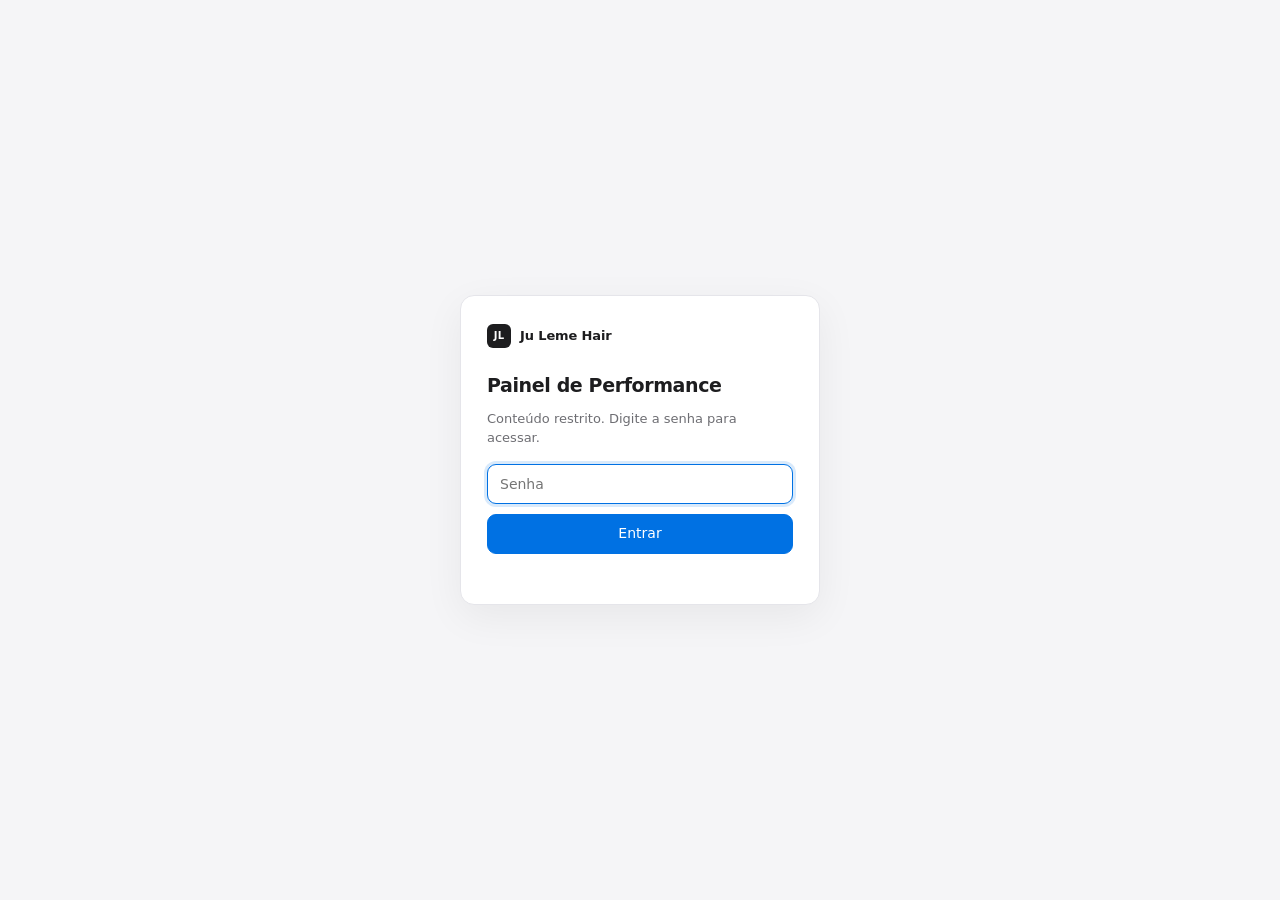
<file: index.html>
<!DOCTYPE html>
<html lang="pt-BR">
<head>
<meta charset="UTF-8">
<meta name="viewport" content="width=device-width,initial-scale=1">
<meta name="robots" content="noindex,nofollow,noarchive">
<meta name="referrer" content="no-referrer">
<title>Ju Leme Hair — Painel de Performance</title>
<link rel="stylesheet" href="style.css">
<link rel="icon" href="data:image/svg+xml,%3Csvg xmlns='http://www.w3.org/2000/svg' viewBox='0 0 32 32'%3E%3Crect width='32' height='32' rx='7' fill='%231D1D1F'/%3E%3Ctext x='16' y='21' text-anchor='middle' font-family='-apple-system,Inter,sans-serif' font-size='13' font-weight='700' fill='%23fff'%3EJL%3C/text%3E%3C/svg%3E">
</head>
<body>
<!-- Gate de senha. O dado (data/GLOBAL_DATASET.public.enc) é AES-256-GCM; a chave deriva da senha (PBKDF2).
     Nada do painel (scripts, dado) é carregado antes do desbloqueio. Mesma senha do relatório anterior. -->
<div class="gate" id="gate">
  <form class="gate-box" id="gate-form" autocomplete="off">
    <div class="brand"><div class="brand-mk">JL</div><div class="brand-t">Ju Leme Hair</div></div>
    <h1>Painel de Performance</h1>
    <p>Conteúdo restrito. Digite a senha para acessar.</p>
    <input type="text" name="username" value="julemhair" autocomplete="username" hidden tabindex="-1" aria-hidden="true">
    <input type="password" id="gate-pw" placeholder="Senha" autofocus autocomplete="current-password">
    <button type="submit" class="btn pri" id="gate-btn">Entrar</button>
    <div class="gate-err" id="gate-err" role="alert"></div>
  </form>
</div>
<div class="shell" id="shell" hidden>
  <aside class="side" id="side">
    <div class="side-h"><div class="brand"><div class="brand-mk">JL</div><div class="brand-t">Ju Leme Hair</div></div></div>
    <nav class="nav" id="nav"></nav>
    <div class="side-f">Meta Graph v23 · Nuvemshop · Pixel<br>Infinity API · atualizado 12/09/2026</div>
  </aside>
  <main class="main" id="main">
    <header class="top">
      <div class="top-l"><button class="menu-btn" id="btnMenu" aria-label="Abrir menu" aria-expanded="false"><svg viewBox="0 0 24 24" aria-hidden="true"><path d="M4 7h16M4 12h16M4 17h16"/></svg></button><div class="crumb" id="crumb"></div></div>
      <div class="top-r">
        <span class="per"><b>13/08 – 11/09</b> · vs 14/07 – 12/08</span>
        <button class="btn" id="btnPrint" title="Exportar PDF"><svg viewBox="0 0 24 24"><path d="M6 9V3h12v6M6 18H4a2 2 0 0 1-2-2v-5a2 2 0 0 1 2-2h16a2 2 0 0 1 2 2v5a2 2 0 0 1-2 2h-2"/><rect x="6" y="14" width="12" height="7"/></svg>PDF</button>
      </div>
    </header>
    <div class="view" id="view"></div>
  </main>
</div>
<div class="nav-ov" id="navOv" aria-hidden="true"></div>
<aside class="panel" id="panel"><div class="pn-h"><div class="lbl" id="pnLbl"></div><button class="pn-x" id="pnX" aria-label="Fechar"><svg width="14" height="14" viewBox="0 0 24 24" fill="none" stroke="currentColor" stroke-width="2" stroke-linecap="round"><path d="M6 6l12 12M18 6 6 18"/></svg></button></div><div class="pn-b" id="pnB"></div></aside>
<div class="fab" id="fab"><span id="fabTxt"></span><button id="fabGo">Comparar</button><button class="x" id="fabX">×</button></div>
<div class="ov" id="ov"><div class="md"><div class="md-h"><span class="h2" id="mdT">Comparação</span><button class="pn-x" id="mdX">✕</button></div><div class="md-b" id="mdB"></div></div></div>
<script>
(function () {
  'use strict';
  /* SHA-256 da senha (mesma do relatório anterior). Comparação pelo hash evita o texto puro no fonte;
     a proteção real é a criptografia do dado: sem a senha correta o AES-GCM falha na autenticação. */
  const HASH = '521f43540497e21fcb5bc3908949c7a0354ed62ab8a31cb79a10ce735b84d62f';
  const DATA = 'data/GLOBAL_DATASET.public.enc';
  const SCRIPTS = ['core.js', 'sections/resumo.js', 'sections/plano.js', 'sections/meta.js', 'sections/criativos.js', 'sections/fadiga.js', 'sections/plataformas.js', 'sections/publico.js', 'sections/loja.js', 'sections/origem.js', 'sections/influenciadoras.js', 'sections/rastreamento.js', 'sections/publicos.js', 'sections/auditoria.js', 'sections/conta.js', 'sections/ga4.js', 'sections/google-ads.js', 'app.js'];
  const CHART = { src: 'https://cdn.jsdelivr.net/npm/chart.js@4.4.1/dist/chart.umd.min.js', integrity: 'sha384-9nhczxUqK87bcKHh20fSQcTGD4qq5GhayNYSYWqwBkINBhOfQLg/P5HG5lF1urn4' };
  const $ = id => document.getElementById(id);
  const form = $('gate-form'), pw = $('gate-pw'), btn = $('gate-btn'), err = $('gate-err');
  const enc = new TextEncoder();
  const hex = b => Array.from(new Uint8Array(b)).map(x => x.toString(16).padStart(2, '0')).join('');
  const b64 = s => Uint8Array.from(atob(s), c => c.charCodeAt(0));
  const load = (src, attrs = {}) => new Promise((ok, ko) => { const s = document.createElement('script'); s.src = src; Object.assign(s, attrs); s.onload = ok; s.onerror = () => ko(new Error('falha ao carregar ' + src)); document.body.appendChild(s); });
  async function decrypt(pkg, pass) {
    const km = await crypto.subtle.importKey('raw', enc.encode(pass), 'PBKDF2', false, ['deriveKey']);
    const key = await crypto.subtle.deriveKey({ name: 'PBKDF2', hash: 'SHA-256', salt: b64(pkg.salt), iterations: pkg.iter }, km, { name: 'AES-GCM', length: 256 }, false, ['decrypt']);
    const plain = await crypto.subtle.decrypt({ name: 'AES-GCM', iv: b64(pkg.iv), additionalData: enc.encode(pkg.aad) }, key, b64(pkg.ct));
    const stream = new Blob([plain]).stream().pipeThrough(new DecompressionStream('gzip'));
    return JSON.parse(await new Response(stream).text());
  }
  let busy = false;
  form.addEventListener('submit', async e => {
    e.preventDefault(); if (busy) return;
    const pass = pw.value; err.textContent = '';
    if (!pass) return;
    const h = hex(await crypto.subtle.digest('SHA-256', enc.encode(pass)));
    if (h !== HASH) { err.textContent = 'Senha incorreta.'; pw.value = ''; pw.focus(); return; }
    busy = true; btn.disabled = true; btn.textContent = 'Abrindo…'; const t0 = performance.now();
    try {
      const r = await fetch(DATA, { cache: 'no-store' }); if (!r.ok) throw new Error('dados indisponíveis (' + r.status + ')');
      window.G = await decrypt(await r.json(), pass);
      pw.value = '';
      await load(CHART.src, { integrity: CHART.integrity, crossOrigin: 'anonymous' });
      for (const s of SCRIPTS) await load(s);
      window.__UNLOCK_MS = Math.round(performance.now() - t0);
      $('gate').remove(); $('shell').hidden = false;
    } catch (ex) {
      console.warn('[gate]', ex);
      err.textContent = 'Não foi possível abrir o painel: ' + ex.message; busy = false; btn.disabled = false; btn.textContent = 'Entrar';
    }
  });
})();
</script>
</body>
</html>
</file>
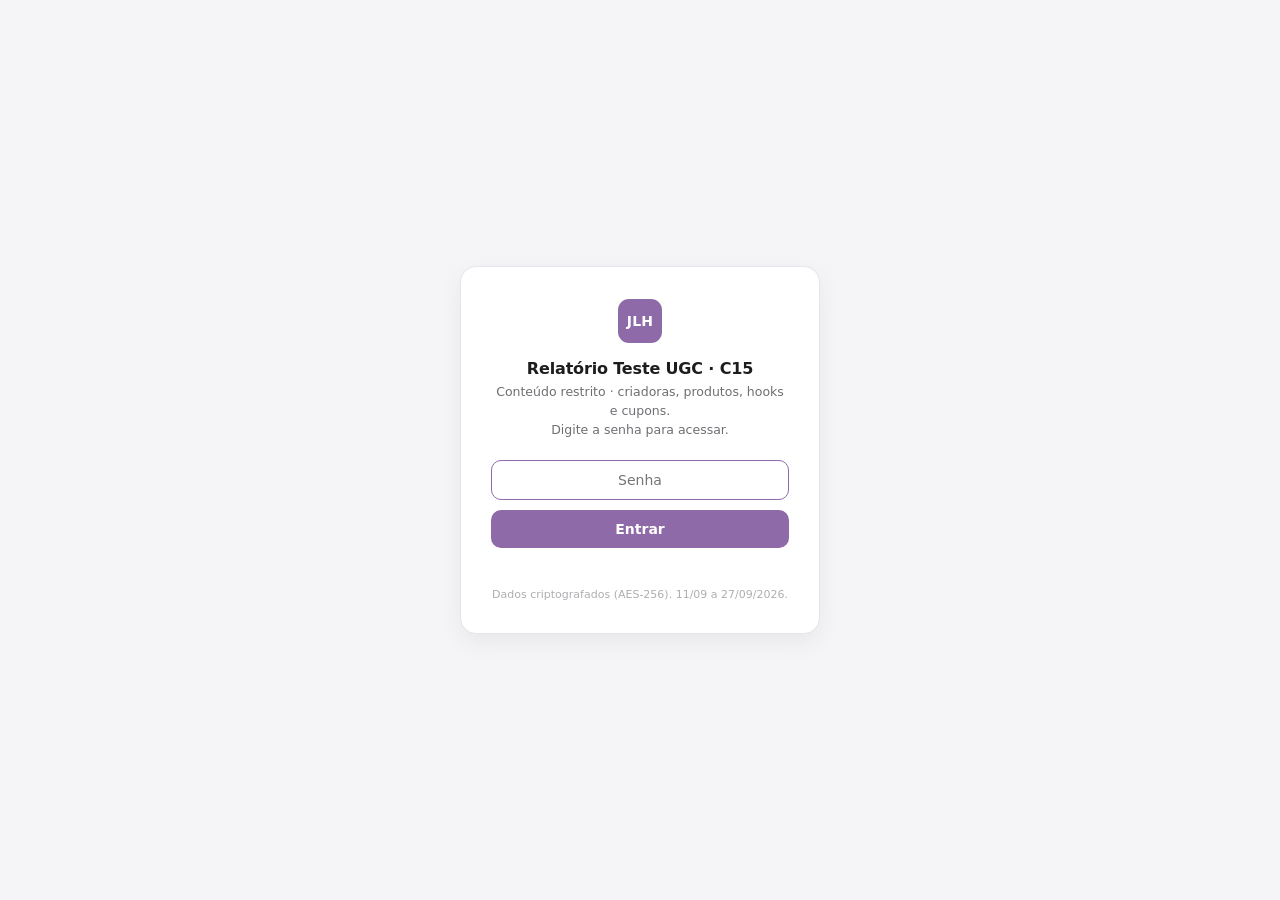
<file: c15-ugc/index.html>
<!DOCTYPE html>
<html lang="pt-BR"><head>
<meta charset="utf-8">
<meta name="viewport" content="width=device-width, initial-scale=1">
<meta name="robots" content="noindex, nofollow">
<title>Teste UGC C15 · Ju Leme Hair</title>
<!-- Gate de senha. O relatório (data/report.enc) é AES-256-GCM; a chave deriva da senha (PBKDF2-SHA256, 310k).
     Nada dos números é carregado antes do desbloqueio. Senha própria deste relatório. Repositório público:
     sem a senha correta o AES-GCM falha na autenticação e nada é revelado. -->
<style>
  :root{--bg:#F5F5F7;--card:#FFFFFF;--bd:#E5E5EA;--t1:#1D1D1F;--t2:#6E6E73;--brand:#8E6BA8;--neg:#FF3B30}
  *{box-sizing:border-box;margin:0;padding:0}
  html,body{height:100%}
  body{font-family:-apple-system,"SF Pro Text",Inter,system-ui,sans-serif;background:var(--bg);color:var(--t1);-webkit-font-smoothing:antialiased}
  #gate{min-height:100%;display:grid;place-items:center;padding:24px}
  .box{background:var(--card);border:1px solid var(--bd);border-radius:16px;padding:32px 30px;max-width:360px;width:100%;box-shadow:0 8px 24px rgba(0,0,0,.06);text-align:center}
  .mk{width:44px;height:44px;border-radius:11px;background:var(--brand);color:#fff;font-size:14px;font-weight:700;display:grid;place-items:center;margin:0 auto 16px;letter-spacing:.02em}
  .box h1{font-size:16px;font-weight:600;letter-spacing:-.01em;margin-bottom:5px}
  .box p{font-size:12.5px;color:var(--t2);line-height:1.5;margin-bottom:20px}
  #gate-form{display:flex;flex-direction:column;gap:10px}
  input{font:inherit;font-size:14px;border:1px solid var(--bd);border-radius:10px;padding:11px 13px;outline:none;text-align:center}
  input:focus{border-color:var(--brand)}
  button{font:inherit;font-size:14px;font-weight:600;background:var(--brand);color:#fff;border:none;border-radius:10px;padding:11px;cursor:pointer}
  button:disabled{opacity:.6;cursor:default}
  .err{font-size:12px;color:var(--neg);min-height:16px}
  .lock{font-size:11px;color:#AEAEB2;margin-top:14px}
  iframe{border:none;width:100%;height:100vh;display:block}
</style></head>
<body>
<div id="gate">
  <div class="box">
    <div class="mk">JLH</div>
    <h1>Relatório Teste UGC · C15</h1>
    <p>Conteúdo restrito · criadoras, produtos, hooks e cupons.<br>Digite a senha para acessar.</p>
    <form id="gate-form">
      <input type="password" id="gate-pw" placeholder="Senha" autofocus autocomplete="current-password">
      <button type="submit" id="gate-btn">Entrar</button>
      <div class="err" id="gate-err"></div>
    </form>
    <div class="lock">Dados criptografados (AES-256). 11/09 a 27/09/2026.</div>
  </div>
</div>
<script>
(function () {
  'use strict';
  const HASH = 'df3eb103ede2f695974b630802a3f2d34e27016c96ab6b8177ed9698561e5fa3';
  const DATA = 'data/report.enc';
  const $ = id => document.getElementById(id);
  const form = $('gate-form'), pw = $('gate-pw'), btn = $('gate-btn'), err = $('gate-err');
  const enc = new TextEncoder();
  const hex = b => Array.from(new Uint8Array(b)).map(x => x.toString(16).padStart(2, '0')).join('');
  const b64 = s => Uint8Array.from(atob(s), c => c.charCodeAt(0));
  async function decrypt(pkg, pass) {
    const km = await crypto.subtle.importKey('raw', enc.encode(pass), 'PBKDF2', false, ['deriveKey']);
    const key = await crypto.subtle.deriveKey({ name: 'PBKDF2', hash: 'SHA-256', salt: b64(pkg.salt), iterations: pkg.iter }, km, { name: 'AES-GCM', length: 256 }, false, ['decrypt']);
    const plain = await crypto.subtle.decrypt({ name: 'AES-GCM', iv: b64(pkg.iv), additionalData: enc.encode(pkg.aad) }, key, b64(pkg.ct));
    const stream = new Blob([plain]).stream().pipeThrough(new DecompressionStream('gzip'));
    return await new Response(stream).text();
  }
  let busy = false;
  form.addEventListener('submit', async e => {
    e.preventDefault(); if (busy) return;
    const pass = pw.value; err.textContent = '';
    if (!pass) return;
    const h = hex(await crypto.subtle.digest('SHA-256', enc.encode(pass)));
    if (h !== HASH) { err.textContent = 'Senha incorreta.'; pw.value = ''; pw.focus(); return; }
    busy = true; btn.disabled = true; btn.textContent = 'Abrindo…';
    try {
      const r = await fetch(DATA, { cache: 'no-store' }); if (!r.ok) throw new Error('dados indisponíveis (' + r.status + ')');
      const html = await decrypt(await r.json(), pass);
      pw.value = '';
      const frame = document.createElement('iframe');
      frame.setAttribute('sandbox', 'allow-scripts allow-popups');
      frame.srcdoc = html;
      document.body.innerHTML = '';
      document.body.appendChild(frame);
    } catch (ex) {
      console.warn('[gate]', ex);
      err.textContent = 'Não foi possível abrir: ' + ex.message; busy = false; btn.disabled = false; btn.textContent = 'Entrar';
    }
  });
})();
</script>
</body></html>
</file>
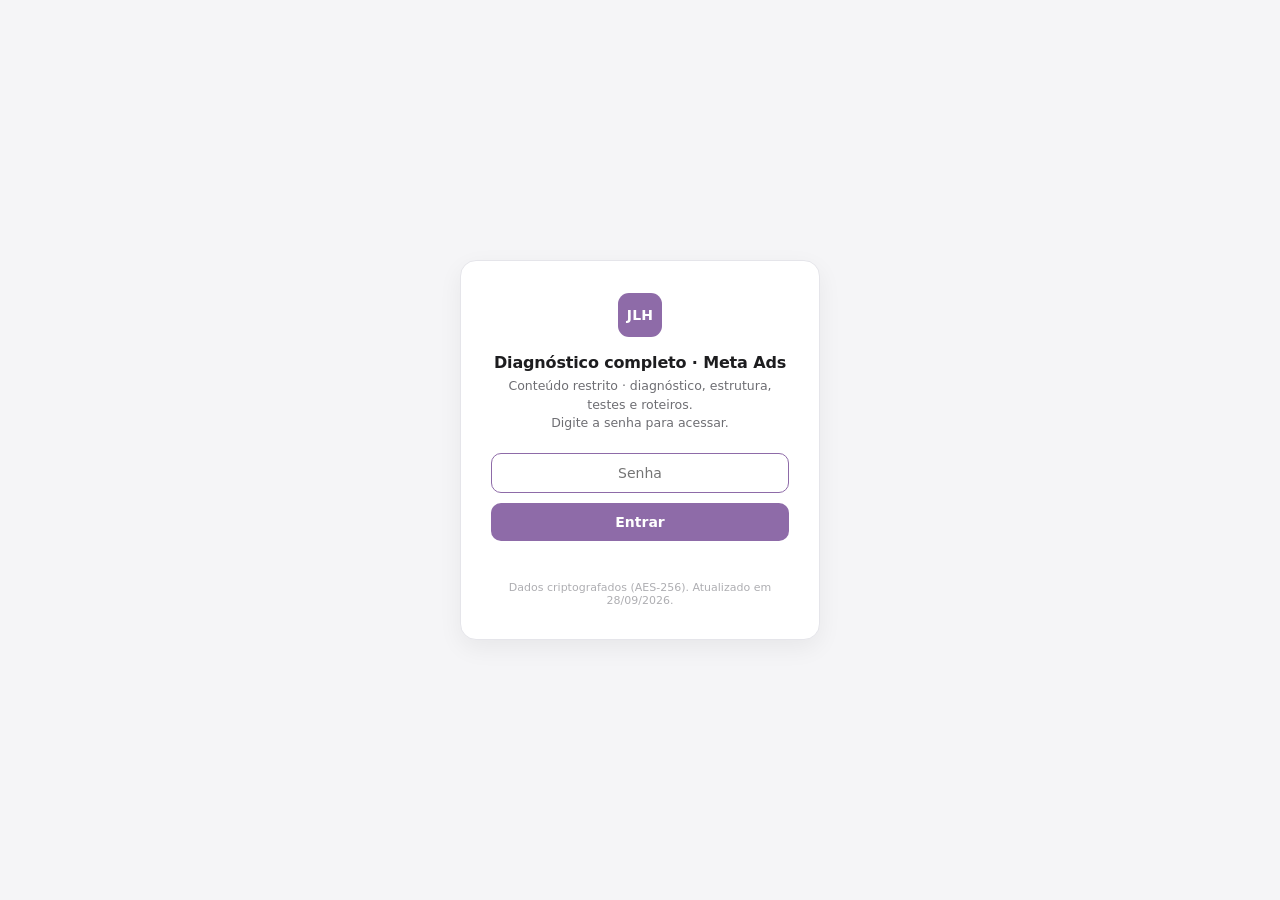
<file: diagnostico-completo/index.html>
<!DOCTYPE html>
<html lang="pt-BR"><head>
<meta charset="utf-8">
<meta name="viewport" content="width=device-width, initial-scale=1">
<meta name="robots" content="noindex, nofollow">
<title>Diagnóstico completo · Ju Leme Hair</title>
<!-- Gate de senha. O relatório (data/report.enc) é AES-256-GCM; a chave deriva da senha (PBKDF2-SHA256, 310k).
     Nada dos números é carregado antes do desbloqueio. Senha própria deste relatório. Repositório público:
     sem a senha correta o AES-GCM falha na autenticação e nada é revelado. -->
<style>
  :root{--bg:#F5F5F7;--card:#FFFFFF;--bd:#E5E5EA;--t1:#1D1D1F;--t2:#6E6E73;--brand:#8E6BA8;--neg:#FF3B30}
  *{box-sizing:border-box;margin:0;padding:0}
  html,body{height:100%}
  body{font-family:-apple-system,"SF Pro Text",Inter,system-ui,sans-serif;background:var(--bg);color:var(--t1);-webkit-font-smoothing:antialiased}
  #gate{min-height:100%;display:grid;place-items:center;padding:24px}
  .box{background:var(--card);border:1px solid var(--bd);border-radius:16px;padding:32px 30px;max-width:360px;width:100%;box-shadow:0 8px 24px rgba(0,0,0,.06);text-align:center}
  .mk{width:44px;height:44px;border-radius:11px;background:var(--brand);color:#fff;font-size:14px;font-weight:700;display:grid;place-items:center;margin:0 auto 16px;letter-spacing:.02em}
  .box h1{font-size:16px;font-weight:600;letter-spacing:-.01em;margin-bottom:5px}
  .box p{font-size:12.5px;color:var(--t2);line-height:1.5;margin-bottom:20px}
  #gate-form{display:flex;flex-direction:column;gap:10px}
  input{font:inherit;font-size:14px;border:1px solid var(--bd);border-radius:10px;padding:11px 13px;outline:none;text-align:center}
  input:focus{border-color:var(--brand)}
  button{font:inherit;font-size:14px;font-weight:600;background:var(--brand);color:#fff;border:none;border-radius:10px;padding:11px;cursor:pointer}
  button:disabled{opacity:.6;cursor:default}
  .err{font-size:12px;color:var(--neg);min-height:16px}
  .lock{font-size:11px;color:#AEAEB2;margin-top:14px}
  iframe{border:none;width:100%;height:100vh;display:block}
</style></head>
<body>
<div id="gate">
  <div class="box">
    <div class="mk">JLH</div>
    <h1>Diagnóstico completo · Meta Ads</h1>
    <p>Conteúdo restrito · diagnóstico, estrutura, testes e roteiros.<br>Digite a senha para acessar.</p>
    <form id="gate-form">
      <input type="password" id="gate-pw" placeholder="Senha" autofocus autocomplete="current-password">
      <button type="submit" id="gate-btn">Entrar</button>
      <div class="err" id="gate-err"></div>
    </form>
    <div class="lock">Dados criptografados (AES-256). Atualizado em 28/09/2026.</div>
  </div>
</div>
<script>
(function () {
  'use strict';
  const HASH = 'cd0e9708f25eb0cae9d927382d01f07062e542ed0b272a4455b97b4879602f34';
  const DATA = 'data/report.enc';
  const $ = id => document.getElementById(id);
  const form = $('gate-form'), pw = $('gate-pw'), btn = $('gate-btn'), err = $('gate-err');
  const enc = new TextEncoder();
  const hex = b => Array.from(new Uint8Array(b)).map(x => x.toString(16).padStart(2, '0')).join('');
  const b64 = s => Uint8Array.from(atob(s), c => c.charCodeAt(0));
  async function decrypt(pkg, pass) {
    const km = await crypto.subtle.importKey('raw', enc.encode(pass), 'PBKDF2', false, ['deriveKey']);
    const key = await crypto.subtle.deriveKey({ name: 'PBKDF2', hash: 'SHA-256', salt: b64(pkg.salt), iterations: pkg.iter }, km, { name: 'AES-GCM', length: 256 }, false, ['decrypt']);
    const plain = await crypto.subtle.decrypt({ name: 'AES-GCM', iv: b64(pkg.iv), additionalData: enc.encode(pkg.aad) }, key, b64(pkg.ct));
    const stream = new Blob([plain]).stream().pipeThrough(new DecompressionStream('gzip'));
    return await new Response(stream).text();
  }
  let busy = false;
  form.addEventListener('submit', async e => {
    e.preventDefault(); if (busy) return;
    const pass = pw.value; err.textContent = '';
    if (!pass) return;
    const h = hex(await crypto.subtle.digest('SHA-256', enc.encode(pass)));
    if (h !== HASH) { err.textContent = 'Senha incorreta.'; pw.value = ''; pw.focus(); return; }
    busy = true; btn.disabled = true; btn.textContent = 'Abrindo…';
    try {
      const r = await fetch(DATA, { cache: 'no-store' }); if (!r.ok) throw new Error('dados indisponíveis (' + r.status + ')');
      const html = await decrypt(await r.json(), pass);
      pw.value = '';
      const frame = document.createElement('iframe');
      frame.setAttribute('sandbox', 'allow-scripts allow-popups');
      frame.srcdoc = html;
      document.body.innerHTML = '';
      document.body.appendChild(frame);
    } catch (ex) {
      console.warn('[gate]', ex);
      err.textContent = 'Não foi possível abrir: ' + ex.message; busy = false; btn.disabled = false; btn.textContent = 'Entrar';
    }
  });
})();
</script>
</body></html>
</file>
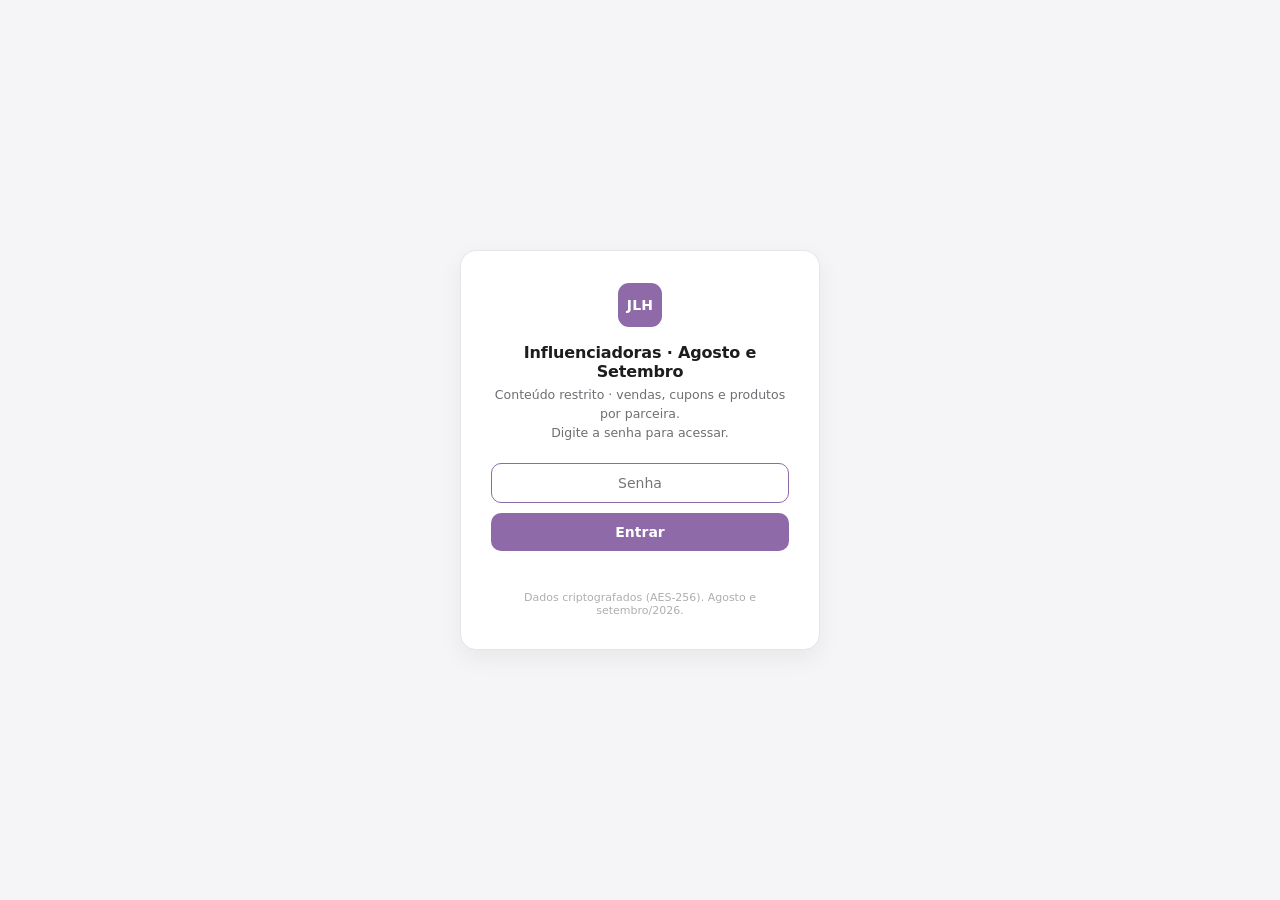
<file: influenciadoras-ago-set/index.html>
<!DOCTYPE html>
<html lang="pt-BR"><head>
<meta charset="utf-8">
<meta name="viewport" content="width=device-width, initial-scale=1">
<meta name="robots" content="noindex, nofollow">
<title>Influenciadoras · Agosto e Setembro · Ju Leme Hair</title>
<!-- Gate de senha. O relatório (data/report.enc) é AES-256-GCM; a chave deriva da senha (PBKDF2-SHA256, 310k).
     Nada dos números é carregado antes do desbloqueio. Senha própria deste relatório. Repositório público:
     sem a senha correta o AES-GCM falha na autenticação e nada é revelado. -->
<style>
  :root{--bg:#F5F5F7;--card:#FFFFFF;--bd:#E5E5EA;--t1:#1D1D1F;--t2:#6E6E73;--brand:#8E6BA8;--neg:#FF3B30}
  *{box-sizing:border-box;margin:0;padding:0}
  html,body{height:100%}
  body{font-family:-apple-system,"SF Pro Text",Inter,system-ui,sans-serif;background:var(--bg);color:var(--t1);-webkit-font-smoothing:antialiased}
  #gate{min-height:100%;display:grid;place-items:center;padding:24px}
  .box{background:var(--card);border:1px solid var(--bd);border-radius:16px;padding:32px 30px;max-width:360px;width:100%;box-shadow:0 8px 24px rgba(0,0,0,.06);text-align:center}
  .mk{width:44px;height:44px;border-radius:11px;background:var(--brand);color:#fff;font-size:14px;font-weight:700;display:grid;place-items:center;margin:0 auto 16px;letter-spacing:.02em}
  .box h1{font-size:16px;font-weight:600;letter-spacing:-.01em;margin-bottom:5px}
  .box p{font-size:12.5px;color:var(--t2);line-height:1.5;margin-bottom:20px}
  #gate-form{display:flex;flex-direction:column;gap:10px}
  input{font:inherit;font-size:14px;border:1px solid var(--bd);border-radius:10px;padding:11px 13px;outline:none;text-align:center}
  input:focus{border-color:var(--brand)}
  button{font:inherit;font-size:14px;font-weight:600;background:var(--brand);color:#fff;border:none;border-radius:10px;padding:11px;cursor:pointer}
  button:disabled{opacity:.6;cursor:default}
  .err{font-size:12px;color:var(--neg);min-height:16px}
  .lock{font-size:11px;color:#AEAEB2;margin-top:14px}
  iframe{border:none;width:100%;height:100vh;display:block}
</style></head>
<body>
<div id="gate">
  <div class="box">
    <div class="mk">JLH</div>
    <h1>Influenciadoras · Agosto e Setembro</h1>
    <p>Conteúdo restrito · vendas, cupons e produtos por parceira.<br>Digite a senha para acessar.</p>
    <form id="gate-form">
      <input type="password" id="gate-pw" placeholder="Senha" autofocus autocomplete="current-password">
      <button type="submit" id="gate-btn">Entrar</button>
      <div class="err" id="gate-err"></div>
    </form>
    <div class="lock">Dados criptografados (AES-256). Agosto e setembro/2026.</div>
  </div>
</div>
<script>
(function () {
  'use strict';
  const HASH = 'cd0e9708f25eb0cae9d927382d01f07062e542ed0b272a4455b97b4879602f34';
  const DATA = 'data/report.enc';
  const $ = id => document.getElementById(id);
  const form = $('gate-form'), pw = $('gate-pw'), btn = $('gate-btn'), err = $('gate-err');
  const enc = new TextEncoder();
  const hex = b => Array.from(new Uint8Array(b)).map(x => x.toString(16).padStart(2, '0')).join('');
  const b64 = s => Uint8Array.from(atob(s), c => c.charCodeAt(0));
  async function decrypt(pkg, pass) {
    const km = await crypto.subtle.importKey('raw', enc.encode(pass), 'PBKDF2', false, ['deriveKey']);
    const key = await crypto.subtle.deriveKey({ name: 'PBKDF2', hash: 'SHA-256', salt: b64(pkg.salt), iterations: pkg.iter }, km, { name: 'AES-GCM', length: 256 }, false, ['decrypt']);
    const plain = await crypto.subtle.decrypt({ name: 'AES-GCM', iv: b64(pkg.iv), additionalData: enc.encode(pkg.aad) }, key, b64(pkg.ct));
    const stream = new Blob([plain]).stream().pipeThrough(new DecompressionStream('gzip'));
    return await new Response(stream).text();
  }
  let busy = false;
  form.addEventListener('submit', async e => {
    e.preventDefault(); if (busy) return;
    const pass = pw.value; err.textContent = '';
    if (!pass) return;
    const h = hex(await crypto.subtle.digest('SHA-256', enc.encode(pass)));
    if (h !== HASH) { err.textContent = 'Senha incorreta.'; pw.value = ''; pw.focus(); return; }
    busy = true; btn.disabled = true; btn.textContent = 'Abrindo…';
    try {
      const r = await fetch(DATA, { cache: 'no-store' }); if (!r.ok) throw new Error('dados indisponíveis (' + r.status + ')');
      const html = await decrypt(await r.json(), pass);
      pw.value = '';
      const frame = document.createElement('iframe');
      frame.setAttribute('sandbox', 'allow-scripts allow-popups');
      frame.srcdoc = html;
      document.body.innerHTML = '';
      document.body.appendChild(frame);
    } catch (ex) {
      console.warn('[gate]', ex);
      err.textContent = 'Não foi possível abrir: ' + ex.message; busy = false; btn.disabled = false; btn.textContent = 'Entrar';
    }
  });
})();
</script>
</body></html>
</file>
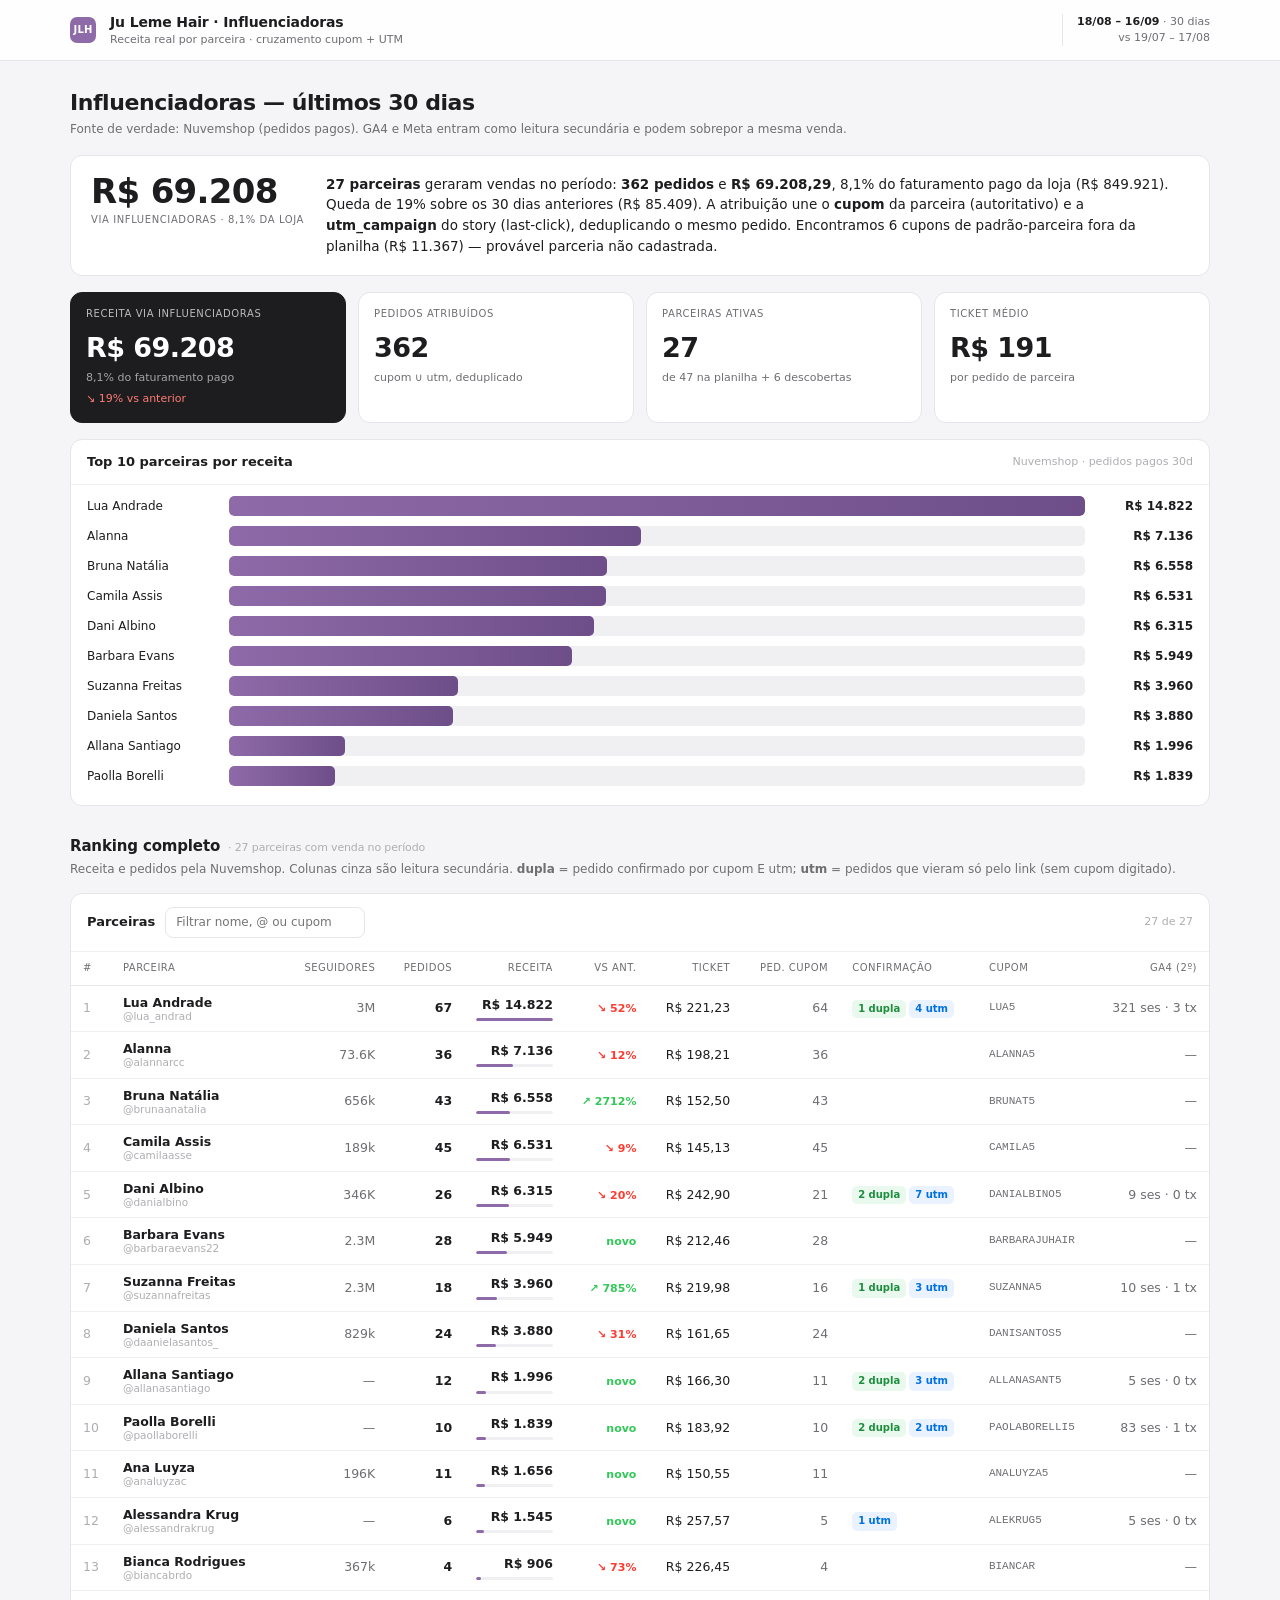
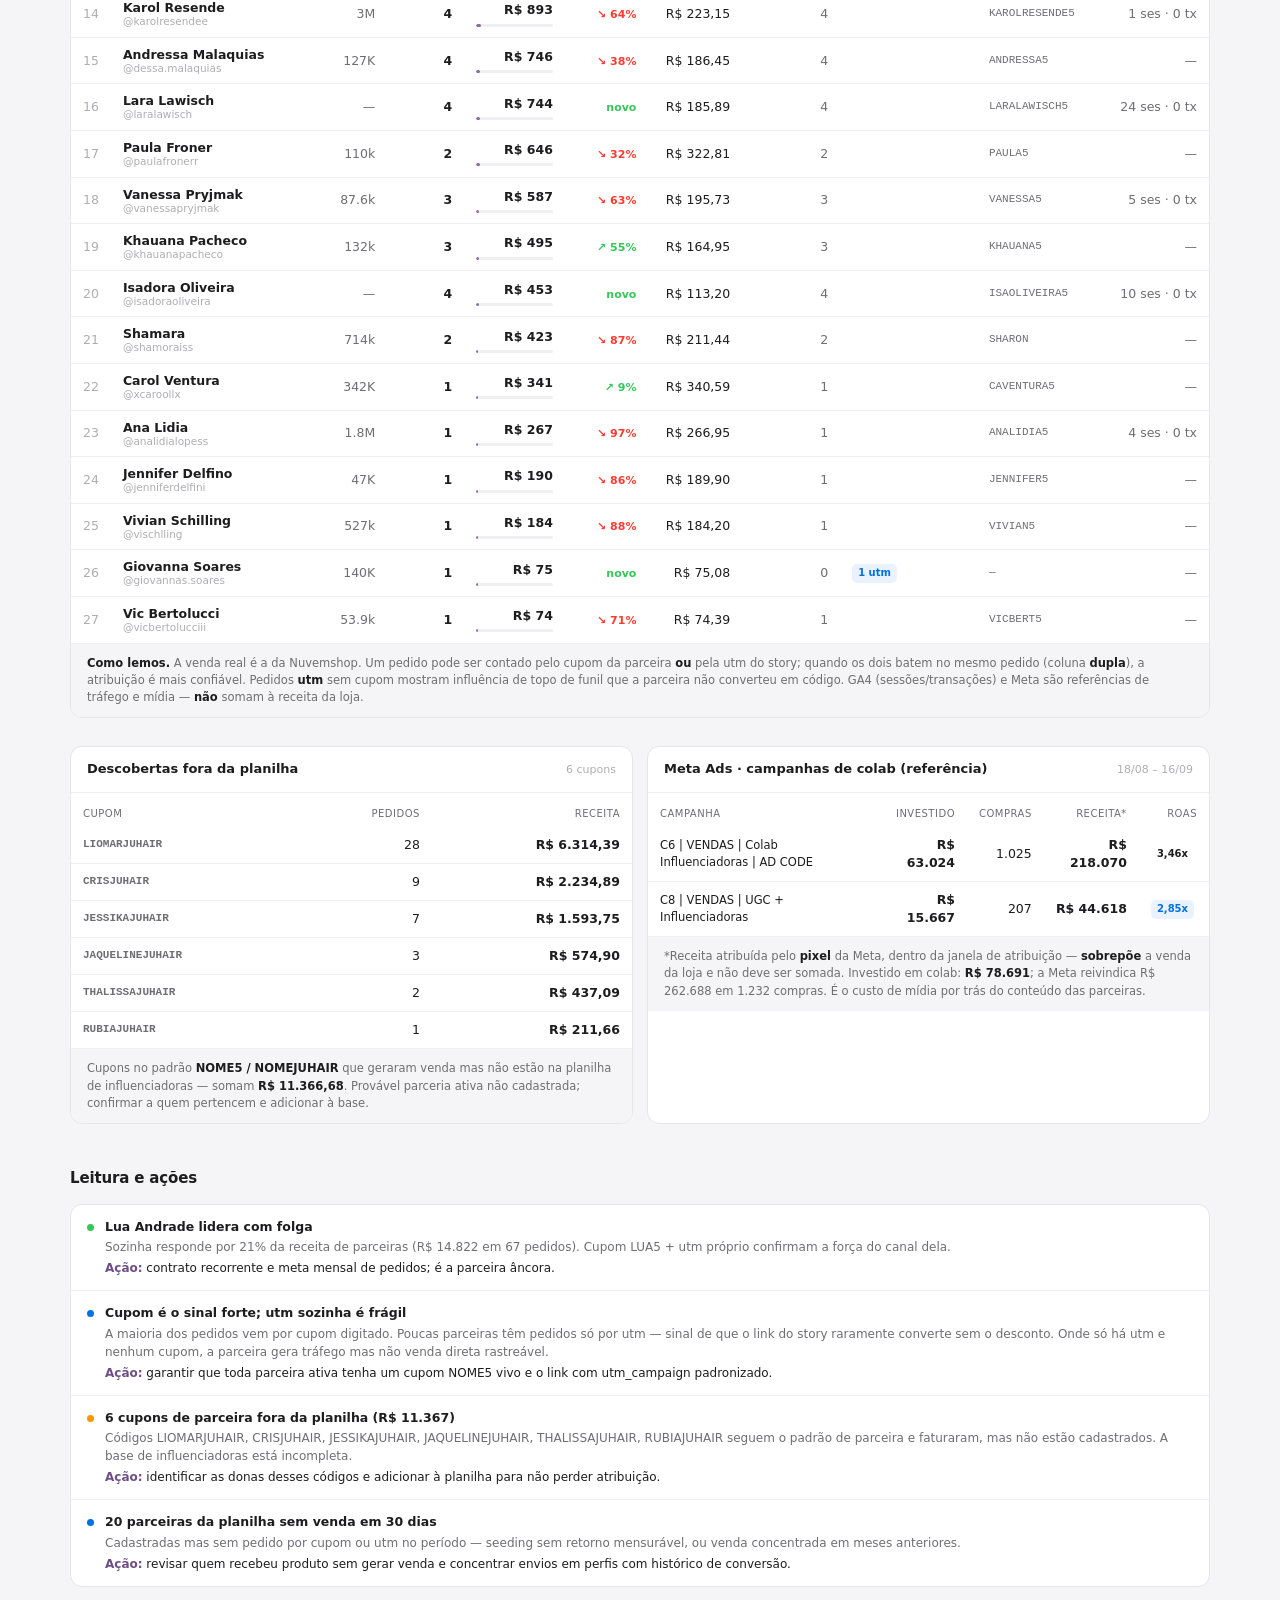
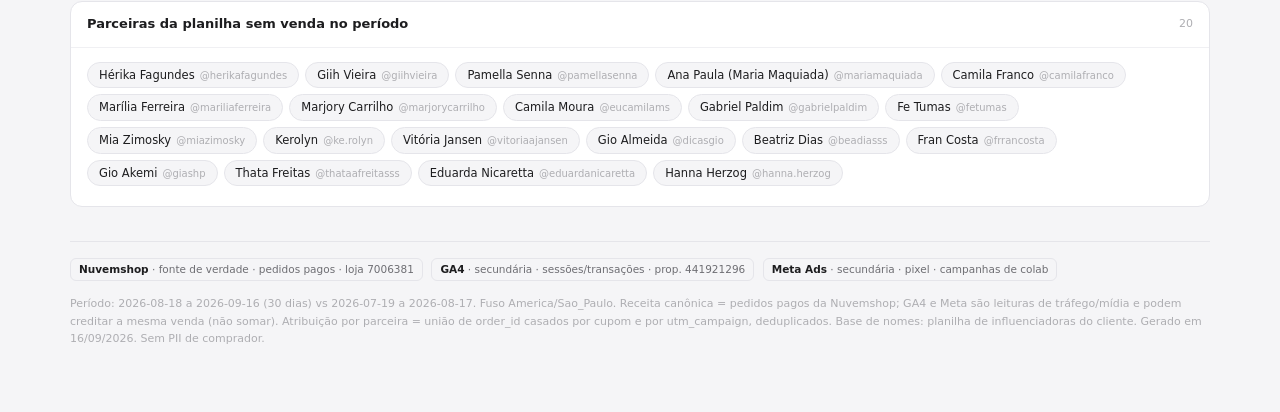
<file: influenciadoras/index.html>
<!DOCTYPE html>
<html lang="pt-BR"><head><meta charset="utf-8">
<meta name="viewport" content="width=device-width, initial-scale=1">
<title>Influenciadoras · 30 dias · Ju Leme Hair</title>
<style>
:root{
  --bg:#FFFFFF; --s2:#F5F5F7; --bd:#E5E5EA; --bd2:#F0F0F3;
  --t1:#1D1D1F; --t2:#6E6E73; --t3:#AEAEB2;
  --pos:#34C759; --neg:#FF3B30; --warn:#FF9500; --info:#0071E3;
  --brand:#8E6BA8; --brand-d:#6E4E88;
}
*{box-sizing:border-box;margin:0;padding:0}
html{-webkit-print-color-adjust:exact;print-color-adjust:exact}
body{font-family:-apple-system,"SF Pro Text",Inter,system-ui,sans-serif;background:var(--s2);color:var(--t1);font-size:13px;line-height:1.45;-webkit-font-smoothing:antialiased}
.num,td.r,td.money,.kv b,.k-v,.hbv{font-variant-numeric:tabular-nums}
.wrap{max-width:1180px;margin:0 auto;padding:0 20px 64px}
/* header */
header{position:sticky;top:0;z-index:20;background:rgba(255,255,255,.85);backdrop-filter:saturate(180%) blur(12px);border-bottom:1px solid var(--bd)}
.hd-in{max-width:1180px;margin:0 auto;padding:12px 20px;display:flex;align-items:center;gap:14px}
.mk{width:26px;height:26px;border-radius:7px;background:var(--brand);color:#fff;font-size:10px;font-weight:700;display:grid;place-items:center;letter-spacing:.02em}
.ht{font-size:14px;font-weight:600;letter-spacing:-.01em}
.hsub{font-size:11px;color:var(--t2)}
.per{margin-left:auto;font-size:11px;color:var(--t2);text-align:right;border-left:1px solid var(--bd);padding-left:14px}
.per b{color:var(--t1);font-weight:600}
/* section title */
h1{font-size:22px;font-weight:600;letter-spacing:-.02em;margin:26px 0 2px}
.h1s{font-size:12px;color:var(--t2);margin-bottom:16px}
h2{font-size:15px;font-weight:600;letter-spacing:-.01em;margin:30px 0 3px;display:flex;align-items:baseline;gap:8px}
h2 .c{font-size:11px;color:var(--t3);font-weight:500}
.sec-sub{font-size:12px;color:var(--t2);margin-bottom:14px}
/* lead */
.lead{background:var(--bg);border:1px solid var(--bd);border-radius:12px;padding:18px 20px;margin:8px 0 4px;display:flex;gap:22px;align-items:flex-start}
.lead .big{font-size:34px;font-weight:600;letter-spacing:-.02em;line-height:1;white-space:nowrap}
.lead .big small{display:block;font-size:10px;color:var(--t2);font-weight:500;text-transform:uppercase;letter-spacing:.06em;margin-top:7px}
.lead p{font-size:13.5px;color:var(--t1);line-height:1.55}
.lead p b{font-weight:600}
/* kpis */
.kpis{display:grid;grid-template-columns:repeat(4,1fr);gap:12px;margin:16px 0}
.kpi{background:var(--bg);border:1px solid var(--bd);border-radius:12px;padding:14px 15px}
.kpi.pri{background:var(--t1);color:#fff;border-color:var(--t1)}
.kpi .l{font-size:10px;text-transform:uppercase;letter-spacing:.06em;color:var(--t2);font-weight:500}
.kpi.pri .l{color:rgba(255,255,255,.7)}
.kpi .v{font-size:27px;font-weight:600;letter-spacing:-.02em;margin-top:6px;font-variant-numeric:tabular-nums}
.kpi .s{font-size:11px;color:var(--t2);margin-top:3px}
.kpi.pri .s{color:rgba(255,255,255,.6)}
.cmp{font-size:11px;font-weight:500;margin-top:5px;display:inline-block}
.cmp.pos,.d.pos{color:var(--pos)} .cmp.neg,.d.neg{color:var(--neg)} .cmp.muted{color:var(--t3)}
.kpi.pri .cmp.pos{color:#5EDC7B} .kpi.pri .cmp.neg{color:#FF7B73}
/* card */
.card{background:var(--bg);border:1px solid var(--bd);border-radius:12px;margin:14px 0;overflow:hidden}
.card-h{padding:13px 16px;border-bottom:1px solid var(--bd2);display:flex;align-items:center;gap:10px}
.card-h .t{font-size:13px;font-weight:600}
.card-h .cnt{font-size:11px;color:var(--t3);margin-left:auto}
.card-note{padding:11px 16px;font-size:11.5px;color:var(--t2);border-top:1px solid var(--bd2);line-height:1.5;background:var(--s2)}
.card-note b{color:var(--t1);font-weight:600}
/* search */
.search{font:inherit;font-size:12px;border:1px solid var(--bd);border-radius:8px;padding:6px 10px;width:200px;color:var(--t1);outline:none}
.search:focus{border-color:var(--brand)}
/* table */
table{width:100%;border-collapse:collapse}
thead th{position:sticky;top:51px;background:var(--bg);z-index:5;font-size:10px;text-transform:uppercase;letter-spacing:.05em;color:var(--t2);font-weight:500;text-align:left;padding:9px 12px;border-bottom:1px solid var(--bd);white-space:nowrap}
thead th.r{text-align:right}
tbody td{padding:9px 12px;border-bottom:1px solid var(--bd2);font-size:12.5px;vertical-align:middle}
tbody tr:hover{background:var(--s2)}
tbody tr:last-child td{border-bottom:none}
td.r{text-align:right}
td.rk{color:var(--t3);font-variant-numeric:tabular-nums;width:26px}
td.nm .nmw{display:flex;flex-direction:column;line-height:1.2}
td.nm b{font-weight:600}
td.nm .hd{font-size:10.5px;color:var(--t3)}
td.money{font-weight:600}
td.mono,.mono{font-family:ui-monospace,SFMono-Regular,Menlo,monospace;font-size:11px;color:var(--t2)}
td.nm2{font-size:11.5px;max-width:340px}
.minibar{height:3px;background:var(--bd2);border-radius:2px;margin-top:4px;overflow:hidden}
.minibar i{display:block;height:100%;border-radius:2px}
.seg{color:var(--t2)}
.d{font-size:11px;font-weight:600}
.tags{white-space:nowrap}
.pill{display:inline-block;font-size:10px;font-weight:600;padding:2px 6px;border-radius:5px;margin-right:3px}
.pill.ok{background:#EAF9EE;color:#1E8E3E}
.pill.i{background:#EAF2FF;color:#0071E3}
.pill.at{background:#FFF4E5;color:#B25E00}
.chip{display:inline-flex;align-items:baseline;gap:5px;background:var(--s2);border:1px solid var(--bd);border-radius:16px;padding:4px 11px;font-size:11.5px;margin:0 6px 6px 0}
.chip em{font-style:normal;color:var(--t3);font-size:10px}
/* hero bars */
.hbwrap{padding:6px 16px 14px}
.hb{display:grid;grid-template-columns:130px 1fr 96px;align-items:center;gap:12px;padding:5px 0}
.hbn{font-size:12px;font-weight:500;white-space:nowrap;overflow:hidden;text-overflow:ellipsis}
.hbt{height:20px;background:var(--bd2);border-radius:5px;overflow:hidden}
.hbt i{display:block;height:100%;background:linear-gradient(90deg,var(--brand),var(--brand-d));border-radius:5px;animation:grow .6s ease-out both}
.hbv{text-align:right;font-size:12px;font-weight:600;font-variant-numeric:tabular-nums}
@keyframes grow{from{transform:scaleX(0);transform-origin:left}to{transform:scaleX(1)}}
/* kv */
.kvgrid{display:grid;grid-template-columns:1fr 1fr;gap:0 26px;padding:14px 16px}
.kv{display:flex;justify-content:space-between;padding:7px 0;border-bottom:1px solid var(--bd2);font-size:12.5px}
.kv span{color:var(--t2)} .kv b{font-weight:600}
/* alert */
.al{display:flex;gap:11px;padding:13px 16px;border-bottom:1px solid var(--bd2)}
.al:last-child{border-bottom:none}
.al .dot{width:7px;height:7px;border-radius:50%;margin-top:6px;flex:none}
.al.w .dot{background:var(--warn)} .al.i .dot{background:var(--info)} .al.g .dot{background:var(--pos)}
.al .tt{font-size:12.5px;font-weight:600;margin-bottom:2px}
.al .dd{font-size:12px;color:var(--t2);line-height:1.5}
.al .ac{font-size:12px;color:var(--t1);margin-top:4px}
.al .ac b{color:var(--brand-d)}
.g2{display:grid;grid-template-columns:1fr 1fr;gap:14px}
.foot{margin-top:34px;padding-top:16px;border-top:1px solid var(--bd);font-size:11px;color:var(--t3);line-height:1.6}
.src{display:inline-block;background:var(--s2);border:1px solid var(--bd);border-radius:6px;padding:2px 8px;margin:0 5px 5px 0;font-size:10.5px;color:var(--t2)}
.src b{color:var(--t1);font-weight:600}
@media (max-width:920px){
  .kpis{grid-template-columns:repeat(2,1fr)} .g2{grid-template-columns:1fr}
  .lead{flex-direction:column;gap:12px} .hb{grid-template-columns:96px 1fr 82px}
  .seg.ga,thead th.ga{display:none}
  .tblscroll{overflow-x:auto} table{min-width:760px}
}
@media (prefers-reduced-motion:reduce){*{animation:none!important}}
@media print{body{background:#fff}header{position:static}.card,tr,.kpi,.lead{break-inside:avoid}thead th{position:static}}
</style></head>
<body>
<header><div class="hd-in">
  <div class="mk">JLH</div>
  <div><div class="ht">Ju Leme Hair · Influenciadoras</div><div class="hsub">Receita real por parceira · cruzamento cupom + UTM</div></div>
  <div class="per"><b>18/08 – 16/09</b> · 30 dias<br>vs 19/07 – 17/08</div>
</div></header>

<div class="wrap">
  <h1>Influenciadoras — últimos 30 dias</h1>
  <div class="h1s">Fonte de verdade: Nuvemshop (pedidos pagos). GA4 e Meta entram como leitura secundária e podem sobrepor a mesma venda.</div>

  <div class="lead">
    <div class="big">R$ 69.208<small>via influenciadoras · 8,1% da loja</small></div>
    <p><b>27 parceiras</b> geraram vendas no período: <b>362 pedidos</b> e <b>R$ 69.208,29</b>, 8,1% do faturamento pago da loja (R$ 849.921). Queda de 19% sobre os 30 dias anteriores (R$ 85.409). A atribuição une o <b>cupom</b> da parceira (autoritativo) e a <b>utm_campaign</b> do story (last-click), deduplicando o mesmo pedido. Encontramos 6 cupons de padrão-parceira fora da planilha (R$ 11.367) — provável parceria não cadastrada.</p>
  </div>

  <div class="kpis">
    <div class="kpi pri"><div class="l">Receita via influenciadoras</div><div class="v">R$ 69.208</div><div class="s">8,1% do faturamento pago</div><span class="cmp neg">↘ 19% vs anterior</span></div>
    <div class="kpi"><div class="l">Pedidos atribuídos</div><div class="v">362</div><div class="s">cupom ∪ utm, deduplicado</div></div>
    <div class="kpi"><div class="l">Parceiras ativas</div><div class="v">27</div><div class="s">de 47 na planilha + 6 descobertas</div></div>
    <div class="kpi"><div class="l">Ticket médio</div><div class="v">R$ 191</div><div class="s">por pedido de parceira</div></div>
  </div>

  <div class="card">
    <div class="card-h"><span class="t">Top 10 parceiras por receita</span><span class="cnt">Nuvemshop · pedidos pagos 30d</span></div>
    <div class="hbwrap"><div class="hb"><span class="hbn">Lua Andrade</span><div class="hbt"><i style="width:100.0%"></i></div><span class="hbv">R$ 14.822</span></div><div class="hb"><span class="hbn">Alanna</span><div class="hbt"><i style="width:48.1%"></i></div><span class="hbv">R$ 7.136</span></div><div class="hb"><span class="hbn">Bruna Natália</span><div class="hbt"><i style="width:44.2%"></i></div><span class="hbv">R$ 6.558</span></div><div class="hb"><span class="hbn">Camila Assis</span><div class="hbt"><i style="width:44.1%"></i></div><span class="hbv">R$ 6.531</span></div><div class="hb"><span class="hbn">Dani Albino</span><div class="hbt"><i style="width:42.6%"></i></div><span class="hbv">R$ 6.315</span></div><div class="hb"><span class="hbn">Barbara Evans</span><div class="hbt"><i style="width:40.1%"></i></div><span class="hbv">R$ 5.949</span></div><div class="hb"><span class="hbn">Suzanna Freitas</span><div class="hbt"><i style="width:26.7%"></i></div><span class="hbv">R$ 3.960</span></div><div class="hb"><span class="hbn">Daniela Santos</span><div class="hbt"><i style="width:26.2%"></i></div><span class="hbv">R$ 3.880</span></div><div class="hb"><span class="hbn">Allana Santiago</span><div class="hbt"><i style="width:13.5%"></i></div><span class="hbv">R$ 1.996</span></div><div class="hb"><span class="hbn">Paolla Borelli</span><div class="hbt"><i style="width:12.4%"></i></div><span class="hbv">R$ 1.839</span></div></div>
  </div>

  <h2>Ranking completo <span class="c">· 27 parceiras com venda no período</span></h2>
  <div class="sec-sub">Receita e pedidos pela Nuvemshop. Colunas cinza são leitura secundária. <b>dupla</b> = pedido confirmado por cupom E utm; <b>utm</b> = pedidos que vieram só pelo link (sem cupom digitado).</div>
  <div class="card">
    <div class="card-h"><span class="t">Parceiras</span><input class="search" id="q" placeholder="Filtrar nome, @ ou cupom"><span class="cnt" id="cnt">27 de 27</span></div>
    <div class="tblscroll"><table>
      <thead><tr>
        <th>#</th><th>Parceira</th><th class="r ga">Seguidores</th><th class="r">Pedidos</th>
        <th class="r">Receita</th><th class="r">vs ant.</th><th class="r">Ticket</th>
        <th class="r ga">Ped. cupom</th><th>Confirmação</th><th class="ga">Cupom</th><th class="r ga">GA4 (2º)</th>
      </tr></thead>
      <tbody id="tb"><tr data-name="lua andrade lua_andrad lua5">
      <td class="rk">1</td>
      <td class="nm"><div class="nmw"><b>Lua Andrade</b><span class="hd">@lua_andrad</span></div></td>
      <td class="r seg">3M</td>
      <td class="r"><b>67</b></td>
      <td class="r money">R$ 14.822<div class="minibar"><i style="width:100.0%;background:var(--brand)"></i></div></td>
      <td class="r"><span class="d neg">↘ 52%</span></td>
      <td class="r">R$ 221,23</td>
      <td class="r seg">64</td>
      <td class="tags"><span class="pill ok" title="pedidos confirmados por cupom E utm">1 dupla</span><span class="pill i" title="pedidos só por utm (last-click)">4 utm</span></td>
      <td class="mono seg">LUA5</td>
      <td class="r seg ga">321 ses · 3 tx</td>
    </tr>
<tr data-name="alanna alannarcc alanna5">
      <td class="rk">2</td>
      <td class="nm"><div class="nmw"><b>Alanna</b><span class="hd">@alannarcc</span></div></td>
      <td class="r seg">73.6K</td>
      <td class="r"><b>36</b></td>
      <td class="r money">R$ 7.136<div class="minibar"><i style="width:48.1%;background:var(--brand)"></i></div></td>
      <td class="r"><span class="d neg">↘ 12%</span></td>
      <td class="r">R$ 198,21</td>
      <td class="r seg">36</td>
      <td class="tags"></td>
      <td class="mono seg">ALANNA5</td>
      <td class="r seg ga">—</td>
    </tr>
<tr data-name="bruna natália brunaanatalia brunat5">
      <td class="rk">3</td>
      <td class="nm"><div class="nmw"><b>Bruna Natália</b><span class="hd">@brunaanatalia</span></div></td>
      <td class="r seg">656k</td>
      <td class="r"><b>43</b></td>
      <td class="r money">R$ 6.558<div class="minibar"><i style="width:44.2%;background:var(--brand)"></i></div></td>
      <td class="r"><span class="d pos">↗ 2712%</span></td>
      <td class="r">R$ 152,50</td>
      <td class="r seg">43</td>
      <td class="tags"></td>
      <td class="mono seg">BRUNAT5</td>
      <td class="r seg ga">—</td>
    </tr>
<tr data-name="camila assis camilaasse camila5">
      <td class="rk">4</td>
      <td class="nm"><div class="nmw"><b>Camila Assis</b><span class="hd">@camilaasse</span></div></td>
      <td class="r seg">189k</td>
      <td class="r"><b>45</b></td>
      <td class="r money">R$ 6.531<div class="minibar"><i style="width:44.1%;background:var(--brand)"></i></div></td>
      <td class="r"><span class="d neg">↘ 9%</span></td>
      <td class="r">R$ 145,13</td>
      <td class="r seg">45</td>
      <td class="tags"></td>
      <td class="mono seg">CAMILA5</td>
      <td class="r seg ga">—</td>
    </tr>
<tr data-name="dani albino danialbino danialbino5">
      <td class="rk">5</td>
      <td class="nm"><div class="nmw"><b>Dani Albino</b><span class="hd">@danialbino</span></div></td>
      <td class="r seg">346K</td>
      <td class="r"><b>26</b></td>
      <td class="r money">R$ 6.315<div class="minibar"><i style="width:42.6%;background:var(--brand)"></i></div></td>
      <td class="r"><span class="d neg">↘ 20%</span></td>
      <td class="r">R$ 242,90</td>
      <td class="r seg">21</td>
      <td class="tags"><span class="pill ok" title="pedidos confirmados por cupom E utm">2 dupla</span><span class="pill i" title="pedidos só por utm (last-click)">7 utm</span></td>
      <td class="mono seg">DANIALBINO5</td>
      <td class="r seg ga">9 ses · 0 tx</td>
    </tr>
<tr data-name="barbara evans barbaraevans22 barbarajuhair">
      <td class="rk">6</td>
      <td class="nm"><div class="nmw"><b>Barbara Evans</b><span class="hd">@barbaraevans22</span></div></td>
      <td class="r seg">2.3M</td>
      <td class="r"><b>28</b></td>
      <td class="r money">R$ 5.949<div class="minibar"><i style="width:40.1%;background:var(--brand)"></i></div></td>
      <td class="r"><span class="d pos">novo</span></td>
      <td class="r">R$ 212,46</td>
      <td class="r seg">28</td>
      <td class="tags"></td>
      <td class="mono seg">BARBARAJUHAIR</td>
      <td class="r seg ga">—</td>
    </tr>
<tr data-name="suzanna freitas suzannafreitas suzanna5">
      <td class="rk">7</td>
      <td class="nm"><div class="nmw"><b>Suzanna Freitas</b><span class="hd">@suzannafreitas</span></div></td>
      <td class="r seg">2.3M</td>
      <td class="r"><b>18</b></td>
      <td class="r money">R$ 3.960<div class="minibar"><i style="width:26.7%;background:var(--brand)"></i></div></td>
      <td class="r"><span class="d pos">↗ 785%</span></td>
      <td class="r">R$ 219,98</td>
      <td class="r seg">16</td>
      <td class="tags"><span class="pill ok" title="pedidos confirmados por cupom E utm">1 dupla</span><span class="pill i" title="pedidos só por utm (last-click)">3 utm</span></td>
      <td class="mono seg">SUZANNA5</td>
      <td class="r seg ga">10 ses · 1 tx</td>
    </tr>
<tr data-name="daniela santos daanielasantos_ danisantos5">
      <td class="rk">8</td>
      <td class="nm"><div class="nmw"><b>Daniela Santos</b><span class="hd">@daanielasantos_</span></div></td>
      <td class="r seg">829k</td>
      <td class="r"><b>24</b></td>
      <td class="r money">R$ 3.880<div class="minibar"><i style="width:26.2%;background:var(--brand)"></i></div></td>
      <td class="r"><span class="d neg">↘ 31%</span></td>
      <td class="r">R$ 161,65</td>
      <td class="r seg">24</td>
      <td class="tags"></td>
      <td class="mono seg">DANISANTOS5</td>
      <td class="r seg ga">—</td>
    </tr>
<tr data-name="allana santiago allanasantiago allanasant5">
      <td class="rk">9</td>
      <td class="nm"><div class="nmw"><b>Allana Santiago</b><span class="hd">@allanasantiago</span></div></td>
      <td class="r seg">—</td>
      <td class="r"><b>12</b></td>
      <td class="r money">R$ 1.996<div class="minibar"><i style="width:13.5%;background:var(--brand)"></i></div></td>
      <td class="r"><span class="d pos">novo</span></td>
      <td class="r">R$ 166,30</td>
      <td class="r seg">11</td>
      <td class="tags"><span class="pill ok" title="pedidos confirmados por cupom E utm">2 dupla</span><span class="pill i" title="pedidos só por utm (last-click)">3 utm</span></td>
      <td class="mono seg">ALLANASANT5</td>
      <td class="r seg ga">5 ses · 0 tx</td>
    </tr>
<tr data-name="paolla borelli paollaborelli paolaborelli5">
      <td class="rk">10</td>
      <td class="nm"><div class="nmw"><b>Paolla Borelli</b><span class="hd">@paollaborelli</span></div></td>
      <td class="r seg">—</td>
      <td class="r"><b>10</b></td>
      <td class="r money">R$ 1.839<div class="minibar"><i style="width:12.4%;background:var(--brand)"></i></div></td>
      <td class="r"><span class="d pos">novo</span></td>
      <td class="r">R$ 183,92</td>
      <td class="r seg">10</td>
      <td class="tags"><span class="pill ok" title="pedidos confirmados por cupom E utm">2 dupla</span><span class="pill i" title="pedidos só por utm (last-click)">2 utm</span></td>
      <td class="mono seg">PAOLABORELLI5</td>
      <td class="r seg ga">83 ses · 1 tx</td>
    </tr>
<tr data-name="ana luyza analuyzac analuyza5">
      <td class="rk">11</td>
      <td class="nm"><div class="nmw"><b>Ana Luyza</b><span class="hd">@analuyzac</span></div></td>
      <td class="r seg">196K</td>
      <td class="r"><b>11</b></td>
      <td class="r money">R$ 1.656<div class="minibar"><i style="width:11.2%;background:var(--brand)"></i></div></td>
      <td class="r"><span class="d pos">novo</span></td>
      <td class="r">R$ 150,55</td>
      <td class="r seg">11</td>
      <td class="tags"></td>
      <td class="mono seg">ANALUYZA5</td>
      <td class="r seg ga">—</td>
    </tr>
<tr data-name="alessandra krug alessandrakrug alekrug5">
      <td class="rk">12</td>
      <td class="nm"><div class="nmw"><b>Alessandra Krug</b><span class="hd">@alessandrakrug</span></div></td>
      <td class="r seg">—</td>
      <td class="r"><b>6</b></td>
      <td class="r money">R$ 1.545<div class="minibar"><i style="width:10.4%;background:var(--brand)"></i></div></td>
      <td class="r"><span class="d pos">novo</span></td>
      <td class="r">R$ 257,57</td>
      <td class="r seg">5</td>
      <td class="tags"><span class="pill i" title="pedidos só por utm (last-click)">1 utm</span></td>
      <td class="mono seg">ALEKRUG5</td>
      <td class="r seg ga">5 ses · 0 tx</td>
    </tr>
<tr data-name="bianca rodrigues biancabrdo biancar">
      <td class="rk">13</td>
      <td class="nm"><div class="nmw"><b>Bianca Rodrigues</b><span class="hd">@biancabrdo</span></div></td>
      <td class="r seg">367k</td>
      <td class="r"><b>4</b></td>
      <td class="r money">R$ 906<div class="minibar"><i style="width:6.1%;background:var(--brand)"></i></div></td>
      <td class="r"><span class="d neg">↘ 73%</span></td>
      <td class="r">R$ 226,45</td>
      <td class="r seg">4</td>
      <td class="tags"></td>
      <td class="mono seg">BIANCAR</td>
      <td class="r seg ga">—</td>
    </tr>
<tr data-name="karol resende karolresendee karolresende5">
      <td class="rk">14</td>
      <td class="nm"><div class="nmw"><b>Karol Resende</b><span class="hd">@karolresendee</span></div></td>
      <td class="r seg">3M</td>
      <td class="r"><b>4</b></td>
      <td class="r money">R$ 893<div class="minibar"><i style="width:6.0%;background:var(--brand)"></i></div></td>
      <td class="r"><span class="d neg">↘ 64%</span></td>
      <td class="r">R$ 223,15</td>
      <td class="r seg">4</td>
      <td class="tags"></td>
      <td class="mono seg">KAROLRESENDE5</td>
      <td class="r seg ga">1 ses · 0 tx</td>
    </tr>
<tr data-name="andressa malaquias dessa.malaquias andressa5">
      <td class="rk">15</td>
      <td class="nm"><div class="nmw"><b>Andressa Malaquias</b><span class="hd">@dessa.malaquias</span></div></td>
      <td class="r seg">127K</td>
      <td class="r"><b>4</b></td>
      <td class="r money">R$ 746<div class="minibar"><i style="width:5.0%;background:var(--brand)"></i></div></td>
      <td class="r"><span class="d neg">↘ 38%</span></td>
      <td class="r">R$ 186,45</td>
      <td class="r seg">4</td>
      <td class="tags"></td>
      <td class="mono seg">ANDRESSA5</td>
      <td class="r seg ga">—</td>
    </tr>
<tr data-name="lara lawisch laralawisch laralawisch5">
      <td class="rk">16</td>
      <td class="nm"><div class="nmw"><b>Lara Lawisch</b><span class="hd">@laralawisch</span></div></td>
      <td class="r seg">—</td>
      <td class="r"><b>4</b></td>
      <td class="r money">R$ 744<div class="minibar"><i style="width:5.0%;background:var(--brand)"></i></div></td>
      <td class="r"><span class="d pos">novo</span></td>
      <td class="r">R$ 185,89</td>
      <td class="r seg">4</td>
      <td class="tags"></td>
      <td class="mono seg">LARALAWISCH5</td>
      <td class="r seg ga">24 ses · 0 tx</td>
    </tr>
<tr data-name="paula froner paulafronerr paula5">
      <td class="rk">17</td>
      <td class="nm"><div class="nmw"><b>Paula Froner</b><span class="hd">@paulafronerr</span></div></td>
      <td class="r seg">110k</td>
      <td class="r"><b>2</b></td>
      <td class="r money">R$ 646<div class="minibar"><i style="width:4.4%;background:var(--brand)"></i></div></td>
      <td class="r"><span class="d neg">↘ 32%</span></td>
      <td class="r">R$ 322,81</td>
      <td class="r seg">2</td>
      <td class="tags"></td>
      <td class="mono seg">PAULA5</td>
      <td class="r seg ga">—</td>
    </tr>
<tr data-name="vanessa pryjmak vanessapryjmak vanessa5">
      <td class="rk">18</td>
      <td class="nm"><div class="nmw"><b>Vanessa Pryjmak</b><span class="hd">@vanessapryjmak</span></div></td>
      <td class="r seg">87.6k</td>
      <td class="r"><b>3</b></td>
      <td class="r money">R$ 587<div class="minibar"><i style="width:4.0%;background:var(--brand)"></i></div></td>
      <td class="r"><span class="d neg">↘ 63%</span></td>
      <td class="r">R$ 195,73</td>
      <td class="r seg">3</td>
      <td class="tags"></td>
      <td class="mono seg">VANESSA5</td>
      <td class="r seg ga">5 ses · 0 tx</td>
    </tr>
<tr data-name="khauana pacheco khauanapacheco khauana5">
      <td class="rk">19</td>
      <td class="nm"><div class="nmw"><b>Khauana Pacheco</b><span class="hd">@khauanapacheco</span></div></td>
      <td class="r seg">132k</td>
      <td class="r"><b>3</b></td>
      <td class="r money">R$ 495<div class="minibar"><i style="width:3.3%;background:var(--brand)"></i></div></td>
      <td class="r"><span class="d pos">↗ 55%</span></td>
      <td class="r">R$ 164,95</td>
      <td class="r seg">3</td>
      <td class="tags"></td>
      <td class="mono seg">KHAUANA5</td>
      <td class="r seg ga">—</td>
    </tr>
<tr data-name="isadora oliveira isadoraoliveira isaoliveira5">
      <td class="rk">20</td>
      <td class="nm"><div class="nmw"><b>Isadora Oliveira</b><span class="hd">@isadoraoliveira</span></div></td>
      <td class="r seg">—</td>
      <td class="r"><b>4</b></td>
      <td class="r money">R$ 453<div class="minibar"><i style="width:3.1%;background:var(--brand)"></i></div></td>
      <td class="r"><span class="d pos">novo</span></td>
      <td class="r">R$ 113,20</td>
      <td class="r seg">4</td>
      <td class="tags"></td>
      <td class="mono seg">ISAOLIVEIRA5</td>
      <td class="r seg ga">10 ses · 0 tx</td>
    </tr>
<tr data-name="shamara shamoraiss sharon">
      <td class="rk">21</td>
      <td class="nm"><div class="nmw"><b>Shamara</b><span class="hd">@shamoraiss</span></div></td>
      <td class="r seg">714k</td>
      <td class="r"><b>2</b></td>
      <td class="r money">R$ 423<div class="minibar"><i style="width:2.9%;background:var(--brand)"></i></div></td>
      <td class="r"><span class="d neg">↘ 87%</span></td>
      <td class="r">R$ 211,44</td>
      <td class="r seg">2</td>
      <td class="tags"></td>
      <td class="mono seg">SHARON</td>
      <td class="r seg ga">—</td>
    </tr>
<tr data-name="carol ventura xcaroollx caventura5">
      <td class="rk">22</td>
      <td class="nm"><div class="nmw"><b>Carol Ventura</b><span class="hd">@xcaroollx</span></div></td>
      <td class="r seg">342K</td>
      <td class="r"><b>1</b></td>
      <td class="r money">R$ 341<div class="minibar"><i style="width:2.3%;background:var(--brand)"></i></div></td>
      <td class="r"><span class="d pos">↗ 9%</span></td>
      <td class="r">R$ 340,59</td>
      <td class="r seg">1</td>
      <td class="tags"></td>
      <td class="mono seg">CAVENTURA5</td>
      <td class="r seg ga">—</td>
    </tr>
<tr data-name="ana lidia analidialopess analidia5">
      <td class="rk">23</td>
      <td class="nm"><div class="nmw"><b>Ana Lidia</b><span class="hd">@analidialopess</span></div></td>
      <td class="r seg">1.8M</td>
      <td class="r"><b>1</b></td>
      <td class="r money">R$ 267<div class="minibar"><i style="width:2.0%;background:var(--brand)"></i></div></td>
      <td class="r"><span class="d neg">↘ 97%</span></td>
      <td class="r">R$ 266,95</td>
      <td class="r seg">1</td>
      <td class="tags"></td>
      <td class="mono seg">ANALIDIA5</td>
      <td class="r seg ga">4 ses · 0 tx</td>
    </tr>
<tr data-name="jennifer delfino jenniferdelfini jennifer5">
      <td class="rk">24</td>
      <td class="nm"><div class="nmw"><b>Jennifer Delfino</b><span class="hd">@jenniferdelfini</span></div></td>
      <td class="r seg">47K</td>
      <td class="r"><b>1</b></td>
      <td class="r money">R$ 190<div class="minibar"><i style="width:2.0%;background:var(--brand)"></i></div></td>
      <td class="r"><span class="d neg">↘ 86%</span></td>
      <td class="r">R$ 189,90</td>
      <td class="r seg">1</td>
      <td class="tags"></td>
      <td class="mono seg">JENNIFER5</td>
      <td class="r seg ga">—</td>
    </tr>
<tr data-name="vivian schilling vischlling vivian5">
      <td class="rk">25</td>
      <td class="nm"><div class="nmw"><b>Vivian Schilling</b><span class="hd">@vischlling</span></div></td>
      <td class="r seg">527k</td>
      <td class="r"><b>1</b></td>
      <td class="r money">R$ 184<div class="minibar"><i style="width:2.0%;background:var(--brand)"></i></div></td>
      <td class="r"><span class="d neg">↘ 88%</span></td>
      <td class="r">R$ 184,20</td>
      <td class="r seg">1</td>
      <td class="tags"></td>
      <td class="mono seg">VIVIAN5</td>
      <td class="r seg ga">—</td>
    </tr>
<tr data-name="giovanna soares giovannas.soares —">
      <td class="rk">26</td>
      <td class="nm"><div class="nmw"><b>Giovanna Soares</b><span class="hd">@giovannas.soares</span></div></td>
      <td class="r seg">140K</td>
      <td class="r"><b>1</b></td>
      <td class="r money">R$ 75<div class="minibar"><i style="width:2.0%;background:var(--brand)"></i></div></td>
      <td class="r"><span class="d pos">novo</span></td>
      <td class="r">R$ 75,08</td>
      <td class="r seg">0</td>
      <td class="tags"><span class="pill i" title="pedidos só por utm (last-click)">1 utm</span></td>
      <td class="mono seg">—</td>
      <td class="r seg ga">—</td>
    </tr>
<tr data-name="vic bertolucci vicbertolucciii vicbert5">
      <td class="rk">27</td>
      <td class="nm"><div class="nmw"><b>Vic Bertolucci</b><span class="hd">@vicbertolucciii</span></div></td>
      <td class="r seg">53.9k</td>
      <td class="r"><b>1</b></td>
      <td class="r money">R$ 74<div class="minibar"><i style="width:2.0%;background:var(--brand)"></i></div></td>
      <td class="r"><span class="d neg">↘ 71%</span></td>
      <td class="r">R$ 74,39</td>
      <td class="r seg">1</td>
      <td class="tags"></td>
      <td class="mono seg">VICBERT5</td>
      <td class="r seg ga">—</td>
    </tr></tbody>
    </table></div>
    <div class="card-note"><b>Como lemos.</b> A venda real é a da Nuvemshop. Um pedido pode ser contado pelo cupom da parceira <b>ou</b> pela utm do story; quando os dois batem no mesmo pedido (coluna <b>dupla</b>), a atribuição é mais confiável. Pedidos <b>utm</b> sem cupom mostram influência de topo de funil que a parceira não converteu em código. GA4 (sessões/transações) e Meta são referências de tráfego e mídia — <b>não</b> somam à receita da loja.</div>
  </div>

  <div class="g2">
    <div class="card">
      <div class="card-h"><span class="t">Descobertas fora da planilha</span><span class="cnt">6 cupons</span></div>
      <table><thead><tr><th>Cupom</th><th class="r">Pedidos</th><th class="r">Receita</th></tr></thead><tbody><tr><td class="mono"><b>LIOMARJUHAIR</b></td><td class="r">28</td><td class="r money">R$ 6.314,39</td></tr>
<tr><td class="mono"><b>CRISJUHAIR</b></td><td class="r">9</td><td class="r money">R$ 2.234,89</td></tr>
<tr><td class="mono"><b>JESSIKAJUHAIR</b></td><td class="r">7</td><td class="r money">R$ 1.593,75</td></tr>
<tr><td class="mono"><b>JAQUELINEJUHAIR</b></td><td class="r">3</td><td class="r money">R$ 574,90</td></tr>
<tr><td class="mono"><b>THALISSAJUHAIR</b></td><td class="r">2</td><td class="r money">R$ 437,09</td></tr>
<tr><td class="mono"><b>RUBIAJUHAIR</b></td><td class="r">1</td><td class="r money">R$ 211,66</td></tr></tbody></table>
      <div class="card-note">Cupons no padrão <b>NOME5 / NOMEJUHAIR</b> que geraram venda mas não estão na planilha de influenciadoras — somam <b>R$ 11.366,68</b>. Provável parceria ativa não cadastrada; confirmar a quem pertencem e adicionar à base.</div>
    </div>
    <div class="card">
      <div class="card-h"><span class="t">Meta Ads · campanhas de colab (referência)</span><span class="cnt">18/08 – 16/09</span></div>
      <table><thead><tr><th>Campanha</th><th class="r">Investido</th><th class="r">Compras</th><th class="r">Receita*</th><th class="r">ROAS</th></tr></thead><tbody><tr><td class="nm2">C6 | VENDAS | Colab Influenciadoras | AD CODE</td><td class="r money">R$ 63.024</td><td class="r">1.025</td><td class="r money">R$ 218.070</td><td class="r"><span class="pill pos">3,46x</span></td></tr><tr><td class="nm2">C8 | VENDAS | UGC + Influenciadoras</td><td class="r money">R$ 15.667</td><td class="r">207</td><td class="r money">R$ 44.618</td><td class="r"><span class="pill i">2,85x</span></td></tr></tbody></table>
      <div class="card-note">*Receita atribuída pelo <b>pixel</b> da Meta, dentro da janela de atribuição — <b>sobrepõe</b> a venda da loja e não deve ser somada. Investido em colab: <b>R$ 78.691</b>; a Meta reivindica R$ 262.688 em 1.232 compras. É o custo de mídia por trás do conteúdo das parceiras.</div>
    </div>
  </div>

  <h2>Leitura e ações</h2>
  <div class="card">
    <div class="al g"><div class="dot"></div><div><div class="tt">Lua Andrade lidera com folga</div><div class="dd">Sozinha responde por 21% da receita de parceiras (R$ 14.822 em 67 pedidos). Cupom LUA5 + utm próprio confirmam a força do canal dela.</div><div class="ac"><b>Ação:</b> contrato recorrente e meta mensal de pedidos; é a parceira âncora.</div></div></div>
    <div class="al i"><div class="dot"></div><div><div class="tt">Cupom é o sinal forte; utm sozinha é frágil</div><div class="dd">A maioria dos pedidos vem por cupom digitado. Poucas parceiras têm pedidos só por utm — sinal de que o link do story raramente converte sem o desconto. Onde só há utm e nenhum cupom, a parceira gera tráfego mas não venda direta rastreável.</div><div class="ac"><b>Ação:</b> garantir que toda parceira ativa tenha um cupom NOME5 vivo e o link com utm_campaign padronizado.</div></div></div>
    <div class="al w"><div class="dot"></div><div><div class="tt">6 cupons de parceira fora da planilha (R$ 11.367)</div><div class="dd">Códigos LIOMARJUHAIR, CRISJUHAIR, JESSIKAJUHAIR, JAQUELINEJUHAIR, THALISSAJUHAIR, RUBIAJUHAIR seguem o padrão de parceira e faturaram, mas não estão cadastrados. A base de influenciadoras está incompleta.</div><div class="ac"><b>Ação:</b> identificar as donas desses códigos e adicionar à planilha para não perder atribuição.</div></div></div>
    <div class="al i"><div class="dot"></div><div><div class="tt">20 parceiras da planilha sem venda em 30 dias</div><div class="dd">Cadastradas mas sem pedido por cupom ou utm no período — seeding sem retorno mensurável, ou venda concentrada em meses anteriores.</div><div class="ac"><b>Ação:</b> revisar quem recebeu produto sem gerar venda e concentrar envios em perfis com histórico de conversão.</div></div></div>
  </div>
  <div class="card"><div class="card-h"><span class="t">Parceiras da planilha sem venda no período</span><span class="cnt">20</span></div><div class="hbwrap" style="padding:14px 16px"><span class="chip">Hérika Fagundes<em>@herikafagundes</em></span><span class="chip">Giih Vieira<em>@giihvieira</em></span><span class="chip">Pamella Senna<em>@pamellasenna</em></span><span class="chip">Ana Paula (Maria Maquiada)<em>@mariamaquiada</em></span><span class="chip">Camila Franco<em>@camilafranco</em></span><span class="chip">Marília Ferreira<em>@mariliaferreira</em></span><span class="chip">Marjory Carrilho<em>@marjorycarrilho</em></span><span class="chip">Camila Moura<em>@eucamilams</em></span><span class="chip">Gabriel Paldim<em>@gabrielpaldim</em></span><span class="chip">Fe Tumas<em>@fetumas</em></span><span class="chip">Mia Zimosky<em>@miazimosky</em></span><span class="chip">Kerolyn<em>@ke.rolyn</em></span><span class="chip">Vitória Jansen<em>@vitoriaajansen</em></span><span class="chip">Gio Almeida<em>@dicasgio</em></span><span class="chip">Beatriz Dias<em>@beadiasss</em></span><span class="chip">Fran Costa<em>@frrancosta</em></span><span class="chip">Gio Akemi<em>@giashp</em></span><span class="chip">Thata Freitas<em>@thataafreitasss</em></span><span class="chip">Eduarda Nicaretta<em>@eduardanicaretta</em></span><span class="chip">Hanna Herzog<em>@hanna.herzog</em></span></div></div>

  <div class="foot">
    <div style="margin-bottom:9px">
      <span class="src"><b>Nuvemshop</b> · fonte de verdade · pedidos pagos · loja 7006381</span>
      <span class="src"><b>GA4</b> · secundária · sessões/transações · prop. 441921296</span>
      <span class="src"><b>Meta Ads</b> · secundária · pixel · campanhas de colab</span>
    </div>
    Período: 2026-08-18 a 2026-09-16 (30 dias) vs 2026-07-19 a 2026-08-17. Fuso America/Sao_Paulo. Receita canônica = pedidos pagos da Nuvemshop; GA4 e Meta são leituras de tráfego/mídia e podem creditar a mesma venda (não somar). Atribuição por parceira = união de order_id casados por cupom e por utm_campaign, deduplicados. Base de nomes: planilha de influenciadoras do cliente. Gerado em 16/09/2026. Sem PII de comprador.
  </div>
</div>

<script>
(function(){
  var q=document.getElementById('q'),tb=document.getElementById('tb'),cnt=document.getElementById('cnt');
  var rows=[].slice.call(tb.querySelectorAll('tr'));
  q.addEventListener('input',function(){
    var v=q.value.toLowerCase().trim(),n=0;
    rows.forEach(function(r){var m=r.getAttribute('data-name').indexOf(v)>=0;r.style.display=m?'':'none';if(m)n++;});
    cnt.textContent=n+' de '+rows.length;
  });
})();
</script>
</body></html>
</file>
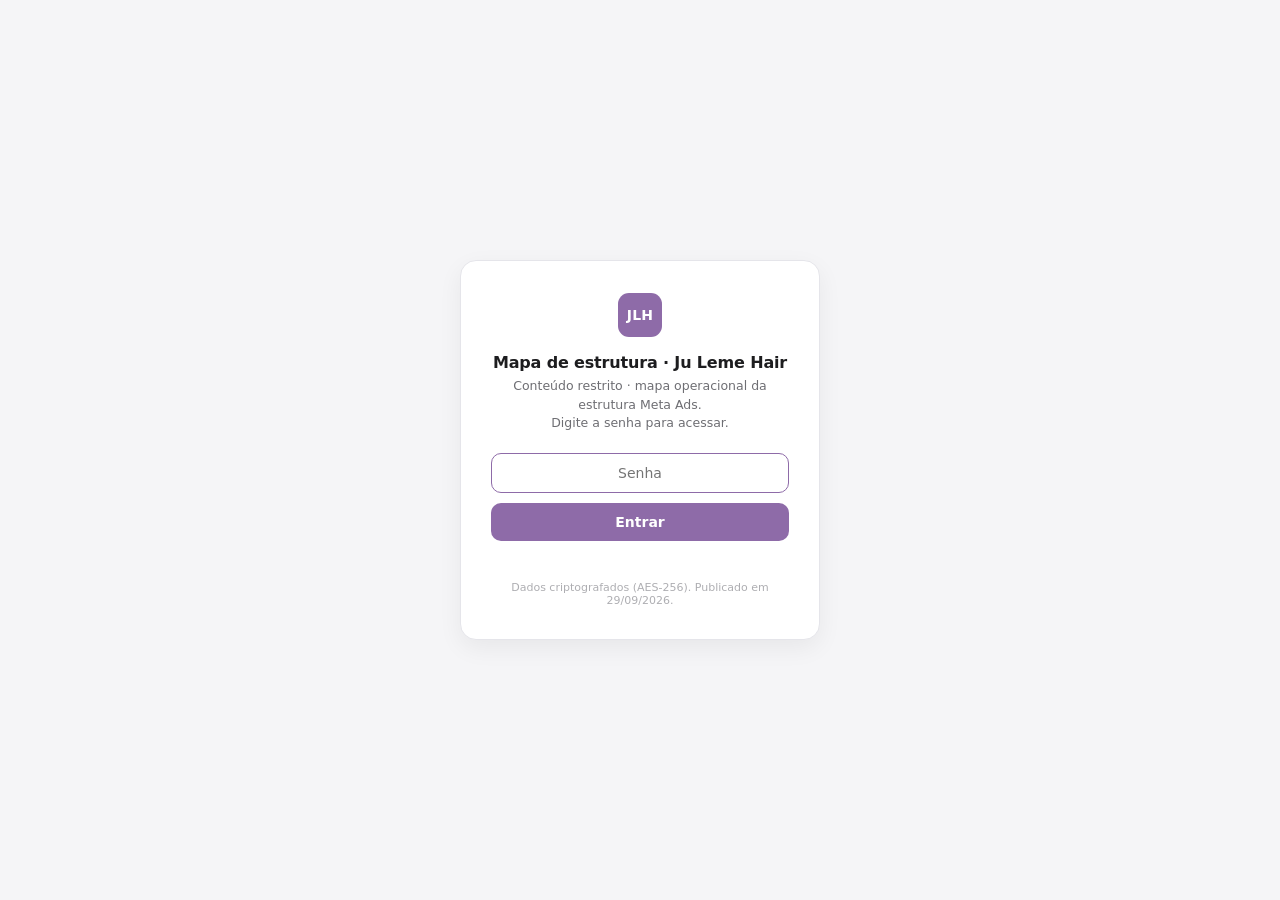
<file: mapa-estrutura/index.html>
<!DOCTYPE html>
<html lang="pt-BR"><head>
<meta charset="utf-8">
<meta name="viewport" content="width=device-width, initial-scale=1">
<meta name="robots" content="noindex, nofollow">
<title>Mapa de estrutura · Ju Leme Hair</title>
<!-- Gate de senha. O relatório (data/report.enc) é AES-256-GCM; a chave deriva da senha (PBKDF2-SHA256, 310k).
     Nada dos números é carregado antes do desbloqueio. Senha própria deste relatório. Repositório público:
     sem a senha correta o AES-GCM falha na autenticação e nada é revelado. -->
<style>
  :root{--bg:#F5F5F7;--card:#FFFFFF;--bd:#E5E5EA;--t1:#1D1D1F;--t2:#6E6E73;--brand:#8E6BA8;--neg:#FF3B30}
  *{box-sizing:border-box;margin:0;padding:0}
  html,body{height:100%}
  body{font-family:-apple-system,"SF Pro Text",Inter,system-ui,sans-serif;background:var(--bg);color:var(--t1);-webkit-font-smoothing:antialiased}
  #gate{min-height:100%;display:grid;place-items:center;padding:24px}
  .box{background:var(--card);border:1px solid var(--bd);border-radius:16px;padding:32px 30px;max-width:360px;width:100%;box-shadow:0 8px 24px rgba(0,0,0,.06);text-align:center}
  .mk{width:44px;height:44px;border-radius:11px;background:var(--brand);color:#fff;font-size:14px;font-weight:700;display:grid;place-items:center;margin:0 auto 16px;letter-spacing:.02em}
  .box h1{font-size:16px;font-weight:600;letter-spacing:-.01em;margin-bottom:5px}
  .box p{font-size:12.5px;color:var(--t2);line-height:1.5;margin-bottom:20px}
  #gate-form{display:flex;flex-direction:column;gap:10px}
  input{font:inherit;font-size:14px;border:1px solid var(--bd);border-radius:10px;padding:11px 13px;outline:none;text-align:center}
  input:focus{border-color:var(--brand)}
  button{font:inherit;font-size:14px;font-weight:600;background:var(--brand);color:#fff;border:none;border-radius:10px;padding:11px;cursor:pointer}
  button:disabled{opacity:.6;cursor:default}
  .err{font-size:12px;color:var(--neg);min-height:16px}
  .lock{font-size:11px;color:#AEAEB2;margin-top:14px}
  iframe{border:none;width:100%;height:100vh;display:block}
</style></head>
<body>
<div id="gate">
  <div class="box">
    <div class="mk">JLH</div>
    <h1>Mapa de estrutura · Ju Leme Hair</h1>
    <p>Conteúdo restrito · mapa operacional da estrutura Meta Ads.<br>Digite a senha para acessar.</p>
    <form id="gate-form">
      <input type="password" id="gate-pw" placeholder="Senha" autofocus autocomplete="current-password">
      <button type="submit" id="gate-btn">Entrar</button>
      <div class="err" id="gate-err"></div>
    </form>
    <div class="lock">Dados criptografados (AES-256). Publicado em 29/09/2026.</div>
  </div>
</div>
<script>
(function () {
  'use strict';
  const HASH = 'cd0e9708f25eb0cae9d927382d01f07062e542ed0b272a4455b97b4879602f34';
  const DATA = 'data/report.enc';
  const $ = id => document.getElementById(id);
  const form = $('gate-form'), pw = $('gate-pw'), btn = $('gate-btn'), err = $('gate-err');
  const enc = new TextEncoder();
  const hex = b => Array.from(new Uint8Array(b)).map(x => x.toString(16).padStart(2, '0')).join('');
  const b64 = s => Uint8Array.from(atob(s), c => c.charCodeAt(0));
  async function decrypt(pkg, pass) {
    const km = await crypto.subtle.importKey('raw', enc.encode(pass), 'PBKDF2', false, ['deriveKey']);
    const key = await crypto.subtle.deriveKey({ name: 'PBKDF2', hash: 'SHA-256', salt: b64(pkg.salt), iterations: pkg.iter }, km, { name: 'AES-GCM', length: 256 }, false, ['decrypt']);
    const plain = await crypto.subtle.decrypt({ name: 'AES-GCM', iv: b64(pkg.iv), additionalData: enc.encode(pkg.aad) }, key, b64(pkg.ct));
    const stream = new Blob([plain]).stream().pipeThrough(new DecompressionStream('gzip'));
    return await new Response(stream).text();
  }
  let busy = false;
  form.addEventListener('submit', async e => {
    e.preventDefault(); if (busy) return;
    const pass = pw.value; err.textContent = '';
    if (!pass) return;
    const h = hex(await crypto.subtle.digest('SHA-256', enc.encode(pass)));
    if (h !== HASH) { err.textContent = 'Senha incorreta.'; pw.value = ''; pw.focus(); return; }
    busy = true; btn.disabled = true; btn.textContent = 'Abrindo…';
    try {
      const r = await fetch(DATA, { cache: 'no-store' }); if (!r.ok) throw new Error('dados indisponíveis (' + r.status + ')');
      const html = await decrypt(await r.json(), pass);
      pw.value = '';
      const frame = document.createElement('iframe');
      frame.setAttribute('sandbox', 'allow-scripts allow-popups');
      frame.srcdoc = html;
      document.body.innerHTML = '';
      document.body.appendChild(frame);
    } catch (ex) {
      console.warn('[gate]', ex);
      err.textContent = 'Não foi possível abrir: ' + ex.message; busy = false; btn.disabled = false; btn.textContent = 'Entrar';
    }
  });
})();
</script>
</body></html>
</file>
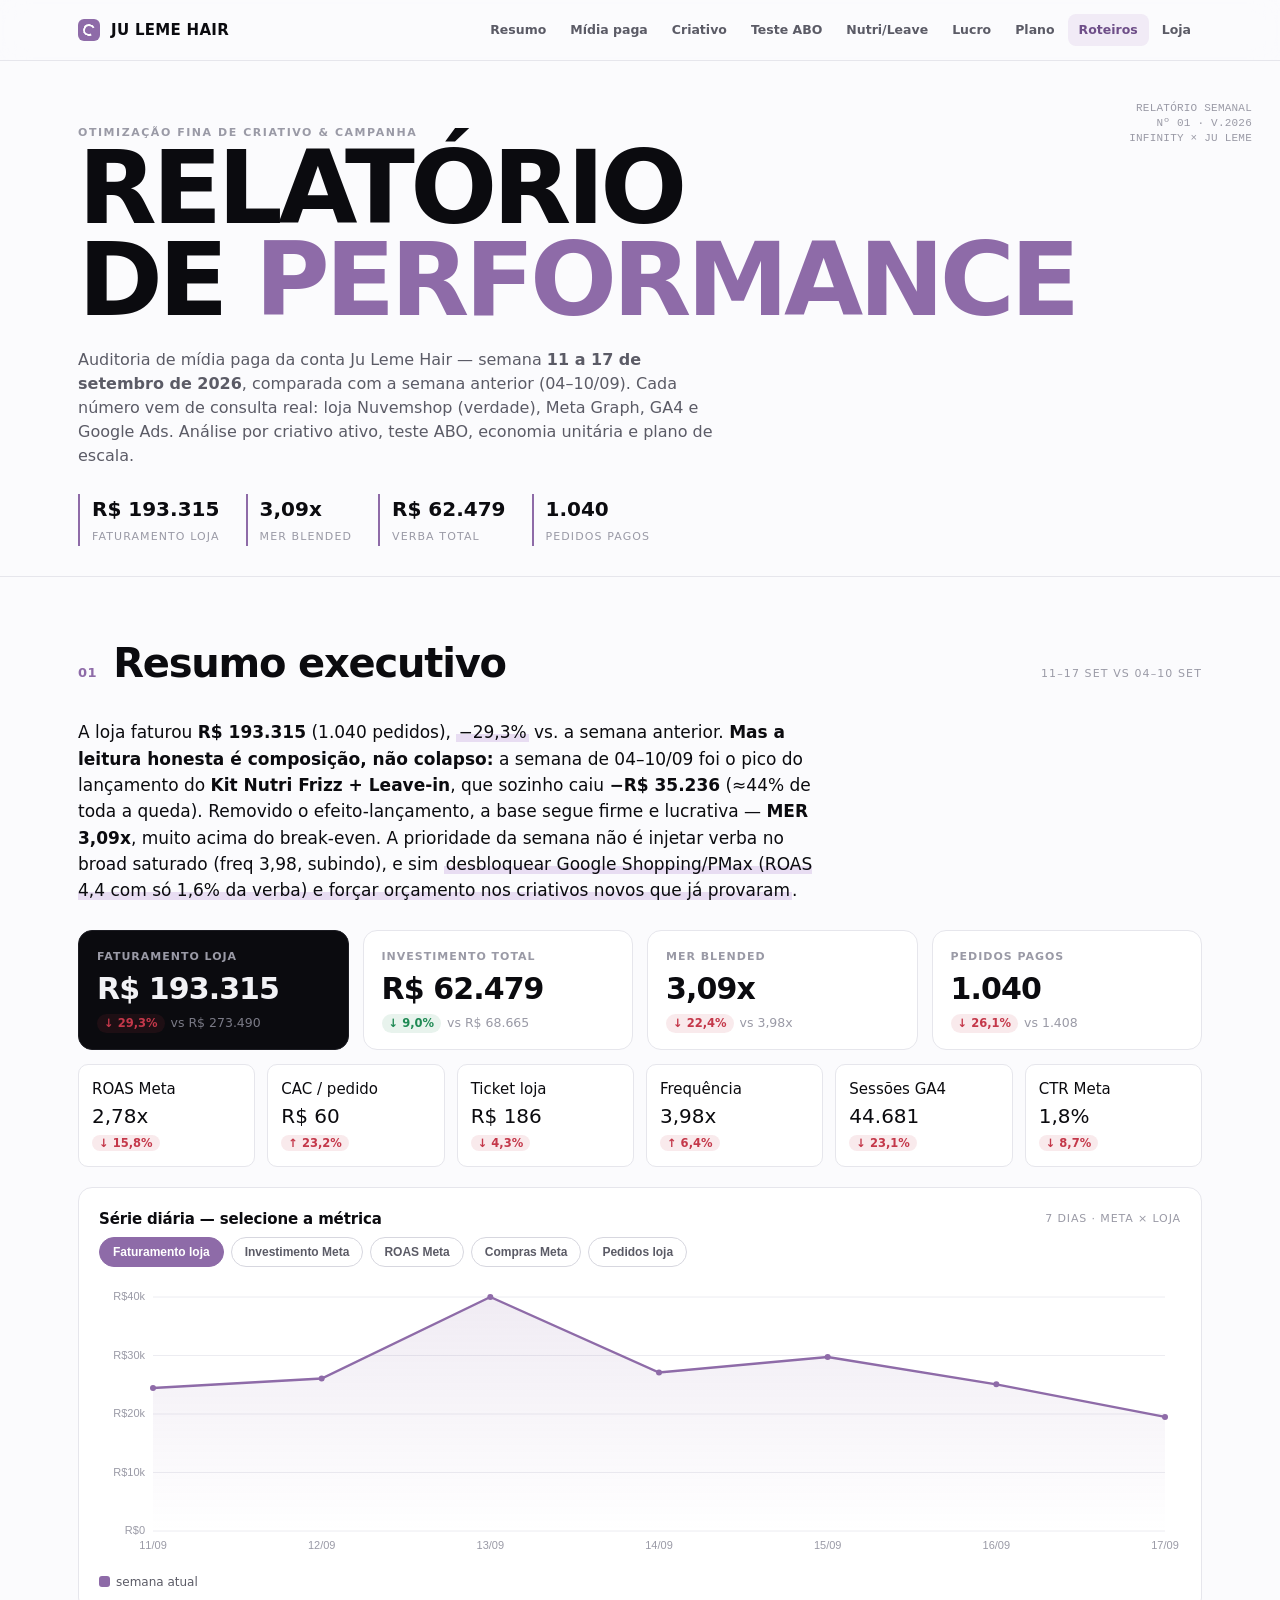
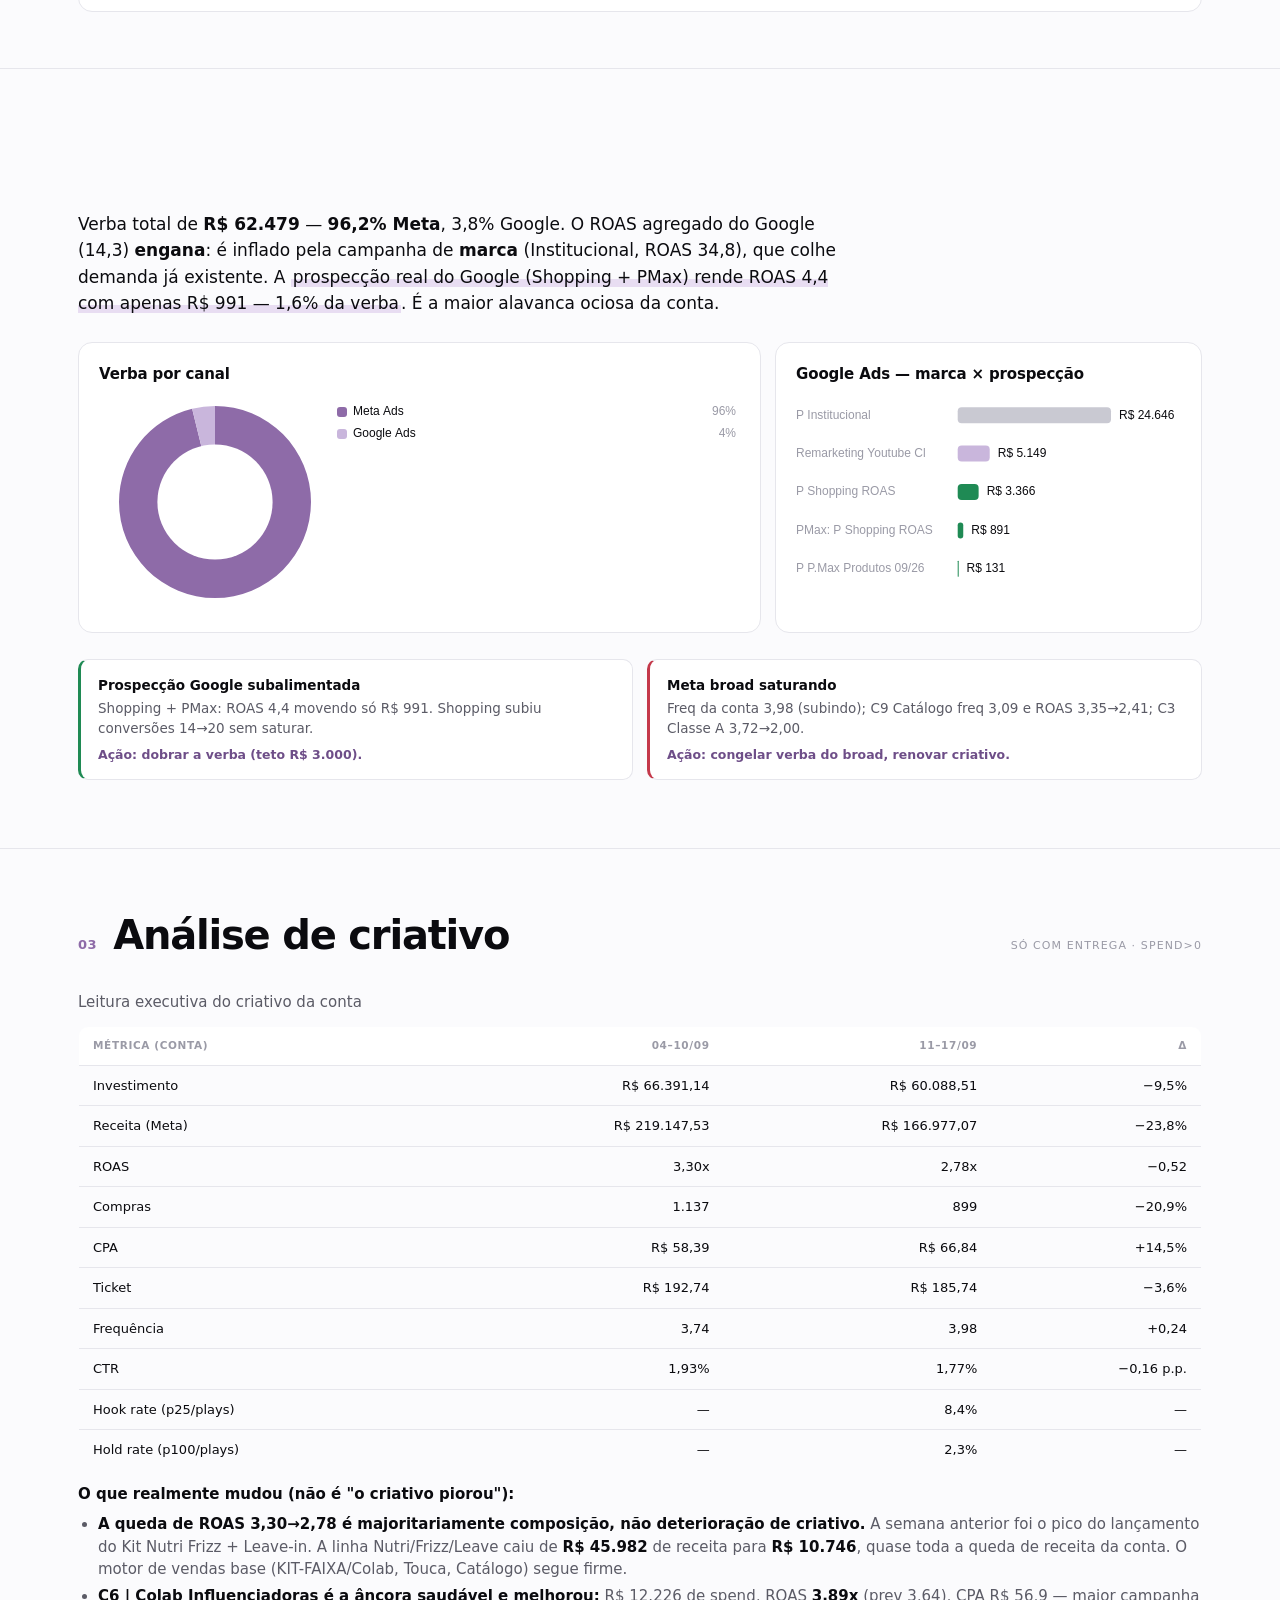
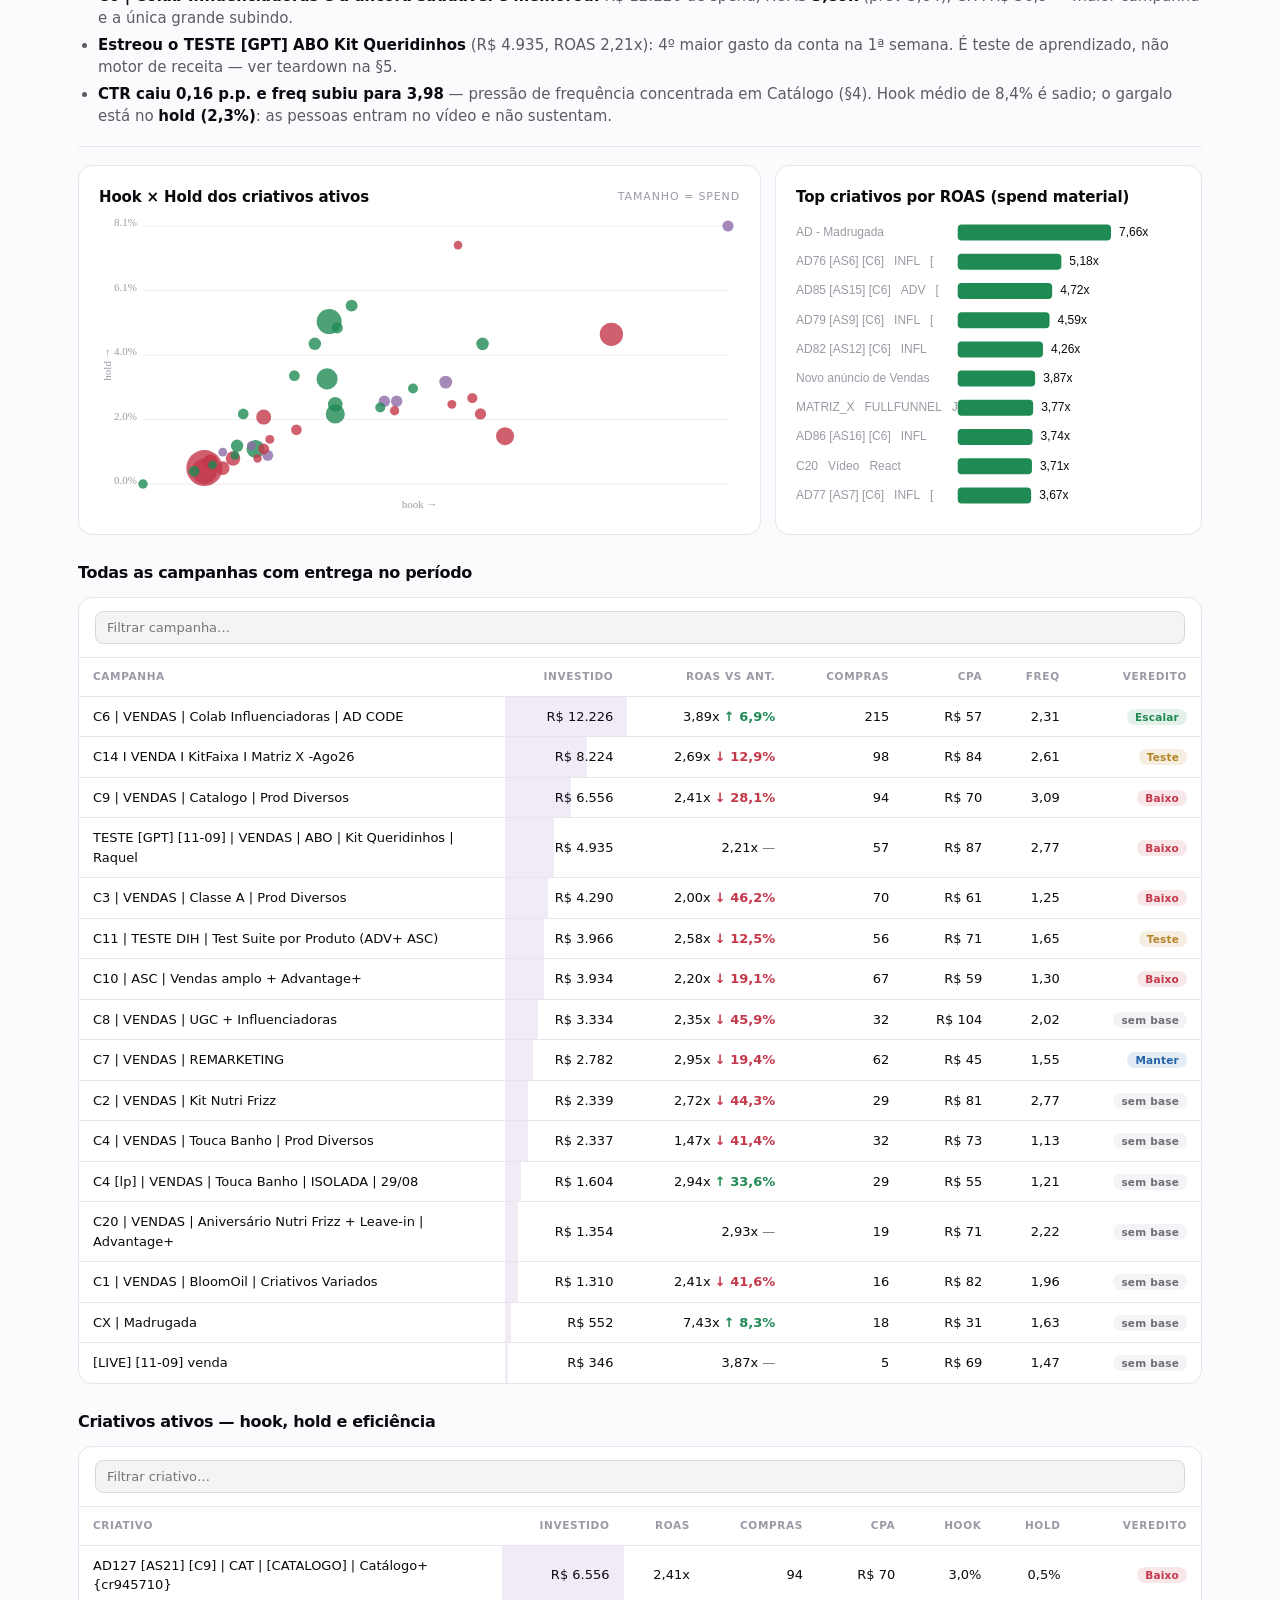
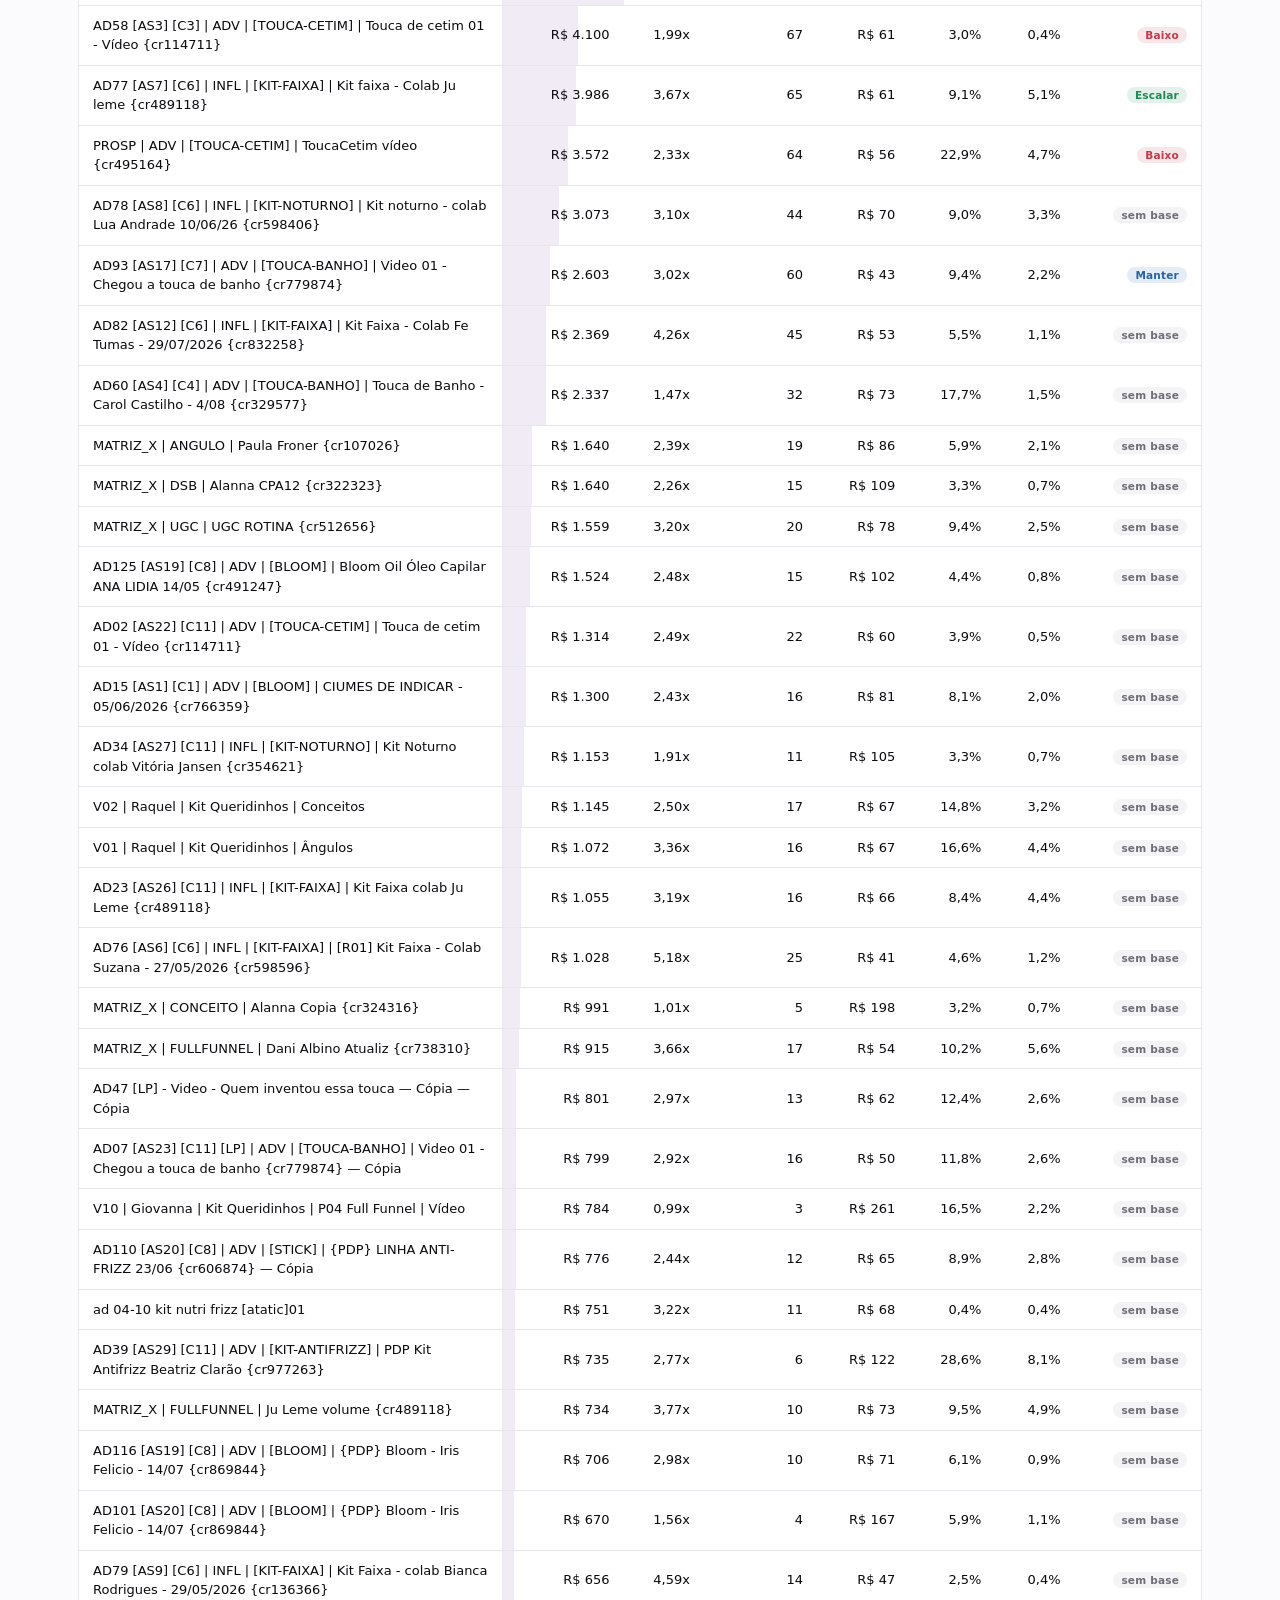
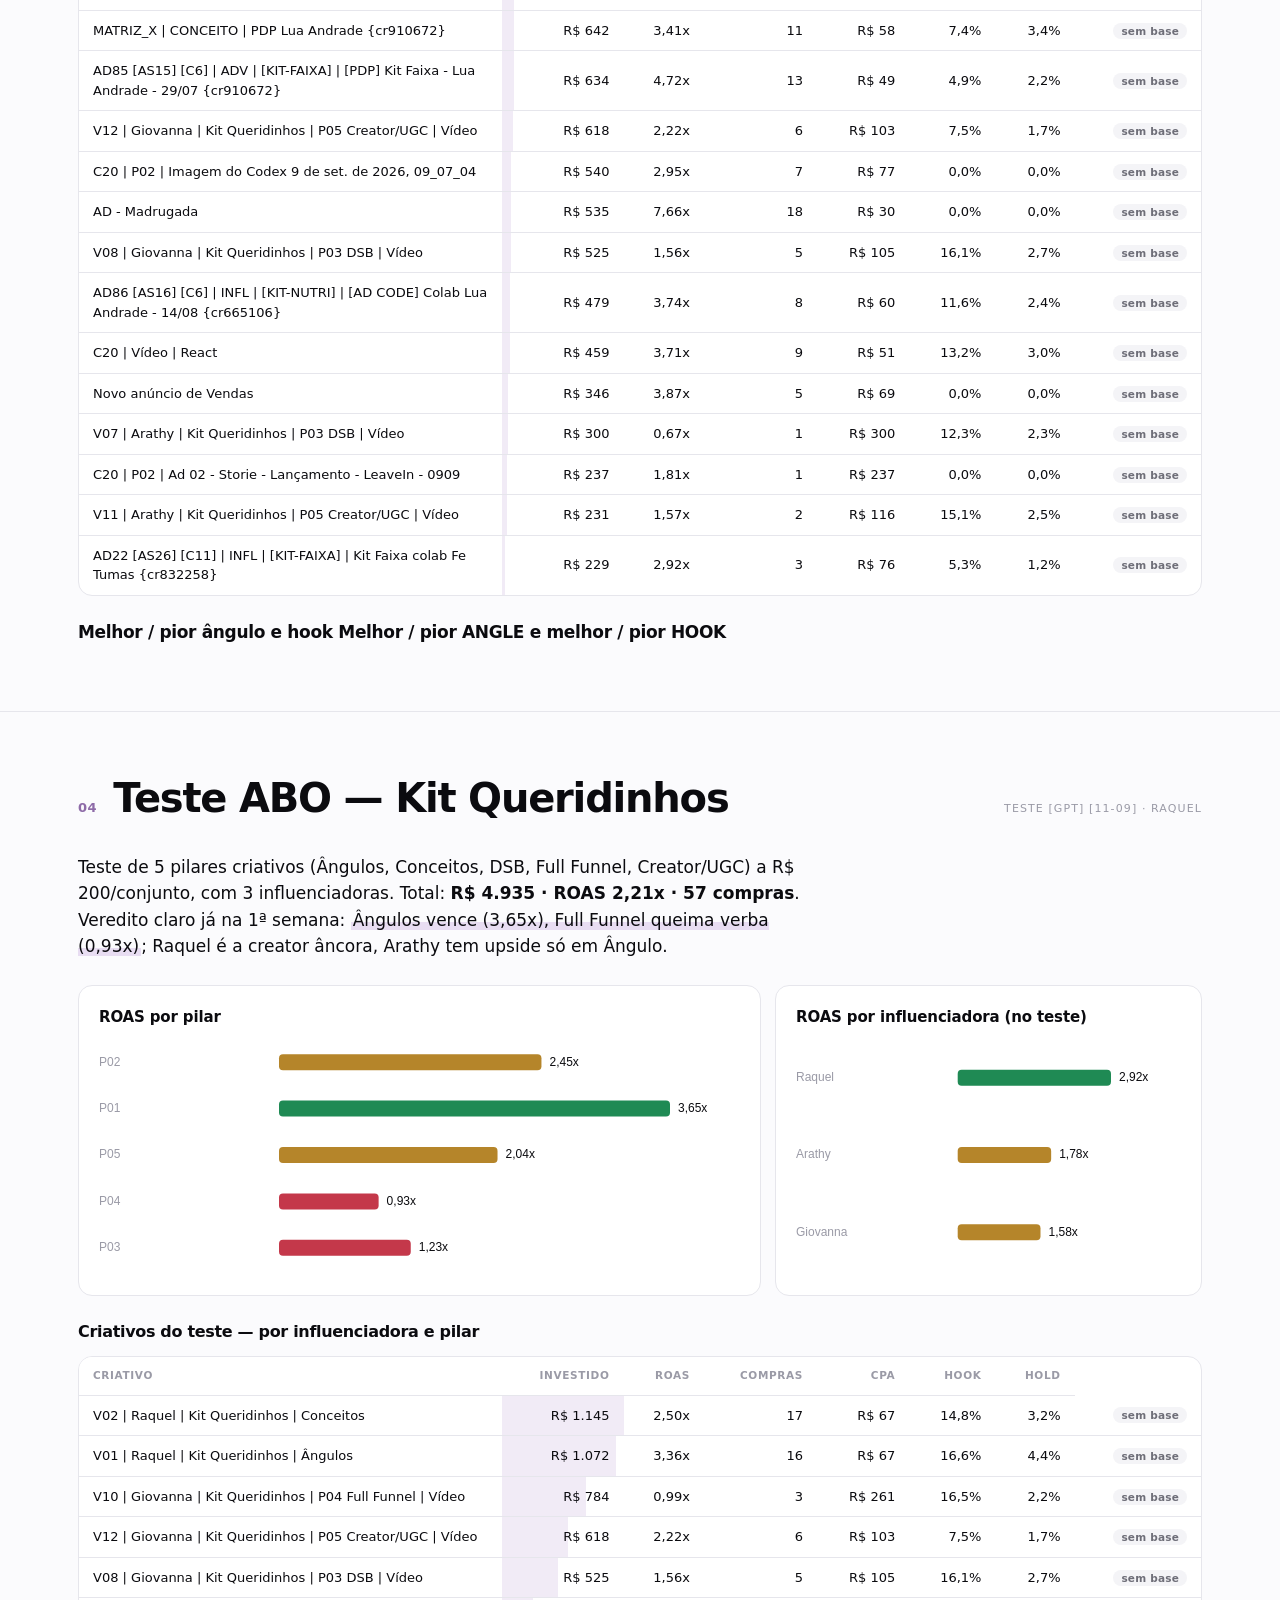
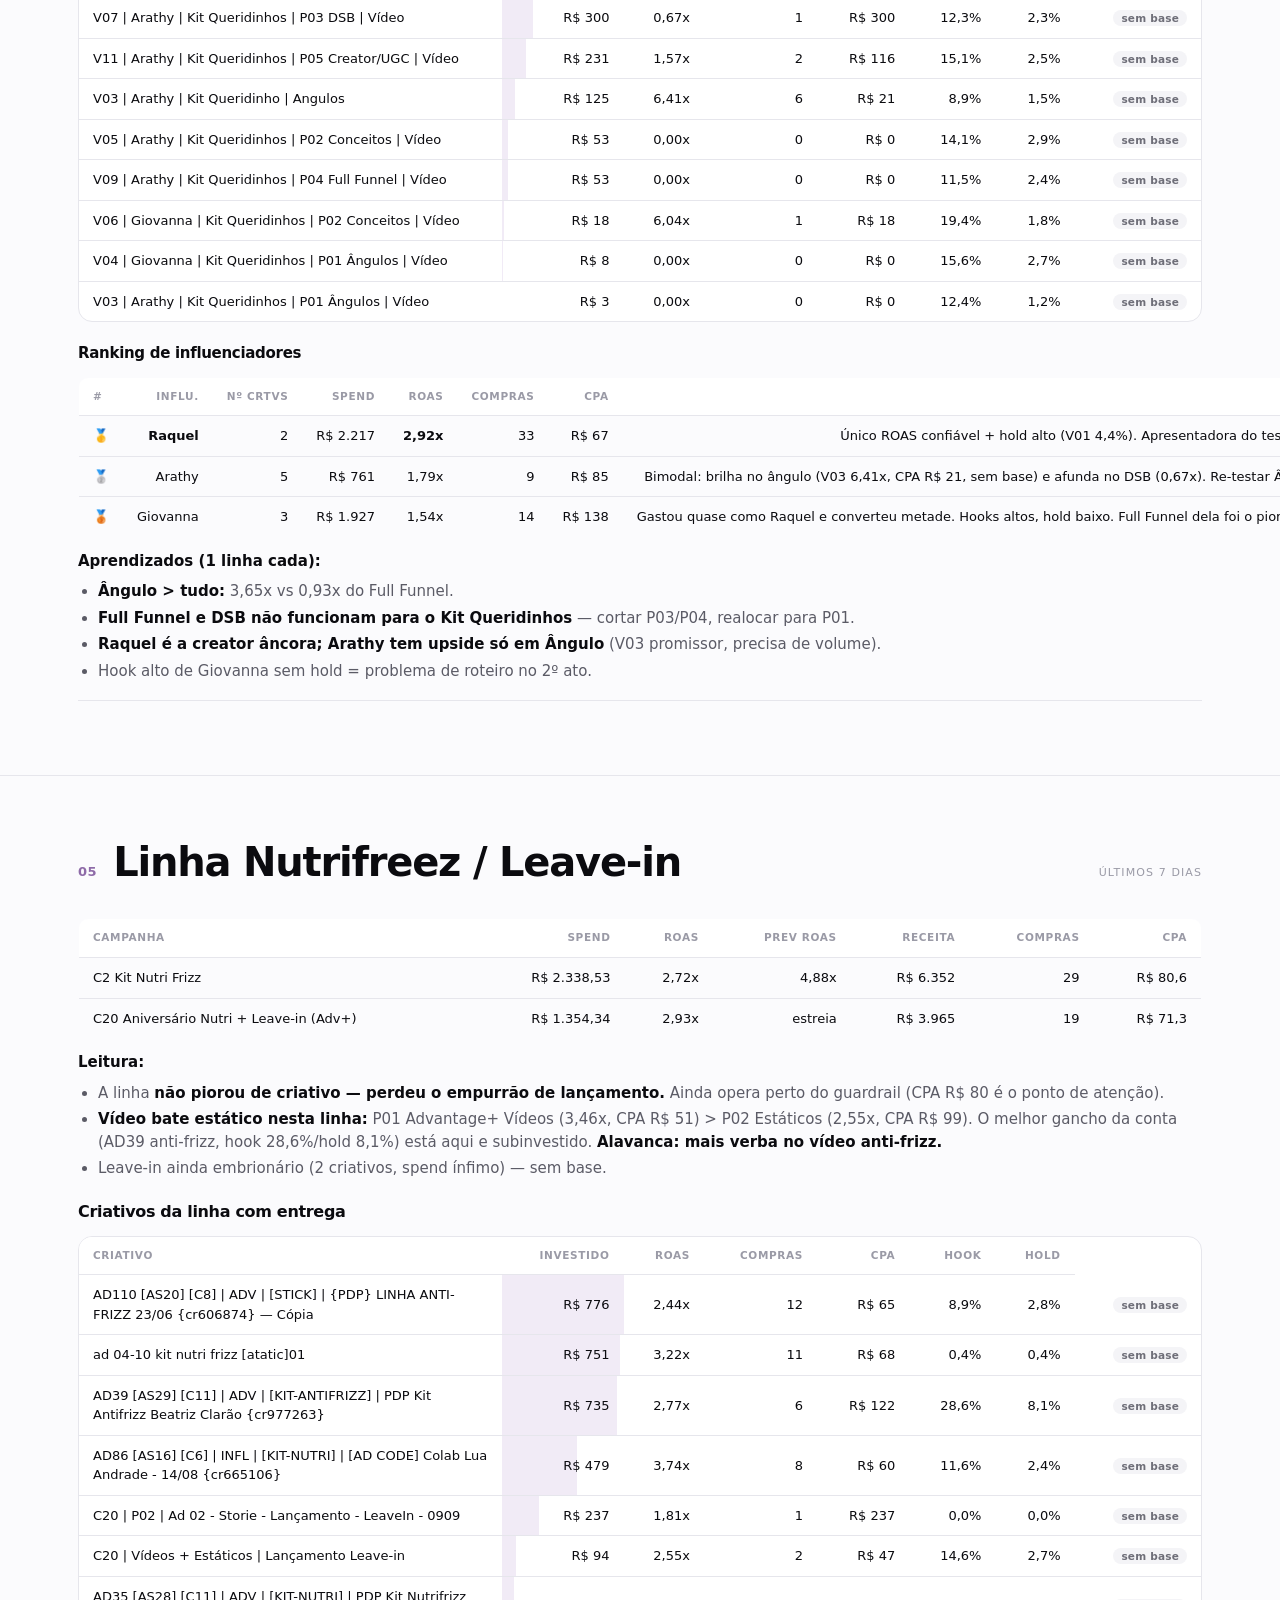
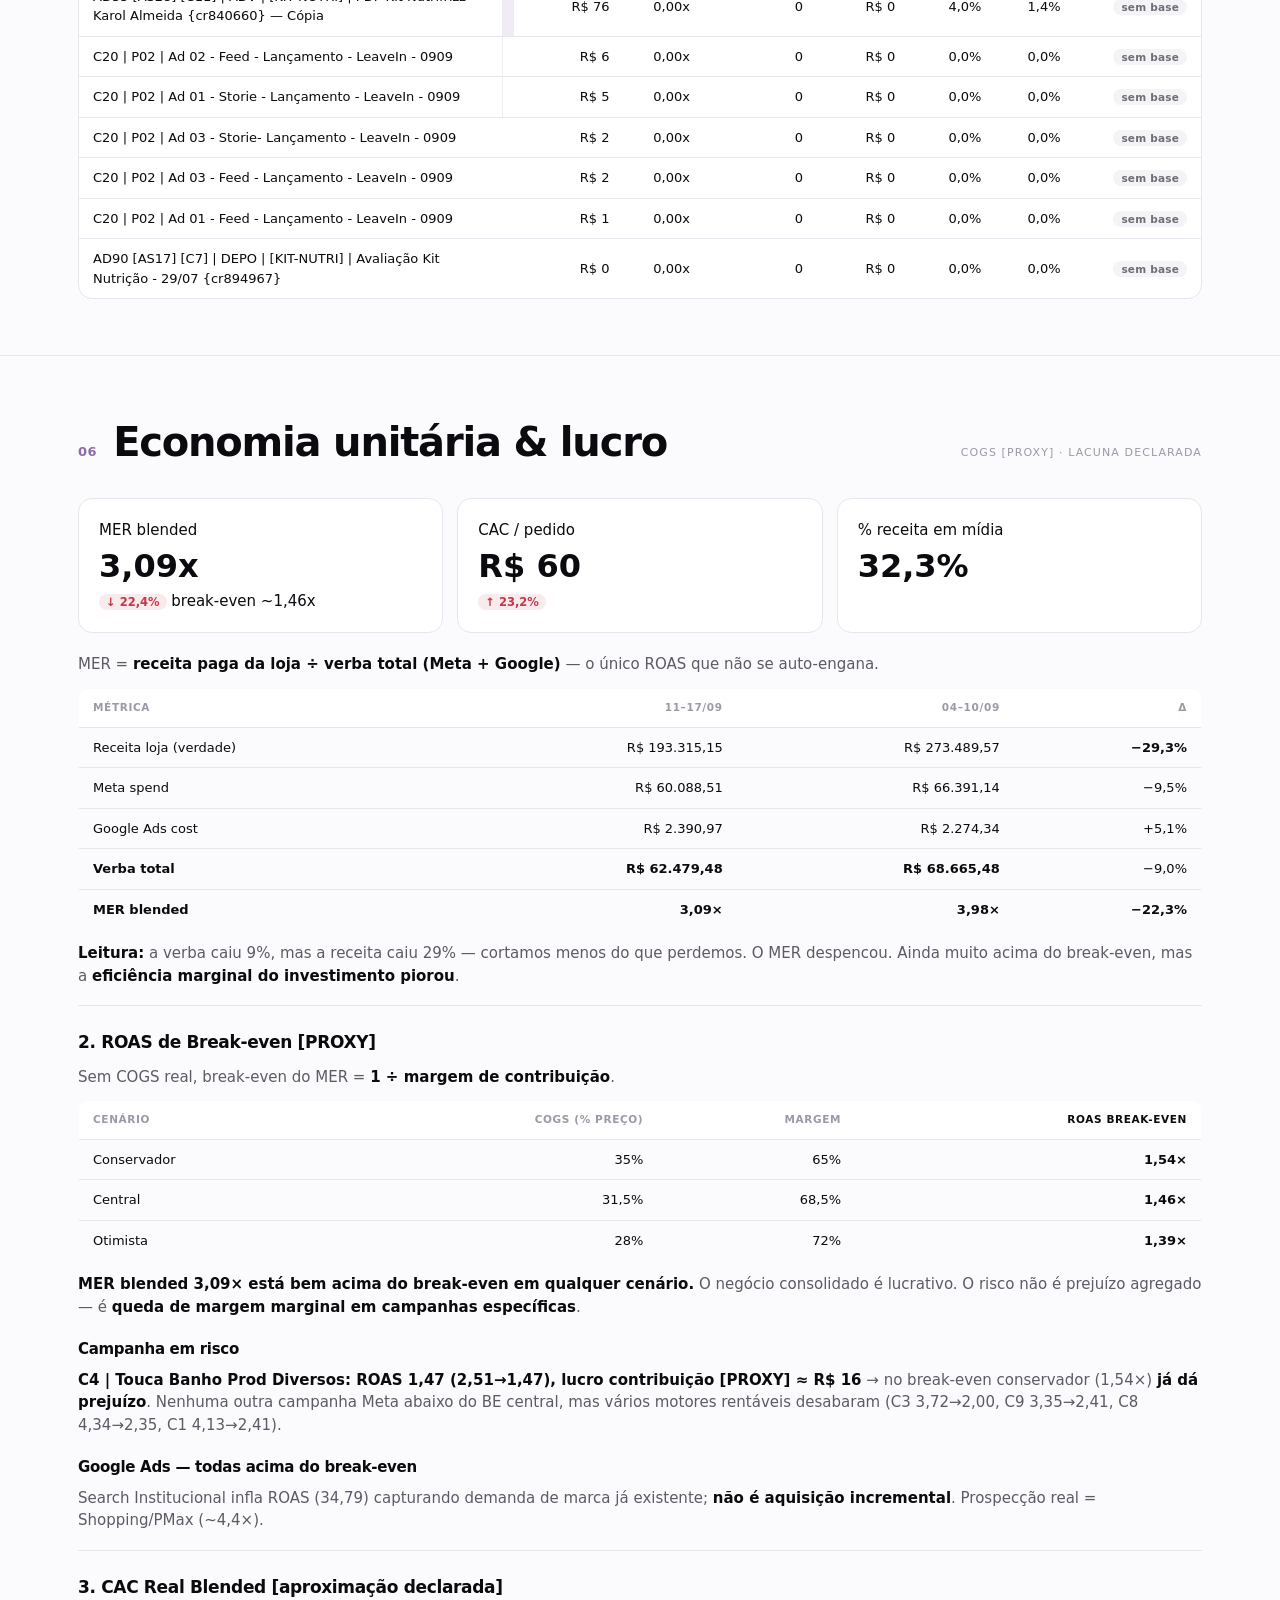
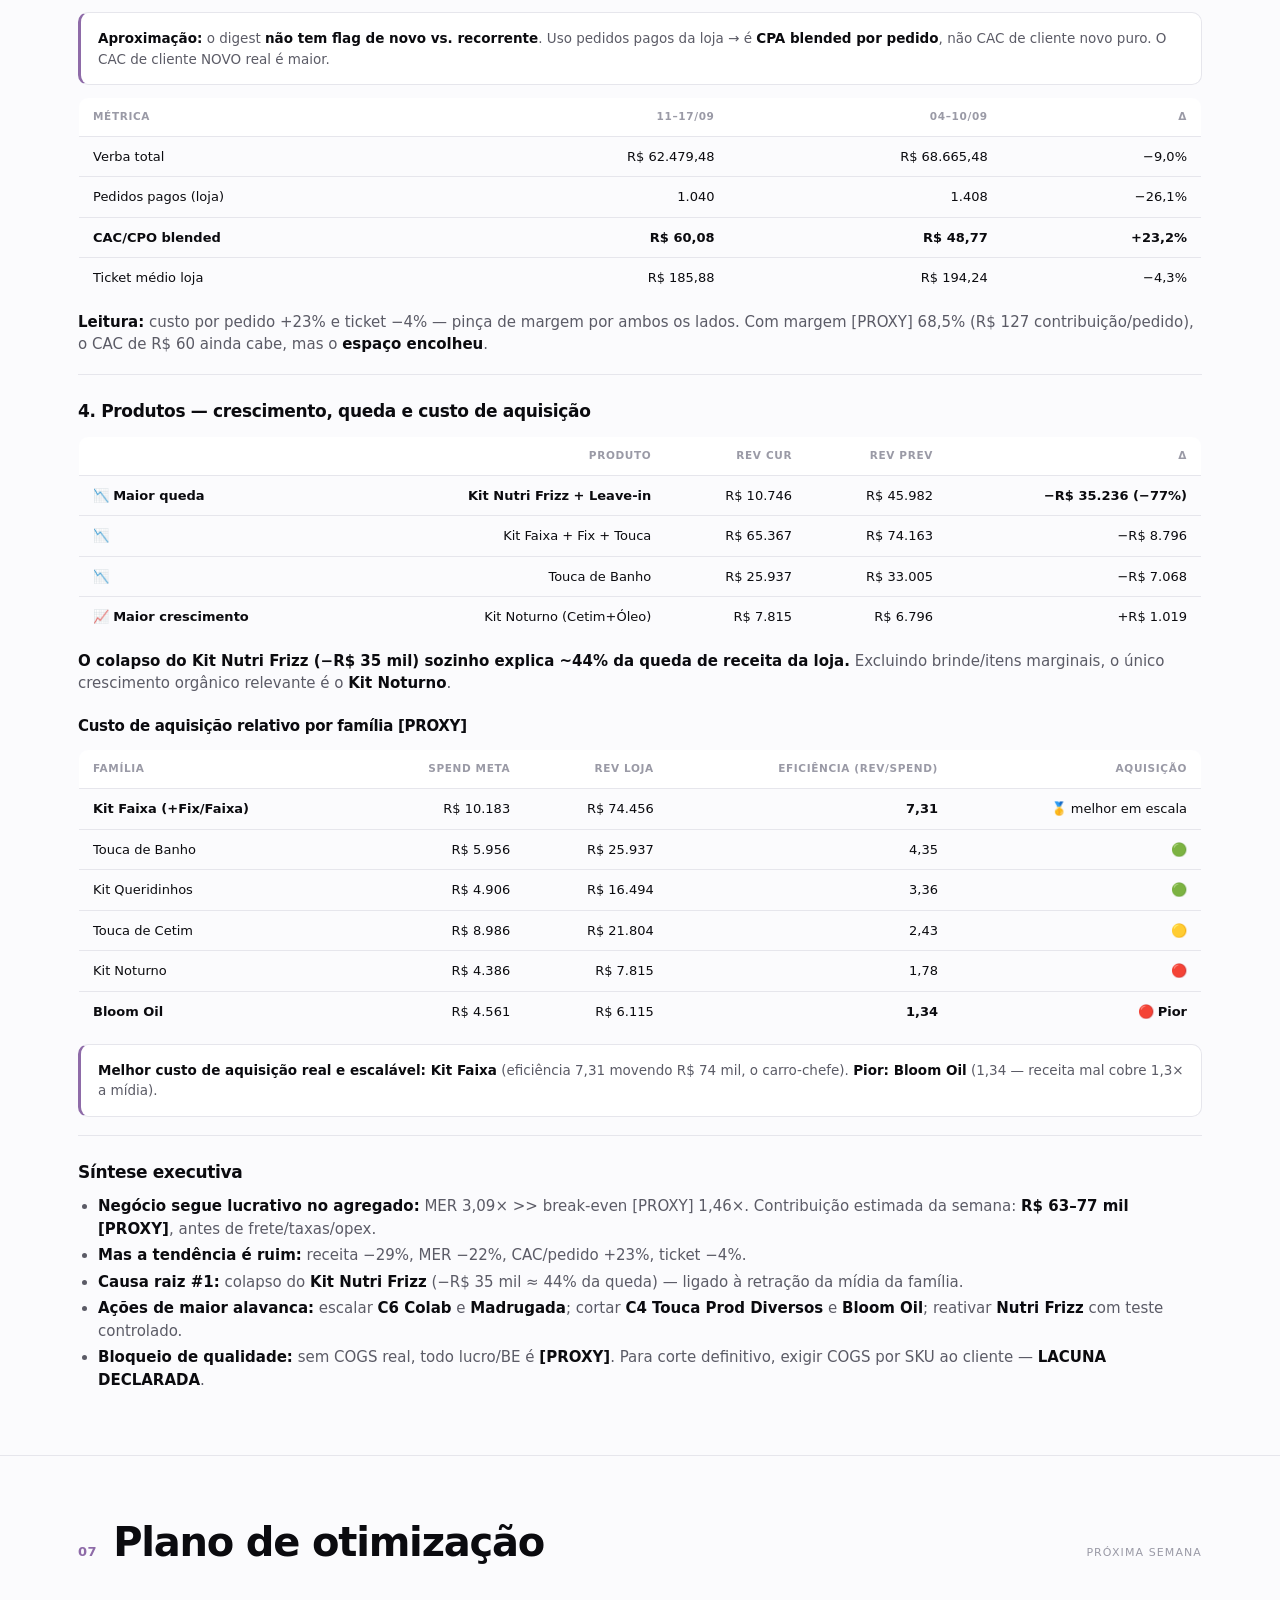
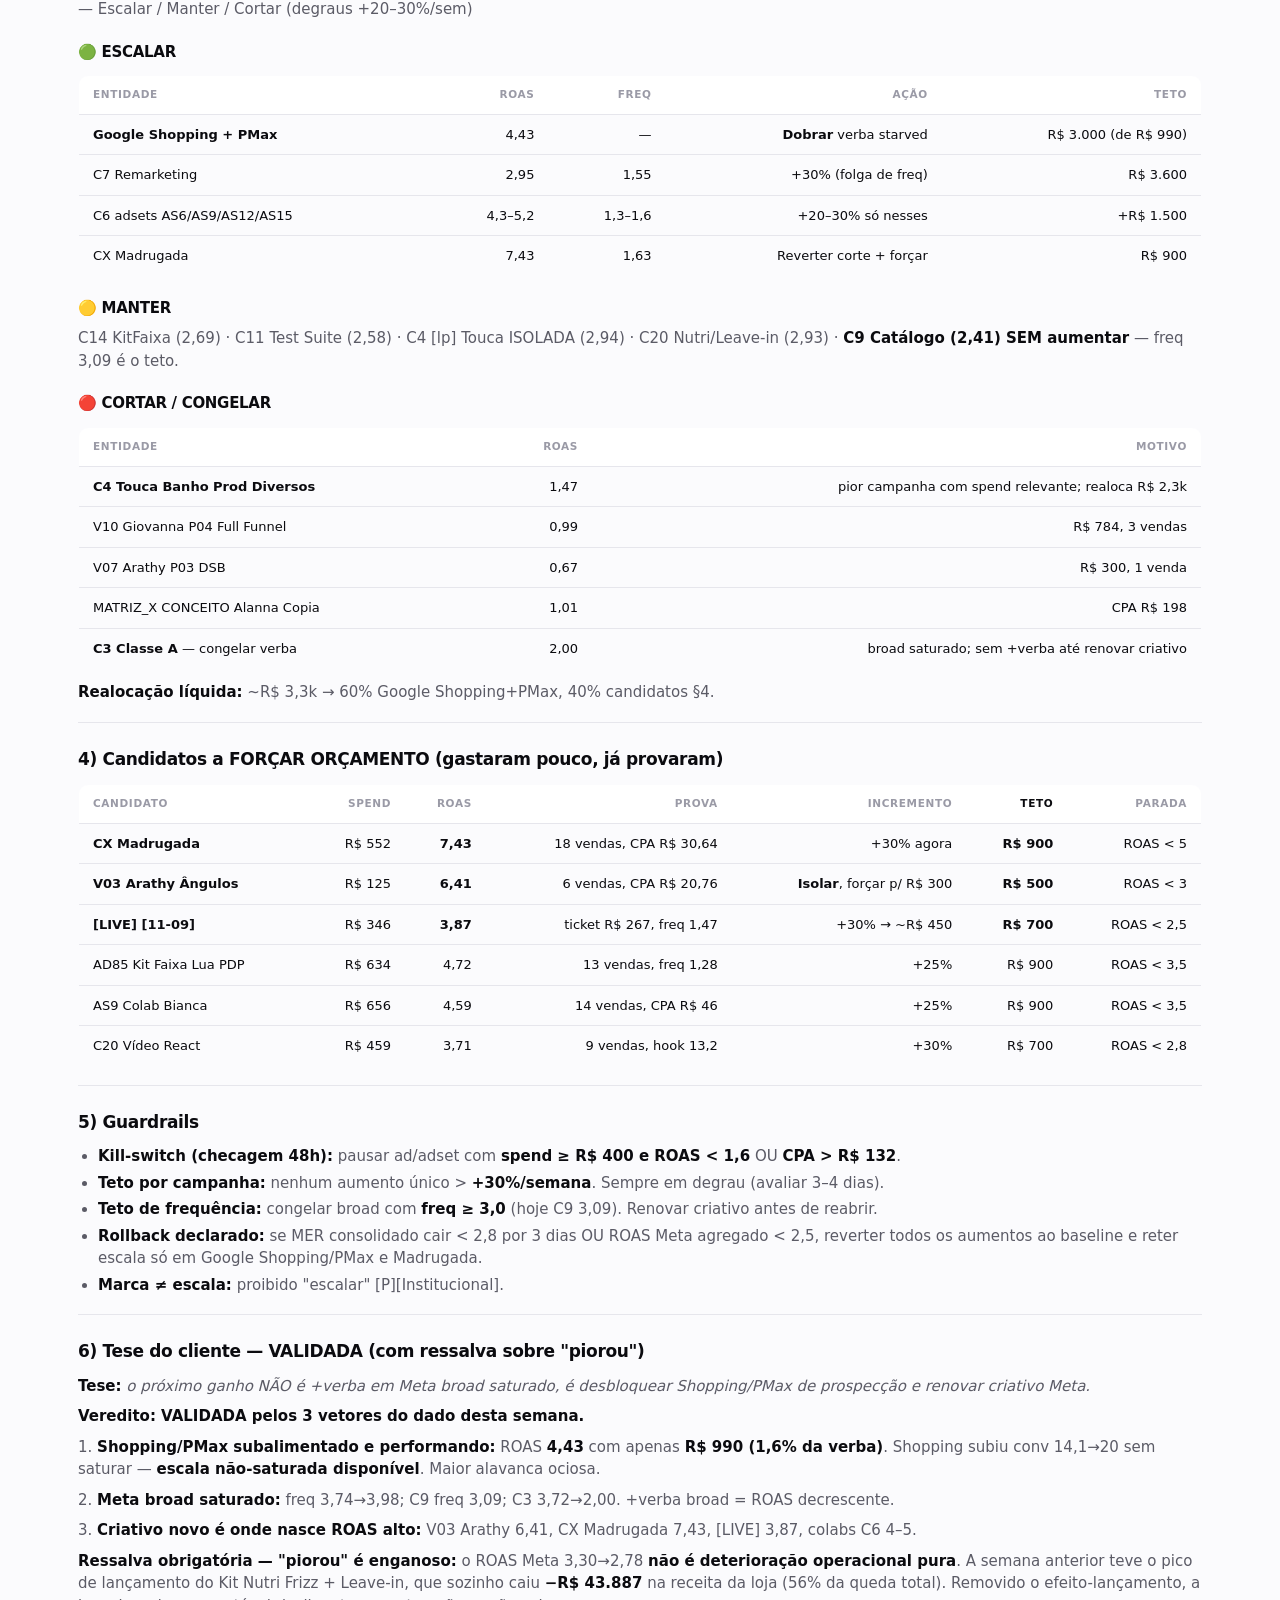
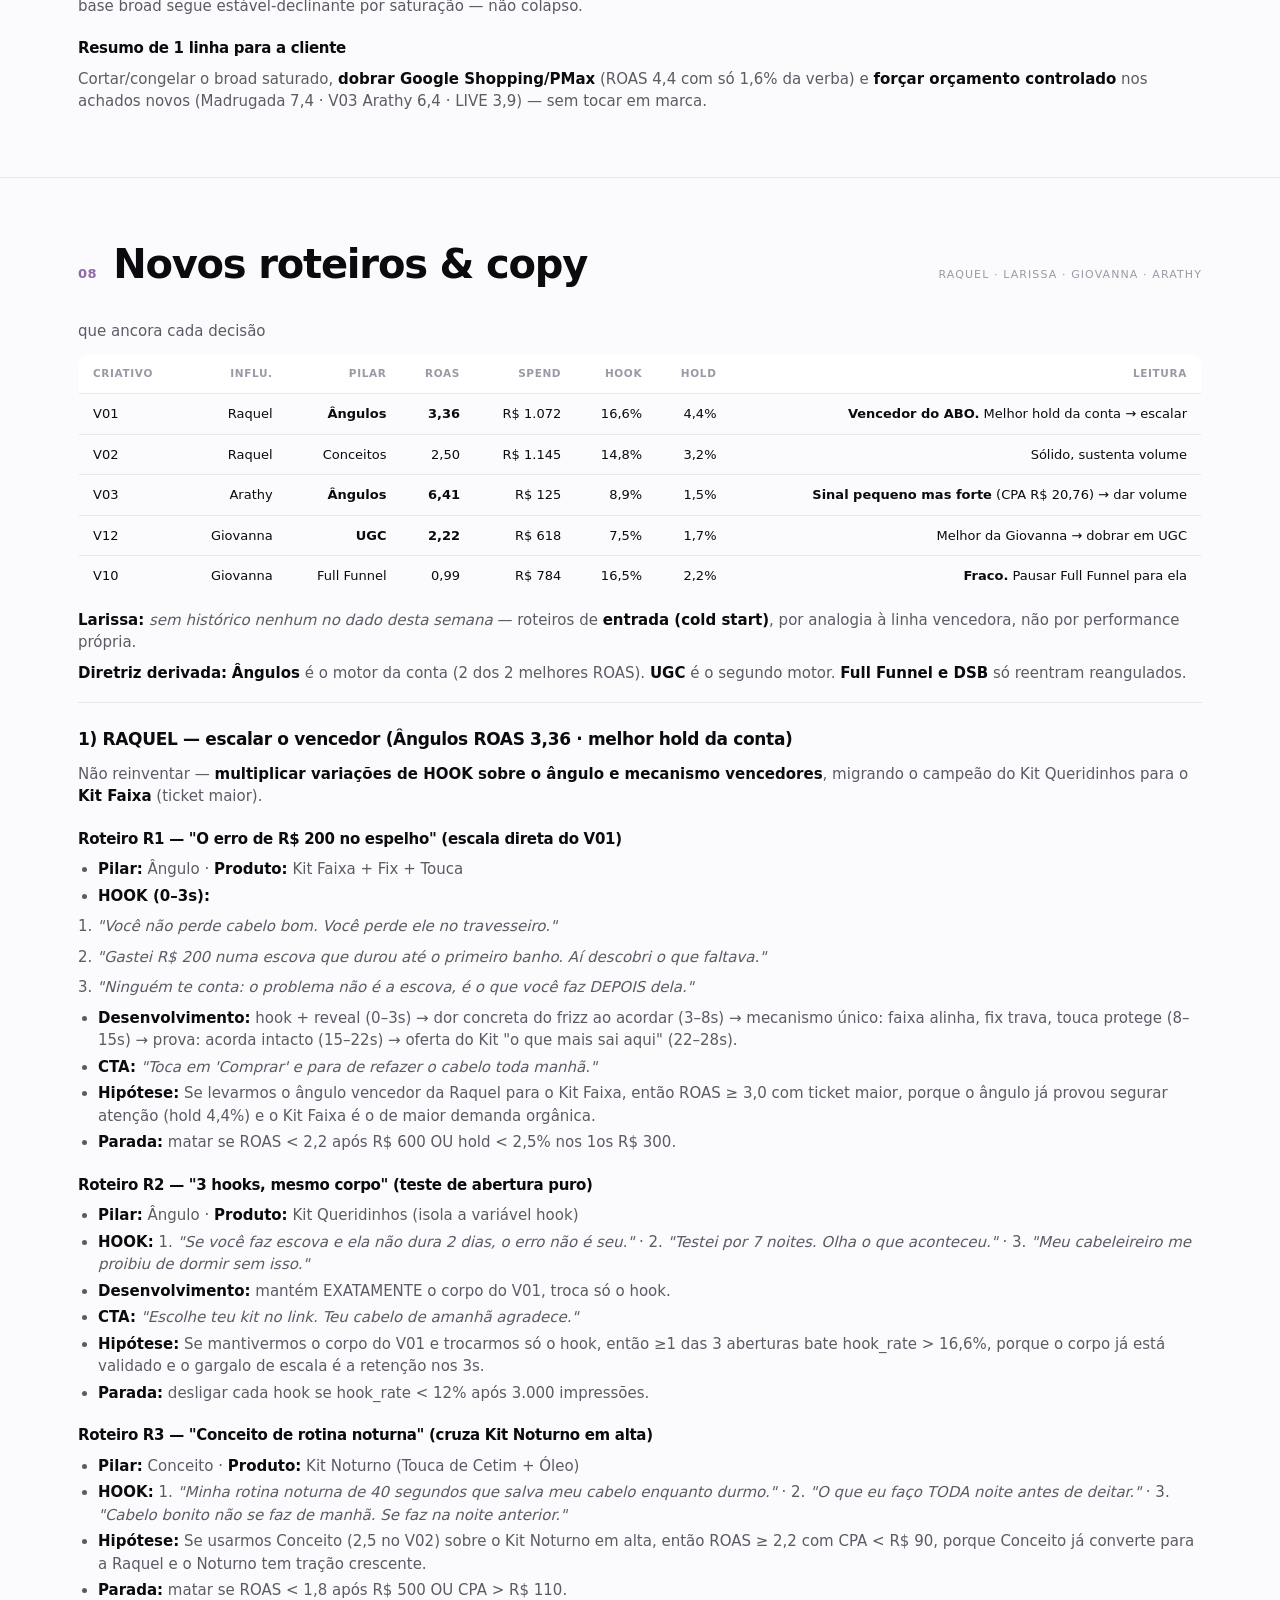
<file: otimizacao-criativo/index.html>
<!doctype html><html lang="pt-BR"><head>
<meta charset="utf-8"><meta name="viewport" content="width=device-width,initial-scale=1">
<title>Ju Leme Hair — Relatório Semanal · 11–17/09/2026</title>
<style>/* ===== Ju Leme Hair — Relatório Semanal · Design System (Syncora × casa) ===== */
:root{
  --bg:#FBFBFD; --surface:#FFFFFF; --surface-2:#F4F4F7; --ink:#0B0B0F; --ink-2:#5B5B66;
  --ink-3:#9A9AA6; --line:#E6E6EC; --line-2:#D7D7DF;
  --accent:#8E6BA8; --accent-ink:#6E4E88; --accent-soft:#F1EBF6;
  --pos:#1F8A54; --neg:#C4384A; --warn:#B5852A; --neutral:#6E6E78;
  --dark:#0B0B0F; --dark-ink:#F2F2F5;
  --r:14px; --r-s:10px;
  --f-ui:-apple-system,"SF Pro Text","Inter",system-ui,sans-serif;
  --f-disp:"Inter","SF Pro Display",-apple-system,system-ui,sans-serif;
  --maxw:1180px;
}
*{box-sizing:border-box}
html{-webkit-text-size-adjust:100%}
body{margin:0;background:var(--bg);color:var(--ink);font-family:var(--f-ui);
  font-size:15px;line-height:1.5;-webkit-font-smoothing:antialiased;font-variant-numeric:tabular-nums}
.num{font-variant-numeric:tabular-nums;font-feature-settings:"tnum" 1}
a{color:inherit}
h1,h2,h3,h4{font-family:var(--f-disp);font-weight:680;letter-spacing:-.02em;margin:0}
.wrap{max-width:var(--maxw);margin:0 auto;padding:0 28px}
.eyebrow{font-size:11px;letter-spacing:.14em;text-transform:uppercase;color:var(--ink-3);font-weight:600}
.rule{height:1px;background:var(--line);border:0;margin:0}
.mono{font-family:"SF Mono",ui-monospace,Menlo,monospace;font-size:11px;letter-spacing:.02em;color:var(--ink-3)}

/* ---- Header / editorial hero ---- */
.top{position:sticky;top:0;z-index:60;background:rgba(251,251,253,.82);backdrop-filter:saturate(1.4) blur(14px);border-bottom:1px solid var(--line)}
.top .wrap{display:flex;align-items:center;gap:18px;height:60px}
.brand{display:flex;align-items:center;gap:11px;font-family:var(--f-disp);font-weight:720;letter-spacing:.02em}
.brand .glyph{width:22px;height:22px;border-radius:6px;background:var(--accent);display:inline-block;position:relative;flex:0 0 auto}
.brand .glyph::after{content:"";position:absolute;inset:5px;border:2px solid #fff;border-radius:50%;border-right-color:transparent;transform:rotate(20deg)}
.nav{display:flex;gap:2px;margin-left:auto;flex-wrap:wrap}
.nav a{font-size:12.5px;color:var(--ink-2);text-decoration:none;padding:7px 11px;border-radius:8px;font-weight:550;white-space:nowrap}
.nav a:hover{background:var(--surface-2);color:var(--ink)}
.nav a.on{color:var(--accent-ink);background:var(--accent-soft)}

.hero{padding:64px 0 30px;border-bottom:1px solid var(--line);position:relative;overflow:hidden}
.hero .idx{position:absolute;right:28px;top:40px;text-align:right;line-height:1.35}
.hero h1{font-size:clamp(44px,8vw,104px);line-height:.9;font-weight:760;letter-spacing:-.045em}
.hero h1 .lila{color:var(--accent)}
.hero .sub{margin-top:22px;max-width:640px;font-size:16px;color:var(--ink-2)}
.hero .meta-line{display:flex;gap:26px;margin-top:26px;flex-wrap:wrap}
.hero .meta-line div{border-left:2px solid var(--accent);padding-left:12px}
.hero .meta-line b{display:block;font-family:var(--f-disp);font-size:20px;font-weight:680}
.hero .meta-line span{font-size:11px;text-transform:uppercase;letter-spacing:.1em;color:var(--ink-3)}

/* ---- Section scaffolding ---- */
section{padding:56px 0;border-bottom:1px solid var(--line)}
.sec-head{display:flex;align-items:baseline;gap:16px;margin-bottom:26px}
.sec-head .no{font-family:var(--f-disp);font-weight:680;font-size:13px;color:var(--accent);letter-spacing:.04em;padding-top:5px}
.sec-head h2{font-size:clamp(26px,4vw,40px);letter-spacing:-.03em}
.sec-head .tag{margin-left:auto;font-size:11px;text-transform:uppercase;letter-spacing:.1em;color:var(--ink-3)}
.lead{font-size:17px;line-height:1.55;color:var(--ink);max-width:760px;margin:0 0 26px;font-weight:450}
.lead b{font-weight:660}
.lead .hl{background:linear-gradient(transparent 62%, #E8DDF2 62%);padding:0 2px}

/* ---- KPI cards ---- */
.kpis{display:grid;grid-template-columns:repeat(4,1fr);gap:14px}
.kpi{background:var(--surface);border:1px solid var(--line);border-radius:var(--r);padding:18px 18px 16px;position:relative}
.kpi.dark{background:var(--dark);color:var(--dark-ink);border-color:#1c1c22}
.kpi .k-label{font-size:11px;text-transform:uppercase;letter-spacing:.09em;color:var(--ink-3);font-weight:600}
.kpi.dark .k-label{color:#9a9aa6}
.kpi .k-val{font-family:var(--f-disp);font-size:30px;font-weight:700;letter-spacing:-.03em;margin-top:9px;line-height:1}
.kpi .k-cmp{margin-top:10px;font-size:12.5px;display:flex;align-items:center;gap:6px}
.k-delta{font-weight:640;padding:1px 7px;border-radius:20px;font-size:11.5px}
.k-delta.pos{color:var(--pos);background:rgba(31,138,84,.10)}
.k-delta.neg{color:var(--neg);background:rgba(196,56,74,.10)}
.k-delta.flat{color:var(--neutral);background:var(--surface-2)}
.kpi .k-prev{color:var(--ink-3)}
.kpi.dark .k-prev{color:#7a7a86}
.kpi-row{display:grid;grid-template-columns:repeat(6,1fr);gap:12px;margin-top:14px}
.kpi-sm{background:var(--surface);border:1px solid var(--line);border-radius:var(--r-s);padding:13px}
.kpi-sm .k-val{font-size:20px}
@media(max-width:900px){.kpis{grid-template-columns:repeat(2,1fr)}.kpi-row{grid-template-columns:repeat(2,1fr)}}

/* ---- Charts ---- */
.card{background:var(--surface);border:1px solid var(--line);border-radius:var(--r);padding:20px}
.card h3{font-size:15px;font-weight:640;letter-spacing:-.01em}
.card .chd{display:flex;align-items:center;gap:12px;margin-bottom:6px}
.card .chd .tag{margin-left:auto;font-size:11px;color:var(--ink-3);text-transform:uppercase;letter-spacing:.08em}
.grid2{display:grid;grid-template-columns:1.6fr 1fr;gap:14px}
.grid3{display:grid;grid-template-columns:repeat(3,1fr);gap:14px}
@media(max-width:900px){.grid2,.grid3{grid-template-columns:1fr}}
.metric-picker{display:flex;gap:7px;flex-wrap:wrap;margin:2px 0 14px}
.mp{font-size:12px;font-weight:560;padding:7px 13px;border-radius:22px;border:1px solid var(--line-2);
  background:var(--surface);color:var(--ink-2);cursor:pointer;transition:all .18s ease}
.mp:hover{border-color:var(--accent);color:var(--accent-ink)}
.mp.on{background:var(--accent);border-color:var(--accent);color:#fff}
canvas{display:block;width:100%}
.legend{display:flex;gap:16px;flex-wrap:wrap;margin-top:12px;font-size:12px;color:var(--ink-2)}
.legend span{display:inline-flex;align-items:center;gap:6px}
.legend i{width:11px;height:11px;border-radius:3px;display:inline-block}

/* ---- Tables ---- */
.tbl-wrap{background:var(--surface);border:1px solid var(--line);border-radius:var(--r);overflow:hidden}
.tbl-tools{display:flex;gap:10px;align-items:center;padding:13px 16px;border-bottom:1px solid var(--line)}
.tbl-tools input{flex:1;border:1px solid var(--line-2);border-radius:8px;padding:8px 11px;font-size:13px;font-family:inherit;background:var(--surface-2)}
.tbl-tools input:focus{outline:none;border-color:var(--accent)}
table{width:100%;border-collapse:collapse;font-size:13px}
thead th{background:var(--surface);text-align:right;font-size:10.5px;text-transform:uppercase;
  letter-spacing:.06em;color:var(--ink-3);font-weight:600;padding:11px 14px;border-bottom:1px solid var(--line);cursor:pointer;user-select:none;white-space:nowrap}
thead th:first-child{text-align:left}
thead th.sortable:hover{color:var(--accent-ink)}
tbody td{padding:10px 14px;text-align:right;border-bottom:1px solid var(--line);white-space:nowrap}
tbody td:first-child{text-align:left;white-space:normal;max-width:340px;color:var(--ink);font-weight:500}
tbody tr:hover{background:var(--surface-2)}
tbody tr:last-child td{border-bottom:0}
.badge{font-size:10.5px;font-weight:640;padding:2px 8px;border-radius:20px;letter-spacing:.02em}
.b-esc{color:var(--pos);background:rgba(31,138,84,.12)}
.b-man{color:#2563A8;background:rgba(37,99,168,.12)}
.b-tes{color:var(--warn);background:rgba(181,133,42,.14)}
.b-low{color:var(--neg);background:rgba(196,56,74,.12)}
.b-nb{color:var(--neutral);background:var(--surface-2)}
.d-up{color:var(--pos);font-weight:600}
.d-dn{color:var(--neg);font-weight:600}
.d-fl{color:var(--neutral)}
.bar-cell{position:relative}
.bar-cell .bar{position:absolute;left:0;top:0;bottom:0;background:var(--accent-soft);z-index:0}
.bar-cell span{position:relative;z-index:1}

/* ---- Callouts / verdicts ---- */
.callout{border:1px solid var(--line);border-left:3px solid var(--accent);background:var(--surface);
  border-radius:var(--r-s);padding:15px 17px;margin:12px 0}
.callout.win{border-left-color:var(--pos)} .callout.risk{border-left-color:var(--neg)} .callout.watch{border-left-color:var(--warn)}
.callout .ct{font-weight:640;font-size:13.5px;margin-bottom:3px}
.callout .cb{font-size:13.5px;color:var(--ink-2)}
.callout .act{font-size:12.5px;margin-top:7px;color:var(--accent-ink);font-weight:560}
.two{display:grid;grid-template-columns:1fr 1fr;gap:14px}@media(max-width:820px){.two{grid-template-columns:1fr}}
.md h4{font-size:15px;margin:20px 0 8px} .md h3{font-size:17px;margin:24px 0 10px}
.md p{color:var(--ink-2);margin:8px 0} .md ul{margin:8px 0;padding-left:20px;color:var(--ink-2)} .md li{margin:4px 0}
.md table{margin:12px 0;border:1px solid var(--line);border-radius:10px;overflow:hidden}
.md strong{color:var(--ink)}
.pill{display:inline-block;font-size:11px;font-weight:600;padding:3px 10px;border-radius:20px;background:var(--accent-soft);color:var(--accent-ink);margin:2px}

/* ---- roteiro cards ---- */
.script{background:var(--surface);border:1px solid var(--line);border-radius:var(--r);padding:18px;margin:12px 0}
.script .sh{display:flex;gap:10px;align-items:center;margin-bottom:8px}
.script .who{font-family:var(--f-disp);font-weight:680;font-size:17px}
.hooks{display:grid;gap:6px;margin:8px 0}
.hooks .h{background:var(--surface-2);border-radius:8px;padding:8px 11px;font-size:13px}
.hooks .h b{color:var(--accent-ink);font-size:11px;text-transform:uppercase;letter-spacing:.06em;display:block;margin-bottom:2px}

footer{padding:40px 0 70px;color:var(--ink-3);font-size:12px}
footer .wrap{display:flex;gap:20px;flex-wrap:wrap;align-items:center}

/* ---- reveal animation ---- */
.rv{opacity:0;transform:translateY(18px)}
.rv.in{opacity:1;transform:none;transition:opacity .6s cubic-bezier(.16,1,.3,1),transform .6s cubic-bezier(.16,1,.3,1)}
.rv-d1{transition-delay:.06s}.rv-d2{transition-delay:.12s}.rv-d3{transition-delay:.18s}.rv-d4{transition-delay:.24s}
.progress{position:fixed;left:0;top:0;height:3px;background:var(--accent);z-index:100;width:0}
@media(prefers-reduced-motion:reduce){
  .rv,.rv.in{opacity:1!important;transform:none!important;transition:none!important}
  .progress{display:none}
}
@media print{
  *{-webkit-print-color-adjust:exact!important;print-color-adjust:exact!important}
  html,body{background:#fff!important}
  .top,.progress,.metric-picker,.tbl-tools{display:none!important}
  .rv{opacity:1!important;transform:none!important}
  section{page-break-inside:auto;border-color:#ddd}
  .kpi,.card,.callout,.script,tr,thead{page-break-inside:avoid;break-inside:avoid}
  thead{display:table-header-group} h1,h2,h3{page-break-after:avoid}
  @page{size:A4;margin:11mm 9mm}
}
</style></head><body>
<div class="progress"></div>
<div class="top"><div class="wrap">
  <div class="brand"><span class="glyph"></span> JU LEME HAIR</div>
  <nav class="nav">
    <a href="#resumo" class="on">Resumo</a>
    <a href="#consolidado">Mídia paga</a>
    <a href="#criativo">Criativo</a>
    <a href="#abo">Teste ABO</a>
    <a href="#nutri">Nutri/Leave</a>
    <a href="#lucro">Lucro</a>
    <a href="#plano">Plano</a>
    <a href="#roteiros">Roteiros</a>
    <a href="#loja">Loja</a>
  </nav>
</div></div>

<header class="hero"><div class="wrap">
  <div class="idx mono">RELATÓRIO SEMANAL<br>Nº 01 · V.2026<br>INFINITY × JU LEME</div>
  <div class="eyebrow rv">Otimização fina de criativo &amp; campanha</div>
  <h1 class="rv">RELATÓRIO<br>DE <span class="lila">PERFORMANCE</span></h1>
  <p class="sub rv rv-d1">Auditoria de mídia paga da conta Ju Leme Hair — semana <b>11 a 17 de setembro de 2026</b>,
  comparada com a semana anterior (04–10/09). Cada número vem de consulta real: loja Nuvemshop (verdade),
  Meta Graph, GA4 e Google Ads. Análise por criativo ativo, teste ABO, economia unitária e plano de escala.</p>
  <div class="meta-line rv rv-d2">
    <div><b class="num">R$ 193.315</b><span>Faturamento loja</span></div>
    <div><b class="num">3,09x</b><span>MER blended</span></div>
    <div><b class="num">R$ 62.479</b><span>Verba total</span></div>
    <div><b class="num">1.040</b><span>Pedidos pagos</span></div>
  </div>
</div></header>
<section id="resumo"><div class="wrap">
  <div class="sec-head rv"><span class="no">01</span><h2>Resumo executivo</h2><span class="tag">11–17 SET vs 04–10 SET</span></div>
  <p class="lead rv">A loja faturou <b>R$ 193.315</b> (1.040 pedidos), <span class="hl">−29,3%</span> vs. a semana anterior.
  <b>Mas a leitura honesta é composição, não colapso:</b> a semana de 04–10/09 foi o pico do lançamento do <b>Kit Nutri Frizz + Leave-in</b>, que sozinho caiu <b>−R$ 35.236</b> (≈44% de toda a queda). Removido o efeito-lançamento, a base segue firme e lucrativa — <b>MER 3,09x</b>, muito acima do break-even.
  A prioridade da semana não é injetar verba no broad saturado (freq 3,98, subindo), e sim <span class="hl">desbloquear Google Shopping/PMax (ROAS 4,4 com só 1,6% da verba) e forçar orçamento nos criativos novos que já provaram</span>.</p>

  <div class="kpis">
    <div class="kpi dark rv">
      <div class="k-label">Faturamento loja</div>
      <div class="k-val num" data-val="193315.15" data-fmt="brl">R$ 193.315</div>
      <div class="k-cmp"><span class="k-delta neg">↓ 29,3%</span><span class="k-prev num">vs R$ 273.490</span></div>
    </div>
    <div class="kpi rv">
      <div class="k-label">Investimento total</div>
      <div class="k-val num" data-val="62479.48" data-fmt="brl">R$ 62.479</div>
      <div class="k-cmp"><span class="k-delta pos">↓ 9,0%</span><span class="k-prev num">vs R$ 68.665</span></div>
    </div>
    <div class="kpi rv">
      <div class="k-label">MER blended</div>
      <div class="k-val num" data-val="3.09" data-fmt="x">3,09x</div>
      <div class="k-cmp"><span class="k-delta neg">↓ 22,4%</span><span class="k-prev num">vs 3,98x</span></div>
    </div>
    <div class="kpi rv">
      <div class="k-label">Pedidos pagos</div>
      <div class="k-val num" data-val="1040" data-fmt="num">1.040</div>
      <div class="k-cmp"><span class="k-delta neg">↓ 26,1%</span><span class="k-prev num">vs 1.408</span></div>
    </div>
  </div>
  <div class="kpi-row">
    <div class="kpi-sm rv"><div class="k-label">ROAS Meta</div><div class="k-val num" data-val="2.78" data-fmt="x">2,78x</div><div class="k-cmp"><span class="k-delta neg">↓ 15,8%</span></div></div>
    <div class="kpi-sm rv"><div class="k-label">CAC / pedido</div><div class="k-val num" data-val="60.08" data-fmt="brl">R$ 60</div><div class="k-cmp"><span class="k-delta neg">↑ 23,2%</span></div></div>
    <div class="kpi-sm rv"><div class="k-label">Ticket loja</div><div class="k-val num" data-val="185.88" data-fmt="brl">R$ 186</div><div class="k-cmp"><span class="k-delta neg">↓ 4,3%</span></div></div>
    <div class="kpi-sm rv"><div class="k-label">Frequência</div><div class="k-val num" data-val="3.98" data-fmt="x">3,98</div><div class="k-cmp"><span class="k-delta neg">↑ 6,4%</span></div></div>
    <div class="kpi-sm rv"><div class="k-label">Sessões GA4</div><div class="k-val num" data-val="44681" data-fmt="num">44.681</div><div class="k-cmp"><span class="k-delta neg">↓ 23,1%</span></div></div>
    <div class="kpi-sm rv"><div class="k-label">CTR Meta</div><div class="k-val num" data-val="1.765" data-fmt="pct">1,76%</div><div class="k-cmp"><span class="k-delta neg">↓ 8,7%</span></div></div>
  </div>

  <div class="card rv" style="margin-top:20px" data-chart="daily">
    <div class="chd"><h3>Série diária — selecione a métrica</h3><span class="tag">7 dias · Meta × Loja</span></div>
    <div class="metric-picker" id="mp-daily">
      <button class="mp on" data-m="store_rev">Faturamento loja</button>
      <button class="mp" data-m="spend">Investimento Meta</button>
      <button class="mp" data-m="roas">ROAS Meta</button>
      <button class="mp" data-m="purch">Compras Meta</button>
      <button class="mp" data-m="store_orders">Pedidos loja</button>
    </div>
    <canvas id="cv-daily" height="280"></canvas>
    <div class="legend"><span><i style="background:#8E6BA8"></i> semana atual</span></div>
  </div>
</div></section>
<section id="consolidado"><div class="wrap">
  <div class="sec-head rv"><span class="no">02</span><h2>Mídia paga consolidada</h2><span class="tag">META + GOOGLE</span></div>
  <p class="lead rv">Verba total de <b>R$ 62.479</b> — <b>96,2% Meta</b>, 3,8% Google. O ROAS agregado do Google (14,3) <b>engana</b>: é inflado pela campanha de <b>marca</b> (Institucional, ROAS 34,8), que colhe demanda já existente. A <span class="hl">prospecção real do Google (Shopping + PMax) rende ROAS 4,4 com apenas R$ 991 — 1,6% da verba</span>. É a maior alavanca ociosa da conta.</p>
  <div class="grid2">
    <div class="card rv" data-chart="channels">
      <div class="chd"><h3>Verba por canal</h3></div>
      <canvas id="cv-channels" height="220"></canvas>
    </div>
    <div class="card rv" data-chart="gads">
      <div class="chd"><h3>Google Ads — marca × prospecção</h3></div>
      <canvas id="cv-gads" height="220"></canvas>
    </div>
  </div>
  <div class="two" style="margin-top:14px">
    <div class="callout win rv"><div class="ct">Prospecção Google subalimentada</div><div class="cb">Shopping + PMax: ROAS 4,4 movendo só R$ 991. Shopping subiu conversões 14→20 sem saturar.</div><div class="act">Ação: dobrar a verba (teto R$ 3.000).</div></div>
    <div class="callout risk rv rv-d1"><div class="ct">Meta broad saturando</div><div class="cb">Freq da conta 3,98 (subindo); C9 Catálogo freq 3,09 e ROAS 3,35→2,41; C3 Classe A 3,72→2,00.</div><div class="act">Ação: congelar verba do broad, renovar criativo.</div></div>
  </div>
</div></section>
<section id="criativo"><div class="wrap">
  <div class="sec-head rv"><span class="no">03</span><h2>Análise de criativo</h2><span class="tag">SÓ COM ENTREGA · SPEND&gt;0</span></div>
  <div class="md rv"><p> Leitura executiva do criativo da conta</p>
<table><thead><tr><th>Métrica (conta)</th><th>04–10/09</th><th>11–17/09</th><th>Δ</th></tr></thead><tbody><tr><td>Investimento</td><td>R$ 66.391,14</td><td>R$ 60.088,51</td><td>−9,5%</td></tr><tr><td>Receita (Meta)</td><td>R$ 219.147,53</td><td>R$ 166.977,07</td><td>−23,8%</td></tr><tr><td>ROAS</td><td>3,30x</td><td>2,78x</td><td>−0,52</td></tr><tr><td>Compras</td><td>1.137</td><td>899</td><td>−20,9%</td></tr><tr><td>CPA</td><td>R$ 58,39</td><td>R$ 66,84</td><td>+14,5%</td></tr><tr><td>Ticket</td><td>R$ 192,74</td><td>R$ 185,74</td><td>−3,6%</td></tr><tr><td>Frequência</td><td>3,74</td><td>3,98</td><td>+0,24</td></tr><tr><td>CTR</td><td>1,93%</td><td>1,77%</td><td>−0,16 p.p.</td></tr><tr><td>Hook rate (p25/plays)</td><td>—</td><td>8,4%</td><td>—</td></tr><tr><td>Hold rate (p100/plays)</td><td>—</td><td>2,3%</td><td>—</td></tr></tbody></table>
<p><strong>O que realmente mudou (não é &quot;o criativo piorou&quot;):</strong></p>
<ul><li><strong>A queda de ROAS 3,30→2,78 é majoritariamente composição, não deterioração de criativo.</strong> A semana anterior foi o pico do lançamento do Kit Nutri Frizz + Leave-in. A linha Nutri/Frizz/Leave caiu de <strong>R$ 45.982</strong> de receita para <strong>R$ 10.746</strong>, quase toda a queda de receita da conta. O motor de vendas base (KIT-FAIXA/Colab, Touca, Catálogo) segue firme.</li><li><strong>C6 | Colab Influenciadoras é a âncora saudável e melhorou:</strong> R$ 12.226 de spend, ROAS <strong>3,89x</strong> (prev 3,64), CPA R$ 56,9 — maior campanha e a única grande subindo.</li><li><strong>Estreou o TESTE [GPT] ABO Kit Queridinhos</strong> (R$ 4.935, ROAS 2,21x): 4º maior gasto da conta na 1ª semana. É teste de aprendizado, não motor de receita — ver teardown na §5.</li><li><strong>CTR caiu 0,16 p.p. e freq subiu para 3,98</strong> — pressão de frequência concentrada em Catálogo (§4). Hook médio de 8,4% é sadio; o gargalo está no <strong>hold (2,3%)</strong>: as pessoas entram no vídeo e não sustentam.</li></ul>
<hr class='rule' style='margin:18px 0'></div>
  <div class="grid2" style="margin-top:18px">
    <div class="card rv" data-chart="hookbubble">
      <div class="chd"><h3>Hook × Hold dos criativos ativos</h3><span class="tag">tamanho = spend</span></div>
      <canvas id="cv-hook" height="300"></canvas>
    </div>
    <div class="card rv" data-chart="topads">
      <div class="chd"><h3>Top criativos por ROAS (spend material)</h3></div>
      <canvas id="cv-topads" height="300"></canvas>
    </div>
  </div>
  <h3 style="margin:26px 0 12px;font-size:16px">Todas as campanhas com entrega no período</h3>
  <div class="tbl-wrap rv">
    <div class="tbl-tools"><input placeholder="Filtrar campanha…"></div>
    <table><thead><tr>
      <th>Campanha</th><th class="sortable">Investido</th><th class="sortable">ROAS vs ant.</th>
      <th class="sortable">Compras</th><th class="sortable">CPA</th><th class="sortable">Freq</th><th>Veredito</th>
    </tr></thead><tbody><tr>
        <td>C6 | VENDAS | Colab Influenciadoras | AD CODE</td>
        <td class="bar-cell" data-sort="12225.75"><span class="bar" style="width:100%"></span><span class="num">R$ 12.226</span></td>
        <td class="num" data-sort="3.89">3,89x <span class="d-up">↑ 6,9%</span></td>
        <td class="num" data-sort="215.0">215</td>
        <td class="num" data-sort="56.86">R$ 57</td>
        <td class="num" data-sort="2.31">2,31</td>
        <td data-sort="3.89"><span class="badge b-esc">Escalar</span></td>
        </tr><tr>
        <td>C14 I VENDA I KitFaixa I Matriz X -Ago26</td>
        <td class="bar-cell" data-sort="8224.03"><span class="bar" style="width:67%"></span><span class="num">R$ 8.224</span></td>
        <td class="num" data-sort="2.69">2,69x <span class="d-dn">↓ 12,9%</span></td>
        <td class="num" data-sort="98.0">98</td>
        <td class="num" data-sort="83.92">R$ 84</td>
        <td class="num" data-sort="2.61">2,61</td>
        <td data-sort="2.69"><span class="badge b-tes">Teste</span></td>
        </tr><tr>
        <td>C9 | VENDAS | Catalogo | Prod Diversos</td>
        <td class="bar-cell" data-sort="6556.01"><span class="bar" style="width:54%"></span><span class="num">R$ 6.556</span></td>
        <td class="num" data-sort="2.41">2,41x <span class="d-dn">↓ 28,1%</span></td>
        <td class="num" data-sort="94.0">94</td>
        <td class="num" data-sort="69.74">R$ 70</td>
        <td class="num" data-sort="3.09">3,09</td>
        <td data-sort="2.41"><span class="badge b-low">Baixo</span></td>
        </tr><tr>
        <td>TESTE [GPT] [11-09] | VENDAS | ABO | Kit Queridinhos | Raquel</td>
        <td class="bar-cell" data-sort="4935.19"><span class="bar" style="width:40%"></span><span class="num">R$ 4.935</span></td>
        <td class="num" data-sort="2.21">2,21x <span class="d-fl">—</span></td>
        <td class="num" data-sort="57.0">57</td>
        <td class="num" data-sort="86.58">R$ 87</td>
        <td class="num" data-sort="2.77">2,77</td>
        <td data-sort="2.21"><span class="badge b-low">Baixo</span></td>
        </tr><tr>
        <td>C3 | VENDAS | Classe A | Prod Diversos</td>
        <td class="bar-cell" data-sort="4290.45"><span class="bar" style="width:35%"></span><span class="num">R$ 4.290</span></td>
        <td class="num" data-sort="2.0">2,00x <span class="d-dn">↓ 46,2%</span></td>
        <td class="num" data-sort="70.0">70</td>
        <td class="num" data-sort="61.29">R$ 61</td>
        <td class="num" data-sort="1.25">1,25</td>
        <td data-sort="2.0"><span class="badge b-low">Baixo</span></td>
        </tr><tr>
        <td>C11 | TESTE DIH | Test Suite por Produto (ADV+ ASC)</td>
        <td class="bar-cell" data-sort="3966.23"><span class="bar" style="width:32%"></span><span class="num">R$ 3.966</span></td>
        <td class="num" data-sort="2.58">2,58x <span class="d-dn">↓ 12,5%</span></td>
        <td class="num" data-sort="56.0">56</td>
        <td class="num" data-sort="70.83">R$ 71</td>
        <td class="num" data-sort="1.65">1,65</td>
        <td data-sort="2.58"><span class="badge b-tes">Teste</span></td>
        </tr><tr>
        <td>C10 | ASC | Vendas amplo + Advantage+</td>
        <td class="bar-cell" data-sort="3933.57"><span class="bar" style="width:32%"></span><span class="num">R$ 3.934</span></td>
        <td class="num" data-sort="2.2">2,20x <span class="d-dn">↓ 19,1%</span></td>
        <td class="num" data-sort="67.0">67</td>
        <td class="num" data-sort="58.71">R$ 59</td>
        <td class="num" data-sort="1.3">1,30</td>
        <td data-sort="2.2"><span class="badge b-low">Baixo</span></td>
        </tr><tr>
        <td>C8 | VENDAS | UGC + Influenciadoras</td>
        <td class="bar-cell" data-sort="3333.69"><span class="bar" style="width:27%"></span><span class="num">R$ 3.334</span></td>
        <td class="num" data-sort="2.35">2,35x <span class="d-dn">↓ 45,9%</span></td>
        <td class="num" data-sort="32.0">32</td>
        <td class="num" data-sort="104.18">R$ 104</td>
        <td class="num" data-sort="2.02">2,02</td>
        <td data-sort="2.35"><span class="badge b-nb">sem base</span></td>
        </tr><tr>
        <td>C7 | VENDAS | REMARKETING</td>
        <td class="bar-cell" data-sort="2781.95"><span class="bar" style="width:23%"></span><span class="num">R$ 2.782</span></td>
        <td class="num" data-sort="2.95">2,95x <span class="d-dn">↓ 19,4%</span></td>
        <td class="num" data-sort="62.0">62</td>
        <td class="num" data-sort="44.87">R$ 45</td>
        <td class="num" data-sort="1.55">1,55</td>
        <td data-sort="2.95"><span class="badge b-man">Manter</span></td>
        </tr><tr>
        <td>C2 | VENDAS | Kit Nutri Frizz</td>
        <td class="bar-cell" data-sort="2338.53"><span class="bar" style="width:19%"></span><span class="num">R$ 2.339</span></td>
        <td class="num" data-sort="2.72">2,72x <span class="d-dn">↓ 44,3%</span></td>
        <td class="num" data-sort="29.0">29</td>
        <td class="num" data-sort="80.64">R$ 81</td>
        <td class="num" data-sort="2.77">2,77</td>
        <td data-sort="2.72"><span class="badge b-nb">sem base</span></td>
        </tr><tr>
        <td>C4 | VENDAS | Touca Banho | Prod Diversos</td>
        <td class="bar-cell" data-sort="2336.95"><span class="bar" style="width:19%"></span><span class="num">R$ 2.337</span></td>
        <td class="num" data-sort="1.47">1,47x <span class="d-dn">↓ 41,4%</span></td>
        <td class="num" data-sort="32.0">32</td>
        <td class="num" data-sort="73.03">R$ 73</td>
        <td class="num" data-sort="1.13">1,13</td>
        <td data-sort="1.47"><span class="badge b-nb">sem base</span></td>
        </tr><tr>
        <td>C4 [lp] | VENDAS | Touca Banho | ISOLADA | 29/08</td>
        <td class="bar-cell" data-sort="1603.98"><span class="bar" style="width:13%"></span><span class="num">R$ 1.604</span></td>
        <td class="num" data-sort="2.94">2,94x <span class="d-up">↑ 33,6%</span></td>
        <td class="num" data-sort="29.0">29</td>
        <td class="num" data-sort="55.31">R$ 55</td>
        <td class="num" data-sort="1.21">1,21</td>
        <td data-sort="2.94"><span class="badge b-nb">sem base</span></td>
        </tr><tr>
        <td>C20 | VENDAS | Aniversário Nutri Frizz + Leave-in | Advantage+</td>
        <td class="bar-cell" data-sort="1354.34"><span class="bar" style="width:11%"></span><span class="num">R$ 1.354</span></td>
        <td class="num" data-sort="2.93">2,93x <span class="d-fl">—</span></td>
        <td class="num" data-sort="19.0">19</td>
        <td class="num" data-sort="71.28">R$ 71</td>
        <td class="num" data-sort="2.22">2,22</td>
        <td data-sort="2.93"><span class="badge b-nb">sem base</span></td>
        </tr><tr>
        <td>C1 | VENDAS | BloomOil | Criativos Variados</td>
        <td class="bar-cell" data-sort="1310.34"><span class="bar" style="width:11%"></span><span class="num">R$ 1.310</span></td>
        <td class="num" data-sort="2.41">2,41x <span class="d-dn">↓ 41,6%</span></td>
        <td class="num" data-sort="16.0">16</td>
        <td class="num" data-sort="81.9">R$ 82</td>
        <td class="num" data-sort="1.96">1,96</td>
        <td data-sort="2.41"><span class="badge b-nb">sem base</span></td>
        </tr><tr>
        <td>CX | Madrugada</td>
        <td class="bar-cell" data-sort="551.53"><span class="bar" style="width:5%"></span><span class="num">R$ 552</span></td>
        <td class="num" data-sort="7.43">7,43x <span class="d-up">↑ 8,3%</span></td>
        <td class="num" data-sort="18.0">18</td>
        <td class="num" data-sort="30.64">R$ 31</td>
        <td class="num" data-sort="1.63">1,63</td>
        <td data-sort="7.43"><span class="badge b-nb">sem base</span></td>
        </tr><tr>
        <td>[LIVE] [11-09] venda</td>
        <td class="bar-cell" data-sort="345.97"><span class="bar" style="width:3%"></span><span class="num">R$ 346</span></td>
        <td class="num" data-sort="3.87">3,87x <span class="d-fl">—</span></td>
        <td class="num" data-sort="5.0">5</td>
        <td class="num" data-sort="69.19">R$ 69</td>
        <td class="num" data-sort="1.47">1,47</td>
        <td data-sort="3.87"><span class="badge b-nb">sem base</span></td>
        </tr></tbody></table>
  </div>
  <h3 style="margin:26px 0 12px;font-size:16px">Criativos ativos — hook, hold e eficiência</h3>
  <div class="tbl-wrap rv">
    <div class="tbl-tools"><input placeholder="Filtrar criativo…"></div>
    <table><thead><tr>
      <th>Criativo</th><th class="sortable">Investido</th><th class="sortable">ROAS</th>
      <th class="sortable">Compras</th><th class="sortable">CPA</th><th class="sortable">Hook</th><th class="sortable">Hold</th><th>Veredito</th>
    </tr></thead><tbody><tr>
        <td>AD127 [AS21] [C9] | CAT | [CATALOGO] | Catálogo+ {cr945710}</td>
        <td class="bar-cell" data-sort="6556.01"><span class="bar" style="width:100%"></span><span class="num">R$ 6.556</span></td>
        <td class="num" data-sort="2.41">2,41x</td>
        <td class="num" data-sort="94.0">94</td>
        <td class="num" data-sort="69.74">R$ 70</td>
        <td class="num" data-sort="3.0">3,0%</td>
        <td class="num" data-sort="0.5">0,5%</td>
        <td data-sort="2.41"><span class="badge b-low">Baixo</span></td>
        </tr><tr>
        <td>AD58 [AS3] [C3] | ADV | [TOUCA-CETIM] | Touca de cetim 01 - Vídeo {cr114711}</td>
        <td class="bar-cell" data-sort="4100.48"><span class="bar" style="width:63%"></span><span class="num">R$ 4.100</span></td>
        <td class="num" data-sort="1.99">1,99x</td>
        <td class="num" data-sort="67.0">67</td>
        <td class="num" data-sort="61.2">R$ 61</td>
        <td class="num" data-sort="3.0">3,0%</td>
        <td class="num" data-sort="0.4">0,4%</td>
        <td data-sort="1.99"><span class="badge b-low">Baixo</span></td>
        </tr><tr>
        <td>AD77 [AS7] [C6] | INFL | [KIT-FAIXA] | Kit faixa - Colab Ju leme {cr489118}</td>
        <td class="bar-cell" data-sort="3986.47"><span class="bar" style="width:61%"></span><span class="num">R$ 3.986</span></td>
        <td class="num" data-sort="3.67">3,67x</td>
        <td class="num" data-sort="65.0">65</td>
        <td class="num" data-sort="61.33">R$ 61</td>
        <td class="num" data-sort="9.1">9,1%</td>
        <td class="num" data-sort="5.1">5,1%</td>
        <td data-sort="3.67"><span class="badge b-esc">Escalar</span></td>
        </tr><tr>
        <td>PROSP | ADV | [TOUCA-CETIM] | ToucaCetim vídeo {cr495164}</td>
        <td class="bar-cell" data-sort="3571.82"><span class="bar" style="width:54%"></span><span class="num">R$ 3.572</span></td>
        <td class="num" data-sort="2.33">2,33x</td>
        <td class="num" data-sort="64.0">64</td>
        <td class="num" data-sort="55.81">R$ 56</td>
        <td class="num" data-sort="22.9">22,9%</td>
        <td class="num" data-sort="4.7">4,7%</td>
        <td data-sort="2.33"><span class="badge b-low">Baixo</span></td>
        </tr><tr>
        <td>AD78 [AS8] [C6] | INFL | [KIT-NOTURNO] | Kit noturno - colab Lua Andrade 10/06/26 {cr598406}</td>
        <td class="bar-cell" data-sort="3073.17"><span class="bar" style="width:47%"></span><span class="num">R$ 3.073</span></td>
        <td class="num" data-sort="3.1">3,10x</td>
        <td class="num" data-sort="44.0">44</td>
        <td class="num" data-sort="69.84">R$ 70</td>
        <td class="num" data-sort="9.0">9,0%</td>
        <td class="num" data-sort="3.3">3,3%</td>
        <td data-sort="3.1"><span class="badge b-nb">sem base</span></td>
        </tr><tr>
        <td>AD93 [AS17] [C7] | ADV | [TOUCA-BANHO] | Video 01 - Chegou a touca de banho {cr779874}</td>
        <td class="bar-cell" data-sort="2602.69"><span class="bar" style="width:40%"></span><span class="num">R$ 2.603</span></td>
        <td class="num" data-sort="3.02">3,02x</td>
        <td class="num" data-sort="60.0">60</td>
        <td class="num" data-sort="43.38">R$ 43</td>
        <td class="num" data-sort="9.4">9,4%</td>
        <td class="num" data-sort="2.2">2,2%</td>
        <td data-sort="3.02"><span class="badge b-man">Manter</span></td>
        </tr><tr>
        <td>AD82 [AS12] [C6] | INFL | [KIT-FAIXA] | Kit Faixa - Colab Fe Tumas - 29/07/2026 {cr832258}</td>
        <td class="bar-cell" data-sort="2369.4"><span class="bar" style="width:36%"></span><span class="num">R$ 2.369</span></td>
        <td class="num" data-sort="4.26">4,26x</td>
        <td class="num" data-sort="45.0">45</td>
        <td class="num" data-sort="52.65">R$ 53</td>
        <td class="num" data-sort="5.5">5,5%</td>
        <td class="num" data-sort="1.1">1,1%</td>
        <td data-sort="4.26"><span class="badge b-nb">sem base</span></td>
        </tr><tr>
        <td>AD60 [AS4] [C4] | ADV | [TOUCA-BANHO] | Touca de Banho - Carol Castilho - 4/08 {cr329577}</td>
        <td class="bar-cell" data-sort="2336.95"><span class="bar" style="width:36%"></span><span class="num">R$ 2.337</span></td>
        <td class="num" data-sort="1.47">1,47x</td>
        <td class="num" data-sort="32.0">32</td>
        <td class="num" data-sort="73.03">R$ 73</td>
        <td class="num" data-sort="17.7">17,7%</td>
        <td class="num" data-sort="1.5">1,5%</td>
        <td data-sort="1.47"><span class="badge b-nb">sem base</span></td>
        </tr><tr>
        <td>MATRIZ_X | ANGULO | Paula Froner {cr107026}</td>
        <td class="bar-cell" data-sort="1640.09"><span class="bar" style="width:25%"></span><span class="num">R$ 1.640</span></td>
        <td class="num" data-sort="2.39">2,39x</td>
        <td class="num" data-sort="19.0">19</td>
        <td class="num" data-sort="86.32">R$ 86</td>
        <td class="num" data-sort="5.9">5,9%</td>
        <td class="num" data-sort="2.1">2,1%</td>
        <td data-sort="2.39"><span class="badge b-nb">sem base</span></td>
        </tr><tr>
        <td>MATRIZ_X | DSB | Alanna CPA12 {cr322323}</td>
        <td class="bar-cell" data-sort="1639.53"><span class="bar" style="width:25%"></span><span class="num">R$ 1.640</span></td>
        <td class="num" data-sort="2.26">2,26x</td>
        <td class="num" data-sort="15.0">15</td>
        <td class="num" data-sort="109.3">R$ 109</td>
        <td class="num" data-sort="3.3">3,3%</td>
        <td class="num" data-sort="0.7">0,7%</td>
        <td data-sort="2.26"><span class="badge b-nb">sem base</span></td>
        </tr><tr>
        <td>MATRIZ_X | UGC | UGC ROTINA {cr512656}</td>
        <td class="bar-cell" data-sort="1559.01"><span class="bar" style="width:24%"></span><span class="num">R$ 1.559</span></td>
        <td class="num" data-sort="3.2">3,20x</td>
        <td class="num" data-sort="20.0">20</td>
        <td class="num" data-sort="77.95">R$ 78</td>
        <td class="num" data-sort="9.4">9,4%</td>
        <td class="num" data-sort="2.5">2,5%</td>
        <td data-sort="3.2"><span class="badge b-nb">sem base</span></td>
        </tr><tr>
        <td>AD125 [AS19] [C8] | ADV | [BLOOM] | Bloom Oil Óleo Capilar ANA LIDIA 14/05 {cr491247}</td>
        <td class="bar-cell" data-sort="1524.25"><span class="bar" style="width:23%"></span><span class="num">R$ 1.524</span></td>
        <td class="num" data-sort="2.48">2,48x</td>
        <td class="num" data-sort="15.0">15</td>
        <td class="num" data-sort="101.62">R$ 102</td>
        <td class="num" data-sort="4.4">4,4%</td>
        <td class="num" data-sort="0.8">0,8%</td>
        <td data-sort="2.48"><span class="badge b-nb">sem base</span></td>
        </tr><tr>
        <td>AD02 [AS22] [C11] | ADV | [TOUCA-CETIM] | Touca de cetim 01 - Vídeo {cr114711}</td>
        <td class="bar-cell" data-sort="1313.91"><span class="bar" style="width:20%"></span><span class="num">R$ 1.314</span></td>
        <td class="num" data-sort="2.49">2,49x</td>
        <td class="num" data-sort="22.0">22</td>
        <td class="num" data-sort="59.72">R$ 60</td>
        <td class="num" data-sort="3.9">3,9%</td>
        <td class="num" data-sort="0.5">0,5%</td>
        <td data-sort="2.49"><span class="badge b-nb">sem base</span></td>
        </tr><tr>
        <td>AD15 [AS1] [C1] | ADV | [BLOOM] | CIUMES DE INDICAR - 05/06/2026 {cr766359}</td>
        <td class="bar-cell" data-sort="1299.59"><span class="bar" style="width:20%"></span><span class="num">R$ 1.300</span></td>
        <td class="num" data-sort="2.43">2,43x</td>
        <td class="num" data-sort="16.0">16</td>
        <td class="num" data-sort="81.22">R$ 81</td>
        <td class="num" data-sort="8.1">8,1%</td>
        <td class="num" data-sort="2.0">2,0%</td>
        <td data-sort="2.43"><span class="badge b-nb">sem base</span></td>
        </tr><tr>
        <td>AD34 [AS27] [C11] | INFL | [KIT-NOTURNO] | Kit Noturno colab Vitória Jansen {cr354621}</td>
        <td class="bar-cell" data-sort="1152.6"><span class="bar" style="width:18%"></span><span class="num">R$ 1.153</span></td>
        <td class="num" data-sort="1.91">1,91x</td>
        <td class="num" data-sort="11.0">11</td>
        <td class="num" data-sort="104.78">R$ 105</td>
        <td class="num" data-sort="3.3">3,3%</td>
        <td class="num" data-sort="0.7">0,7%</td>
        <td data-sort="1.91"><span class="badge b-nb">sem base</span></td>
        </tr><tr>
        <td>V02 | Raquel | Kit Queridinhos | Conceitos</td>
        <td class="bar-cell" data-sort="1144.93"><span class="bar" style="width:17%"></span><span class="num">R$ 1.145</span></td>
        <td class="num" data-sort="2.5">2,50x</td>
        <td class="num" data-sort="17.0">17</td>
        <td class="num" data-sort="67.35">R$ 67</td>
        <td class="num" data-sort="14.8">14,8%</td>
        <td class="num" data-sort="3.2">3,2%</td>
        <td data-sort="2.5"><span class="badge b-nb">sem base</span></td>
        </tr><tr>
        <td>V01 | Raquel | Kit Queridinhos | Ângulos</td>
        <td class="bar-cell" data-sort="1071.88"><span class="bar" style="width:16%"></span><span class="num">R$ 1.072</span></td>
        <td class="num" data-sort="3.36">3,36x</td>
        <td class="num" data-sort="16.0">16</td>
        <td class="num" data-sort="66.99">R$ 67</td>
        <td class="num" data-sort="16.6">16,6%</td>
        <td class="num" data-sort="4.4">4,4%</td>
        <td data-sort="3.36"><span class="badge b-nb">sem base</span></td>
        </tr><tr>
        <td>AD23 [AS26] [C11] | INFL | [KIT-FAIXA] | Kit Faixa colab Ju Leme {cr489118}</td>
        <td class="bar-cell" data-sort="1054.81"><span class="bar" style="width:16%"></span><span class="num">R$ 1.055</span></td>
        <td class="num" data-sort="3.19">3,19x</td>
        <td class="num" data-sort="16.0">16</td>
        <td class="num" data-sort="65.93">R$ 66</td>
        <td class="num" data-sort="8.4">8,4%</td>
        <td class="num" data-sort="4.4">4,4%</td>
        <td data-sort="3.19"><span class="badge b-nb">sem base</span></td>
        </tr><tr>
        <td>AD76 [AS6] [C6] | INFL | [KIT-FAIXA] | [R01] Kit Faixa - Colab Suzana - 27/05/2026 {cr598596}</td>
        <td class="bar-cell" data-sort="1028.06"><span class="bar" style="width:16%"></span><span class="num">R$ 1.028</span></td>
        <td class="num" data-sort="5.18">5,18x</td>
        <td class="num" data-sort="25.0">25</td>
        <td class="num" data-sort="41.12">R$ 41</td>
        <td class="num" data-sort="4.6">4,6%</td>
        <td class="num" data-sort="1.2">1,2%</td>
        <td data-sort="5.18"><span class="badge b-nb">sem base</span></td>
        </tr><tr>
        <td>MATRIZ_X | CONCEITO | Alanna Copia {cr324316}</td>
        <td class="bar-cell" data-sort="991.31"><span class="bar" style="width:15%"></span><span class="num">R$ 991</span></td>
        <td class="num" data-sort="1.01">1,01x</td>
        <td class="num" data-sort="5.0">5</td>
        <td class="num" data-sort="198.26">R$ 198</td>
        <td class="num" data-sort="3.2">3,2%</td>
        <td class="num" data-sort="0.7">0,7%</td>
        <td data-sort="1.01"><span class="badge b-nb">sem base</span></td>
        </tr><tr>
        <td>MATRIZ_X | FULLFUNNEL | Dani Albino Atualiz {cr738310}</td>
        <td class="bar-cell" data-sort="914.97"><span class="bar" style="width:14%"></span><span class="num">R$ 915</span></td>
        <td class="num" data-sort="3.66">3,66x</td>
        <td class="num" data-sort="17.0">17</td>
        <td class="num" data-sort="53.82">R$ 54</td>
        <td class="num" data-sort="10.2">10,2%</td>
        <td class="num" data-sort="5.6">5,6%</td>
        <td data-sort="3.66"><span class="badge b-nb">sem base</span></td>
        </tr><tr>
        <td>AD47 [LP] - Video -  Quem inventou essa touca — Cópia — Cópia</td>
        <td class="bar-cell" data-sort="800.98"><span class="bar" style="width:12%"></span><span class="num">R$ 801</span></td>
        <td class="num" data-sort="2.97">2,97x</td>
        <td class="num" data-sort="13.0">13</td>
        <td class="num" data-sort="61.61">R$ 62</td>
        <td class="num" data-sort="12.4">12,4%</td>
        <td class="num" data-sort="2.6">2,6%</td>
        <td data-sort="2.97"><span class="badge b-nb">sem base</span></td>
        </tr><tr>
        <td>AD07 [AS23] [C11] [LP] | ADV | [TOUCA-BANHO] | Video 01 - Chegou a touca de banho {cr779874} — Cópia</td>
        <td class="bar-cell" data-sort="799.41"><span class="bar" style="width:12%"></span><span class="num">R$ 799</span></td>
        <td class="num" data-sort="2.92">2,92x</td>
        <td class="num" data-sort="16.0">16</td>
        <td class="num" data-sort="49.96">R$ 50</td>
        <td class="num" data-sort="11.8">11,8%</td>
        <td class="num" data-sort="2.6">2,6%</td>
        <td data-sort="2.92"><span class="badge b-nb">sem base</span></td>
        </tr><tr>
        <td>V10 | Giovanna | Kit Queridinhos | P04 Full Funnel | Vídeo</td>
        <td class="bar-cell" data-sort="784.36"><span class="bar" style="width:12%"></span><span class="num">R$ 784</span></td>
        <td class="num" data-sort="0.99">0,99x</td>
        <td class="num" data-sort="3.0">3</td>
        <td class="num" data-sort="261.45">R$ 261</td>
        <td class="num" data-sort="16.5">16,5%</td>
        <td class="num" data-sort="2.2">2,2%</td>
        <td data-sort="0.99"><span class="badge b-nb">sem base</span></td>
        </tr><tr>
        <td>AD110 [AS20] [C8] | ADV | [STICK] | {PDP} LINHA ANTI-FRIZZ 23/06 {cr606874} — Cópia</td>
        <td class="bar-cell" data-sort="776.28"><span class="bar" style="width:12%"></span><span class="num">R$ 776</span></td>
        <td class="num" data-sort="2.44">2,44x</td>
        <td class="num" data-sort="12.0">12</td>
        <td class="num" data-sort="64.69">R$ 65</td>
        <td class="num" data-sort="8.9">8,9%</td>
        <td class="num" data-sort="2.8">2,8%</td>
        <td data-sort="2.44"><span class="badge b-nb">sem base</span></td>
        </tr><tr>
        <td>ad 04-10 kit nutri frizz [atatic]01</td>
        <td class="bar-cell" data-sort="751.15"><span class="bar" style="width:11%"></span><span class="num">R$ 751</span></td>
        <td class="num" data-sort="3.22">3,22x</td>
        <td class="num" data-sort="11.0">11</td>
        <td class="num" data-sort="68.29">R$ 68</td>
        <td class="num" data-sort="0.4">0,4%</td>
        <td class="num" data-sort="0.4">0,4%</td>
        <td data-sort="3.22"><span class="badge b-nb">sem base</span></td>
        </tr><tr>
        <td>AD39 [AS29] [C11] | ADV | [KIT-ANTIFRIZZ] | PDP Kit Antifrizz Beatriz Clarão {cr977263}</td>
        <td class="bar-cell" data-sort="734.7"><span class="bar" style="width:11%"></span><span class="num">R$ 735</span></td>
        <td class="num" data-sort="2.77">2,77x</td>
        <td class="num" data-sort="6.0">6</td>
        <td class="num" data-sort="122.45">R$ 122</td>
        <td class="num" data-sort="28.6">28,6%</td>
        <td class="num" data-sort="8.1">8,1%</td>
        <td data-sort="2.77"><span class="badge b-nb">sem base</span></td>
        </tr><tr>
        <td>MATRIZ_X | FULLFUNNEL | Ju Leme volume {cr489118}</td>
        <td class="bar-cell" data-sort="733.65"><span class="bar" style="width:11%"></span><span class="num">R$ 734</span></td>
        <td class="num" data-sort="3.77">3,77x</td>
        <td class="num" data-sort="10.0">10</td>
        <td class="num" data-sort="73.36">R$ 73</td>
        <td class="num" data-sort="9.5">9,5%</td>
        <td class="num" data-sort="4.9">4,9%</td>
        <td data-sort="3.77"><span class="badge b-nb">sem base</span></td>
        </tr><tr>
        <td>AD116 [AS19] [C8] | ADV | [BLOOM] | {PDP} Bloom - Iris Felicio - 14/07 {cr869844}</td>
        <td class="bar-cell" data-sort="706.13"><span class="bar" style="width:11%"></span><span class="num">R$ 706</span></td>
        <td class="num" data-sort="2.98">2,98x</td>
        <td class="num" data-sort="10.0">10</td>
        <td class="num" data-sort="70.61">R$ 71</td>
        <td class="num" data-sort="6.1">6,1%</td>
        <td class="num" data-sort="0.9">0,9%</td>
        <td data-sort="2.98"><span class="badge b-nb">sem base</span></td>
        </tr><tr>
        <td>AD101 [AS20] [C8] | ADV | [BLOOM] | {PDP} Bloom - Iris Felicio - 14/07 {cr869844}</td>
        <td class="bar-cell" data-sort="669.9"><span class="bar" style="width:10%"></span><span class="num">R$ 670</span></td>
        <td class="num" data-sort="1.56">1,56x</td>
        <td class="num" data-sort="4.0">4</td>
        <td class="num" data-sort="167.47">R$ 167</td>
        <td class="num" data-sort="5.9">5,9%</td>
        <td class="num" data-sort="1.1">1,1%</td>
        <td data-sort="1.56"><span class="badge b-nb">sem base</span></td>
        </tr><tr>
        <td>AD79 [AS9] [C6] | INFL | [KIT-FAIXA] | Kit Faixa - colab Bianca Rodrigues - 29/05/2026 {cr136366}</td>
        <td class="bar-cell" data-sort="655.92"><span class="bar" style="width:10%"></span><span class="num">R$ 656</span></td>
        <td class="num" data-sort="4.59">4,59x</td>
        <td class="num" data-sort="14.0">14</td>
        <td class="num" data-sort="46.85">R$ 47</td>
        <td class="num" data-sort="2.5">2,5%</td>
        <td class="num" data-sort="0.4">0,4%</td>
        <td data-sort="4.59"><span class="badge b-nb">sem base</span></td>
        </tr><tr>
        <td>MATRIZ_X | CONCEITO | PDP Lua Andrade {cr910672}</td>
        <td class="bar-cell" data-sort="642.21"><span class="bar" style="width:10%"></span><span class="num">R$ 642</span></td>
        <td class="num" data-sort="3.41">3,41x</td>
        <td class="num" data-sort="11.0">11</td>
        <td class="num" data-sort="58.38">R$ 58</td>
        <td class="num" data-sort="7.4">7,4%</td>
        <td class="num" data-sort="3.4">3,4%</td>
        <td data-sort="3.41"><span class="badge b-nb">sem base</span></td>
        </tr><tr>
        <td>AD85 [AS15] [C6] | ADV | [KIT-FAIXA] | [PDP] Kit Faixa - Lua Andrade - 29/07 {cr910672}</td>
        <td class="bar-cell" data-sort="633.78"><span class="bar" style="width:10%"></span><span class="num">R$ 634</span></td>
        <td class="num" data-sort="4.72">4,72x</td>
        <td class="num" data-sort="13.0">13</td>
        <td class="num" data-sort="48.75">R$ 49</td>
        <td class="num" data-sort="4.9">4,9%</td>
        <td class="num" data-sort="2.2">2,2%</td>
        <td data-sort="4.72"><span class="badge b-nb">sem base</span></td>
        </tr><tr>
        <td>V12 | Giovanna | Kit Queridinhos | P05 Creator/UGC | Vídeo</td>
        <td class="bar-cell" data-sort="618.35"><span class="bar" style="width:9%"></span><span class="num">R$ 618</span></td>
        <td class="num" data-sort="2.22">2,22x</td>
        <td class="num" data-sort="6.0">6</td>
        <td class="num" data-sort="103.06">R$ 103</td>
        <td class="num" data-sort="7.5">7,5%</td>
        <td class="num" data-sort="1.7">1,7%</td>
        <td data-sort="2.22"><span class="badge b-nb">sem base</span></td>
        </tr><tr>
        <td>C20 | P02 | Imagem do Codex 9 de set. de 2026, 09_07_04</td>
        <td class="bar-cell" data-sort="539.6"><span class="bar" style="width:8%"></span><span class="num">R$ 540</span></td>
        <td class="num" data-sort="2.95">2,95x</td>
        <td class="num" data-sort="7.0">7</td>
        <td class="num" data-sort="77.09">R$ 77</td>
        <td class="num" data-sort="0">0,0%</td>
        <td class="num" data-sort="0">0,0%</td>
        <td data-sort="2.95"><span class="badge b-nb">sem base</span></td>
        </tr><tr>
        <td>AD - Madrugada</td>
        <td class="bar-cell" data-sort="534.82"><span class="bar" style="width:8%"></span><span class="num">R$ 535</span></td>
        <td class="num" data-sort="7.66">7,66x</td>
        <td class="num" data-sort="18.0">18</td>
        <td class="num" data-sort="29.71">R$ 30</td>
        <td class="num" data-sort="0.0">0,0%</td>
        <td class="num" data-sort="0.0">0,0%</td>
        <td data-sort="7.66"><span class="badge b-nb">sem base</span></td>
        </tr><tr>
        <td>V08 | Giovanna | Kit Queridinhos | P03 DSB | Vídeo</td>
        <td class="bar-cell" data-sort="524.73"><span class="bar" style="width:8%"></span><span class="num">R$ 525</span></td>
        <td class="num" data-sort="1.56">1,56x</td>
        <td class="num" data-sort="5.0">5</td>
        <td class="num" data-sort="104.95">R$ 105</td>
        <td class="num" data-sort="16.1">16,1%</td>
        <td class="num" data-sort="2.7">2,7%</td>
        <td data-sort="1.56"><span class="badge b-nb">sem base</span></td>
        </tr><tr>
        <td>AD86 [AS16] [C6] | INFL | [KIT-NUTRI] | [AD CODE] Colab Lua Andrade - 14/08 {cr665106}</td>
        <td class="bar-cell" data-sort="478.95"><span class="bar" style="width:7%"></span><span class="num">R$ 479</span></td>
        <td class="num" data-sort="3.74">3,74x</td>
        <td class="num" data-sort="8.0">8</td>
        <td class="num" data-sort="59.87">R$ 60</td>
        <td class="num" data-sort="11.6">11,6%</td>
        <td class="num" data-sort="2.4">2,4%</td>
        <td data-sort="3.74"><span class="badge b-nb">sem base</span></td>
        </tr><tr>
        <td>C20 | Vídeo | React</td>
        <td class="bar-cell" data-sort="459.21"><span class="bar" style="width:7%"></span><span class="num">R$ 459</span></td>
        <td class="num" data-sort="3.71">3,71x</td>
        <td class="num" data-sort="9.0">9</td>
        <td class="num" data-sort="51.02">R$ 51</td>
        <td class="num" data-sort="13.2">13,2%</td>
        <td class="num" data-sort="3.0">3,0%</td>
        <td data-sort="3.71"><span class="badge b-nb">sem base</span></td>
        </tr><tr>
        <td>Novo anúncio de Vendas</td>
        <td class="bar-cell" data-sort="345.97"><span class="bar" style="width:5%"></span><span class="num">R$ 346</span></td>
        <td class="num" data-sort="3.87">3,87x</td>
        <td class="num" data-sort="5.0">5</td>
        <td class="num" data-sort="69.19">R$ 69</td>
        <td class="num" data-sort="0.0">0,0%</td>
        <td class="num" data-sort="0.0">0,0%</td>
        <td data-sort="3.87"><span class="badge b-nb">sem base</span></td>
        </tr><tr>
        <td>V07 | Arathy | Kit Queridinhos | P03 DSB | Vídeo</td>
        <td class="bar-cell" data-sort="300.39"><span class="bar" style="width:5%"></span><span class="num">R$ 300</span></td>
        <td class="num" data-sort="0.67">0,67x</td>
        <td class="num" data-sort="1.0">1</td>
        <td class="num" data-sort="300.39">R$ 300</td>
        <td class="num" data-sort="12.3">12,3%</td>
        <td class="num" data-sort="2.3">2,3%</td>
        <td data-sort="0.67"><span class="badge b-nb">sem base</span></td>
        </tr><tr>
        <td>C20 | P02 | Ad 02 - Storie - Lançamento - LeaveIn - 0909</td>
        <td class="bar-cell" data-sort="237.0"><span class="bar" style="width:4%"></span><span class="num">R$ 237</span></td>
        <td class="num" data-sort="1.81">1,81x</td>
        <td class="num" data-sort="1.0">1</td>
        <td class="num" data-sort="237.0">R$ 237</td>
        <td class="num" data-sort="0">0,0%</td>
        <td class="num" data-sort="0">0,0%</td>
        <td data-sort="1.81"><span class="badge b-nb">sem base</span></td>
        </tr><tr>
        <td>V11 | Arathy | Kit Queridinhos | P05 Creator/UGC | Vídeo</td>
        <td class="bar-cell" data-sort="231.0"><span class="bar" style="width:4%"></span><span class="num">R$ 231</span></td>
        <td class="num" data-sort="1.57">1,57x</td>
        <td class="num" data-sort="2.0">2</td>
        <td class="num" data-sort="115.5">R$ 116</td>
        <td class="num" data-sort="15.1">15,1%</td>
        <td class="num" data-sort="2.5">2,5%</td>
        <td data-sort="1.57"><span class="badge b-nb">sem base</span></td>
        </tr><tr>
        <td>AD22 [AS26] [C11] | INFL | [KIT-FAIXA] | Kit Faixa colab Fe Tumas {cr832258}</td>
        <td class="bar-cell" data-sort="228.98"><span class="bar" style="width:3%"></span><span class="num">R$ 229</span></td>
        <td class="num" data-sort="2.92">2,92x</td>
        <td class="num" data-sort="3.0">3</td>
        <td class="num" data-sort="76.33">R$ 76</td>
        <td class="num" data-sort="5.3">5,3%</td>
        <td class="num" data-sort="1.2">1,2%</td>
        <td data-sort="2.92"><span class="badge b-nb">sem base</span></td>
        </tr></tbody></table>
  </div>
  <div class="md rv" style="margin-top:22px"><h3>Melhor / pior ângulo e hook Melhor / pior ANGLE e melhor / pior HOOK</h3></div>
</div></section>
<section id="abo"><div class="wrap">
  <div class="sec-head rv"><span class="no">04</span><h2>Teste ABO — Kit Queridinhos</h2><span class="tag">TESTE [GPT] [11-09] · RAQUEL</span></div>
  <p class="lead rv">Teste de 5 pilares criativos (Ângulos, Conceitos, DSB, Full Funnel, Creator/UGC) a R$ 200/conjunto, com 3 influenciadoras. Total: <b>R$ 4.935 · ROAS 2,21x · 57 compras</b>. Veredito claro já na 1ª semana: <span class="hl">Ângulos vence (3,65x), Full Funnel queima verba (0,93x)</span>; Raquel é a creator âncora, Arathy tem upside só em Ângulo.</p>
  <div class="grid2">
    <div class="card rv" data-chart="abopillars">
      <div class="chd"><h3>ROAS por pilar</h3></div>
      <canvas id="cv-abo" height="240"></canvas>
    </div>
    <div class="card rv" data-chart="aboinflu">
      <div class="chd"><h3>ROAS por influenciadora (no teste)</h3></div>
      <canvas id="cv-influ" height="240"></canvas>
    </div>
  </div>
  <h3 style="margin:24px 0 12px;font-size:16px">Criativos do teste — por influenciadora e pilar</h3>
  <div class="tbl-wrap rv">
    <table><thead><tr>
      <th>Criativo</th><th class="sortable">Investido</th><th class="sortable">ROAS</th>
      <th class="sortable">Compras</th><th class="sortable">CPA</th><th class="sortable">Hook</th><th class="sortable">Hold</th>
    </tr></thead><tbody><tr>
        <td>V02 | Raquel | Kit Queridinhos | Conceitos</td>
        <td class="bar-cell" data-sort="1144.93"><span class="bar" style="width:100%"></span><span class="num">R$ 1.145</span></td>
        <td class="num" data-sort="2.5">2,50x</td>
        <td class="num" data-sort="17.0">17</td>
        <td class="num" data-sort="67.35">R$ 67</td>
        <td class="num" data-sort="14.8">14,8%</td>
        <td class="num" data-sort="3.2">3,2%</td>
        <td data-sort="2.5"><span class="badge b-nb">sem base</span></td>
        </tr><tr>
        <td>V01 | Raquel | Kit Queridinhos | Ângulos</td>
        <td class="bar-cell" data-sort="1071.88"><span class="bar" style="width:94%"></span><span class="num">R$ 1.072</span></td>
        <td class="num" data-sort="3.36">3,36x</td>
        <td class="num" data-sort="16.0">16</td>
        <td class="num" data-sort="66.99">R$ 67</td>
        <td class="num" data-sort="16.6">16,6%</td>
        <td class="num" data-sort="4.4">4,4%</td>
        <td data-sort="3.36"><span class="badge b-nb">sem base</span></td>
        </tr><tr>
        <td>V10 | Giovanna | Kit Queridinhos | P04 Full Funnel | Vídeo</td>
        <td class="bar-cell" data-sort="784.36"><span class="bar" style="width:69%"></span><span class="num">R$ 784</span></td>
        <td class="num" data-sort="0.99">0,99x</td>
        <td class="num" data-sort="3.0">3</td>
        <td class="num" data-sort="261.45">R$ 261</td>
        <td class="num" data-sort="16.5">16,5%</td>
        <td class="num" data-sort="2.2">2,2%</td>
        <td data-sort="0.99"><span class="badge b-nb">sem base</span></td>
        </tr><tr>
        <td>V12 | Giovanna | Kit Queridinhos | P05 Creator/UGC | Vídeo</td>
        <td class="bar-cell" data-sort="618.35"><span class="bar" style="width:54%"></span><span class="num">R$ 618</span></td>
        <td class="num" data-sort="2.22">2,22x</td>
        <td class="num" data-sort="6.0">6</td>
        <td class="num" data-sort="103.06">R$ 103</td>
        <td class="num" data-sort="7.5">7,5%</td>
        <td class="num" data-sort="1.7">1,7%</td>
        <td data-sort="2.22"><span class="badge b-nb">sem base</span></td>
        </tr><tr>
        <td>V08 | Giovanna | Kit Queridinhos | P03 DSB | Vídeo</td>
        <td class="bar-cell" data-sort="524.73"><span class="bar" style="width:46%"></span><span class="num">R$ 525</span></td>
        <td class="num" data-sort="1.56">1,56x</td>
        <td class="num" data-sort="5.0">5</td>
        <td class="num" data-sort="104.95">R$ 105</td>
        <td class="num" data-sort="16.1">16,1%</td>
        <td class="num" data-sort="2.7">2,7%</td>
        <td data-sort="1.56"><span class="badge b-nb">sem base</span></td>
        </tr><tr>
        <td>V07 | Arathy | Kit Queridinhos | P03 DSB | Vídeo</td>
        <td class="bar-cell" data-sort="300.39"><span class="bar" style="width:26%"></span><span class="num">R$ 300</span></td>
        <td class="num" data-sort="0.67">0,67x</td>
        <td class="num" data-sort="1.0">1</td>
        <td class="num" data-sort="300.39">R$ 300</td>
        <td class="num" data-sort="12.3">12,3%</td>
        <td class="num" data-sort="2.3">2,3%</td>
        <td data-sort="0.67"><span class="badge b-nb">sem base</span></td>
        </tr><tr>
        <td>V11 | Arathy | Kit Queridinhos | P05 Creator/UGC | Vídeo</td>
        <td class="bar-cell" data-sort="231.0"><span class="bar" style="width:20%"></span><span class="num">R$ 231</span></td>
        <td class="num" data-sort="1.57">1,57x</td>
        <td class="num" data-sort="2.0">2</td>
        <td class="num" data-sort="115.5">R$ 116</td>
        <td class="num" data-sort="15.1">15,1%</td>
        <td class="num" data-sort="2.5">2,5%</td>
        <td data-sort="1.57"><span class="badge b-nb">sem base</span></td>
        </tr><tr>
        <td>V03 | Arathy | Kit Queridinho | Angulos</td>
        <td class="bar-cell" data-sort="124.58"><span class="bar" style="width:11%"></span><span class="num">R$ 125</span></td>
        <td class="num" data-sort="6.41">6,41x</td>
        <td class="num" data-sort="6.0">6</td>
        <td class="num" data-sort="20.76">R$ 21</td>
        <td class="num" data-sort="8.9">8,9%</td>
        <td class="num" data-sort="1.5">1,5%</td>
        <td data-sort="6.41"><span class="badge b-nb">sem base</span></td>
        </tr><tr>
        <td>V05 | Arathy | Kit Queridinhos | P02 Conceitos | Vídeo</td>
        <td class="bar-cell" data-sort="52.85"><span class="bar" style="width:5%"></span><span class="num">R$ 53</span></td>
        <td class="num" data-sort="0.0">0,00x</td>
        <td class="num" data-sort="0.0">0</td>
        <td class="num" data-sort="0">R$ 0</td>
        <td class="num" data-sort="14.1">14,1%</td>
        <td class="num" data-sort="2.9">2,9%</td>
        <td data-sort="0.0"><span class="badge b-nb">sem base</span></td>
        </tr><tr>
        <td>V09 | Arathy | Kit Queridinhos | P04 Full Funnel | Vídeo</td>
        <td class="bar-cell" data-sort="52.67"><span class="bar" style="width:5%"></span><span class="num">R$ 53</span></td>
        <td class="num" data-sort="0.0">0,00x</td>
        <td class="num" data-sort="0.0">0</td>
        <td class="num" data-sort="0">R$ 0</td>
        <td class="num" data-sort="11.5">11,5%</td>
        <td class="num" data-sort="2.4">2,4%</td>
        <td data-sort="0.0"><span class="badge b-nb">sem base</span></td>
        </tr><tr>
        <td>V06 | Giovanna | Kit Queridinhos | P02 Conceitos | Vídeo</td>
        <td class="bar-cell" data-sort="18.4"><span class="bar" style="width:2%"></span><span class="num">R$ 18</span></td>
        <td class="num" data-sort="6.04">6,04x</td>
        <td class="num" data-sort="1.0">1</td>
        <td class="num" data-sort="18.4">R$ 18</td>
        <td class="num" data-sort="19.4">19,4%</td>
        <td class="num" data-sort="1.8">1,8%</td>
        <td data-sort="6.04"><span class="badge b-nb">sem base</span></td>
        </tr><tr>
        <td>V04 | Giovanna | Kit Queridinhos | P01 Ângulos | Vídeo</td>
        <td class="bar-cell" data-sort="7.57"><span class="bar" style="width:1%"></span><span class="num">R$ 8</span></td>
        <td class="num" data-sort="0.0">0,00x</td>
        <td class="num" data-sort="0.0">0</td>
        <td class="num" data-sort="0">R$ 0</td>
        <td class="num" data-sort="15.6">15,6%</td>
        <td class="num" data-sort="2.7">2,7%</td>
        <td data-sort="0.0"><span class="badge b-nb">sem base</span></td>
        </tr><tr>
        <td>V03 | Arathy | Kit Queridinhos | P01 Ângulos | Vídeo</td>
        <td class="bar-cell" data-sort="3.48"><span class="bar" style="width:0%"></span><span class="num">R$ 3</span></td>
        <td class="num" data-sort="0.0">0,00x</td>
        <td class="num" data-sort="0.0">0</td>
        <td class="num" data-sort="0">R$ 0</td>
        <td class="num" data-sort="12.4">12,4%</td>
        <td class="num" data-sort="1.2">1,2%</td>
        <td data-sort="0.0"><span class="badge b-nb">sem base</span></td>
        </tr></tbody></table>
  </div>
  <div class="md rv" style="margin-top:20px"><h4>Ranking de influenciadores</h4>
<table><thead><tr><th>#</th><th>Influ.</th><th>Nº crtvs</th><th>Spend</th><th>ROAS</th><th>Compras</th><th>CPA</th><th>Leitura</th></tr></thead><tbody><tr><td>🥇</td><td><strong>Raquel</strong></td><td>2</td><td>R$ 2.217</td><td><strong>2,92x</strong></td><td>33</td><td>R$ 67</td><td>Único ROAS confiável + hold alto (V01 4,4%). Apresentadora do teste — confirma-se</td></tr><tr><td>🥈</td><td>Arathy</td><td>5</td><td>R$ 761</td><td>1,79x</td><td>9</td><td>R$ 85</td><td>Bimodal: brilha no ângulo (V03 6,41x, CPA R$ 21, sem base) e afunda no DSB (0,67x). Re-testar Ângulo com verba</td></tr><tr><td>🥉</td><td>Giovanna</td><td>3</td><td>R$ 1.927</td><td>1,54x</td><td>14</td><td>R$ 138</td><td>Gastou quase como Raquel e converteu metade. Hooks altos, hold baixo. Full Funnel dela foi o pior criativo material</td></tr></tbody></table>
<p><strong>Aprendizados (1 linha cada):</strong></p>
<ul><li><strong>Ângulo &gt; tudo:</strong> 3,65x vs 0,93x do Full Funnel.</li><li><strong>Full Funnel e DSB não funcionam para o Kit Queridinhos</strong> — cortar P03/P04, realocar para P01.</li><li><strong>Raquel é a creator âncora; Arathy tem upside só em Ângulo</strong> (V03 promissor, precisa de volume).</li><li>Hook alto de Giovanna sem hold = problema de roteiro no 2º ato.</li></ul>
<hr class='rule' style='margin:18px 0'></div>
</div></section>
<section id="nutri"><div class="wrap">
  <div class="sec-head rv"><span class="no">05</span><h2>Linha Nutrifreez / Leave-in</h2><span class="tag">ÚLTIMOS 7 DIAS</span></div>
  <div class="md rv"><table><thead><tr><th>Campanha</th><th>Spend</th><th>ROAS</th><th>prev ROAS</th><th>Receita</th><th>Compras</th><th>CPA</th></tr></thead><tbody><tr><td>C2 Kit Nutri Frizz</td><td>R$ 2.338,53</td><td>2,72x</td><td>4,88x</td><td>R$ 6.352</td><td>29</td><td>R$ 80,6</td></tr><tr><td>C20 Aniversário Nutri + Leave-in (Adv+)</td><td>R$ 1.354,34</td><td>2,93x</td><td>estreia</td><td>R$ 3.965</td><td>19</td><td>R$ 71,3</td></tr></tbody></table>
<p><strong>Leitura:</strong></p>
<ul><li>A linha <strong>não piorou de criativo — perdeu o empurrão de lançamento.</strong> Ainda opera perto do guardrail (CPA R$ 80 é o ponto de atenção).</li><li><strong>Vídeo bate estático nesta linha:</strong> P01 Advantage+ Vídeos (3,46x, CPA R$ 51) &gt; P02 Estáticos (2,55x, CPA R$ 99). O melhor gancho da conta (AD39 anti-frizz, hook 28,6%/hold 8,1%) está aqui e subinvestido. <strong>Alavanca: mais verba no vídeo anti-frizz.</strong></li><li>Leave-in ainda embrionário (2 criativos, spend ínfimo) — sem base.</li></ul></div>
  <h3 style="margin:20px 0 12px;font-size:16px">Criativos da linha com entrega</h3>
  <div class="tbl-wrap rv">
    <table><thead><tr>
      <th>Criativo</th><th class="sortable">Investido</th><th class="sortable">ROAS</th>
      <th class="sortable">Compras</th><th class="sortable">CPA</th><th class="sortable">Hook</th><th class="sortable">Hold</th>
    </tr></thead><tbody><tr>
        <td>AD110 [AS20] [C8] | ADV | [STICK] | {PDP} LINHA ANTI-FRIZZ 23/06 {cr606874} — Cópia</td>
        <td class="bar-cell" data-sort="776.28"><span class="bar" style="width:100%"></span><span class="num">R$ 776</span></td>
        <td class="num" data-sort="2.44">2,44x</td>
        <td class="num" data-sort="12.0">12</td>
        <td class="num" data-sort="64.69">R$ 65</td>
        <td class="num" data-sort="8.9">8,9%</td>
        <td class="num" data-sort="2.8">2,8%</td>
        <td data-sort="2.44"><span class="badge b-nb">sem base</span></td>
        </tr><tr>
        <td>ad 04-10 kit nutri frizz [atatic]01</td>
        <td class="bar-cell" data-sort="751.15"><span class="bar" style="width:97%"></span><span class="num">R$ 751</span></td>
        <td class="num" data-sort="3.22">3,22x</td>
        <td class="num" data-sort="11.0">11</td>
        <td class="num" data-sort="68.29">R$ 68</td>
        <td class="num" data-sort="0.4">0,4%</td>
        <td class="num" data-sort="0.4">0,4%</td>
        <td data-sort="3.22"><span class="badge b-nb">sem base</span></td>
        </tr><tr>
        <td>AD39 [AS29] [C11] | ADV | [KIT-ANTIFRIZZ] | PDP Kit Antifrizz Beatriz Clarão {cr977263}</td>
        <td class="bar-cell" data-sort="734.7"><span class="bar" style="width:95%"></span><span class="num">R$ 735</span></td>
        <td class="num" data-sort="2.77">2,77x</td>
        <td class="num" data-sort="6.0">6</td>
        <td class="num" data-sort="122.45">R$ 122</td>
        <td class="num" data-sort="28.6">28,6%</td>
        <td class="num" data-sort="8.1">8,1%</td>
        <td data-sort="2.77"><span class="badge b-nb">sem base</span></td>
        </tr><tr>
        <td>AD86 [AS16] [C6] | INFL | [KIT-NUTRI] | [AD CODE] Colab Lua Andrade - 14/08 {cr665106}</td>
        <td class="bar-cell" data-sort="478.95"><span class="bar" style="width:62%"></span><span class="num">R$ 479</span></td>
        <td class="num" data-sort="3.74">3,74x</td>
        <td class="num" data-sort="8.0">8</td>
        <td class="num" data-sort="59.87">R$ 60</td>
        <td class="num" data-sort="11.6">11,6%</td>
        <td class="num" data-sort="2.4">2,4%</td>
        <td data-sort="3.74"><span class="badge b-nb">sem base</span></td>
        </tr><tr>
        <td>C20 | P02 | Ad 02 - Storie - Lançamento - LeaveIn - 0909</td>
        <td class="bar-cell" data-sort="237.0"><span class="bar" style="width:31%"></span><span class="num">R$ 237</span></td>
        <td class="num" data-sort="1.81">1,81x</td>
        <td class="num" data-sort="1.0">1</td>
        <td class="num" data-sort="237.0">R$ 237</td>
        <td class="num" data-sort="0">0,0%</td>
        <td class="num" data-sort="0">0,0%</td>
        <td data-sort="1.81"><span class="badge b-nb">sem base</span></td>
        </tr><tr>
        <td>C20 | Vídeos + Estáticos | Lançamento Leave-in</td>
        <td class="bar-cell" data-sort="93.56"><span class="bar" style="width:12%"></span><span class="num">R$ 94</span></td>
        <td class="num" data-sort="2.55">2,55x</td>
        <td class="num" data-sort="2.0">2</td>
        <td class="num" data-sort="46.78">R$ 47</td>
        <td class="num" data-sort="14.6">14,6%</td>
        <td class="num" data-sort="2.7">2,7%</td>
        <td data-sort="2.55"><span class="badge b-nb">sem base</span></td>
        </tr><tr>
        <td>AD35 [AS28] [C11] | ADV | [KIT-NUTRI] | PDP Kit Nutrifrizz Karol Almeida {cr840660} — Cópia</td>
        <td class="bar-cell" data-sort="76.4"><span class="bar" style="width:10%"></span><span class="num">R$ 76</span></td>
        <td class="num" data-sort="0.0">0,00x</td>
        <td class="num" data-sort="0.0">0</td>
        <td class="num" data-sort="0">R$ 0</td>
        <td class="num" data-sort="4.0">4,0%</td>
        <td class="num" data-sort="1.4">1,4%</td>
        <td data-sort="0.0"><span class="badge b-nb">sem base</span></td>
        </tr><tr>
        <td>C20 | P02 | Ad 02 - Feed - Lançamento - LeaveIn - 0909</td>
        <td class="bar-cell" data-sort="6.07"><span class="bar" style="width:1%"></span><span class="num">R$ 6</span></td>
        <td class="num" data-sort="0.0">0,00x</td>
        <td class="num" data-sort="0.0">0</td>
        <td class="num" data-sort="0">R$ 0</td>
        <td class="num" data-sort="0">0,0%</td>
        <td class="num" data-sort="0">0,0%</td>
        <td data-sort="0.0"><span class="badge b-nb">sem base</span></td>
        </tr><tr>
        <td>C20 | P02 | Ad 01 - Storie - Lançamento - LeaveIn - 0909</td>
        <td class="bar-cell" data-sort="5.26"><span class="bar" style="width:1%"></span><span class="num">R$ 5</span></td>
        <td class="num" data-sort="0.0">0,00x</td>
        <td class="num" data-sort="0.0">0</td>
        <td class="num" data-sort="0">R$ 0</td>
        <td class="num" data-sort="0">0,0%</td>
        <td class="num" data-sort="0">0,0%</td>
        <td data-sort="0.0"><span class="badge b-nb">sem base</span></td>
        </tr><tr>
        <td>C20 | P02 | Ad 03 - Storie- Lançamento - LeaveIn - 0909</td>
        <td class="bar-cell" data-sort="2.44"><span class="bar" style="width:0%"></span><span class="num">R$ 2</span></td>
        <td class="num" data-sort="0.0">0,00x</td>
        <td class="num" data-sort="0.0">0</td>
        <td class="num" data-sort="0">R$ 0</td>
        <td class="num" data-sort="0">0,0%</td>
        <td class="num" data-sort="0">0,0%</td>
        <td data-sort="0.0"><span class="badge b-nb">sem base</span></td>
        </tr><tr>
        <td>C20 | P02 | Ad 03 - Feed - Lançamento - LeaveIn - 0909</td>
        <td class="bar-cell" data-sort="1.66"><span class="bar" style="width:0%"></span><span class="num">R$ 2</span></td>
        <td class="num" data-sort="0.0">0,00x</td>
        <td class="num" data-sort="0.0">0</td>
        <td class="num" data-sort="0">R$ 0</td>
        <td class="num" data-sort="0">0,0%</td>
        <td class="num" data-sort="0">0,0%</td>
        <td data-sort="0.0"><span class="badge b-nb">sem base</span></td>
        </tr><tr>
        <td>C20 | P02 | Ad 01 - Feed - Lançamento - LeaveIn - 0909</td>
        <td class="bar-cell" data-sort="0.6"><span class="bar" style="width:0%"></span><span class="num">R$ 1</span></td>
        <td class="num" data-sort="0.0">0,00x</td>
        <td class="num" data-sort="0.0">0</td>
        <td class="num" data-sort="0">R$ 0</td>
        <td class="num" data-sort="0">0,0%</td>
        <td class="num" data-sort="0">0,0%</td>
        <td data-sort="0.0"><span class="badge b-nb">sem base</span></td>
        </tr><tr>
        <td>AD90 [AS17] [C7] | DEPO | [KIT-NUTRI] | Avaliação Kit Nutrição - 29/07 {cr894967}</td>
        <td class="bar-cell" data-sort="0.01"><span class="bar" style="width:0%"></span><span class="num">R$ 0</span></td>
        <td class="num" data-sort="0.0">0,00x</td>
        <td class="num" data-sort="0.0">0</td>
        <td class="num" data-sort="0">R$ 0</td>
        <td class="num" data-sort="0">0,0%</td>
        <td class="num" data-sort="0">0,0%</td>
        <td data-sort="0.0"><span class="badge b-nb">sem base</span></td>
        </tr></tbody></table>
  </div>
</div></section>
<section id="lucro"><div class="wrap">
  <div class="sec-head rv"><span class="no">06</span><h2>Economia unitária &amp; lucro</h2><span class="tag">COGS [PROXY] · LACUNA DECLARADA</span></div>
  <div class="grid3 rv" style="margin-bottom:20px">
    <div class="card"><div class="k-label">MER blended</div><div class="k-val num" style="font-size:32px;font-family:var(--f-disp);font-weight:700">3,09x</div><div class="k-cmp"><span class="k-delta neg">↓ 22,4%</span> <span class="k-prev">break-even ~1,46x</span></div></div>
    <div class="card"><div class="k-label">CAC / pedido</div><div class="k-val num" style="font-size:32px;font-family:var(--f-disp);font-weight:700">R$ 60</div><div class="k-cmp"><span class="k-delta neg">↑ 23,2%</span></div></div>
    <div class="card"><div class="k-label">% receita em mídia</div><div class="k-val num" style="font-size:32px;font-family:var(--f-disp);font-weight:700">32,3%</div></div>
  </div>
  <div class="md rv"><p>MER = <strong>receita paga da loja ÷ verba total (Meta + Google)</strong> — o único ROAS que não se auto-engana.</p>
<table><thead><tr><th>Métrica</th><th>11–17/09</th><th>04–10/09</th><th>Δ</th></tr></thead><tbody><tr><td>Receita loja (verdade)</td><td>R$ 193.315,15</td><td>R$ 273.489,57</td><td><strong>−29,3%</strong></td></tr><tr><td>Meta spend</td><td>R$ 60.088,51</td><td>R$ 66.391,14</td><td>−9,5%</td></tr><tr><td>Google Ads cost</td><td>R$ 2.390,97</td><td>R$ 2.274,34</td><td>+5,1%</td></tr><tr><td><strong>Verba total</strong></td><td><strong>R$ 62.479,48</strong></td><td><strong>R$ 68.665,48</strong></td><td>−9,0%</td></tr><tr><td><strong>MER blended</strong></td><td><strong>3,09×</strong></td><td><strong>3,98×</strong></td><td><strong>−22,3%</strong></td></tr></tbody></table>
<p><strong>Leitura:</strong> a verba caiu 9%, mas a receita caiu 29% — cortamos menos do que perdemos. O MER despencou. Ainda muito acima do break-even, mas a <strong>eficiência marginal do investimento piorou</strong>.</p>
<hr class='rule' style='margin:18px 0'>
<h3>2. ROAS de Break-even [PROXY]</h3>
<p>Sem COGS real, break-even do MER = <strong>1 ÷ margem de contribuição</strong>.</p>
<table><thead><tr><th>Cenário</th><th>COGS (% preço)</th><th>Margem</th><th><strong>ROAS break-even</strong></th></tr></thead><tbody><tr><td>Conservador</td><td>35%</td><td>65%</td><td><strong>1,54×</strong></td></tr><tr><td>Central</td><td>31,5%</td><td>68,5%</td><td><strong>1,46×</strong></td></tr><tr><td>Otimista</td><td>28%</td><td>72%</td><td><strong>1,39×</strong></td></tr></tbody></table>
<p><strong>MER blended 3,09× está bem acima do break-even em qualquer cenário.</strong> O negócio consolidado é lucrativo. O risco não é prejuízo agregado — é <strong>queda de margem marginal em campanhas específicas</strong>.</p>
<h4>Campanha em risco</h4>
<p><strong>C4 | Touca Banho Prod Diversos: ROAS 1,47 (2,51→1,47), lucro contribuição [PROXY] ≈ R$ 16</strong> → no break-even conservador (1,54×) <strong>já dá prejuízo</strong>. Nenhuma outra campanha Meta abaixo do BE central, mas vários motores rentáveis desabaram (C3 3,72→2,00, C9 3,35→2,41, C8 4,34→2,35, C1 4,13→2,41).</p>
<h4>Google Ads — todas acima do break-even</h4>
<p>Search Institucional infla ROAS (34,79) capturando demanda de marca já existente; <strong>não é aquisição incremental</strong>. Prospecção real = Shopping/PMax (~4,4×).</p>
<hr class='rule' style='margin:18px 0'>
<h3>3. CAC Real Blended [aproximação declarada]</h3>
<div class="callout"><div class="cb"><strong>Aproximação:</strong> o digest <strong>não tem flag de novo vs. recorrente</strong>. Uso pedidos pagos da loja → é <strong>CPA blended por pedido</strong>, não CAC de cliente novo puro. O CAC de cliente NOVO real é maior.</div></div>
<table><thead><tr><th>Métrica</th><th>11–17/09</th><th>04–10/09</th><th>Δ</th></tr></thead><tbody><tr><td>Verba total</td><td>R$ 62.479,48</td><td>R$ 68.665,48</td><td>−9,0%</td></tr><tr><td>Pedidos pagos (loja)</td><td>1.040</td><td>1.408</td><td>−26,1%</td></tr><tr><td><strong>CAC/CPO blended</strong></td><td><strong>R$ 60,08</strong></td><td><strong>R$ 48,77</strong></td><td><strong>+23,2%</strong></td></tr><tr><td>Ticket médio loja</td><td>R$ 185,88</td><td>R$ 194,24</td><td>−4,3%</td></tr></tbody></table>
<p><strong>Leitura:</strong> custo por pedido +23% e ticket −4% — pinça de margem por ambos os lados. Com margem [PROXY] 68,5% (R$ 127 contribuição/pedido), o CAC de R$ 60 ainda cabe, mas o <strong>espaço encolheu</strong>.</p>
<hr class='rule' style='margin:18px 0'>
<h3>4. Produtos — crescimento, queda e custo de aquisição</h3>
<table><thead><tr><th></th><th>Produto</th><th>Rev cur</th><th>Rev prev</th><th>Δ</th></tr></thead><tbody><tr><td>📉 <strong>Maior queda</strong></td><td><strong>Kit Nutri Frizz + Leave-in</strong></td><td>R$ 10.746</td><td>R$ 45.982</td><td><strong>−R$ 35.236 (−77%)</strong></td></tr><tr><td>📉</td><td>Kit Faixa + Fix + Touca</td><td>R$ 65.367</td><td>R$ 74.163</td><td>−R$ 8.796</td></tr><tr><td>📉</td><td>Touca de Banho</td><td>R$ 25.937</td><td>R$ 33.005</td><td>−R$ 7.068</td></tr><tr><td>📈 <strong>Maior crescimento</strong></td><td>Kit Noturno (Cetim+Óleo)</td><td>R$ 7.815</td><td>R$ 6.796</td><td>+R$ 1.019</td></tr></tbody></table>
<p><strong>O colapso do Kit Nutri Frizz (−R$ 35 mil) sozinho explica ~44% da queda de receita da loja.</strong> Excluindo brinde/itens marginais, o único crescimento orgânico relevante é o <strong>Kit Noturno</strong>.</p>
<h4>Custo de aquisição relativo por família [PROXY]</h4>
<table><thead><tr><th>Família</th><th>Spend Meta</th><th>Rev loja</th><th>Eficiência (rev/spend)</th><th>Aquisição</th></tr></thead><tbody><tr><td><strong>Kit Faixa (+Fix/Faixa)</strong></td><td>R$ 10.183</td><td>R$ 74.456</td><td><strong>7,31</strong></td><td>🥇 melhor em escala</td></tr><tr><td>Touca de Banho</td><td>R$ 5.956</td><td>R$ 25.937</td><td>4,35</td><td>🟢</td></tr><tr><td>Kit Queridinhos</td><td>R$ 4.906</td><td>R$ 16.494</td><td>3,36</td><td>🟢</td></tr><tr><td>Touca de Cetim</td><td>R$ 8.986</td><td>R$ 21.804</td><td>2,43</td><td>🟡</td></tr><tr><td>Kit Noturno</td><td>R$ 4.386</td><td>R$ 7.815</td><td>1,78</td><td>🔴</td></tr><tr><td><strong>Bloom Oil</strong></td><td>R$ 4.561</td><td>R$ 6.115</td><td><strong>1,34</strong></td><td>🔴 <strong>Pior</strong></td></tr></tbody></table>
<div class="callout"><div class="cb"><strong>Melhor custo de aquisição real e escalável: Kit Faixa</strong> (eficiência 7,31 movendo R$ 74 mil, o carro-chefe). <strong>Pior: Bloom Oil</strong> (1,34 — receita mal cobre 1,3× a mídia).</div></div>
<hr class='rule' style='margin:18px 0'>
<h3>Síntese executiva</h3>
<ul><li><strong>Negócio segue lucrativo no agregado:</strong> MER 3,09× &gt;&gt; break-even [PROXY] 1,46×. Contribuição estimada da semana: <strong>R$ 63–77 mil [PROXY]</strong>, antes de frete/taxas/opex.</li><li><strong>Mas a tendência é ruim:</strong> receita −29%, MER −22%, CAC/pedido +23%, ticket −4%.</li><li><strong>Causa raiz #1:</strong> colapso do <strong>Kit Nutri Frizz</strong> (−R$ 35 mil ≈ 44% da queda) — ligado à retração da mídia da família.</li><li><strong>Ações de maior alavanca:</strong> escalar <strong>C6 Colab</strong> e <strong>Madrugada</strong>; cortar <strong>C4 Touca Prod Diversos</strong> e <strong>Bloom Oil</strong>; reativar <strong>Nutri Frizz</strong> com teste controlado.</li><li><strong>Bloqueio de qualidade:</strong> sem COGS real, todo lucro/BE é <strong>[PROXY]</strong>. Para corte definitivo, exigir COGS por SKU ao cliente — <strong>LACUNA DECLARADA</strong>.</li></ul></div>
</div></section>
<section id="plano"><div class="wrap">
  <div class="sec-head rv"><span class="no">07</span><h2>Plano de otimização</h2><span class="tag">PRÓXIMA SEMANA</span></div>
  <div class="md rv"><p> — Escalar / Manter / Cortar (degraus +20–30%/sem)</p>
<h4>🟢 ESCALAR</h4>
<table><thead><tr><th>Entidade</th><th>ROAS</th><th>Freq</th><th>Ação</th><th>Teto</th></tr></thead><tbody><tr><td><strong>Google Shopping + PMax</strong></td><td>4,43</td><td>—</td><td><strong>Dobrar</strong> verba starved</td><td>R$ 3.000 (de R$ 990)</td></tr><tr><td>C7 Remarketing</td><td>2,95</td><td>1,55</td><td>+30% (folga de freq)</td><td>R$ 3.600</td></tr><tr><td>C6 adsets AS6/AS9/AS12/AS15</td><td>4,3–5,2</td><td>1,3–1,6</td><td>+20–30% só nesses</td><td>+R$ 1.500</td></tr><tr><td>CX Madrugada</td><td>7,43</td><td>1,63</td><td>Reverter corte + forçar</td><td>R$ 900</td></tr></tbody></table>
<h4>🟡 MANTER</h4>
<p>C14 KitFaixa (2,69) · C11 Test Suite (2,58) · C4 [lp] Touca ISOLADA (2,94) · C20 Nutri/Leave-in (2,93) · <strong>C9 Catálogo (2,41) SEM aumentar</strong> — freq 3,09 é o teto.</p>
<h4>🔴 CORTAR / CONGELAR</h4>
<table><thead><tr><th>Entidade</th><th>ROAS</th><th>Motivo</th></tr></thead><tbody><tr><td><strong>C4 Touca Banho Prod Diversos</strong></td><td>1,47</td><td>pior campanha com spend relevante; realoca R$ 2,3k</td></tr><tr><td>V10 Giovanna P04 Full Funnel</td><td>0,99</td><td>R$ 784, 3 vendas</td></tr><tr><td>V07 Arathy P03 DSB</td><td>0,67</td><td>R$ 300, 1 venda</td></tr><tr><td>MATRIZ_X CONCEITO Alanna Copia</td><td>1,01</td><td>CPA R$ 198</td></tr><tr><td><strong>C3 Classe A</strong> — congelar verba</td><td>2,00</td><td>broad saturado; sem +verba até renovar criativo</td></tr></tbody></table>
<p><strong>Realocação líquida:</strong> ~R$ 3,3k → 60% Google Shopping+PMax, 40% candidatos §4.</p>
<hr class='rule' style='margin:18px 0'>
<h3>4) Candidatos a FORÇAR ORÇAMENTO (gastaram pouco, já provaram)</h3>
<table><thead><tr><th>Candidato</th><th>Spend</th><th>ROAS</th><th>Prova</th><th>Incremento</th><th><strong>Teto</strong></th><th>Parada</th></tr></thead><tbody><tr><td><strong>CX Madrugada</strong></td><td>R$ 552</td><td><strong>7,43</strong></td><td>18 vendas, CPA R$ 30,64</td><td>+30% agora</td><td><strong>R$ 900</strong></td><td>ROAS &lt; 5</td></tr><tr><td><strong>V03 Arathy Ângulos</strong></td><td>R$ 125</td><td><strong>6,41</strong></td><td>6 vendas, CPA R$ 20,76</td><td><strong>Isolar</strong>, forçar p/ R$ 300</td><td><strong>R$ 500</strong></td><td>ROAS &lt; 3</td></tr><tr><td><strong>[LIVE] [11-09]</strong></td><td>R$ 346</td><td><strong>3,87</strong></td><td>ticket R$ 267, freq 1,47</td><td>+30% → ~R$ 450</td><td><strong>R$ 700</strong></td><td>ROAS &lt; 2,5</td></tr><tr><td>AD85 Kit Faixa Lua PDP</td><td>R$ 634</td><td>4,72</td><td>13 vendas, freq 1,28</td><td>+25%</td><td>R$ 900</td><td>ROAS &lt; 3,5</td></tr><tr><td>AS9 Colab Bianca</td><td>R$ 656</td><td>4,59</td><td>14 vendas, CPA R$ 46</td><td>+25%</td><td>R$ 900</td><td>ROAS &lt; 3,5</td></tr><tr><td>C20 Vídeo React</td><td>R$ 459</td><td>3,71</td><td>9 vendas, hook 13,2</td><td>+30%</td><td>R$ 700</td><td>ROAS &lt; 2,8</td></tr></tbody></table>
<hr class='rule' style='margin:18px 0'>
<h3>5) Guardrails</h3>
<ul><li><strong>Kill-switch (checagem 48h):</strong> pausar ad/adset com <strong>spend ≥ R$ 400 e ROAS &lt; 1,6</strong> OU <strong>CPA &gt; R$ 132</strong>.</li><li><strong>Teto por campanha:</strong> nenhum aumento único &gt; <strong>+30%/semana</strong>. Sempre em degrau (avaliar 3–4 dias).</li><li><strong>Teto de frequência:</strong> congelar broad com <strong>freq ≥ 3,0</strong> (hoje C9 3,09). Renovar criativo antes de reabrir.</li><li><strong>Rollback declarado:</strong> se MER consolidado cair &lt; 2,8 por 3 dias OU ROAS Meta agregado &lt; 2,5, reverter todos os aumentos ao baseline e reter escala só em Google Shopping/PMax e Madrugada.</li><li><strong>Marca ≠ escala:</strong> proibido &quot;escalar&quot; [P][Institucional].</li></ul>
<hr class='rule' style='margin:18px 0'></div>
  <div class="md rv" style="margin-top:18px"><h3>6) Tese do cliente — VALIDADA (com ressalva sobre &quot;piorou&quot;)</h3>
<p><strong>Tese:</strong> <em>o próximo ganho NÃO é +verba em Meta broad saturado, é desbloquear Shopping/PMax de prospecção e renovar criativo Meta.</em></p>
<p><strong>Veredito: VALIDADA pelos 3 vetores do dado desta semana.</strong></p>
<p>1. <strong>Shopping/PMax subalimentado e performando:</strong> ROAS <strong>4,43</strong> com apenas <strong>R$ 990 (1,6% da verba)</strong>. Shopping subiu conv 14,1→20 sem saturar — <strong>escala não-saturada disponível</strong>. Maior alavanca ociosa.</p>
<p>2. <strong>Meta broad saturado:</strong> freq 3,74→3,98; C9 freq 3,09; C3 3,72→2,00. +verba broad = ROAS decrescente.</p>
<p>3. <strong>Criativo novo é onde nasce ROAS alto:</strong> V03 Arathy 6,41, CX Madrugada 7,43, [LIVE] 3,87, colabs C6 4–5.</p>
<p><strong>Ressalva obrigatória — &quot;piorou&quot; é enganoso:</strong> o ROAS Meta 3,30→2,78 <strong>não é deterioração operacional pura</strong>. A semana anterior teve o pico de lançamento do Kit Nutri Frizz + Leave-in, que sozinho caiu <strong>−R$ 43.887</strong> na receita da loja (56% da queda total). Removido o efeito-lançamento, a base broad segue estável-declinante por saturação — não colapso.</p>
<h4>Resumo de 1 linha para a cliente</h4>
<p>Cortar/congelar o broad saturado, <strong>dobrar Google Shopping/PMax</strong> (ROAS 4,4 com só 1,6% da verba) e <strong>forçar orçamento controlado</strong> nos achados novos (Madrugada 7,4 · V03 Arathy 6,4 · LIVE 3,9) — sem tocar em marca.</p></div>
</div></section>
<section id="roteiros"><div class="wrap">
  <div class="sec-head rv"><span class="no">08</span><h2>Novos roteiros &amp; copy</h2><span class="tag">RAQUEL · LARISSA · GIOVANNA · ARATHY</span></div>
  <div class="md rv"><p> que ancora cada decisão</p>
<table><thead><tr><th>Criativo</th><th>Influ.</th><th>Pilar</th><th>ROAS</th><th>Spend</th><th>Hook</th><th>Hold</th><th>Leitura</th></tr></thead><tbody><tr><td>V01</td><td>Raquel</td><td><strong>Ângulos</strong></td><td><strong>3,36</strong></td><td>R$ 1.072</td><td>16,6%</td><td>4,4%</td><td><strong>Vencedor do ABO.</strong> Melhor hold da conta → escalar</td></tr><tr><td>V02</td><td>Raquel</td><td>Conceitos</td><td>2,50</td><td>R$ 1.145</td><td>14,8%</td><td>3,2%</td><td>Sólido, sustenta volume</td></tr><tr><td>V03</td><td>Arathy</td><td><strong>Ângulos</strong></td><td><strong>6,41</strong></td><td>R$ 125</td><td>8,9%</td><td>1,5%</td><td><strong>Sinal pequeno mas forte</strong> (CPA R$ 20,76) → dar volume</td></tr><tr><td>V12</td><td>Giovanna</td><td><strong>UGC</strong></td><td><strong>2,22</strong></td><td>R$ 618</td><td>7,5%</td><td>1,7%</td><td>Melhor da Giovanna → dobrar em UGC</td></tr><tr><td>V10</td><td>Giovanna</td><td>Full Funnel</td><td>0,99</td><td>R$ 784</td><td>16,5%</td><td>2,2%</td><td><strong>Fraco.</strong> Pausar Full Funnel para ela</td></tr></tbody></table>
<p><strong>Larissa:</strong> <em>sem histórico nenhum no dado desta semana</em> — roteiros de <strong>entrada (cold start)</strong>, por analogia à linha vencedora, não por performance própria.</p>
<p><strong>Diretriz derivada:</strong> <strong>Ângulos</strong> é o motor da conta (2 dos 2 melhores ROAS). <strong>UGC</strong> é o segundo motor. <strong>Full Funnel e DSB</strong> só reentram reangulados.</p>
<hr class='rule' style='margin:18px 0'>
<h3>1) RAQUEL — escalar o vencedor (Ângulos ROAS 3,36 · melhor hold da conta)</h3>
<p>Não reinventar — <strong>multiplicar variações de HOOK sobre o ângulo e mecanismo vencedores</strong>, migrando o campeão do Kit Queridinhos para o <strong>Kit Faixa</strong> (ticket maior).</p>
<h4>Roteiro R1 — &quot;O erro de R$ 200 no espelho&quot; (escala direta do V01)</h4>
<ul><li><strong>Pilar:</strong> Ângulo · <strong>Produto:</strong> Kit Faixa + Fix + Touca</li><li><strong>HOOK (0–3s):</strong></li></ul>
<p>  1. <em>&quot;Você não perde cabelo bom. Você perde ele no travesseiro.&quot;</em></p>
<p>  2. <em>&quot;Gastei R$ 200 numa escova que durou até o primeiro banho. Aí descobri o que faltava.&quot;</em></p>
<p>  3. <em>&quot;Ninguém te conta: o problema não é a escova, é o que você faz DEPOIS dela.&quot;</em></p>
<ul><li><strong>Desenvolvimento:</strong> hook + reveal (0–3s) → dor concreta do frizz ao acordar (3–8s) → mecanismo único: faixa alinha, fix trava, touca protege (8–15s) → prova: acorda intacto (15–22s) → oferta do Kit &quot;o que mais sai aqui&quot; (22–28s).</li><li><strong>CTA:</strong> <em>&quot;Toca em &#x27;Comprar&#x27; e para de refazer o cabelo toda manhã.&quot;</em></li><li><strong>Hipótese:</strong> Se levarmos o ângulo vencedor da Raquel para o Kit Faixa, então ROAS ≥ 3,0 com ticket maior, porque o ângulo já provou segurar atenção (hold 4,4%) e o Kit Faixa é o de maior demanda orgânica.</li><li><strong>Parada:</strong> matar se ROAS &lt; 2,2 após R$ 600 OU hold &lt; 2,5% nos 1os R$ 300.</li></ul>
<h4>Roteiro R2 — &quot;3 hooks, mesmo corpo&quot; (teste de abertura puro)</h4>
<ul><li><strong>Pilar:</strong> Ângulo · <strong>Produto:</strong> Kit Queridinhos (isola a variável hook)</li><li><strong>HOOK:</strong> 1. <em>&quot;Se você faz escova e ela não dura 2 dias, o erro não é seu.&quot;</em> · 2. <em>&quot;Testei por 7 noites. Olha o que aconteceu.&quot;</em> · 3. <em>&quot;Meu cabeleireiro me proibiu de dormir sem isso.&quot;</em></li><li><strong>Desenvolvimento:</strong> mantém EXATAMENTE o corpo do V01, troca só o hook.</li><li><strong>CTA:</strong> <em>&quot;Escolhe teu kit no link. Teu cabelo de amanhã agradece.&quot;</em></li><li><strong>Hipótese:</strong> Se mantivermos o corpo do V01 e trocarmos só o hook, então ≥1 das 3 aberturas bate hook_rate &gt; 16,6%, porque o corpo já está validado e o gargalo de escala é a retenção nos 3s.</li><li><strong>Parada:</strong> desligar cada hook se hook_rate &lt; 12% após 3.000 impressões.</li></ul>
<h4>Roteiro R3 — &quot;Conceito de rotina noturna&quot; (cruza Kit Noturno em alta)</h4>
<ul><li><strong>Pilar:</strong> Conceito · <strong>Produto:</strong> Kit Noturno (Touca de Cetim + Óleo)</li><li><strong>HOOK:</strong> 1. <em>&quot;Minha rotina noturna de 40 segundos que salva meu cabelo enquanto durmo.&quot;</em> · 2. <em>&quot;O que eu faço TODA noite antes de deitar.&quot;</em> · 3. <em>&quot;Cabelo bonito não se faz de manhã. Se faz na noite anterior.&quot;</em></li><li><strong>Hipótese:</strong> Se usarmos Conceito (2,5 no V02) sobre o Kit Noturno em alta, então ROAS ≥ 2,2 com CPA &lt; R$ 90, porque Conceito já converte para a Raquel e o Noturno tem tração crescente.</li><li><strong>Parada:</strong> matar se ROAS &lt; 1,8 após R$ 500 OU CPA &gt; R$ 110.</li></ul>
<hr class='rule' style='margin:18px 0'>
<h3>2) ARATHY — dar volume ao ângulo (V03 ROAS 6,41, CPA R$ 20,76)</h3>
<p>Sinal pequeno (R$ 125) e ainda não confiável. Prioridade: <strong>dar VOLUME ao mesmo ângulo</strong> para validar. Não insistir em DSB (0,67) nem Full Funnel.</p>
<h4>Roteiro A1 — &quot;Escala do ângulo campeão&quot; (volume direto no V03)</h4>
<ul><li><strong>Pilar:</strong> Ângulo · <strong>Produto:</strong> Kit Queridinhos → Kit Faixa</li><li><strong>HOOK:</strong> 1. <em>&quot;Descobri por que meu cabelo nunca durava — e não era o shampoo.&quot;</em> · 2. <em>&quot;R$ 20 foi o que me custou parar de perder meu cabelo todo dia.&quot;</em> · 3. <em>&quot;Faz isso hoje à noite e me conta amanhã como acordou.&quot;</em></li><li><strong>Hipótese:</strong> Se dermos 5–8x mais budget ao ângulo do V03 com 3 hooks novos, então ROAS estabiliza ≥ 3,0 em spend &gt; R$ 800, porque o sinal inicial é forte mas frágil; o objetivo é confirmar o ângulo em volume, não repetir o pico.</li><li><strong>Parada:</strong> manter enquanto ROAS ≥ 2,8; pausar se &lt; 2,2 após R$ 800.</li></ul>
<h4>Roteiro A2 — &quot;Ângulo do custo escondido&quot;</h4>
<ul><li><strong>Pilar:</strong> Ângulo · <strong>Produto:</strong> Kit Faixa</li><li><strong>HOOK:</strong> 1. <em>&quot;Some quanto você já gastou refazendo o cabelo. Assusta.&quot;</em> · 2. <em>&quot;Escova + prancha + produto toda semana. E dura 1 dia. Faz sentido?&quot;</em> · 3. <em>&quot;Parei de ir no salão toda semana com uma coisa de R$ 100.&quot;</em></li><li><strong>Hipótese:</strong> Se usarmos ângulo de economia no produto líder, então ROAS ≥ 3,0, porque Ângulo é o pilar mais forte da Arathy e o argumento econômico casa com ticket maior.</li><li><strong>Parada:</strong> matar se ROAS &lt; 2,2 após R$ 500 OU hook_rate &lt; 9% após R$ 250.</li></ul>
<h4>Roteiro A3 — &quot;UGC de reforço&quot; (dobra V11, 1,57)</h4>
<ul><li><strong>Pilar:</strong> UGC · <strong>Produto:</strong> Kit Queridinhos</li><li><strong>HOOK:</strong> 1. <em>&quot;Comprei sem muita fé. Vim pedir desculpa pro meu cabelo.&quot;</em> · 2. <em>&quot;3 semanas usando. Depoimento 100% real.&quot;</em> · 3. <em>&quot;Ninguém me pagou pra dizer isso, mas precisa saber.&quot;</em></li><li><strong>Parada:</strong> matar se ROAS &lt; 1,5 após R$ 400.</li></ul>
<hr class='rule' style='margin:18px 0'>
<h3>3) GIOVANNA — mover para onde ela performa (UGC/Conceito), sair do Full Funnel</h3>
<p>Performance irregular. <strong>Full Funnel morreu (V10 0,99) — pausar.</strong> Melhor dela é <strong>UGC (V12 2,22)</strong>. DSB tem hook altíssimo (16,1%) mas converte mal — problema de oferta, não atenção.</p>
<h4>Roteiro G1 — &quot;Escala do UGC vencedor&quot; (dobra V12)</h4>
<ul><li><strong>Pilar:</strong> UGC · <strong>Produto:</strong> Kit Queridinhos</li><li><strong>HOOK:</strong> 1. <em>&quot;Vou te mostrar meu cabelo ao acordar. Sem edição.&quot;</em> · 2. <em>&quot;A pergunta que mais recebo: &#x27;como teu cabelo dura tanto?&#x27;&quot;</em> · 3. <em>&quot;Isso mudou minha rotina e preciso dividir.&quot;</em></li><li><strong>Hipótese:</strong> Se escalarmos o UGC (único pilar consistentemente positivo dela) com hooks de &quot;cabelo ao acordar&quot;, então ROAS ≥ 2,2 em spend maior, porque é onde a entrega natural dela converte melhor.</li><li><strong>Parada:</strong> matar se ROAS &lt; 1,8 após R$ 500 OU CPA &gt; R$ 110.</li></ul>
<h4>Roteiro G2 — &quot;Reangular o DSB em Conceito&quot; (resgata hook 16,1% do V08)</h4>
<ul><li><strong>Pilar:</strong> Conceito · <strong>Produto:</strong> Touca de Cetim</li><li><strong>HOOK:</strong> 1. <em>&quot;O vilão do teu cabelo não é o frizz. É o teu travesseiro.&quot;</em> · 2. <em>&quot;Por que você acorda com o cabelo pior do que dormiu?&quot;</em> · 3. <em>&quot;Cetim vs algodão: a diferença que ninguém te mostrou.&quot;</em></li><li><strong>Hipótese:</strong> Se migrarmos o poder de hook do DSB para um Conceito educativo com fechamento mais forte, então ROAS supera o V08 (1,56) e passa de 2,0, porque a atenção já existia; o gargalo era a ponte para a oferta.</li><li><strong>Parada:</strong> matar se ROAS &lt; 1,6 após R$ 450; NÃO reinvestir em Full Funnel.</li></ul>
<h4>Roteiro G3 — &quot;UGC de objeção&quot;</h4>
<ul><li><strong>Pilar:</strong> UGC · <strong>Produto:</strong> Kit Faixa</li><li><strong>HOOK:</strong> 1. <em>&quot;&#x27;Será que funciona no meu cabelo?&#x27; Tenho cacho, então olha isso.&quot;</em> · 2. <em>&quot;Achei que era mais uma promessa de internet. Não era.&quot;</em> · 3. <em>&quot;Deixa eu responder a dúvida que TODO mundo me manda no direct.&quot;</em></li><li><strong>Parada:</strong> matar se ROAS &lt; 1,6 após R$ 450.</li></ul>
<hr class='rule' style='margin:18px 0'>
<h3>4) LARISSA — roteiros de ENTRADA (⚠️ SEM HISTÓRICO no dado desta semana)</h3>
<div class="callout"><div class="cb"><strong>Declaração obrigatória:</strong> Larissa <strong>não aparece</strong> no DIGEST — não há ROAS, hook, hold ou spend dela. Roteiros são <strong>cold start</strong>, por analogia à linha vencedora. O primeiro objetivo é <strong>gerar sinal</strong>, não escalar.</div></div>
<h4>Roteiro L1 — &quot;Entrada em Ângulo&quot; (clona V01/V03)</h4>
<ul><li><strong>Pilar:</strong> Ângulo · <strong>Produto:</strong> Kit Faixa</li><li><strong>HOOK:</strong> 1. <em>&quot;Se teu cabelo fica lindo no salão e feio em casa, o erro é depois da escova.&quot;</em> · 2. <em>&quot;Parei de refazer meu cabelo toda manhã com 3 coisas simples.&quot;</em> · 3. <em>&quot;O segredo de cabelo que dura não é produto caro.&quot;</em></li><li><strong>Hipótese:</strong> Se Larissa rodar o ângulo vencedor em budget de entrada, então produz sinal com ROAS ≥ 1,8 e hook_rate ≥ 12% nos 1os R$ 300, porque a estrutura já é validada; o teste é da CRIADORA, não do ângulo.</li><li><strong>Parada:</strong> matar se hook_rate &lt; 8% após R$ 200 OU ROAS &lt; 1,2 após R$ 400.</li></ul>
<h4>Roteiro L2 — &quot;Entrada em UGC&quot; (menor risco para criadora nova)</h4>
<ul><li><strong>Pilar:</strong> UGC · <strong>Produto:</strong> Kit Queridinhos</li><li><strong>HOOK:</strong> 1. <em>&quot;Primeira vez testando — vou mostrar o resultado real, sem filtro.&quot;</em> · 2. <em>&quot;Comprei com o meu dinheiro pra provar pra vocês.&quot;</em> · 3. <em>&quot;Meu cabelo antes e depois de 1 semana. Julga você mesma.&quot;</em></li><li><strong>Parada:</strong> matar se hold &lt; 1,5% após R$ 200 OU ROAS &lt; 1,2 após R$ 400.</li></ul>
<hr class='rule' style='margin:18px 0'>
<h3>Guia rápido de priorização de budget</h3>
<p>1. <strong>Raquel</strong> — maior confiança. Escalar R1/R2 agressivo. Budget principal.</p>
<p>2. <strong>Arathy</strong> — validar o pico com volume (A1). Budget médio-crescente condicionado a ROAS ≥ 2,8.</p>
<p>3. <strong>Giovanna</strong> — realocar para UGC/Conceito, <strong>cortar Full Funnel</strong>. Budget médio.</p>
<p>4. <strong>Larissa</strong> — teste de entrada low-budget. Gerar sinal antes de escalar.</p>
<div class="callout"><div class="cb"><strong>Escassez honesta (Hormozi):</strong> usar apenas &quot;combinação exclusiva desta página&quot;. <strong>Nunca</strong> &quot;últimas unidades&quot; ou contador falso.</div></div></div>
</div></section>
<section id="loja"><div class="wrap">
  <div class="sec-head rv"><span class="no">09</span><h2>Loja &amp; influenciadoras</h2><span class="tag">NUVEMSHOP · VERDADE</span></div>
  <p class="lead rv">A queda de receita é concentrada: <b>Kit Nutri Frizz + Leave-in −R$ 35.236</b> (fim do pico de lançamento). O único crescimento orgânico relevante é o <b>Kit Noturno</b> (+R$ 1.019). Nos cupons de parceira, <span class="hl">Raquel (JULEMER5) faturou R$ 450,20, Giovanna (JULEMEG5) R$ 189,81; Arathy (JULEMEA5) não registrou vendas no período</span>.</p>
  <div class="grid2">
    <div class="card rv" data-chart="products">
      <div class="chd"><h3>Top produtos — receita</h3></div>
      <canvas id="cv-prod" height="300"></canvas>
    </div>
    <div class="two" style="display:block">
      <div class="tbl-wrap rv"><table><thead><tr><th>Produto</th><th class="sortable">Receita</th><th class="sortable">Unid.</th><th class="sortable">Δ vs ant.</th></tr></thead><tbody><tr><td>Kit Faixa + Fix + Touca</td>
  <td class="num" data-sort="65367.3">R$ 65.367</td>
  <td class="num" data-sort="327">327</td>
  <td class="num" data-sort="-8795.6"><span class="d-dn">R$ -8.796</span></td></tr><tr><td>Touca de Banho</td>
  <td class="num" data-sort="25936.7">R$ 25.937</td>
  <td class="num" data-sort="433">433</td>
  <td class="num" data-sort="-7068.2"><span class="d-dn">R$ -7.068</span></td></tr><tr><td>Touca de Cetim</td>
  <td class="num" data-sort="21803.6">R$ 21.804</td>
  <td class="num" data-sort="364">364</td>
  <td class="num" data-sort="-2575.7"><span class="d-dn">R$ -2.576</span></td></tr><tr><td>Kit Queridinhos - Faixa + Fix + Touca + Óleo</td>
  <td class="num" data-sort="16494.5">R$ 16.494</td>
  <td class="num" data-sort="55">55</td>
  <td class="num" data-sort="-4498.5"><span class="d-dn">R$ -4.498</span></td></tr><tr><td>Kit Nutri Frizz + Leave-in</td>
  <td class="num" data-sort="10745.7">R$ 10.746</td>
  <td class="num" data-sort="43">43</td>
  <td class="num" data-sort="-35235.9"><span class="d-dn">R$ -35.236</span></td></tr><tr><td>Spray Leave-in Multifuncional 200ml</td>
  <td class="num" data-sort="9169.8">R$ 9.170</td>
  <td class="num" data-sort="102">102</td>
  <td class="num" data-sort="-449.5"><span class="d-dn">R$ -450</span></td></tr><tr><td>Kit Noturno - Touca de Cetim + Óleo Capilar</td>
  <td class="num" data-sort="7815.4">R$ 7.815</td>
  <td class="num" data-sort="46">46</td>
  <td class="num" data-sort="1019.4"><span class="d-up">+R$ 1.019</span></td></tr><tr><td>Stick Antifrizz Cera Ju Leme Hair 15g</td>
  <td class="num" data-sort="6793.2">R$ 6.793</td>
  <td class="num" data-sort="68">68</td>
  <td class="num" data-sort="-4095.9"><span class="d-dn">R$ -4.096</span></td></tr><tr><td>Bloom Oil - Óleo Capilar</td>
  <td class="num" data-sort="6114.9">R$ 6.115</td>
  <td class="num" data-sort="51">51</td>
  <td class="num" data-sort="-3836.8"><span class="d-dn">R$ -3.837</span></td></tr><tr><td>Fix Power - Fixador de cachos</td>
  <td class="num" data-sort="5194.8">R$ 5.195</td>
  <td class="num" data-sort="52">52</td>
  <td class="num" data-sort="-299.7"><span class="d-dn">R$ -300</span></td></tr><tr><td>Faixa Babyliss Ju Leme Hair (Lilas)</td>
  <td class="num" data-sort="3893.5">R$ 3.894</td>
  <td class="num" data-sort="65">65</td>
  <td class="num" data-sort="-539.1"><span class="d-dn">R$ -539</span></td></tr><tr><td>Escova Desembaraçadora Anti Frizz Soft Brush Ju Leme Hair</td>
  <td class="num" data-sort="3634.8">R$ 3.635</td>
  <td class="num" data-sort="52">52</td>
  <td class="num" data-sort="-4194.0"><span class="d-dn">R$ -4.194</span></td></tr></tbody></table></div>
    </div>
  </div>
  <h3 style="margin:24px 0 12px;font-size:16px">Cupons de parceira / influenciadora (padrão NOME5 · *JUHAIR)</h3>
  <div class="tbl-wrap rv"><div class="tbl-tools"><input placeholder="Filtrar cupom…"></div>
    <table><thead><tr><th>Cupom</th><th class="sortable">Pedidos</th><th class="sortable">Receita</th></tr></thead><tbody><tr><td>MADRUGADA</td><td class="num" data-sort="19">19</td><td class="num" data-sort="4376.94">R$ 4.377</td></tr><tr><td>ALANNA5</td><td class="num" data-sort="17">17</td><td class="num" data-sort="3262.56">R$ 3.263</td></tr><tr><td>LIOMARJUHAIR</td><td class="num" data-sort="13">13</td><td class="num" data-sort="3086.62">R$ 3.087</td></tr><tr><td>LUA5</td><td class="num" data-sort="13">13</td><td class="num" data-sort="2707.7">R$ 2.708</td></tr><tr><td>SUZANNA5</td><td class="num" data-sort="8">8</td><td class="num" data-sort="1597.96">R$ 1.598</td></tr><tr><td>JESSIKAJUHAIR</td><td class="num" data-sort="4">4</td><td class="num" data-sort="1093.64">R$ 1.094</td></tr><tr><td>CRISJUHAIR</td><td class="num" data-sort="5">5</td><td class="num" data-sort="966.06">R$ 966</td></tr><tr><td>DANIALBINO5</td><td class="num" data-sort="3">3</td><td class="num" data-sort="664.7">R$ 665</td></tr><tr><td>GABRIELLAJUHAIR</td><td class="num" data-sort="1">1</td><td class="num" data-sort="645.71">R$ 646</td></tr><tr><td>BRUNAT5</td><td class="num" data-sort="5">5</td><td class="num" data-sort="462.35">R$ 462</td></tr><tr><td>JULEMER5</td><td class="num" data-sort="3">3</td><td class="num" data-sort="450.2">R$ 450</td></tr><tr><td>BRUFAIS</td><td class="num" data-sort="2">2</td><td class="num" data-sort="429.31">R$ 429</td></tr><tr><td>ALEKRUG5</td><td class="num" data-sort="1">1</td><td class="num" data-sort="341.62">R$ 342</td></tr><tr><td>KAROLRESENDE5</td><td class="num" data-sort="1">1</td><td class="num" data-sort="340.67">R$ 341</td></tr><tr><td>AGNETEJUHAIR100</td><td class="num" data-sort="1">1</td><td class="num" data-sort="279.7">R$ 280</td></tr></tbody></table>
  </div>
  <p class="mono" style="margin-top:12px;color:var(--ink-3)">Cupom é sinal autoritativo de parceria; institucionais (BEMVINDA5, JULEME, PIXDAY…) e códigos de sistema (CB-, DRAFT-ORDER) foram excluídos desta lista.</p>
</div></section>


<footer><div class="wrap">
  <span class="mono">INFINITY · STEVE (ACCOUNT-AUDITOR) · GERADO 2026-09-17</span>
  <span class="mono">FONTE: NUVEMSHOP (VERDADE) · META GRAPH v23 · GA4 · GOOGLE ADS</span>
  <span class="mono">plataforma=hermes · session_ref=julemhair-weekly-1117set</span>
</div></footer>
<script>window.__DATA={"meta": {"periodo": {"current": ["2026-09-11", "2026-09-17"], "previous": ["2026-09-04", "2026-09-10"]}, "account": {"cur": {"spend": 60088.51, "impr": 2207678, "clicks": 38958, "ctr": 1.765, "cpc": 1.542, "cpm": 27.22, "reach": 555117, "freq": 3.98, "link_clicks": 31644, "lpv": 29026, "atc": 9914, "ic": 2759, "purch": 899.0, "rev": 166977.07, "roas": 2.78, "cpa": 66.84, "ticket": 185.74, "video_plays": 1567078, "video_p25": 131226, "video_p50": 87229, "video_p75": 62551, "video_p100": 35681, "thruplay": 103950, "hook_rate": 8.4, "hold_rate": 2.3, "date_start": "2026-09-11", "date_stop": "2026-09-17"}, "prev": {"spend": 66391.14, "impr": 2318390, "clicks": 44846, "ctr": 1.934, "cpc": 1.48, "cpm": 28.64, "reach": 619811, "freq": 3.74, "link_clicks": 35492, "lpv": 28273, "atc": 6235, "ic": 3333, "purch": 1137.0, "rev": 219147.53, "roas": 3.3, "cpa": 58.39, "ticket": 192.74, "video_plays": 1631911, "video_p25": 137667, "video_p50": 93419, "video_p75": 68714, "video_p100": 40815, "thruplay": 112459, "hook_rate": 8.4, "hold_rate": 2.5, "date_start": "2026-09-04", "date_stop": "2026-09-10"}}}, "ga4": {"cur": {"sessions": 44681, "tx": 982, "rev": 175874.12, "users": 37185}, "prev": {"sessions": 58108, "tx": 1371, "rev": 258116.12, "users": 47666}, "channels": [["Paid Social", "26448", "472", "80146.509971999985"], ["Organic Social", "11110", "202", "38129.639978"], ["Direct", "3382", "159", "30112.279992999996"], ["Email", "896", "53", "11953.849994"], ["Paid Search", "864", "45", "7402.0700029999989"], ["Organic Search", "504", "19", "2383.110009"], ["Referral", "79", "5", "1632.5400020000002"], ["Unassigned", "160", "7", "1361.189999"], ["Paid Shopping", "284", "9", "1195.9999990000001"], ["Cross-network", "337", "8", "974.709998"], ["Organic Shopping", "61", "3", "582.219997"], ["Paid Other", "83", "0", "0"], ["AI Assistant", "3", "0", "0"], ["Organic Video", "1", "0", "0"]]}, "google_ads": {"cur": [{"name": "[P][Shopping][ROAS]", "ch": "SHOPPING", "cost": 766.49, "conv": 20.0, "val": 3365.71, "clicks": 267, "impr": 20148}, {"name": "[P][Institucional]", "ch": "SEARCH", "cost": 708.46, "conv": 117.0, "val": 24645.83, "clicks": 706, "impr": 3094}, {"name": "[Remarketing] [Youtube] [Classe A]", "ch": "DEMAND_GEN", "cost": 691.97, "conv": 26.2, "val": 5149.09, "clicks": 523, "impr": 44742}, {"name": "PMax: [P][Shopping][ROAS]", "ch": "PMAX", "cost": 203.91, "conv": 8.0, "val": 891.28, "clicks": 75, "impr": 5001}, {"name": "[P][P.Max][Produtos 09/26]", "ch": "PMAX", "cost": 20.14, "conv": 1.0, "val": 131.0, "clicks": 28, "impr": 588}], "prev": [{"name": "[P][Institucional]", "ch": "SEARCH", "cost": 768.78, "conv": 196.6, "val": 42379.83, "clicks": 813, "impr": 2729}, {"name": "[P][Shopping][ROAS]", "ch": "SHOPPING", "cost": 763.45, "conv": 14.1, "val": 2267.54, "clicks": 180, "impr": 11978}, {"name": "[Remarketing] [Youtube] [Classe A]", "ch": "DEMAND_GEN", "cost": 742.11, "conv": 38.0, "val": 8174.25, "clicks": 1063, "impr": 47234}], "spend_cur": 2390.97, "spend_prev": 2274.34}, "store": {"cur": {"orders": 1040, "rev": 193315.15, "ticket": 185.88}, "prev": {"orders": 1408, "rev": 273489.57, "ticket": 194.24}}, "products": [{"name": "Kit Faixa + Fix + Touca", "units": 327, "rev": 65367.3, "prev_rev": 74162.9, "delta": -8795.6}, {"name": "Touca de Banho", "units": 433, "rev": 25936.7, "prev_rev": 33004.9, "delta": -7068.2}, {"name": "Touca de Cetim", "units": 364, "rev": 21803.6, "prev_rev": 24379.3, "delta": -2575.7}, {"name": "Kit Queridinhos - Faixa + Fix + Touca + Óleo", "units": 55, "rev": 16494.5, "prev_rev": 20993.0, "delta": -4498.5}, {"name": "Kit Nutri Frizz + Leave-in", "units": 43, "rev": 10745.7, "prev_rev": 45981.6, "delta": -35235.9}, {"name": "Spray Leave-in Multifuncional 200ml", "units": 102, "rev": 9169.8, "prev_rev": 9619.3, "delta": -449.5}, {"name": "Kit Noturno - Touca de Cetim + Óleo Capilar", "units": 46, "rev": 7815.4, "prev_rev": 6796.0, "delta": 1019.4}, {"name": "Stick Antifrizz Cera Ju Leme Hair 15g", "units": 68, "rev": 6793.2, "prev_rev": 10889.1, "delta": -4095.9}, {"name": "Bloom Oil - Óleo Capilar", "units": 51, "rev": 6114.9, "prev_rev": 9951.7, "delta": -3836.8}, {"name": "Fix Power - Fixador de cachos", "units": 52, "rev": 5194.8, "prev_rev": 5494.5, "delta": -299.7}, {"name": "Faixa Babyliss Ju Leme Hair (Lilas)", "units": 65, "rev": 3893.5, "prev_rev": 4432.6, "delta": -539.1}, {"name": "Escova Desembaraçadora Anti Frizz Soft Brush Ju Leme Hair", "units": 52, "rev": 3634.8, "prev_rev": 7828.8, "delta": -4194.0}, {"name": "Kit Nutrição Anti-Frizz Shampoo + Condicionador + Máscara", "units": 10, "rev": 2899.0, "prev_rev": 4348.5, "delta": -1449.5}, {"name": "Brinde Escova Mágica", "units": 109, "rev": 2169.1, "prev_rev": 0.0, "delta": 2169.1}, {"name": "Perfume Capilar Essence", "units": 21, "rev": 1677.9, "prev_rev": 1598.0, "delta": 79.9}, {"name": "Body Splash Melancia Edição Limitada 200 ml", "units": 19, "rev": 1328.1, "prev_rev": 1817.4, "delta": -489.3}, {"name": "Spray Leave-in Multifuncional 200ml - SALE", "units": 12, "rev": 1078.8, "prev_rev": 6113.2, "delta": -5034.4}, {"name": "Mascara Nutritiva Anti-Frizz 200g - Nutri Frizz", "units": 10, "rev": 999.0, "prev_rev": 1398.6, "delta": -399.6}, {"name": "Kit Presente", "units": 4, "rev": 799.6, "prev_rev": 999.5, "delta": -199.9}, {"name": "Condicionador Nutritivo Anti-Frizz 250ml - Nutri Frizz", "units": 8, "rev": 719.2, "prev_rev": 809.1, "delta": -89.9}, {"name": "Shampo Nutritivo Anti-Frizz 250 ml - Nutri Frizz", "units": 8, "rev": 639.2, "prev_rev": 719.1, "delta": -79.9}, {"name": "Pente Ju Leme Hair", "units": 46, "rev": 455.4, "prev_rev": 29.7, "delta": 425.7}, {"name": "Kit Flash - COMPRE KIT QUERIDINHO E GANHE TOUCA DE BANHO", "units": 1, "rev": 299.9, "prev_rev": 2399.2, "delta": -2099.3}, {"name": "Kit 2x Leave-in Multifuncional 200ml + Escova Desembaraçadora", "units": 1, "rev": 229.7, "prev_rev": 1378.2, "delta": -1148.5}, {"name": "Kit Banho + Noite - OFERTA", "units": 2, "rev": 219.8, "prev_rev": 0.0, "delta": 219.8}], "coupons": [{"code": "MADRUGADA", "orders": 19, "rev": 4376.94}, {"code": "ALANNA5", "orders": 17, "rev": 3262.56}, {"code": "LIOMARJUHAIR", "orders": 13, "rev": 3086.62}, {"code": "LUA5", "orders": 13, "rev": 2707.7}, {"code": "SUZANNA5", "orders": 8, "rev": 1597.96}, {"code": "JESSIKAJUHAIR", "orders": 4, "rev": 1093.64}, {"code": "CRISJUHAIR", "orders": 5, "rev": 966.06}, {"code": "DANIALBINO5", "orders": 3, "rev": 664.7}, {"code": "GABRIELLAJUHAIR", "orders": 1, "rev": 645.71}, {"code": "BRUNAT5", "orders": 5, "rev": 462.35}, {"code": "JULEMER5", "orders": 3, "rev": 450.2}, {"code": "BRUFAIS", "orders": 2, "rev": 429.31}, {"code": "ALEKRUG5", "orders": 1, "rev": 341.62}, {"code": "KAROLRESENDE5", "orders": 1, "rev": 340.67}, {"code": "AGNETEJUHAIR100", "orders": 1, "rev": 279.7}, {"code": "LARALAWISCH5", "orders": 1, "rev": 246.71}, {"code": "TAISJUHAIR100", "orders": 1, "rev": 203.51}, {"code": "CAMIJUHAIR", "orders": 1, "rev": 189.9}, {"code": "PAOLABORELLI5", "orders": 1, "rev": 189.9}, {"code": "JULEMEG5", "orders": 1, "rev": 189.81}, {"code": "LORENAJUHAIR", "orders": 1, "rev": 184.2}, {"code": "NATIARAMELO25", "orders": 1, "rev": 138.99}, {"code": "RUBIAJUHAIR100", "orders": 1, "rev": 112.55}, {"code": "FAISJUHAIR100", "orders": 1, "rev": 111.76}, {"code": "ALLANASANT5", "orders": 1, "rev": 104.88}, {"code": "BIAROSA100", "orders": 1, "rev": 78.34}, {"code": "VOLTEI", "orders": 1, "rev": 70.11}, {"code": "JULIANEJUHAIR100", "orders": 1, "rev": 68.36}, {"code": "ELAINEJUHAIR100", "orders": 1, "rev": 40.1}, {"code": "POLYJUHAIR100", "orders": 1, "rev": 38.98}, {"code": "PRIJUHAIR100", "orders": 1, "rev": 30.04}, {"code": "FERNANDAJUHAIR100", "orders": 1, "rev": 30.04}, {"code": "MAYNEJUHAIR100", "orders": 1, "rev": 27.49}, {"code": "LIVIAJUHAIR100", "orders": 1, "rev": 19.76}, {"code": "JUHAIREDEBORA100", "orders": 1, "rev": 19.76}, {"code": "ISADORAJUHAIR100", "orders": 1, "rev": 19.58}, {"code": "DUTRAJUHAIR100", "orders": 1, "rev": 19.58}, {"code": "BICANTARIM100", "orders": 1, "rev": 16.76}, {"code": "EDUARDAJUHAIR100", "orders": 1, "rev": 16.66}, {"code": "JGALAQUIEJUHAIR100", "orders": 1, "rev": 0.41}], "utm": [{"src": "meta", "med": "cpc", "orders": 449, "rev": 81676.5}, {"src": "(sem utm)", "med": "-", "orders": 255, "rev": 47833.98}, {"src": "Link da Bio do RD Station", "med": "social", "orders": 113, "rev": 21155.41}, {"src": "google", "med": "cpc", "orders": 88, "rev": 16066.65}, {"src": "ig", "med": "paid_social", "orders": 24, "rev": 5195.41}, {"src": "meta", "med": "01 - ADVANTAGE+", "orders": 33, "rev": 4868.36}, {"src": "RD Station", "med": "email", "orders": 19, "rev": 4341.2}, {"src": "meta", "med": "CJ01 | MADRUGADA", "orders": 10, "rev": 2336.18}, {"src": "facebook", "med": "cpc-AS-NOVA1 | Prospecção | Mulheres 18-65 BR | Advantage+ Aud", "orders": 10, "rev": 1860.25}, {"src": "instagram", "med": "story", "orders": 4, "rev": 1218.11}, {"src": "facebook", "med": "cpc-01 - ENGAJAMENTO 365D", "orders": 4, "rev": 1039.31}, {"src": "crm", "med": "Email", "orders": 4, "rev": 930.54}, {"src": "facebook", "med": "cpc-CJ2 | Kit Nutri Frizz | 29/08", "orders": 4, "rev": 904.22}, {"src": "Instagram Bio", "med": "social", "orders": 5, "rev": 796.57}, {"src": "instagram", "med": "social", "orders": 2, "rev": 530.2}], "consolidado": {"verba_total": 62479.48, "verba_total_prev": 68665.48, "meta_spend": 60088.51, "gads_spend": 2390.97, "store_rev": 193315.15, "store_rev_prev": 273489.57, "mer": 3.09, "mer_prev": 3.98, "pct_receita_midia": 32.3}, "daily": [{"date": "2026-09-11", "spend": 7624.44, "rev": 20329.17, "purch": 106.0, "roas": 2.67, "store_rev": 24626.84, "store_orders": 129}, {"date": "2026-09-12", "spend": 7359.86, "rev": 23872.51, "purch": 126.0, "roas": 3.24, "store_rev": 26256.89, "store_orders": 140}, {"date": "2026-09-13", "spend": 10743.79, "rev": 33995.79, "purch": 183.0, "roas": 3.16, "store_rev": 40290.44, "store_orders": 213}, {"date": "2026-09-14", "spend": 8294.65, "rev": 23002.1, "purch": 122.0, "roas": 2.77, "store_rev": 27282.36, "store_orders": 148}, {"date": "2026-09-15", "spend": 9901.52, "rev": 25385.14, "purch": 145.0, "roas": 2.56, "store_rev": 29960.03, "store_orders": 169}, {"date": "2026-09-16", "spend": 9481.02, "rev": 21242.65, "purch": 118.0, "roas": 2.24, "store_rev": 25251.37, "store_orders": 146}, {"date": "2026-09-17", "spend": 6723.51, "rev": 19149.71, "purch": 99.0, "roas": 2.85, "store_rev": 19647.22, "store_orders": 95}], "campaigns": [{"campaign_id": "120241512889100430", "campaign_name": "C6 | VENDAS | Colab Influenciadoras | AD CODE", "spend": 12225.75, "rev": 47597.0, "roas": 3.89, "purch": 215.0, "cpa": 56.86, "freq": 2.31, "ctr": 2.087, "ticket": 221.38, "prev_roas": 3.64, "prev_spend": 15094.98, "prev_rev": 54888.35, "marginal_roas": null}, {"campaign_id": "120249459695200430", "campaign_name": "C14 I VENDA I KitFaixa I Matriz X -Ago26", "spend": 8224.03, "rev": 22095.61, "roas": 2.69, "purch": 98.0, "cpa": 83.92, "freq": 2.61, "ctr": 1.362, "ticket": 225.47, "prev_roas": 3.09, "prev_spend": 8857.09, "prev_rev": 27351.09, "marginal_roas": null}, {"campaign_id": "120217370962380430", "campaign_name": "C9 | VENDAS | Catalogo | Prod Diversos", "spend": 6556.01, "rev": 15814.93, "roas": 2.41, "purch": 94.0, "cpa": 69.74, "freq": 3.09, "ctr": 1.914, "ticket": 168.24, "prev_roas": 3.35, "prev_spend": 7328.55, "prev_rev": 24559.61, "marginal_roas": null}, {"campaign_id": "120249702111870430", "campaign_name": "TESTE [GPT] [11-09] | VENDAS | ABO | Kit Queridinhos | Raquel", "spend": 4935.19, "rev": 10907.5, "roas": 2.21, "purch": 57.0, "cpa": 86.58, "freq": 2.77, "ctr": 1.483, "ticket": 191.36, "prev_roas": null, "prev_spend": null, "prev_rev": null, "marginal_roas": 2.21}, {"campaign_id": "120241753446030430", "campaign_name": "C3 | VENDAS | Classe A | Prod Diversos", "spend": 4290.45, "rev": 8583.71, "roas": 2.0, "purch": 70.0, "cpa": 61.29, "freq": 1.25, "ctr": 1.585, "ticket": 122.62, "prev_roas": 3.72, "prev_spend": 4700.01, "prev_rev": 17469.3, "marginal_roas": null}, {"campaign_id": "120249420545920430", "campaign_name": "C11 | TESTE DIH | Test Suite por Produto (ADV+ ASC)", "spend": 3966.23, "rev": 10229.72, "roas": 2.58, "purch": 56.0, "cpa": 70.83, "freq": 1.65, "ctr": 1.706, "ticket": 182.67, "prev_roas": 2.95, "prev_spend": 4330.45, "prev_rev": 12764.74, "marginal_roas": null}, {"campaign_id": "120249310499730430", "campaign_name": "C10 | ASC | Vendas amplo + Advantage+", "spend": 3933.57, "rev": 8662.64, "roas": 2.2, "purch": 67.0, "cpa": 58.71, "freq": 1.3, "ctr": 1.62, "ticket": 129.29, "prev_roas": 2.72, "prev_spend": 4439.7, "prev_rev": 12079.81, "marginal_roas": null}, {"campaign_id": "120234147456870430", "campaign_name": "C8 | VENDAS | UGC + Influenciadoras", "spend": 3333.69, "rev": 7817.63, "roas": 2.35, "purch": 32.0, "cpa": 104.18, "freq": 2.02, "ctr": 1.461, "ticket": 244.3, "prev_roas": 4.34, "prev_spend": 3891.5, "prev_rev": 16890.66, "marginal_roas": null}, {"campaign_id": "120238256374900430", "campaign_name": "C7 | VENDAS | REMARKETING", "spend": 2781.95, "rev": 8214.32, "roas": 2.95, "purch": 62.0, "cpa": 44.87, "freq": 1.55, "ctr": 1.85, "ticket": 132.49, "prev_roas": 3.66, "prev_spend": 3074.85, "prev_rev": 11240.63, "marginal_roas": null}, {"campaign_id": "120249512832360430", "campaign_name": "C2 | VENDAS | Kit Nutri Frizz", "spend": 2338.53, "rev": 6352.05, "roas": 2.72, "purch": 29.0, "cpa": 80.64, "freq": 2.77, "ctr": 1.304, "ticket": 219.04, "prev_roas": 4.88, "prev_spend": 2644.48, "prev_rev": 12904.21, "marginal_roas": null}, {"campaign_id": "120241680871050430", "campaign_name": "C4 | VENDAS | Touca Banho | Prod Diversos", "spend": 2336.95, "rev": 3435.54, "roas": 1.47, "purch": 32.0, "cpa": 73.03, "freq": 1.13, "ctr": 2.806, "ticket": 107.36, "prev_roas": 2.51, "prev_spend": 2534.54, "prev_rev": 6369.52, "marginal_roas": null}, {"campaign_id": "120249514866690430", "campaign_name": "C4 [lp] | VENDAS | Touca Banho | ISOLADA | 29/08", "spend": 1603.98, "rev": 4711.41, "roas": 2.94, "purch": 29.0, "cpa": 55.31, "freq": 1.21, "ctr": 2.246, "ticket": 162.46, "prev_roas": 2.2, "prev_spend": 2868.33, "prev_rev": 6321.72, "marginal_roas": null}, {"campaign_id": "120249712259930430", "campaign_name": "C20 | VENDAS | Aniversário Nutri Frizz + Leave-in | Advantage+", "spend": 1354.34, "rev": 3964.52, "roas": 2.93, "purch": 19.0, "cpa": 71.28, "freq": 2.22, "ctr": 1.973, "ticket": 208.66, "prev_roas": null, "prev_spend": null, "prev_rev": null, "marginal_roas": 2.93}, {"campaign_id": "120243494204970430", "campaign_name": "C1 | VENDAS | BloomOil | Criativos Variados", "spend": 1310.34, "rev": 3154.65, "roas": 2.41, "purch": 16.0, "cpa": 81.9, "freq": 1.96, "ctr": 2.246, "ticket": 197.17, "prev_roas": 4.13, "prev_spend": 1432.25, "prev_rev": 5915.34, "marginal_roas": null}, {"campaign_id": "120249515753780430", "campaign_name": "CX | Madrugada", "spend": 551.53, "rev": 4096.46, "roas": 7.43, "purch": 18.0, "cpa": 30.64, "freq": 1.63, "ctr": 2.097, "ticket": 227.58, "prev_roas": 6.86, "prev_spend": 947.4, "prev_rev": 6501.87, "marginal_roas": null}, {"campaign_id": "120249681918540430", "campaign_name": "[LIVE] [11-09] venda", "spend": 345.97, "rev": 1339.38, "roas": 3.87, "purch": 5.0, "cpa": 69.19, "freq": 1.47, "ctr": 2.109, "ticket": 267.88, "prev_roas": null, "prev_spend": null, "prev_rev": null, "marginal_roas": 3.87}], "ads": [{"ad_name": "AD127 [AS21] [C9] | CAT | [CATALOGO] | Catálogo+ {cr945710}", "campaign_name": "C9 | VENDAS | Catalogo | Prod Diversos", "adset_name": "AS21 [C9] | Catálogo | Todos 18-65 BR | A+Aud", "spend": 6556.01, "rev": 15814.93, "roas": 2.41, "purch": 94.0, "cpa": 69.74, "freq": 3.09, "ctr": 1.914, "hook_rate": 3.0, "hold_rate": 0.5, "thruplay": 219, "video_plays": 9154}, {"ad_name": "AD58 [AS3] [C3] | ADV | [TOUCA-CETIM] | Touca de cetim 01 - Vídeo {cr114711}", "campaign_name": "C3 | VENDAS | Classe A | Prod Diversos", "adset_name": "AS3 [C3] | Rótulo Classe A | Mulheres 18-65 BR | A+Aud (público amplo)", "spend": 4100.48, "rev": 8139.68, "roas": 1.99, "purch": 67.0, "cpa": 61.2, "freq": 1.24, "ctr": 1.607, "hook_rate": 3.0, "hold_rate": 0.4, "thruplay": 8886, "video_plays": 212697}, {"ad_name": "AD77 [AS7] [C6] | INFL | [KIT-FAIXA] | Kit faixa - Colab Ju leme {cr489118}", "campaign_name": "C6 | VENDAS | Colab Influenciadoras | AD CODE", "adset_name": "AS7 [C6] | Colab Ju Leme | Mulheres 25-54 BR | A+Aud", "spend": 3986.47, "rev": 14645.06, "roas": 3.67, "purch": 65.0, "cpa": 61.33, "freq": 1.43, "ctr": 2.12, "hook_rate": 9.1, "hold_rate": 5.1, "thruplay": 13087, "video_plays": 147698}, {"ad_name": "PROSP | ADV | [TOUCA-CETIM] | ToucaCetim vídeo {cr495164}", "campaign_name": "C10 | ASC | Vendas amplo + Advantage+", "adset_name": "AS-NOVA1 | Prospecção | Mulheres 18-65 BR | Advantage+ Aud", "spend": 3571.82, "rev": 8329.03, "roas": 2.33, "purch": 64.0, "cpa": 55.81, "freq": 1.26, "ctr": 1.568, "hook_rate": 22.9, "hold_rate": 4.7, "thruplay": 6478, "video_plays": 98006}, {"ad_name": "AD78 [AS8] [C6] | INFL | [KIT-NOTURNO] | Kit noturno - colab Lua Andrade 10/06/26 {cr598406}", "campaign_name": "C6 | VENDAS | Colab Influenciadoras | AD CODE", "adset_name": "AS8 [C6] | Colab Lua Andrade | Mulheres 25-54 BR | A+Aud", "spend": 3073.17, "rev": 9512.36, "roas": 3.1, "purch": 44.0, "cpa": 69.84, "freq": 1.22, "ctr": 2.646, "hook_rate": 9.0, "hold_rate": 3.3, "thruplay": 9897, "video_plays": 79236}, {"ad_name": "AD93 [AS17] [C7] | ADV | [TOUCA-BANHO] | Video 01 - Chegou a touca de banho {cr779874}", "campaign_name": "C7 | VENDAS | REMARKETING", "adset_name": "AS17 [C7] | Retarget | Engaj IG 365D + Visit 180D (excl. compradores) | Todos 18-65 BR", "spend": 2602.69, "rev": 7870.77, "roas": 3.02, "purch": 60.0, "cpa": 43.38, "freq": 1.55, "ctr": 1.776, "hook_rate": 9.4, "hold_rate": 2.2, "thruplay": 2576, "video_plays": 42983}, {"ad_name": "AD82 [AS12] [C6] | INFL | [KIT-FAIXA] | Kit Faixa - Colab Fe Tumas - 29/07/2026 {cr832258}", "campaign_name": "C6 | VENDAS | Colab Influenciadoras | AD CODE", "adset_name": "AS12 [C6] | Colab Fe Tumas | Mulheres 25-54 BR | A+Aud", "spend": 2369.4, "rev": 10086.04, "roas": 4.26, "purch": 45.0, "cpa": 52.65, "freq": 1.44, "ctr": 1.561, "hook_rate": 5.5, "hold_rate": 1.1, "thruplay": 5073, "video_plays": 77639}, {"ad_name": "AD60 [AS4] [C4] | ADV | [TOUCA-BANHO] | Touca de Banho - Carol Castilho - 4/08 {cr329577}", "campaign_name": "C4 | VENDAS | Touca Banho | Prod Diversos", "adset_name": "AS4 [C4] | Touca Banho | Mulheres 20-56 BR | A+Aud", "spend": 2336.95, "rev": 3435.54, "roas": 1.47, "purch": 32.0, "cpa": 73.03, "freq": 1.13, "ctr": 2.806, "hook_rate": 17.7, "hold_rate": 1.5, "thruplay": 6969, "video_plays": 46961}, {"ad_name": "MATRIZ_X | ANGULO | Paula Froner {cr107026}", "campaign_name": "C14 I VENDA I KitFaixa I Matriz X -Ago26", "adset_name": "AS 01 - Angulo-KitFaixaFixTouca", "spend": 1640.09, "rev": 3915.27, "roas": 2.39, "purch": 19.0, "cpa": 86.32, "freq": 1.27, "ctr": 1.297, "hook_rate": 5.9, "hold_rate": 2.1, "thruplay": 3113, "video_plays": 43066}, {"ad_name": "MATRIZ_X | DSB | Alanna CPA12 {cr322323}", "campaign_name": "C14 I VENDA I KitFaixa I Matriz X -Ago26", "adset_name": "AS 02 - DSB-KitFaixaFixTouca", "spend": 1639.53, "rev": 3700.09, "roas": 2.26, "purch": 15.0, "cpa": 109.3, "freq": 1.86, "ctr": 0.871, "hook_rate": 3.3, "hold_rate": 0.7, "thruplay": 1609, "video_plays": 64335}, {"ad_name": "MATRIZ_X | UGC | UGC ROTINA {cr512656}", "campaign_name": "C14 I VENDA I KitFaixa I Matriz X -Ago26", "adset_name": "AS 04 - UGC-KitFaixaFixTouca", "spend": 1559.01, "rev": 4984.35, "roas": 3.2, "purch": 20.0, "cpa": 77.95, "freq": 1.66, "ctr": 1.28, "hook_rate": 9.4, "hold_rate": 2.5, "thruplay": 2363, "video_plays": 41630}, {"ad_name": "AD125 [AS19] [C8] | ADV | [BLOOM] | Bloom Oil Óleo Capilar ANA LIDIA 14/05 {cr491247}", "campaign_name": "C8 | VENDAS | UGC + Influenciadoras", "adset_name": "AS19 [C8] | Aberto | Mulheres 25-54 BR | A+Aud", "spend": 1524.25, "rev": 3780.33, "roas": 2.48, "purch": 15.0, "cpa": 101.62, "freq": 1.67, "ctr": 1.211, "hook_rate": 4.4, "hold_rate": 0.8, "thruplay": 2388, "video_plays": 61104}, {"ad_name": "AD02 [AS22] [C11] | ADV | [TOUCA-CETIM] | Touca de cetim 01 - Vídeo {cr114711}", "campaign_name": "C11 | TESTE DIH | Test Suite por Produto (ADV+ ASC)", "adset_name": "AS22 [C11] | ADV+ | [TOUCA-CETIM] | Mulheres 18-65 BR | A+Aud", "spend": 1313.91, "rev": 3275.9, "roas": 2.49, "purch": 22.0, "cpa": 59.72, "freq": 1.12, "ctr": 2.069, "hook_rate": 3.9, "hold_rate": 0.5, "thruplay": 3168, "video_plays": 59768}, {"ad_name": "AD15 [AS1] [C1] | ADV | [BLOOM] | CIUMES DE INDICAR - 05/06/2026 {cr766359}", "campaign_name": "C1 | VENDAS | BloomOil | Criativos Variados", "adset_name": "AS1 [C1] | Aquisição | Mulheres 18-65 BR | A+Aud", "spend": 1299.59, "rev": 3154.65, "roas": 2.43, "purch": 16.0, "cpa": 81.22, "freq": 1.96, "ctr": 2.256, "hook_rate": 8.1, "hold_rate": 2.0, "thruplay": 38, "video_plays": 544}, {"ad_name": "AD34 [AS27] [C11] | INFL | [KIT-NOTURNO] | Kit Noturno colab Vitória Jansen {cr354621}", "campaign_name": "C11 | TESTE DIH | Test Suite por Produto (ADV+ ASC)", "adset_name": "AS27 [C11] | ADV+ | [KIT-NOTURNO] | Mulheres 18-65 BR | A+Aud", "spend": 1152.6, "rev": 2206.46, "roas": 1.91, "purch": 11.0, "cpa": 104.78, "freq": 2.19, "ctr": 1.206, "hook_rate": 3.3, "hold_rate": 0.7, "thruplay": 1346, "video_plays": 43056}, {"ad_name": "V02 | Raquel | Kit Queridinhos | Conceitos", "campaign_name": "TESTE [GPT] [11-09] | VENDAS | ABO | Kit Queridinhos | Raquel", "adset_name": "P02 | Conceitos |  Purchase | R$200", "spend": 1144.93, "rev": 2865.08, "roas": 2.5, "purch": 17.0, "cpa": 67.35, "freq": 1.95, "ctr": 2.383, "hook_rate": 14.8, "hold_rate": 3.2, "thruplay": 135, "video_plays": 3395}, {"ad_name": "V01 | Raquel | Kit Queridinhos | Ângulos", "campaign_name": "TESTE [GPT] [11-09] | VENDAS | ABO | Kit Queridinhos | Raquel", "adset_name": "P01 | Ângulos | Purchase | R$200", "spend": 1071.88, "rev": 3603.17, "roas": 3.36, "purch": 16.0, "cpa": 66.99, "freq": 1.55, "ctr": 1.798, "hook_rate": 16.6, "hold_rate": 4.4, "thruplay": 1295, "video_plays": 15767}, {"ad_name": "AD23 [AS26] [C11] | INFL | [KIT-FAIXA] | Kit Faixa colab Ju Leme {cr489118}", "campaign_name": "C11 | TESTE DIH | Test Suite por Produto (ADV+ ASC)", "adset_name": "AS26 [C11] | ADV+ | [KIT-FAIXA] | Mulheres 18-65 BR | A+Aud", "spend": 1054.81, "rev": 3368.27, "roas": 3.19, "purch": 16.0, "cpa": 65.93, "freq": 1.32, "ctr": 1.854, "hook_rate": 8.4, "hold_rate": 4.4, "thruplay": 3222, "video_plays": 40247}, {"ad_name": "AD76 [AS6] [C6] | INFL | [KIT-FAIXA] | [R01] Kit Faixa - Colab Suzana - 27/05/2026 {cr598596}", "campaign_name": "C6 | VENDAS | Colab Influenciadoras | AD CODE", "adset_name": "AS6 [C6] | Colab Suzana | Mulheres 25-54 BR | A+Aud", "spend": 1028.06, "rev": 5328.91, "roas": 5.18, "purch": 25.0, "cpa": 41.12, "freq": 1.53, "ctr": 1.861, "hook_rate": 4.6, "hold_rate": 1.2, "thruplay": 2385, "video_plays": 42892}, {"ad_name": "MATRIZ_X | CONCEITO | Alanna Copia {cr324316}", "campaign_name": "C14 I VENDA I KitFaixa I Matriz X -Ago26", "adset_name": "AS 05 - Conceito-KitFaixaFixTouca", "spend": 991.31, "rev": 1000.44, "roas": 1.01, "purch": 5.0, "cpa": 198.26, "freq": 1.77, "ctr": 0.802, "hook_rate": 3.2, "hold_rate": 0.7, "thruplay": 1080, "video_plays": 43872}, {"ad_name": "MATRIZ_X | FULLFUNNEL | Dani Albino Atualiz {cr738310}", "campaign_name": "C14 I VENDA I KitFaixa I Matriz X -Ago26", "adset_name": "AS 03 - FullFunnel-KitFaixaFixTouca", "spend": 914.97, "rev": 3346.59, "roas": 3.66, "purch": 17.0, "cpa": 53.82, "freq": 1.36, "ctr": 2.249, "hook_rate": 10.2, "hold_rate": 5.6, "thruplay": 4823, "video_plays": 36672}, {"ad_name": "AD47 [LP] - Video -  Quem inventou essa touca — Cópia — Cópia", "campaign_name": "C4 [lp] | VENDAS | Touca Banho | ISOLADA | 29/08", "adset_name": "CJ1 | Touca de Banho | 29/06 {REVIEW}", "spend": 800.98, "rev": 2379.65, "roas": 2.97, "purch": 13.0, "cpa": 61.61, "freq": 1.14, "ctr": 2.343, "hook_rate": 12.4, "hold_rate": 2.6, "thruplay": 1819, "video_plays": 22730}, {"ad_name": "AD07 [AS23] [C11] [LP] | ADV | [TOUCA-BANHO] | Video 01 - Chegou a touca de banho {cr779874} — Cópia", "campaign_name": "C4 [lp] | VENDAS | Touca Banho | ISOLADA | 29/08", "adset_name": "CJ3 | Touca de Banho | 29/03", "spend": 799.41, "rev": 2331.76, "roas": 2.92, "purch": 16.0, "cpa": 49.96, "freq": 1.16, "ctr": 2.147, "hook_rate": 11.8, "hold_rate": 2.6, "thruplay": 1330, "video_plays": 17453}, {"ad_name": "V10 | Giovanna | Kit Queridinhos | P04 Full Funnel | Vídeo", "campaign_name": "TESTE [GPT] [11-09] | VENDAS | ABO | Kit Queridinhos | Raquel", "adset_name": "P04 | Full Funnel | Purchase | R$200", "spend": 784.36, "rev": 774.7, "roas": 0.99, "purch": 3.0, "cpa": 261.45, "freq": 1.21, "ctr": 0.912, "hook_rate": 16.5, "hold_rate": 2.2, "thruplay": 1442, "video_plays": 29959}, {"ad_name": "AD110 [AS20] [C8] | ADV | [STICK] | {PDP} LINHA ANTI-FRIZZ 23/06 {cr606874} — Cópia", "campaign_name": "C2 | VENDAS | Kit Nutri Frizz", "adset_name": "CJ2 | Kit Nutri Frizz | 02/09", "spend": 776.28, "rev": 1894.12, "roas": 2.44, "purch": 12.0, "cpa": 64.69, "freq": 2.02, "ctr": 1.236, "hook_rate": 8.9, "hold_rate": 2.8, "thruplay": 40, "video_plays": 676}, {"ad_name": "ad 04-10 kit nutri frizz [atatic]01", "campaign_name": "C2 | VENDAS | Kit Nutri Frizz", "adset_name": "CJ3 | Kit Nutri Frizz | 04 /09 [static]", "spend": 751.15, "rev": 2419.15, "roas": 3.22, "purch": 11.0, "cpa": 68.29, "freq": 2.09, "ctr": 1.275, "hook_rate": 0.4, "hold_rate": 0.4, "thruplay": 3, "video_plays": 255}, {"ad_name": "AD39 [AS29] [C11] | ADV | [KIT-ANTIFRIZZ] | PDP Kit Antifrizz Beatriz Clarão {cr977263}", "campaign_name": "C2 | VENDAS | Kit Nutri Frizz", "adset_name": "CJ1 | Kit Nutri Frizz | 02/09", "spend": 734.7, "rev": 2038.78, "roas": 2.77, "purch": 6.0, "cpa": 122.45, "freq": 1.82, "ctr": 1.476, "hook_rate": 28.6, "hold_rate": 8.1, "thruplay": 1163, "video_plays": 14489}, {"ad_name": "MATRIZ_X | FULLFUNNEL | Ju Leme volume {cr489118}", "campaign_name": "C14 I VENDA I KitFaixa I Matriz X -Ago26", "adset_name": "AS 03 - FullFunnel-KitFaixaFixTouca", "spend": 733.65, "rev": 2763.91, "roas": 3.77, "purch": 10.0, "cpa": 73.36, "freq": 1.18, "ctr": 1.974, "hook_rate": 9.5, "hold_rate": 4.9, "thruplay": 2097, "video_plays": 23326}, {"ad_name": "AD116 [AS19] [C8] | ADV | [BLOOM] | {PDP} Bloom - Iris Felicio - 14/07 {cr869844}", "campaign_name": "C8 | VENDAS | UGC + Influenciadoras", "adset_name": "AS19 [C8] | Aberto | Mulheres 25-54 BR | A+Aud", "spend": 706.13, "rev": 2102.36, "roas": 2.98, "purch": 10.0, "cpa": 70.61, "freq": 1.34, "ctr": 1.773, "hook_rate": 6.1, "hold_rate": 0.9, "thruplay": 920, "video_plays": 18412}, {"ad_name": "AD101 [AS20] [C8] | ADV | [BLOOM] | {PDP} Bloom - Iris Felicio - 14/07 {cr869844}", "campaign_name": "C8 | VENDAS | UGC + Influenciadoras", "adset_name": "AS20 [C8] | Testes | Mulheres 25-54 BR | A+Aud", "spend": 669.9, "rev": 1048.09, "roas": 1.56, "purch": 4.0, "cpa": 167.47, "freq": 1.37, "ctr": 1.72, "hook_rate": 5.9, "hold_rate": 1.1, "thruplay": 833, "video_plays": 17751}, {"ad_name": "AD79 [AS9] [C6] | INFL | [KIT-FAIXA] | Kit Faixa - colab Bianca Rodrigues - 29/05/2026 {cr136366}", "campaign_name": "C6 | VENDAS | Colab Influenciadoras | AD CODE", "adset_name": "AS9 [C6] | Colab Bianca Rodrigues | Mulheres 25-54 BR | A+Aud", "spend": 655.92, "rev": 3007.84, "roas": 4.59, "purch": 14.0, "cpa": 46.85, "freq": 1.59, "ctr": 1.526, "hook_rate": 2.5, "hold_rate": 0.4, "thruplay": 1082, "video_plays": 27592}, {"ad_name": "MATRIZ_X | CONCEITO | PDP Lua Andrade {cr910672}", "campaign_name": "C14 I VENDA I KitFaixa I Matriz X -Ago26", "adset_name": "AS 05 - Conceito-KitFaixaFixTouca", "spend": 642.21, "rev": 2191.06, "roas": 3.41, "purch": 11.0, "cpa": 58.38, "freq": 1.12, "ctr": 2.387, "hook_rate": 7.4, "hold_rate": 3.4, "thruplay": 1464, "video_plays": 13719}, {"ad_name": "AD85 [AS15] [C6] | ADV | [KIT-FAIXA] | [PDP] Kit Faixa - Lua Andrade - 29/07 {cr910672}", "campaign_name": "C6 | VENDAS | Colab Influenciadoras | AD CODE", "adset_name": "AS15 [C6] | Colab Lua Andrade 02 | Mulheres 25-54 BR | A+Aud", "spend": 633.78, "rev": 2990.18, "roas": 4.72, "purch": 13.0, "cpa": 48.75, "freq": 1.28, "ctr": 2.016, "hook_rate": 4.9, "hold_rate": 2.2, "thruplay": 1222, "video_plays": 15833}, {"ad_name": "V12 | Giovanna | Kit Queridinhos | P05 Creator/UGC | Vídeo", "campaign_name": "TESTE [GPT] [11-09] | VENDAS | ABO | Kit Queridinhos | Raquel", "adset_name": "P05 | Creator/UGC | Purchase | R$200", "spend": 618.35, "rev": 1374.22, "roas": 2.22, "purch": 6.0, "cpa": 103.06, "freq": 1.39, "ctr": 1.052, "hook_rate": 7.5, "hold_rate": 1.7, "thruplay": 747, "video_plays": 16530}, {"ad_name": "C20 | P02 | Imagem do Codex 9 de set. de 2026, 09_07_04", "campaign_name": "C20 | VENDAS | Aniversário Nutri Frizz + Leave-in | Advantage+", "adset_name": "P02 | Advantage+ | Brasil | Purchase | Estáticos", "spend": 539.6, "rev": 1591.79, "roas": 2.95, "purch": 7.0, "cpa": 77.09, "freq": 1.77, "ctr": 2.091, "hook_rate": 0, "hold_rate": 0, "thruplay": 0, "video_plays": 0}, {"ad_name": "AD - Madrugada", "campaign_name": "CX | Madrugada", "adset_name": "CJ01 | MADRUGADA", "spend": 534.82, "rev": 4096.46, "roas": 7.66, "purch": 18.0, "cpa": 29.71, "freq": 1.6, "ctr": 2.035, "hook_rate": 0.0, "hold_rate": 0.0, "thruplay": 0, "video_plays": 63}, {"ad_name": "V08 | Giovanna | Kit Queridinhos | P03 DSB | Vídeo", "campaign_name": "TESTE [GPT] [11-09] | VENDAS | ABO | Kit Queridinhos | Raquel", "adset_name": "P03 | DSB | Purchase | R$200", "spend": 524.73, "rev": 818.48, "roas": 1.56, "purch": 5.0, "cpa": 104.95, "freq": 1.39, "ctr": 0.966, "hook_rate": 16.1, "hold_rate": 2.7, "thruplay": 912, "video_plays": 19781}, {"ad_name": "AD86 [AS16] [C6] | INFL | [KIT-NUTRI] | [AD CODE] Colab Lua Andrade - 14/08 {cr665106}", "campaign_name": "C6 | VENDAS | Colab Influenciadoras | AD CODE", "adset_name": "AS16 [C6] | Colab Lua Andrade 03 | Mulheres 25-54 BR | A+Aud", "spend": 478.95, "rev": 1789.21, "roas": 3.74, "purch": 8.0, "cpa": 59.87, "freq": 1.41, "ctr": 3.095, "hook_rate": 11.6, "hold_rate": 2.4, "thruplay": 2244, "video_plays": 15681}, {"ad_name": "C20 | Vídeo | React", "campaign_name": "C20 | VENDAS | Aniversário Nutri Frizz + Leave-in | Advantage+", "adset_name": "P01 | Advantage+ | Brasil | Purchase | Vídeos", "spend": 459.21, "rev": 1704.04, "roas": 3.71, "purch": 9.0, "cpa": 51.02, "freq": 1.26, "ctr": 2.09, "hook_rate": 13.2, "hold_rate": 3.0, "thruplay": 2481, "video_plays": 19917}, {"ad_name": "Novo anúncio de Vendas", "campaign_name": "[LIVE] [11-09] venda", "adset_name": "Novo conjunto de anúncios de Vendas", "spend": 345.97, "rev": 1339.38, "roas": 3.87, "purch": 5.0, "cpa": 69.19, "freq": 1.47, "ctr": 2.109, "hook_rate": 0.0, "hold_rate": 0.0, "thruplay": 204, "video_plays": 6589}, {"ad_name": "V07 | Arathy | Kit Queridinhos | P03 DSB | Vídeo", "campaign_name": "TESTE [GPT] [11-09] | VENDAS | ABO | Kit Queridinhos | Raquel", "adset_name": "P03 | DSB | Purchase | R$200", "spend": 300.39, "rev": 199.9, "roas": 0.67, "purch": 1.0, "cpa": 300.39, "freq": 1.39, "ctr": 1.052, "hook_rate": 12.3, "hold_rate": 2.3, "thruplay": 324, "video_plays": 10133}, {"ad_name": "C20 | P02 | Ad 02 - Storie - Lançamento - LeaveIn - 0909", "campaign_name": "C20 | VENDAS | Aniversário Nutri Frizz + Leave-in | Advantage+", "adset_name": "P02 | Advantage+ | Brasil | Purchase | Estáticos", "spend": 237.0, "rev": 429.7, "roas": 1.81, "purch": 1.0, "cpa": 237.0, "freq": 1.43, "ctr": 1.527, "hook_rate": 0, "hold_rate": 0, "thruplay": 0, "video_plays": 0}, {"ad_name": "V11 | Arathy | Kit Queridinhos | P05 Creator/UGC | Vídeo", "campaign_name": "TESTE [GPT] [11-09] | VENDAS | ABO | Kit Queridinhos | Raquel", "adset_name": "P05 | Creator/UGC | Purchase | R$200", "spend": 231.0, "rev": 362.2, "roas": 1.57, "purch": 2.0, "cpa": 115.5, "freq": 1.2, "ctr": 1.044, "hook_rate": 15.1, "hold_rate": 2.5, "thruplay": 224, "video_plays": 7195}, {"ad_name": "AD22 [AS26] [C11] | INFL | [KIT-FAIXA] | Kit Faixa colab Fe Tumas {cr832258}", "campaign_name": "C11 | TESTE DIH | Test Suite por Produto (ADV+ ASC)", "adset_name": "AS26 [C11] | ADV+ | [KIT-FAIXA] | Mulheres 18-65 BR | A+Aud", "spend": 228.98, "rev": 669.58, "roas": 2.92, "purch": 3.0, "cpa": 76.33, "freq": 1.2, "ctr": 1.576, "hook_rate": 5.3, "hold_rate": 1.2, "thruplay": 499, "video_plays": 8004}, {"ad_name": "PROSP | ADV | [test $ 04-09] [TOUCA-BANHO] | ToucaBanho vídeo {cr779874}", "campaign_name": "C10 | ASC | Vendas amplo + Advantage+", "adset_name": "AS-NOVA1 | Prospecção | Mulheres 18-65 BR | Advantage+ Aud", "spend": 217.2, "rev": 0.0, "roas": 0.0, "purch": 0.0, "cpa": 0, "freq": 1.18, "ctr": 2.341, "hook_rate": 6.2, "hold_rate": 1.4, "thruplay": 214, "video_plays": 3313}, {"ad_name": "AD114 [AS19] [C8] | ADV | [BLOOM] | [PDP] Bloom Oil - Carol Lourenço - 27/07 {cr720052}", "campaign_name": "C8 | VENDAS | UGC + Influenciadoras", "adset_name": "AS19 [C8] | Aberto | Mulheres 25-54 BR | A+Aud", "spend": 187.67, "rev": 636.95, "roas": 3.39, "purch": 2.0, "cpa": 93.83, "freq": 1.39, "ctr": 1.639, "hook_rate": 3.4, "hold_rate": 0.6, "thruplay": 136, "video_plays": 4021}, {"ad_name": "AD46 [AS3] [C3] [ test $ 04-09] | INFL | [KIT-FAIXA] | COLAB ALANNA - 06/04/2026 {cr322323}", "campaign_name": "C3 | VENDAS | Classe A | Prod Diversos", "adset_name": "AS3 [C3] | Rótulo Classe A | Mulheres 18-65 BR | A+Aud (público amplo)", "spend": 172.82, "rev": 444.03, "roas": 2.57, "purch": 3.0, "cpa": 57.61, "freq": 1.13, "ctr": 0.883, "hook_rate": 3.9, "hold_rate": 1.0, "thruplay": 220, "video_plays": 7088}, {"ad_name": "AD33 [AS27] [C11] | INFL | [KIT-NOTURNO] | Kit noturno colab Beatriz Dias {cr101458}", "campaign_name": "C11 | TESTE DIH | Test Suite por Produto (ADV+ ASC)", "adset_name": "AS27 [C11] | ADV+ | [KIT-NOTURNO] | Mulheres 18-65 BR | A+Aud", "spend": 160.39, "rev": 509.61, "roas": 3.18, "purch": 3.0, "cpa": 53.46, "freq": 1.8, "ctr": 1.082, "hook_rate": 4.5, "hold_rate": 0.9, "thruplay": 300, "video_plays": 8943}, {"ad_name": "AD92 [AS17] [C7] | CAT | [MARCA] | [CAT] MOSTRANDO ENVIO - 11/06/26 {cr385533}", "campaign_name": "C7 | VENDAS | REMARKETING", "adset_name": "AS17 [C7] | Retarget | Engaj IG 365D + Visit 180D (excl. compradores) | Todos 18-65 BR", "spend": 153.56, "rev": 343.55, "roas": 2.24, "purch": 2.0, "cpa": 76.78, "freq": 1.24, "ctr": 3.168, "hook_rate": 15.4, "hold_rate": 7.5, "thruplay": 574, "video_plays": 4325}, {"ad_name": "PROSP | CAT | [CATALOGO] | Catálogo+ {cr945710}", "campaign_name": "C10 | ASC | Vendas amplo + Advantage+", "adset_name": "AS-NOVA1 | Prospecção | Mulheres 18-65 BR | Advantage+ Aud", "spend": 143.12, "rev": 333.61, "roas": 2.33, "purch": 3.0, "cpa": 47.71, "freq": 1.47, "ctr": 2.202, "hook_rate": 1.8, "hold_rate": 0.0, "thruplay": 2, "video_plays": 166}, {"ad_name": "V03 | Arathy | Kit Queridinho | Angulos", "campaign_name": "TESTE [GPT] [11-09] | VENDAS | ABO | Kit Queridinhos | Raquel", "adset_name": "P01 | Ângulos | Purchase | R$200", "spend": 124.58, "rev": 798.67, "roas": 6.41, "purch": 6.0, "cpa": 20.76, "freq": 1.34, "ctr": 2.101, "hook_rate": 8.9, "hold_rate": 1.5, "thruplay": 21, "video_plays": 740}, {"ad_name": "AD100 [AS20] [C8] | ADV | [BLOOM] | {PDP} Bloom - Flavia Santana - 14/07 {cr641634}", "campaign_name": "C8 | VENDAS | UGC + Influenciadoras", "adset_name": "AS20 [C8] | Testes | Mulheres 25-54 BR | A+Aud", "spend": 102.61, "rev": 249.9, "roas": 2.44, "purch": 1.0, "cpa": 102.61, "freq": 1.34, "ctr": 1.447, "hook_rate": 5.6, "hold_rate": 0.8, "thruplay": 76, "video_plays": 2070}, {"ad_name": "C20 | Vídeos + Estáticos | Lançamento Leave-in", "campaign_name": "C20 | VENDAS | Aniversário Nutri Frizz + Leave-in | Advantage+", "adset_name": "P01 | Advantage+ | Brasil | Purchase | Vídeos", "spend": 93.56, "rev": 238.99, "roas": 2.55, "purch": 2.0, "cpa": 46.78, "freq": 1.2, "ctr": 1.682, "hook_rate": 14.6, "hold_rate": 2.7, "thruplay": 335, "video_plays": 3860}, {"ad_name": "MATRIZ_X | UGC | KIT UGC {cr787626}", "campaign_name": "C14 I VENDA I KitFaixa I Matriz X -Ago26", "adset_name": "AS 04 - UGC-KitFaixaFixTouca", "spend": 76.98, "rev": 0.0, "roas": 0.0, "purch": 0.0, "cpa": 0, "freq": 1.15, "ctr": 2.468, "hook_rate": 6.8, "hold_rate": 1.8, "thruplay": 116, "video_plays": 1586}, {"ad_name": "AD35 [AS28] [C11] | ADV | [KIT-NUTRI] | PDP Kit Nutrifrizz Karol Almeida {cr840660} — Cópia", "campaign_name": "C2 | VENDAS | Kit Nutri Frizz", "adset_name": "CJ1 | Kit Nutri Frizz | 02/09", "spend": 76.4, "rev": 0.0, "roas": 0.0, "purch": 0.0, "cpa": 0, "freq": 1.5, "ctr": 2.189, "hook_rate": 4.0, "hold_rate": 1.4, "thruplay": 40, "video_plays": 999}, {"ad_name": "AD119 [AS19] [C8] | ADV | [BLOOM] | [PDP] Beatriz Clarão 02 - 14/07 {cr990689}", "campaign_name": "C8 | VENDAS | UGC + Influenciadoras", "adset_name": "AS19 [C8] | Aberto | Mulheres 25-54 BR | A+Aud", "spend": 70.89, "rev": 0.0, "roas": 0.0, "purch": 0.0, "cpa": 0, "freq": 1.3, "ctr": 2.709, "hook_rate": 9.3, "hold_rate": 0.9, "thruplay": 155, "video_plays": 2238}, {"ad_name": "AD21 [AS26] [C11] | INFL | [KIT-FAIXA] | Kit Faixa colab Bianca Rodrigues {cr136366}", "campaign_name": "C11 | TESTE DIH | Test Suite por Produto (ADV+ ASC)", "adset_name": "AS26 [C11] | ADV+ | [KIT-FAIXA] | Mulheres 18-65 BR | A+Aud", "spend": 52.87, "rev": 199.9, "roas": 3.78, "purch": 1.0, "cpa": 52.87, "freq": 1.15, "ctr": 1.829, "hook_rate": 2.2, "hold_rate": 0.3, "thruplay": 77, "video_plays": 2298}, {"ad_name": "V05 | Arathy | Kit Queridinhos | P02 Conceitos | Vídeo", "campaign_name": "TESTE [GPT] [11-09] | VENDAS | ABO | Kit Queridinhos | Raquel", "adset_name": "P02 | Conceitos |  Purchase | R$200", "spend": 52.85, "rev": 0.0, "roas": 0.0, "purch": 0.0, "cpa": 0, "freq": 1.07, "ctr": 0.631, "hook_rate": 14.1, "hold_rate": 2.9, "thruplay": 62, "video_plays": 1350}, {"ad_name": "V09 | Arathy | Kit Queridinhos | P04 Full Funnel | Vídeo", "campaign_name": "TESTE [GPT] [11-09] | VENDAS | ABO | Kit Queridinhos | Raquel", "adset_name": "P04 | Full Funnel | Purchase | R$200", "spend": 52.67, "rev": 0.0, "roas": 0.0, "purch": 0.0, "cpa": 0, "freq": 1.14, "ctr": 0.958, "hook_rate": 11.5, "hold_rate": 2.4, "thruplay": 57, "video_plays": 1645}, {"ad_name": "AD117 [AS19] [C8] | ADV | [BLOOM] | {PDP} Bloom - Flavia Santana - 14/07 {cr641634}", "campaign_name": "C8 | VENDAS | UGC + Influenciadoras", "adset_name": "AS19 [C8] | Aberto | Mulheres 25-54 BR | A+Aud", "spend": 38.04, "rev": 0.0, "roas": 0.0, "purch": 0.0, "cpa": 0, "freq": 1.21, "ctr": 1.976, "hook_rate": 9.8, "hold_rate": 1.7, "thruplay": 73, "video_plays": 1012}, {"ad_name": "AD120 [AS19] [C8] | ADV | [BLOOM] | BLOOM OIL DUDA 23/06 {cr234669}", "campaign_name": "C8 | VENDAS | UGC + Influenciadoras", "adset_name": "AS19 [C8] | Aberto | Mulheres 25-54 BR | A+Aud", "spend": 26.21, "rev": 0.0, "roas": 0.0, "purch": 0.0, "cpa": 0, "freq": 1.22, "ctr": 0.53, "hook_rate": 6.8, "hold_rate": 0.7, "thruplay": 24, "video_plays": 731}, {"ad_name": "AD94 [AS17] [C7] | CAT | [MARCA] | [CAT] [test $ 04-09]EMBALANDO PEDIDO - 11/06/26 {cr453852}", "campaign_name": "C7 | VENDAS | REMARKETING", "adset_name": "AS17 [C7] | Retarget | Engaj IG 365D + Visit 180D (excl. compradores) | Todos 18-65 BR", "spend": 24.35, "rev": 0.0, "roas": 0.0, "purch": 0.0, "cpa": 0, "freq": 1.14, "ctr": 2.162, "hook_rate": 15.6, "hold_rate": 9.3, "thruplay": 108, "video_plays": 852}, {"ad_name": "MATRIZ_X | DSB | Jennifer Delfini PDP {cr226307}", "campaign_name": "C14 I VENDA I KitFaixa I Matriz X -Ago26", "adset_name": "AS 02 - DSB-KitFaixaFixTouca", "spend": 23.39, "rev": 193.9, "roas": 8.29, "purch": 1.0, "cpa": 23.39, "freq": 1.32, "ctr": 1.524, "hook_rate": 4.7, "hold_rate": 1.4, "thruplay": 50, "video_plays": 1082}, {"ad_name": "V06 | Giovanna | Kit Queridinhos | P02 Conceitos | Vídeo", "campaign_name": "TESTE [GPT] [11-09] | VENDAS | ABO | Kit Queridinhos | Raquel", "adset_name": "P02 | Conceitos |  Purchase | R$200", "spend": 18.4, "rev": 111.08, "roas": 6.04, "purch": 1.0, "cpa": 18.4, "freq": 1.12, "ctr": 0.478, "hook_rate": 19.4, "hold_rate": 1.8, "thruplay": 11, "video_plays": 392}, {"ad_name": "AD - Madruga 10", "campaign_name": "CX | Madrugada", "adset_name": "CJ01 | MADRUGADA", "spend": 16.71, "rev": 0.0, "roas": 0.0, "purch": 0.0, "cpa": 0, "freq": 1.19, "ctr": 4.878, "hook_rate": 0.0, "hold_rate": 0.0, "thruplay": 0, "video_plays": 15}, {"ad_name": "AD44 [AS3] [C3] | CAT | [MARCA] | [CAT] MOSTRANDO ENVIO - 11/06/26 {cr385533}", "campaign_name": "C3 | VENDAS | Classe A | Prod Diversos", "adset_name": "AS3 [C3] | Rótulo Classe A | Mulheres 18-65 BR | A+Aud (público amplo)", "spend": 12.78, "rev": 0.0, "roas": 0.0, "purch": 0.0, "cpa": 0, "freq": 1.04, "ctr": 2.479, "hook_rate": 15.7, "hold_rate": 7.8, "thruplay": 51, "video_plays": 345}, {"ad_name": "AD109 [AS20] [C8] | ADV | [BLOOM] | [PDP] Bloom Oil - Carol Lourenço - 27/07 {cr720052}", "campaign_name": "C8 | VENDAS | UGC + Influenciadoras", "adset_name": "AS20 [C8] | Testes | Mulheres 25-54 BR | A+Aud", "spend": 7.99, "rev": 0.0, "roas": 0.0, "purch": 0.0, "cpa": 0, "freq": 1.05, "ctr": 0.725, "hook_rate": 4.7, "hold_rate": 0.8, "thruplay": 5, "video_plays": 129}, {"ad_name": "V04 | Giovanna | Kit Queridinhos | P01 Ângulos | Vídeo", "campaign_name": "TESTE [GPT] [11-09] | VENDAS | ABO | Kit Queridinhos | Raquel", "adset_name": "P01 | Ângulos | Purchase | R$200", "spend": 7.57, "rev": 0.0, "roas": 0.0, "purch": 0.0, "cpa": 0, "freq": 1.1, "ctr": 0.495, "hook_rate": 15.6, "hold_rate": 2.7, "thruplay": 17, "video_plays": 186}, {"ad_name": "AD7 [AS1] [C1] | ADV | [BLOOM] | BLOOM OIL dudapiassi 23/06 {cr182076}", "campaign_name": "C1 | VENDAS | BloomOil | Criativos Variados", "adset_name": "AS1 [C1] | Aquisição | Mulheres 18-65 BR | A+Aud", "spend": 6.29, "rev": 0.0, "roas": 0.0, "purch": 0.0, "cpa": 0, "freq": 1.14, "ctr": 1.618, "hook_rate": 3.7, "hold_rate": 0.3, "thruplay": 4, "video_plays": 299}, {"ad_name": "C20 | P02 | Ad 02 - Feed - Lançamento - LeaveIn - 0909", "campaign_name": "C20 | VENDAS | Aniversário Nutri Frizz + Leave-in | Advantage+", "adset_name": "P02 | Advantage+ | Brasil | Purchase | Estáticos", "spend": 6.07, "rev": 0.0, "roas": 0.0, "purch": 0.0, "cpa": 0, "freq": 1.09, "ctr": 0.529, "hook_rate": 0, "hold_rate": 0, "thruplay": 0, "video_plays": 0}, {"ad_name": "C20 | Vídeo | Tela dividida", "campaign_name": "C20 | VENDAS | Aniversário Nutri Frizz + Leave-in | Advantage+", "adset_name": "P01 | Advantage+ | Brasil | Purchase | Vídeos", "spend": 5.61, "rev": 0.0, "roas": 0.0, "purch": 0.0, "cpa": 0, "freq": 1.08, "ctr": 1.293, "hook_rate": 10.0, "hold_rate": 2.3, "thruplay": 15, "video_plays": 219}, {"ad_name": "C20 | P02 | Ad 01 - Storie - Lançamento - LeaveIn - 0909", "campaign_name": "C20 | VENDAS | Aniversário Nutri Frizz + Leave-in | Advantage+", "adset_name": "P02 | Advantage+ | Brasil | Purchase | Estáticos", "spend": 5.26, "rev": 0.0, "roas": 0.0, "purch": 0.0, "cpa": 0, "freq": 1.09, "ctr": 1.887, "hook_rate": 0, "hold_rate": 0, "thruplay": 0, "video_plays": 0}, {"ad_name": "V03 | Arathy | Kit Queridinhos | P01 Ângulos | Vídeo", "campaign_name": "TESTE [GPT] [11-09] | VENDAS | ABO | Kit Queridinhos | Raquel", "adset_name": "P01 | Ângulos | Purchase | R$200", "spend": 3.48, "rev": 0.0, "roas": 0.0, "purch": 0.0, "cpa": 0, "freq": 1.03, "ctr": 1.081, "hook_rate": 12.4, "hold_rate": 1.2, "thruplay": 9, "video_plays": 170}, {"ad_name": "AD54 [AS3] [C3] | ADV | [TOUCA-CETIM] | Vídeo - Touca de Cetim - 22/04/2026 {cr495164}", "campaign_name": "C3 | VENDAS | Classe A | Prod Diversos", "adset_name": "AS3 [C3] | Rótulo Classe A | Mulheres 18-65 BR | A+Aud (público amplo)", "spend": 3.46, "rev": 0.0, "roas": 0.0, "purch": 0.0, "cpa": 0, "freq": 1.0, "ctr": 0.0, "hook_rate": 28.8, "hold_rate": 2.9, "thruplay": 6, "video_plays": 104}, {"ad_name": "C20 | Vídeo | ASMR", "campaign_name": "C20 | VENDAS | Aniversário Nutri Frizz + Leave-in | Advantage+", "adset_name": "P01 | Advantage+ | Brasil | Purchase | Vídeos", "spend": 3.33, "rev": 0.0, "roas": 0.0, "purch": 0.0, "cpa": 0, "freq": 1.01, "ctr": 1.13, "hook_rate": 10.5, "hold_rate": 2.9, "thruplay": 16, "video_plays": 171}, {"ad_name": "ADV - [LP] PROMETE NÃO MOLHAR TOUCA DE BANHO (2) 13/05 — Cópia — Cópia", "campaign_name": "C4 [lp] | VENDAS | Touca Banho | ISOLADA | 29/08", "adset_name": "CJ1 | Touca de Banho | 29/06 {REVIEW}", "spend": 3.29, "rev": 0.0, "roas": 0.0, "purch": 0.0, "cpa": 0, "freq": 1.06, "ctr": 1.389, "hook_rate": 16.4, "hold_rate": 3.0, "thruplay": 8, "video_plays": 67}, {"ad_name": "AD16 [AS1] [C1] | ADV | [BLOOM] | Bloom Oil Você Sabia - 06/05/2025 {cr701776}", "campaign_name": "C1 | VENDAS | BloomOil | Criativos Variados", "adset_name": "AS1 [C1] | Aquisição | Mulheres 18-65 BR | A+Aud", "spend": 3.06, "rev": 0.0, "roas": 0.0, "purch": 0.0, "cpa": 0, "freq": 1.07, "ctr": 0.0, "hook_rate": 5.7, "hold_rate": 0.0, "thruplay": 3, "video_plays": 88}, {"ad_name": "MATRIZ_X | FULLFUNNEL | Suzana R01 {cr598596}", "campaign_name": "C14 I VENDA I KitFaixa I Matriz X -Ago26", "adset_name": "AS 03 - FullFunnel-KitFaixaFixTouca", "spend": 2.87, "rev": 0.0, "roas": 0.0, "purch": 0.0, "cpa": 0, "freq": 1.06, "ctr": 0.0, "hook_rate": 1.7, "hold_rate": 0.9, "thruplay": 2, "video_plays": 115}, {"ad_name": "C20 | P02 | Ad 03 - Storie- Lançamento - LeaveIn - 0909", "campaign_name": "C20 | VENDAS | Aniversário Nutri Frizz + Leave-in | Advantage+", "adset_name": "P02 | Advantage+ | Brasil | Purchase | Estáticos", "spend": 2.44, "rev": 0.0, "roas": 0.0, "purch": 0.0, "cpa": 0, "freq": 1.04, "ctr": 0.99, "hook_rate": 0, "hold_rate": 0, "thruplay": 0, "video_plays": 0}, {"ad_name": "AD01 [AS22] [C11] | ADV | [TOUCA-CETIM] | Vídeo - Touca de Cetim {cr495164}", "campaign_name": "C11 | TESTE DIH | Test Suite por Produto (ADV+ ASC)", "adset_name": "AS22 [C11] | ADV+ | [TOUCA-CETIM] | Mulheres 18-65 BR | A+Aud", "spend": 2.24, "rev": 0.0, "roas": 0.0, "purch": 0.0, "cpa": 0, "freq": 1.0, "ctr": 6.522, "hook_rate": 30.2, "hold_rate": 2.3, "thruplay": 3, "video_plays": 43}, {"ad_name": "C20 | P02 | Ad 03 - Feed - Lançamento - LeaveIn - 0909", "campaign_name": "C20 | VENDAS | Aniversário Nutri Frizz + Leave-in | Advantage+", "adset_name": "P02 | Advantage+ | Brasil | Purchase | Estáticos", "spend": 1.66, "rev": 0.0, "roas": 0.0, "purch": 0.0, "cpa": 0, "freq": 1.23, "ctr": 0.0, "hook_rate": 0, "hold_rate": 0, "thruplay": 0, "video_plays": 0}, {"ad_name": "PROSP | INFL | [KIT-FAIXA] | Kit Faixa Fe Tumas {cr832258}", "campaign_name": "C10 | ASC | Vendas amplo + Advantage+", "adset_name": "AS-NOVA1 | Prospecção | Mulheres 18-65 BR | Advantage+ Aud", "spend": 1.43, "rev": 0.0, "roas": 0.0, "purch": 0.0, "cpa": 0, "freq": 1.0, "ctr": 1.818, "hook_rate": 5.6, "hold_rate": 1.9, "thruplay": 4, "video_plays": 54}, {"ad_name": "AD8 [AS1] [C1] | ADV | [BLOOM] | {PDP} BLOOM OIL 23/06 {cr115370}", "campaign_name": "C1 | VENDAS | BloomOil | Criativos Variados", "adset_name": "AS1 [C1] | Aquisição | Mulheres 18-65 BR | A+Aud", "spend": 1.4, "rev": 0.0, "roas": 0.0, "purch": 0.0, "cpa": 0, "freq": 1.06, "ctr": 0.0, "hook_rate": 5.1, "hold_rate": 2.6, "thruplay": 2, "video_plays": 39}, {"ad_name": "AD95 [AS17] [C7] | CAT | [MARCA] | [CAT] EXPEDIÇÃO JU LEME - 11/06/26 {cr739278}", "campaign_name": "C7 | VENDAS | REMARKETING", "adset_name": "AS17 [C7] | Retarget | Engaj IG 365D + Visit 180D (excl. compradores) | Todos 18-65 BR", "spend": 1.1, "rev": 0.0, "roas": 0.0, "purch": 0.0, "cpa": 0, "freq": 1.03, "ctr": 8.571, "hook_rate": 12.1, "hold_rate": 9.1, "thruplay": 4, "video_plays": 33}, {"ad_name": "ADV - COLAB SUZANE - 06/04/2026", "campaign_name": "C3 | VENDAS | Classe A | Prod Diversos", "adset_name": "AS3 [C3] | Rótulo Classe A | Mulheres 18-65 BR | A+Aud (público amplo)", "spend": 0.91, "rev": 0.0, "roas": 0.0, "purch": 0.0, "cpa": 0, "freq": 1.11, "ctr": 1.471, "hook_rate": 1.6, "hold_rate": 0.0, "thruplay": 2, "video_plays": 63}, {"ad_name": "C20 | P02 | Ad 01 - Feed - Lançamento - LeaveIn - 0909", "campaign_name": "C20 | VENDAS | Aniversário Nutri Frizz + Leave-in | Advantage+", "adset_name": "P02 | Advantage+ | Brasil | Purchase | Estáticos", "spend": 0.6, "rev": 0.0, "roas": 0.0, "purch": 0.0, "cpa": 0, "freq": 1.0, "ctr": 4.348, "hook_rate": 0, "hold_rate": 0, "thruplay": 0, "video_plays": 0}, {"ad_name": "AD25 [AS26] [C11] | ADV | [KIT-FAIXA] | PDP Kit Faixa Lua Andrade {cr910672}", "campaign_name": "C11 | TESTE DIH | Test Suite por Produto (ADV+ ASC)", "adset_name": "AS26 [C11] | ADV+ | [KIT-FAIXA] | Mulheres 18-65 BR | A+Aud", "spend": 0.33, "rev": 0.0, "roas": 0.0, "purch": 0.0, "cpa": 0, "freq": 1.0, "ctr": 0.0, "hook_rate": 0.0, "hold_rate": 0.0, "thruplay": 0, "video_plays": 16}, {"ad_name": "[LP] UCG Vídeo - Estilo de video da Ju — Cópia — Cópia — Cópia", "campaign_name": "C4 [lp] | VENDAS | Touca Banho | ISOLADA | 29/08", "adset_name": "CJ4 | Touca de Banho | 02/09", "spend": 0.3, "rev": 0.0, "roas": 0.0, "purch": 0.0, "cpa": 0, "freq": 1.0, "ctr": 14.286, "hook_rate": 0.0, "hold_rate": 0.0, "thruplay": 0, "video_plays": 7}, {"ad_name": "AD89 [AS17] [C7] | DEPO | [FIX] | Avaliação Fix Power - 29/07 {cr108583}", "campaign_name": "C7 | VENDAS | REMARKETING", "adset_name": "AS17 [C7] | Retarget | Engaj IG 365D + Visit 180D (excl. compradores) | Todos 18-65 BR", "spend": 0.17, "rev": 0.0, "roas": 0.0, "purch": 0.0, "cpa": 0, "freq": 1.0, "ctr": 0.0, "hook_rate": 0, "hold_rate": 0, "thruplay": 0, "video_plays": 0}, {"ad_name": "AD03 [AS22] [C11] | UGC | [TOUCA-CETIM] | UGC Fernanda Rezende {cr029933}", "campaign_name": "C11 | TESTE DIH | Test Suite por Produto (ADV+ ASC)", "adset_name": "AS22 [C11] | ADV+ | [TOUCA-CETIM] | Mulheres 18-65 BR | A+Aud", "spend": 0.1, "rev": 0.0, "roas": 0.0, "purch": 0.0, "cpa": 0, "freq": 1.0, "ctr": 0.0, "hook_rate": 0.0, "hold_rate": 0.0, "thruplay": 0, "video_plays": 2}, {"ad_name": "AD91 [AS17] [C7] | DEPO | [BLOOM] | Avaliação Bloom Oil - 29/07 {cr960051}", "campaign_name": "C7 | VENDAS | REMARKETING", "adset_name": "AS17 [C7] | Retarget | Engaj IG 365D + Visit 180D (excl. compradores) | Todos 18-65 BR", "spend": 0.04, "rev": 0.0, "roas": 0.0, "purch": 0.0, "cpa": 0, "freq": 1.0, "ctr": 0.0, "hook_rate": 0, "hold_rate": 0, "thruplay": 0, "video_plays": 0}, {"ad_name": "MATRIZ_X | ANGULO | KIT CACHOS JOVEM {cr213334}", "campaign_name": "C14 I VENDA I KitFaixa I Matriz X -Ago26", "adset_name": "AS 01 - Angulo-KitFaixaFixTouca", "spend": 0.02, "rev": 0.0, "roas": 0.0, "purch": 0.0, "cpa": 0, "freq": 1.0, "ctr": 0.0, "hook_rate": 0.0, "hold_rate": 0.0, "thruplay": 0, "video_plays": 1}, {"ad_name": "AD90 [AS17] [C7] | DEPO | [KIT-NUTRI] | Avaliação Kit Nutrição - 29/07 {cr894967}", "campaign_name": "C7 | VENDAS | REMARKETING", "adset_name": "AS17 [C7] | Retarget | Engaj IG 365D + Visit 180D (excl. compradores) | Todos 18-65 BR", "spend": 0.01, "rev": 0.0, "roas": 0.0, "purch": 0.0, "cpa": 0, "freq": 2.0, "ctr": 0.0, "hook_rate": 0, "hold_rate": 0, "thruplay": 0, "video_plays": 0}], "adsets": [{"adset_name": "AS21 [C9] | Catálogo | Todos 18-65 BR | A+Aud", "campaign_name": "C9 | VENDAS | Catalogo | Prod Diversos", "campaign_id": "120217370962380430", "spend": 6556.01, "rev": 15814.93, "roas": 2.41, "purch": 94.0, "cpa": 69.74, "freq": 3.09, "ctr": 1.914}, {"adset_name": "AS3 [C3] | Rótulo Classe A | Mulheres 18-65 BR | A+Aud (público amplo)", "campaign_name": "C3 | VENDAS | Classe A | Prod Diversos", "campaign_id": "120241753446030430", "spend": 4290.45, "rev": 8583.71, "roas": 2.0, "purch": 70.0, "cpa": 61.29, "freq": 1.25, "ctr": 1.585}, {"adset_name": "AS7 [C6] | Colab Ju Leme | Mulheres 25-54 BR | A+Aud", "campaign_name": "C6 | VENDAS | Colab Influenciadoras | AD CODE", "campaign_id": "120241512889100430", "spend": 3986.47, "rev": 14645.06, "roas": 3.67, "purch": 65.0, "cpa": 61.33, "freq": 1.43, "ctr": 2.12}, {"adset_name": "AS-NOVA1 | Prospecção | Mulheres 18-65 BR | Advantage+ Aud", "campaign_name": "C10 | ASC | Vendas amplo + Advantage+", "campaign_id": "120249310499730430", "spend": 3933.57, "rev": 8662.64, "roas": 2.2, "purch": 67.0, "cpa": 58.71, "freq": 1.3, "ctr": 1.62}, {"adset_name": "AS8 [C6] | Colab Lua Andrade | Mulheres 25-54 BR | A+Aud", "campaign_name": "C6 | VENDAS | Colab Influenciadoras | AD CODE", "campaign_id": "120241512889100430", "spend": 3073.17, "rev": 9512.36, "roas": 3.1, "purch": 44.0, "cpa": 69.84, "freq": 1.22, "ctr": 2.646}, {"adset_name": "AS17 [C7] | Retarget | Engaj IG 365D + Visit 180D (excl. compradores) | Todos 18-65 BR", "campaign_name": "C7 | VENDAS | REMARKETING", "campaign_id": "120238256374900430", "spend": 2781.95, "rev": 8214.32, "roas": 2.95, "purch": 62.0, "cpa": 44.87, "freq": 1.55, "ctr": 1.85}, {"adset_name": "AS19 [C8] | Aberto | Mulheres 25-54 BR | A+Aud", "campaign_name": "C8 | VENDAS | UGC + Influenciadoras", "campaign_id": "120234147456870430", "spend": 2553.19, "rev": 6519.64, "roas": 2.55, "purch": 27.0, "cpa": 94.56, "freq": 1.93, "ctr": 1.407}, {"adset_name": "AS12 [C6] | Colab Fe Tumas | Mulheres 25-54 BR | A+Aud", "campaign_name": "C6 | VENDAS | Colab Influenciadoras | AD CODE", "campaign_id": "120241512889100430", "spend": 2369.4, "rev": 10086.04, "roas": 4.26, "purch": 45.0, "cpa": 52.65, "freq": 1.44, "ctr": 1.561}, {"adset_name": "AS4 [C4] | Touca Banho | Mulheres 20-56 BR | A+Aud", "campaign_name": "C4 | VENDAS | Touca Banho | Prod Diversos", "campaign_id": "120241680871050430", "spend": 2336.95, "rev": 3435.54, "roas": 1.47, "purch": 32.0, "cpa": 73.03, "freq": 1.13, "ctr": 2.806}, {"adset_name": "AS 02 - DSB-KitFaixaFixTouca", "campaign_name": "C14 I VENDA I KitFaixa I Matriz X -Ago26", "campaign_id": "120249459695200430", "spend": 1662.92, "rev": 3893.99, "roas": 2.34, "purch": 16.0, "cpa": 103.93, "freq": 1.88, "ctr": 0.882}, {"adset_name": "AS 03 - FullFunnel-KitFaixaFixTouca", "campaign_name": "C14 I VENDA I KitFaixa I Matriz X -Ago26", "campaign_id": "120249459695200430", "spend": 1651.49, "rev": 6110.5, "roas": 3.7, "purch": 27.0, "cpa": 61.17, "freq": 1.46, "ctr": 2.138}, {"adset_name": "AS 01 - Angulo-KitFaixaFixTouca", "campaign_name": "C14 I VENDA I KitFaixa I Matriz X -Ago26", "campaign_id": "120249459695200430", "spend": 1640.11, "rev": 3915.27, "roas": 2.39, "purch": 19.0, "cpa": 86.32, "freq": 1.27, "ctr": 1.297}, {"adset_name": "AS 04 - UGC-KitFaixaFixTouca", "campaign_name": "C14 I VENDA I KitFaixa I Matriz X -Ago26", "campaign_id": "120249459695200430", "spend": 1635.99, "rev": 4984.35, "roas": 3.05, "purch": 20.0, "cpa": 81.8, "freq": 1.69, "ctr": 1.322}, {"adset_name": "AS 05 - Conceito-KitFaixaFixTouca", "campaign_name": "C14 I VENDA I KitFaixa I Matriz X -Ago26", "campaign_id": "120249459695200430", "spend": 1633.52, "rev": 3191.5, "roas": 1.95, "purch": 16.0, "cpa": 102.09, "freq": 1.65, "ctr": 1.181}, {"adset_name": "AS26 [C11] | ADV+ | [KIT-FAIXA] | Mulheres 18-65 BR | A+Aud", "campaign_name": "C11 | TESTE DIH | Test Suite por Produto (ADV+ ASC)", "campaign_id": "120249420545920430", "spend": 1336.99, "rev": 4237.75, "roas": 3.17, "purch": 20.0, "cpa": 66.85, "freq": 1.38, "ctr": 1.809}, {"adset_name": "AS22 [C11] | ADV+ | [TOUCA-CETIM] | Mulheres 18-65 BR | A+Aud", "campaign_name": "C11 | TESTE DIH | Test Suite por Produto (ADV+ ASC)", "campaign_id": "120249420545920430", "spend": 1316.25, "rev": 3275.9, "roas": 2.49, "purch": 22.0, "cpa": 59.83, "freq": 1.12, "ctr": 2.073}, {"adset_name": "AS27 [C11] | ADV+ | [KIT-NOTURNO] | Mulheres 18-65 BR | A+Aud", "campaign_name": "C11 | TESTE DIH | Test Suite por Produto (ADV+ ASC)", "campaign_id": "120249420545920430", "spend": 1312.99, "rev": 2716.07, "roas": 2.07, "purch": 14.0, "cpa": 93.78, "freq": 2.47, "ctr": 1.186}, {"adset_name": "AS1 [C1] | Aquisição | Mulheres 18-65 BR | A+Aud", "campaign_name": "C1 | VENDAS | BloomOil | Criativos Variados", "campaign_id": "120243494204970430", "spend": 1310.34, "rev": 3154.65, "roas": 2.41, "purch": 16.0, "cpa": 81.9, "freq": 1.96, "ctr": 2.246}, {"adset_name": "P02 | Conceitos |  Purchase | R$200", "campaign_name": "TESTE [GPT] [11-09] | VENDAS | ABO | Kit Queridinhos | Raquel", "campaign_id": "120249702111870430", "spend": 1216.18, "rev": 2976.16, "roas": 2.45, "purch": 18.0, "cpa": 67.57, "freq": 1.99, "ctr": 2.298}, {"adset_name": "P01 | Ângulos | Purchase | R$200", "campaign_name": "TESTE [GPT] [11-09] | VENDAS | ABO | Kit Queridinhos | Raquel", "campaign_id": "120249702111870430", "spend": 1207.51, "rev": 4401.84, "roas": 3.65, "purch": 22.0, "cpa": 54.89, "freq": 1.65, "ctr": 1.818}, {"adset_name": "AS6 [C6] | Colab Suzana | Mulheres 25-54 BR | A+Aud", "campaign_name": "C6 | VENDAS | Colab Influenciadoras | AD CODE", "campaign_id": "120241512889100430", "spend": 1028.06, "rev": 5328.91, "roas": 5.18, "purch": 25.0, "cpa": 41.12, "freq": 1.53, "ctr": 1.861}, {"adset_name": "P05 | Creator/UGC | Purchase | R$200", "campaign_name": "TESTE [GPT] [11-09] | VENDAS | ABO | Kit Queridinhos | Raquel", "campaign_id": "120249702111870430", "spend": 849.35, "rev": 1736.42, "roas": 2.04, "purch": 8.0, "cpa": 106.17, "freq": 1.49, "ctr": 1.05}, {"adset_name": "P04 | Full Funnel | Purchase | R$200", "campaign_name": "TESTE [GPT] [11-09] | VENDAS | ABO | Kit Queridinhos | Raquel", "campaign_id": "120249702111870430", "spend": 837.03, "rev": 774.7, "roas": 0.93, "purch": 3.0, "cpa": 279.01, "freq": 1.24, "ctr": 0.914}, {"adset_name": "P03 | DSB | Purchase | R$200", "campaign_name": "TESTE [GPT] [11-09] | VENDAS | ABO | Kit Queridinhos | Raquel", "campaign_id": "120249702111870430", "spend": 825.12, "rev": 1018.38, "roas": 1.23, "purch": 6.0, "cpa": 137.52, "freq": 1.65, "ctr": 0.995}, {"adset_name": "CJ1 | Kit Nutri Frizz | 02/09", "campaign_name": "C2 | VENDAS | Kit Nutri Frizz", "campaign_id": "120249512832360430", "spend": 811.1, "rev": 2038.78, "roas": 2.51, "purch": 6.0, "cpa": 135.18, "freq": 1.92, "ctr": 1.525}, {"adset_name": "CJ1 | Touca de Banho | 29/06 {REVIEW}", "campaign_name": "C4 [lp] | VENDAS | Touca Banho | ISOLADA | 29/08", "campaign_id": "120249514866690430", "spend": 804.27, "rev": 2379.65, "roas": 2.96, "purch": 13.0, "cpa": 61.87, "freq": 1.14, "ctr": 2.34}, {"adset_name": "CJ3 | Touca de Banho | 29/03", "campaign_name": "C4 [lp] | VENDAS | Touca Banho | ISOLADA | 29/08", "campaign_id": "120249514866690430", "spend": 799.41, "rev": 2331.76, "roas": 2.92, "purch": 16.0, "cpa": 49.96, "freq": 1.16, "ctr": 2.147}, {"adset_name": "P02 | Advantage+ | Brasil | Purchase | Estáticos", "campaign_name": "C20 | VENDAS | Aniversário Nutri Frizz + Leave-in | Advantage+", "campaign_id": "120249712259930430", "spend": 792.63, "rev": 2021.49, "roas": 2.55, "purch": 8.0, "cpa": 99.08, "freq": 2.13, "ctr": 1.947}, {"adset_name": "AS20 [C8] | Testes | Mulheres 25-54 BR | A+Aud", "campaign_name": "C8 | VENDAS | UGC + Influenciadoras", "campaign_id": "120234147456870430", "spend": 780.5, "rev": 1297.99, "roas": 1.66, "purch": 5.0, "cpa": 156.1, "freq": 1.47, "ctr": 1.687}, {"adset_name": "CJ2 | Kit Nutri Frizz | 02/09", "campaign_name": "C2 | VENDAS | Kit Nutri Frizz", "campaign_id": "120249512832360430", "spend": 776.28, "rev": 1894.12, "roas": 2.44, "purch": 12.0, "cpa": 64.69, "freq": 2.02, "ctr": 1.236}, {"adset_name": "CJ3 | Kit Nutri Frizz | 04 /09 [static]", "campaign_name": "C2 | VENDAS | Kit Nutri Frizz", "campaign_id": "120249512832360430", "spend": 751.15, "rev": 2419.15, "roas": 3.22, "purch": 11.0, "cpa": 68.29, "freq": 2.09, "ctr": 1.275}, {"adset_name": "AS9 [C6] | Colab Bianca Rodrigues | Mulheres 25-54 BR | A+Aud", "campaign_name": "C6 | VENDAS | Colab Influenciadoras | AD CODE", "campaign_id": "120241512889100430", "spend": 655.92, "rev": 3007.84, "roas": 4.59, "purch": 14.0, "cpa": 46.85, "freq": 1.59, "ctr": 1.526}, {"adset_name": "AS15 [C6] | Colab Lua Andrade 02 | Mulheres 25-54 BR | A+Aud", "campaign_name": "C6 | VENDAS | Colab Influenciadoras | AD CODE", "campaign_id": "120241512889100430", "spend": 633.78, "rev": 2990.18, "roas": 4.72, "purch": 13.0, "cpa": 48.75, "freq": 1.28, "ctr": 2.016}, {"adset_name": "P01 | Advantage+ | Brasil | Purchase | Vídeos", "campaign_name": "C20 | VENDAS | Aniversário Nutri Frizz + Leave-in | Advantage+", "campaign_id": "120249712259930430", "spend": 561.71, "rev": 1943.03, "roas": 3.46, "purch": 11.0, "cpa": 51.06, "freq": 1.4, "ctr": 2.009}, {"adset_name": "CJ01 | MADRUGADA", "campaign_name": "CX | Madrugada", "campaign_id": "120249515753780430", "spend": 551.53, "rev": 4096.46, "roas": 7.43, "purch": 18.0, "cpa": 30.64, "freq": 1.63, "ctr": 2.097}, {"adset_name": "AS16 [C6] | Colab Lua Andrade 03 | Mulheres 25-54 BR | A+Aud", "campaign_name": "C6 | VENDAS | Colab Influenciadoras | AD CODE", "campaign_id": "120241512889100430", "spend": 478.95, "rev": 1789.21, "roas": 3.74, "purch": 8.0, "cpa": 59.87, "freq": 1.41, "ctr": 3.095}, {"adset_name": "Novo conjunto de anúncios de Vendas", "campaign_name": "[LIVE] [11-09] venda", "campaign_id": "120249681918540430", "spend": 345.97, "rev": 1339.38, "roas": 3.87, "purch": 5.0, "cpa": 69.19, "freq": 1.47, "ctr": 2.109}, {"adset_name": "CJ4 | Touca de Banho | 02/09", "campaign_name": "C4 [lp] | VENDAS | Touca Banho | ISOLADA | 29/08", "campaign_id": "120249514866690430", "spend": 0.3, "rev": 0.0, "roas": 0.0, "purch": 0.0, "cpa": 0, "freq": 1.0, "ctr": 14.286}], "abo_test": {"campaign": {"campaign_id": "120249702111870430", "campaign_name": "TESTE [GPT] [11-09] | VENDAS | ABO | Kit Queridinhos | Raquel", "spend": 4935.19, "rev": 10907.5, "roas": 2.21, "purch": 57.0, "cpa": 86.58, "freq": 2.77, "ctr": 1.483, "ticket": 191.36, "prev_roas": null, "prev_spend": null, "prev_rev": null, "marginal_roas": 2.21}, "adsets": [{"adset_name": "P02 | Conceitos |  Purchase | R$200", "campaign_name": "TESTE [GPT] [11-09] | VENDAS | ABO | Kit Queridinhos | Raquel", "campaign_id": "120249702111870430", "spend": 1216.18, "rev": 2976.16, "roas": 2.45, "purch": 18.0, "cpa": 67.57, "freq": 1.99, "ctr": 2.298}, {"adset_name": "P01 | Ângulos | Purchase | R$200", "campaign_name": "TESTE [GPT] [11-09] | VENDAS | ABO | Kit Queridinhos | Raquel", "campaign_id": "120249702111870430", "spend": 1207.51, "rev": 4401.84, "roas": 3.65, "purch": 22.0, "cpa": 54.89, "freq": 1.65, "ctr": 1.818}, {"adset_name": "P05 | Creator/UGC | Purchase | R$200", "campaign_name": "TESTE [GPT] [11-09] | VENDAS | ABO | Kit Queridinhos | Raquel", "campaign_id": "120249702111870430", "spend": 849.35, "rev": 1736.42, "roas": 2.04, "purch": 8.0, "cpa": 106.17, "freq": 1.49, "ctr": 1.05}, {"adset_name": "P04 | Full Funnel | Purchase | R$200", "campaign_name": "TESTE [GPT] [11-09] | VENDAS | ABO | Kit Queridinhos | Raquel", "campaign_id": "120249702111870430", "spend": 837.03, "rev": 774.7, "roas": 0.93, "purch": 3.0, "cpa": 279.01, "freq": 1.24, "ctr": 0.914}, {"adset_name": "P03 | DSB | Purchase | R$200", "campaign_name": "TESTE [GPT] [11-09] | VENDAS | ABO | Kit Queridinhos | Raquel", "campaign_id": "120249702111870430", "spend": 825.12, "rev": 1018.38, "roas": 1.23, "purch": 6.0, "cpa": 137.52, "freq": 1.65, "ctr": 0.995}], "ads": [{"ad_name": "V02 | Raquel | Kit Queridinhos | Conceitos", "campaign_name": "TESTE [GPT] [11-09] | VENDAS | ABO | Kit Queridinhos | Raquel", "adset_name": "P02 | Conceitos |  Purchase | R$200", "spend": 1144.93, "rev": 2865.08, "roas": 2.5, "purch": 17.0, "cpa": 67.35, "freq": 1.95, "ctr": 2.383, "hook_rate": 14.8, "hold_rate": 3.2, "thruplay": 135, "video_plays": 3395}, {"ad_name": "V01 | Raquel | Kit Queridinhos | Ângulos", "campaign_name": "TESTE [GPT] [11-09] | VENDAS | ABO | Kit Queridinhos | Raquel", "adset_name": "P01 | Ângulos | Purchase | R$200", "spend": 1071.88, "rev": 3603.17, "roas": 3.36, "purch": 16.0, "cpa": 66.99, "freq": 1.55, "ctr": 1.798, "hook_rate": 16.6, "hold_rate": 4.4, "thruplay": 1295, "video_plays": 15767}, {"ad_name": "V10 | Giovanna | Kit Queridinhos | P04 Full Funnel | Vídeo", "campaign_name": "TESTE [GPT] [11-09] | VENDAS | ABO | Kit Queridinhos | Raquel", "adset_name": "P04 | Full Funnel | Purchase | R$200", "spend": 784.36, "rev": 774.7, "roas": 0.99, "purch": 3.0, "cpa": 261.45, "freq": 1.21, "ctr": 0.912, "hook_rate": 16.5, "hold_rate": 2.2, "thruplay": 1442, "video_plays": 29959}, {"ad_name": "V12 | Giovanna | Kit Queridinhos | P05 Creator/UGC | Vídeo", "campaign_name": "TESTE [GPT] [11-09] | VENDAS | ABO | Kit Queridinhos | Raquel", "adset_name": "P05 | Creator/UGC | Purchase | R$200", "spend": 618.35, "rev": 1374.22, "roas": 2.22, "purch": 6.0, "cpa": 103.06, "freq": 1.39, "ctr": 1.052, "hook_rate": 7.5, "hold_rate": 1.7, "thruplay": 747, "video_plays": 16530}, {"ad_name": "V08 | Giovanna | Kit Queridinhos | P03 DSB | Vídeo", "campaign_name": "TESTE [GPT] [11-09] | VENDAS | ABO | Kit Queridinhos | Raquel", "adset_name": "P03 | DSB | Purchase | R$200", "spend": 524.73, "rev": 818.48, "roas": 1.56, "purch": 5.0, "cpa": 104.95, "freq": 1.39, "ctr": 0.966, "hook_rate": 16.1, "hold_rate": 2.7, "thruplay": 912, "video_plays": 19781}, {"ad_name": "V07 | Arathy | Kit Queridinhos | P03 DSB | Vídeo", "campaign_name": "TESTE [GPT] [11-09] | VENDAS | ABO | Kit Queridinhos | Raquel", "adset_name": "P03 | DSB | Purchase | R$200", "spend": 300.39, "rev": 199.9, "roas": 0.67, "purch": 1.0, "cpa": 300.39, "freq": 1.39, "ctr": 1.052, "hook_rate": 12.3, "hold_rate": 2.3, "thruplay": 324, "video_plays": 10133}, {"ad_name": "V11 | Arathy | Kit Queridinhos | P05 Creator/UGC | Vídeo", "campaign_name": "TESTE [GPT] [11-09] | VENDAS | ABO | Kit Queridinhos | Raquel", "adset_name": "P05 | Creator/UGC | Purchase | R$200", "spend": 231.0, "rev": 362.2, "roas": 1.57, "purch": 2.0, "cpa": 115.5, "freq": 1.2, "ctr": 1.044, "hook_rate": 15.1, "hold_rate": 2.5, "thruplay": 224, "video_plays": 7195}, {"ad_name": "V03 | Arathy | Kit Queridinho | Angulos", "campaign_name": "TESTE [GPT] [11-09] | VENDAS | ABO | Kit Queridinhos | Raquel", "adset_name": "P01 | Ângulos | Purchase | R$200", "spend": 124.58, "rev": 798.67, "roas": 6.41, "purch": 6.0, "cpa": 20.76, "freq": 1.34, "ctr": 2.101, "hook_rate": 8.9, "hold_rate": 1.5, "thruplay": 21, "video_plays": 740}, {"ad_name": "V05 | Arathy | Kit Queridinhos | P02 Conceitos | Vídeo", "campaign_name": "TESTE [GPT] [11-09] | VENDAS | ABO | Kit Queridinhos | Raquel", "adset_name": "P02 | Conceitos |  Purchase | R$200", "spend": 52.85, "rev": 0.0, "roas": 0.0, "purch": 0.0, "cpa": 0, "freq": 1.07, "ctr": 0.631, "hook_rate": 14.1, "hold_rate": 2.9, "thruplay": 62, "video_plays": 1350}, {"ad_name": "V09 | Arathy | Kit Queridinhos | P04 Full Funnel | Vídeo", "campaign_name": "TESTE [GPT] [11-09] | VENDAS | ABO | Kit Queridinhos | Raquel", "adset_name": "P04 | Full Funnel | Purchase | R$200", "spend": 52.67, "rev": 0.0, "roas": 0.0, "purch": 0.0, "cpa": 0, "freq": 1.14, "ctr": 0.958, "hook_rate": 11.5, "hold_rate": 2.4, "thruplay": 57, "video_plays": 1645}, {"ad_name": "V06 | Giovanna | Kit Queridinhos | P02 Conceitos | Vídeo", "campaign_name": "TESTE [GPT] [11-09] | VENDAS | ABO | Kit Queridinhos | Raquel", "adset_name": "P02 | Conceitos |  Purchase | R$200", "spend": 18.4, "rev": 111.08, "roas": 6.04, "purch": 1.0, "cpa": 18.4, "freq": 1.12, "ctr": 0.478, "hook_rate": 19.4, "hold_rate": 1.8, "thruplay": 11, "video_plays": 392}, {"ad_name": "V04 | Giovanna | Kit Queridinhos | P01 Ângulos | Vídeo", "campaign_name": "TESTE [GPT] [11-09] | VENDAS | ABO | Kit Queridinhos | Raquel", "adset_name": "P01 | Ângulos | Purchase | R$200", "spend": 7.57, "rev": 0.0, "roas": 0.0, "purch": 0.0, "cpa": 0, "freq": 1.1, "ctr": 0.495, "hook_rate": 15.6, "hold_rate": 2.7, "thruplay": 17, "video_plays": 186}, {"ad_name": "V03 | Arathy | Kit Queridinhos | P01 Ângulos | Vídeo", "campaign_name": "TESTE [GPT] [11-09] | VENDAS | ABO | Kit Queridinhos | Raquel", "adset_name": "P01 | Ângulos | Purchase | R$200", "spend": 3.48, "rev": 0.0, "roas": 0.0, "purch": 0.0, "cpa": 0, "freq": 1.03, "ctr": 1.081, "hook_rate": 12.4, "hold_rate": 1.2, "thruplay": 9, "video_plays": 170}]}, "nutrifreez": {"adsets": [{"adset_name": "CJ1 | Kit Nutri Frizz | 02/09", "campaign_name": "C2 | VENDAS | Kit Nutri Frizz", "campaign_id": "120249512832360430", "spend": 811.1, "rev": 2038.78, "roas": 2.51, "purch": 6.0, "cpa": 135.18, "freq": 1.92, "ctr": 1.525}, {"adset_name": "CJ2 | Kit Nutri Frizz | 02/09", "campaign_name": "C2 | VENDAS | Kit Nutri Frizz", "campaign_id": "120249512832360430", "spend": 776.28, "rev": 1894.12, "roas": 2.44, "purch": 12.0, "cpa": 64.69, "freq": 2.02, "ctr": 1.236}, {"adset_name": "CJ3 | Kit Nutri Frizz | 04 /09 [static]", "campaign_name": "C2 | VENDAS | Kit Nutri Frizz", "campaign_id": "120249512832360430", "spend": 751.15, "rev": 2419.15, "roas": 3.22, "purch": 11.0, "cpa": 68.29, "freq": 2.09, "ctr": 1.275}, {"adset_name": "P01 | Advantage+ | Brasil | Purchase | Vídeos", "campaign_name": "C20 | VENDAS | Aniversário Nutri Frizz + Leave-in | Advantage+", "campaign_id": "120249712259930430", "spend": 561.71, "rev": 1943.03, "roas": 3.46, "purch": 11.0, "cpa": 51.06, "freq": 1.4, "ctr": 2.009}, {"adset_name": "P02 | Advantage+ | Brasil | Purchase | Estáticos", "campaign_name": "C20 | VENDAS | Aniversário Nutri Frizz + Leave-in | Advantage+", "campaign_id": "120249712259930430", "spend": 792.63, "rev": 2021.49, "roas": 2.55, "purch": 8.0, "cpa": 99.08, "freq": 2.13, "ctr": 1.947}], "ads": [{"ad_name": "AD110 [AS20] [C8] | ADV | [STICK] | {PDP} LINHA ANTI-FRIZZ 23/06 {cr606874} — Cópia", "campaign_name": "C2 | VENDAS | Kit Nutri Frizz", "adset_name": "CJ2 | Kit Nutri Frizz | 02/09", "spend": 776.28, "rev": 1894.12, "roas": 2.44, "purch": 12.0, "cpa": 64.69, "freq": 2.02, "ctr": 1.236, "hook_rate": 8.9, "hold_rate": 2.8, "thruplay": 40, "video_plays": 676}, {"ad_name": "ad 04-10 kit nutri frizz [atatic]01", "campaign_name": "C2 | VENDAS | Kit Nutri Frizz", "adset_name": "CJ3 | Kit Nutri Frizz | 04 /09 [static]", "spend": 751.15, "rev": 2419.15, "roas": 3.22, "purch": 11.0, "cpa": 68.29, "freq": 2.09, "ctr": 1.275, "hook_rate": 0.4, "hold_rate": 0.4, "thruplay": 3, "video_plays": 255}, {"ad_name": "AD39 [AS29] [C11] | ADV | [KIT-ANTIFRIZZ] | PDP Kit Antifrizz Beatriz Clarão {cr977263}", "campaign_name": "C2 | VENDAS | Kit Nutri Frizz", "adset_name": "CJ1 | Kit Nutri Frizz | 02/09", "spend": 734.7, "rev": 2038.78, "roas": 2.77, "purch": 6.0, "cpa": 122.45, "freq": 1.82, "ctr": 1.476, "hook_rate": 28.6, "hold_rate": 8.1, "thruplay": 1163, "video_plays": 14489}, {"ad_name": "AD86 [AS16] [C6] | INFL | [KIT-NUTRI] | [AD CODE] Colab Lua Andrade - 14/08 {cr665106}", "campaign_name": "C6 | VENDAS | Colab Influenciadoras | AD CODE", "adset_name": "AS16 [C6] | Colab Lua Andrade 03 | Mulheres 25-54 BR | A+Aud", "spend": 478.95, "rev": 1789.21, "roas": 3.74, "purch": 8.0, "cpa": 59.87, "freq": 1.41, "ctr": 3.095, "hook_rate": 11.6, "hold_rate": 2.4, "thruplay": 2244, "video_plays": 15681}, {"ad_name": "C20 | P02 | Ad 02 - Storie - Lançamento - LeaveIn - 0909", "campaign_name": "C20 | VENDAS | Aniversário Nutri Frizz + Leave-in | Advantage+", "adset_name": "P02 | Advantage+ | Brasil | Purchase | Estáticos", "spend": 237.0, "rev": 429.7, "roas": 1.81, "purch": 1.0, "cpa": 237.0, "freq": 1.43, "ctr": 1.527, "hook_rate": 0, "hold_rate": 0, "thruplay": 0, "video_plays": 0}, {"ad_name": "C20 | Vídeos + Estáticos | Lançamento Leave-in", "campaign_name": "C20 | VENDAS | Aniversário Nutri Frizz + Leave-in | Advantage+", "adset_name": "P01 | Advantage+ | Brasil | Purchase | Vídeos", "spend": 93.56, "rev": 238.99, "roas": 2.55, "purch": 2.0, "cpa": 46.78, "freq": 1.2, "ctr": 1.682, "hook_rate": 14.6, "hold_rate": 2.7, "thruplay": 335, "video_plays": 3860}, {"ad_name": "AD35 [AS28] [C11] | ADV | [KIT-NUTRI] | PDP Kit Nutrifrizz Karol Almeida {cr840660} — Cópia", "campaign_name": "C2 | VENDAS | Kit Nutri Frizz", "adset_name": "CJ1 | Kit Nutri Frizz | 02/09", "spend": 76.4, "rev": 0.0, "roas": 0.0, "purch": 0.0, "cpa": 0, "freq": 1.5, "ctr": 2.189, "hook_rate": 4.0, "hold_rate": 1.4, "thruplay": 40, "video_plays": 999}, {"ad_name": "C20 | P02 | Ad 02 - Feed - Lançamento - LeaveIn - 0909", "campaign_name": "C20 | VENDAS | Aniversário Nutri Frizz + Leave-in | Advantage+", "adset_name": "P02 | Advantage+ | Brasil | Purchase | Estáticos", "spend": 6.07, "rev": 0.0, "roas": 0.0, "purch": 0.0, "cpa": 0, "freq": 1.09, "ctr": 0.529, "hook_rate": 0, "hold_rate": 0, "thruplay": 0, "video_plays": 0}, {"ad_name": "C20 | P02 | Ad 01 - Storie - Lançamento - LeaveIn - 0909", "campaign_name": "C20 | VENDAS | Aniversário Nutri Frizz + Leave-in | Advantage+", "adset_name": "P02 | Advantage+ | Brasil | Purchase | Estáticos", "spend": 5.26, "rev": 0.0, "roas": 0.0, "purch": 0.0, "cpa": 0, "freq": 1.09, "ctr": 1.887, "hook_rate": 0, "hold_rate": 0, "thruplay": 0, "video_plays": 0}, {"ad_name": "C20 | P02 | Ad 03 - Storie- Lançamento - LeaveIn - 0909", "campaign_name": "C20 | VENDAS | Aniversário Nutri Frizz + Leave-in | Advantage+", "adset_name": "P02 | Advantage+ | Brasil | Purchase | Estáticos", "spend": 2.44, "rev": 0.0, "roas": 0.0, "purch": 0.0, "cpa": 0, "freq": 1.04, "ctr": 0.99, "hook_rate": 0, "hold_rate": 0, "thruplay": 0, "video_plays": 0}, {"ad_name": "C20 | P02 | Ad 03 - Feed - Lançamento - LeaveIn - 0909", "campaign_name": "C20 | VENDAS | Aniversário Nutri Frizz + Leave-in | Advantage+", "adset_name": "P02 | Advantage+ | Brasil | Purchase | Estáticos", "spend": 1.66, "rev": 0.0, "roas": 0.0, "purch": 0.0, "cpa": 0, "freq": 1.23, "ctr": 0.0, "hook_rate": 0, "hold_rate": 0, "thruplay": 0, "video_plays": 0}, {"ad_name": "C20 | P02 | Ad 01 - Feed - Lançamento - LeaveIn - 0909", "campaign_name": "C20 | VENDAS | Aniversário Nutri Frizz + Leave-in | Advantage+", "adset_name": "P02 | Advantage+ | Brasil | Purchase | Estáticos", "spend": 0.6, "rev": 0.0, "roas": 0.0, "purch": 0.0, "cpa": 0, "freq": 1.0, "ctr": 4.348, "hook_rate": 0, "hold_rate": 0, "thruplay": 0, "video_plays": 0}, {"ad_name": "AD90 [AS17] [C7] | DEPO | [KIT-NUTRI] | Avaliação Kit Nutrição - 29/07 {cr894967}", "campaign_name": "C7 | VENDAS | REMARKETING", "adset_name": "AS17 [C7] | Retarget | Engaj IG 365D + Visit 180D (excl. compradores) | Todos 18-65 BR", "spend": 0.01, "rev": 0.0, "roas": 0.0, "purch": 0.0, "cpa": 0, "freq": 2.0, "ctr": 0.0, "hook_rate": 0, "hold_rate": 0, "thruplay": 0, "video_plays": 0}]}};</script>
<script>/* ===== engine.js — animação + gráficos canvas self-contained (sem CDN) ===== */
(function(){
"use strict";
const RM = window.matchMedia && window.matchMedia("(prefers-reduced-motion:reduce)").matches;
const EASE = t => 1 - Math.pow(1 - t, 3);              // ease-out cubic
const ACCENT = "#8E6BA8", ACCENT2="#C9B6DC", INK="#0B0B0F", GRID="#ECECF1", INK3="#9A9AA6";
const POS="#1F8A54", NEG="#C4384A";
const BRL = v => "R$ "+ (v||0).toLocaleString("pt-BR",{minimumFractionDigits:0,maximumFractionDigits:0});
const BRL2 = v => "R$ "+ (v||0).toLocaleString("pt-BR",{minimumFractionDigits:2,maximumFractionDigits:2});
const NUM = v => (v||0).toLocaleString("pt-BR");
const X = (v,f)=> f==="brl"?BRL(v): f==="x"? (v||0).toLocaleString("pt-BR",{minimumFractionDigits:2,maximumFractionDigits:2})+"x"
  : f==="pct"? (v||0).toLocaleString("pt-BR",{minimumFractionDigits:1,maximumFractionDigits:1})+"%" : NUM(v);

function hidpi(cv,w,h){const d=window.devicePixelRatio||1;cv.width=w*d;cv.height=h*d;cv.style.height=h+"px";
  const c=cv.getContext("2d");c.setTransform(d,0,0,d,0,0);return c;}

/* ---------- animated count-up ---------- */
function countUp(el){
  const raw = parseFloat(el.dataset.val), fmt = el.dataset.fmt||"num";
  if(isNaN(raw)){return;}
  if(RM){el.textContent = X(raw,fmt);return;}
  const dur=800, t0=performance.now();
  function step(t){const p=Math.min(1,(t-t0)/dur), v=raw*EASE(p);
    el.textContent = X(v,fmt); if(p<1) requestAnimationFrame(step); else el.textContent=X(raw,fmt);}
  requestAnimationFrame(step);
}

/* ---------- line/area chart with animation, multi-series ---------- */
function lineChart(cv, cfg){
  // cfg: {labels:[], series:[{name,color,data,fmt,dash}], h, yfmt}
  const W = cv.clientWidth||cv.parentElement.clientWidth, H = cfg.h||260;
  const c = hidpi(cv,W,H);
  const padL=54,padR=16,padT=16,padB=30;
  const allv = cfg.series.flatMap(s=>s.data);
  let mx = Math.max(...allv, 0), mn = Math.min(...allv,0);
  if(mx===mn) mx=mn+1; const range=mx-mn||1;
  const plotW=W-padL-padR, plotH=H-padT-padB;
  const xAt = i => padL + (cfg.labels.length<2?plotW/2: i*plotW/(cfg.labels.length-1));
  const yAt = v => padT + plotH - ((v-mn)/range)*plotH;
  function frame(prog){
    c.clearRect(0,0,W,H);
    // grid + y labels (<=5 ticks)
    c.font="11px -apple-system,Inter,sans-serif";c.textBaseline="middle";
    for(let t=0;t<=4;t++){const v=mn+range*t/4, y=yAt(v);
      c.strokeStyle=GRID;c.lineWidth=1;c.beginPath();c.moveTo(padL,y);c.lineTo(W-padR,y);c.stroke();
      c.fillStyle=INK3;c.textAlign="right";c.fillText(cfg.yfmt?cfg.yfmt(v):NUM(Math.round(v)),padL-8,y);}
    // x labels
    c.textAlign="center";c.fillStyle=INK3;
    cfg.labels.forEach((lb,i)=>{ if(cfg.labels.length>10 && i%2) return; c.fillText(lb,xAt(i),H-padB+15);});
    // series
    cfg.series.forEach(s=>{
      const n=s.data.length, upto=prog*(n-1);
      c.lineWidth=2.4;c.strokeStyle=s.color;c.setLineDash(s.dash||[]);
      c.beginPath();
      for(let i=0;i<n;i++){ if(i>upto+0.0001) break; const x=xAt(i),y=yAt(s.data[i]);
        i===0?c.moveTo(x,y):c.lineTo(x,y);}
      // partial last segment
      const fi=Math.floor(upto);
      if(fi<n-1){const f=upto-fi,x0=xAt(fi),y0=yAt(s.data[fi]),x1=xAt(fi+1),y1=yAt(s.data[fi+1]);
        c.lineTo(x0+(x1-x0)*f,y0+(y1-y0)*f);}
      c.stroke();c.setLineDash([]);
      // fill (first series only, subtle)
      if(s.fill){const grad=c.createLinearGradient(0,padT,0,padT+plotH);
        grad.addColorStop(0,s.color+"22");grad.addColorStop(1,s.color+"00");
        c.lineTo(xAt(Math.min(fi+1,n-1)),padT+plotH);c.lineTo(padL,padT+plotH);c.closePath();
        c.fillStyle=grad;c.fill();}
      // dots
      c.fillStyle=s.color;
      for(let i=0;i<n;i++){ if(i>upto+0.0001) break; c.beginPath();c.arc(xAt(i),yAt(s.data[i]),3,0,7);c.fill();}
    });
  }
  if(RM){frame(1);return;}
  const dur=900,t0=performance.now();
  (function an(t){const p=Math.min(1,(t-t0)/dur);frame(EASE(p));if(p<1)requestAnimationFrame(an);})(t0);
}

/* ---------- horizontal bars ---------- */
function barsH(cv,cfg){
  // cfg:{items:[{label,val,color?}], h, fmt}
  const W=cv.clientWidth||cv.parentElement.clientWidth, H=cfg.h||(cfg.items.length*34+16);
  const c=hidpi(cv,W,H);
  const mx=Math.max(...cfg.items.map(i=>Math.abs(i.val)),1);
  const labW=Math.min(180, W*0.42), gap=6, rowH=(H-8)/cfg.items.length;
  function frame(p){
    c.clearRect(0,0,W,H);c.font="12px -apple-system,Inter,sans-serif";c.textBaseline="middle";
    cfg.items.forEach((it,i)=>{
      const y=4+i*rowH+rowH/2;
      c.fillStyle=INK3;c.textAlign="left";
      const lbl = it.label.length>26? it.label.slice(0,25)+"…":it.label;
      c.fillText(lbl,0,y);
      const bx=labW, bw=(W-labW-70)*(Math.abs(it.val)/mx)*p;
      c.fillStyle=it.color||ACCENT;
      const bh=Math.min(16,rowH-8);
      roundRect(c,bx,y-bh/2,Math.max(bw,1),bh,4);c.fill();
      c.fillStyle=INK;c.textAlign="left";
      c.fillText(cfg.fmt?cfg.fmt(it.val):NUM(it.val), bx+bw+8, y);
    });
  }
  if(RM){frame(1);return;}
  const dur=800,t0=performance.now();
  (function an(t){const p=Math.min(1,(t-t0)/dur);frame(EASE(p));if(p<1)requestAnimationFrame(an);})(t0);
}
function roundRect(c,x,y,w,h,r){r=Math.min(r,h/2,w/2);c.beginPath();
  c.moveTo(x+r,y);c.arcTo(x+w,y,x+w,y+h,r);c.arcTo(x+w,y+h,x,y+h,r);
  c.arcTo(x,y+h,x,y,r);c.arcTo(x,y,x+w,y,r);c.closePath();}

/* ---------- donut ---------- */
function donut(cv,cfg){
  const W=cv.clientWidth||cv.parentElement.clientWidth,H=cfg.h||220;
  const c=hidpi(cv,W,H);const cx=H/2+6,cy=H/2,R=H/2-14,r=R*0.6;
  const tot=cfg.items.reduce((a,b)=>a+b.val,0)||1;
  function frame(p){
    c.clearRect(0,0,W,H);let a0=-Math.PI/2;
    cfg.items.forEach(it=>{const a1=a0+(it.val/tot)*Math.PI*2*p;
      c.beginPath();c.moveTo(cx,cy);c.arc(cx,cy,R,a0,a1);c.closePath();c.fillStyle=it.color;c.fill();a0=a1;});
    c.beginPath();c.arc(cx,cy,r,0,7);c.fillStyle="#fff";c.fill();
    // legend
    c.font="12px -apple-system,Inter,sans-serif";c.textBaseline="middle";let ly=20;
    cfg.items.forEach(it=>{const lx=H+18;c.fillStyle=it.color;roundRect(c,lx,ly-5,10,10,3);c.fill();
      c.fillStyle=INK;c.textAlign="left";c.fillText(it.label,lx+16,ly);
      c.fillStyle=INK3;c.textAlign="right";c.fillText((100*it.val/tot).toFixed(0)+"%",W-4,ly);ly+=22;});
  }
  if(RM){frame(1);return;}
  const dur=850,t0=performance.now();
  (function an(t){const p=Math.min(1,(t-t0)/dur);frame(EASE(p));if(p<1)requestAnimationFrame(an);})(t0);
}

/* ---------- expose + boot ---------- */
window.CH={lineChart,barsH,donut,countUp};

function boot(){
  // scroll progress
  const prog=document.querySelector(".progress");
  if(prog&&!RM){const on=()=>{const h=document.documentElement;
    prog.style.width=(h.scrollTop/(h.scrollHeight-h.clientHeight)*100)+"%";};
    document.addEventListener("scroll",on,{passive:true});on();}
  // reveal + count-up + lazy chart via IntersectionObserver
  const io=new IntersectionObserver((es)=>{es.forEach(e=>{if(!e.isIntersecting)return;
    const el=e.target;el.classList.add("in");
    el.querySelectorAll?.("[data-val]").forEach(countUp);
    if(el.dataset.chart&&!el.dataset.drawn){el.dataset.drawn="1";
      try{window.DRAW&&window.DRAW(el);}catch(err){console.warn("chart",el.dataset.chart,err);}}
    io.unobserve(el);});},{rootMargin:"0px 0px -8% 0px",threshold:.12});
  document.querySelectorAll(".rv,[data-chart]").forEach(el=>io.observe(el));
  // nav active on scroll
  const links=[...document.querySelectorAll(".nav a")];
  const secs=links.map(a=>document.querySelector(a.getAttribute("href"))).filter(Boolean);
  const nio=new IntersectionObserver((es)=>{es.forEach(e=>{if(e.isIntersecting){
    links.forEach(l=>l.classList.toggle("on",l.getAttribute("href")==="#"+e.target.id));}});},
    {rootMargin:"-40% 0px -55% 0px"});
  secs.forEach(s=>nio.observe(s));
  // table sort + search
  document.querySelectorAll(".tbl-wrap").forEach(w=>{
    const inp=w.querySelector("input"),tb=w.querySelector("tbody"),tbl=w.querySelector("table");
    if(inp)inp.addEventListener("input",()=>{const q=inp.value.toLowerCase();
      tb.querySelectorAll("tr").forEach(tr=>{tr.style.display=tr.textContent.toLowerCase().includes(q)?"":"none";});});
    tbl.querySelectorAll("th.sortable").forEach((th,ci)=>{let dir=1;
      th.addEventListener("click",()=>{dir=-dir;const rows=[...tb.querySelectorAll("tr")];
        rows.sort((a,b)=>{const av=a.children[ci].dataset.sort??a.children[ci].textContent,
          bv=b.children[ci].dataset.sort??b.children[ci].textContent;
          const an=parseFloat(av),bn=parseFloat(bv);
          return ((isNaN(an)||isNaN(bn))? String(av).localeCompare(bv):an-bn)*dir;});
        rows.forEach(r=>tb.appendChild(r));});});
  });
}
if(document.readyState!=="loading")boot();else document.addEventListener("DOMContentLoaded",boot);
})();
</script>
<script>
(function(){
const D=window.__DATA, C=window.CH;
const AC="#8E6BA8", AC2="#C9B6DC", GRN="#1F8A54", RED="#C4384A", AMB="#B5852A", INK="#0B0B0F", GRY="#C9C9D2";
const BRL=v=>"R$ "+Math.round(v).toLocaleString("pt-BR");
const money=v=>"R$ "+v.toLocaleString("pt-BR",{maximumFractionDigits:0});
const dayLabels=D.daily.map(d=>d.date.slice(8,10)+"/"+d.date.slice(5,7));

function drawDaily(metric){
  const cv=document.getElementById("cv-daily"); if(!cv)return;
  const map={store_rev:["store_rev","brl","Faturamento loja (R$)"],spend:["spend","brl","Investimento Meta (R$)"],
    roas:["roas","x","ROAS Meta"],purch:["purch","num","Compras Meta"],store_orders:["store_orders","num","Pedidos loja"]};
  const [k,fmt,name]=map[metric]||map.store_rev;
  const data=D.daily.map(d=>d[k]||0);
  const yf = fmt==="brl"? (v=>v>=1000?("R$"+(v/1000).toFixed(0)+"k"):("R$"+Math.round(v)))
           : fmt==="x"? (v=>v.toFixed(1).replace(".",",")+"x") : (v=>Math.round(v).toLocaleString("pt-BR"));
  C.lineChart(cv,{labels:dayLabels,h:280,yfmt:yf,series:[{name,color:AC,data,fill:true}]});
}

window.DRAW=function(el){
  const c=el.dataset.chart;
  if(c==="daily"){ drawDaily("store_rev");
    const box=document.getElementById("mp-daily");
    box.querySelectorAll(".mp").forEach(b=>b.addEventListener("click",()=>{
      box.querySelectorAll(".mp").forEach(x=>x.classList.remove("on"));
      b.classList.add("on"); drawDaily(b.dataset.m);
    }));
  }
  else if(c==="channels"){
    C.donut(document.getElementById("cv-channels"),{h:220,items:[
      {label:"Meta Ads",val:D.consolidado.meta_spend,color:AC},
      {label:"Google Ads",val:D.consolidado.gads_spend,color:AC2}]});
  }
  else if(c==="gads"){
    const g=D.google_ads.cur.slice().sort((a,b)=>b.val-a.val);
    C.barsH(document.getElementById("cv-gads"),{h:200,fmt:BRL,
      items:g.map(x=>({label:x.name.replace(/[\[\]]/g," ").replace(/\s+/g," ").trim().slice(0,22),val:x.val,
        color:(x.ch==="SHOPPING"||x.ch==="PMAX")?GRN:(x.ch==="SEARCH"?GRY:AC2)}))});
  }
  else if(c==="topads"){
    const ads=D.ads.filter(a=>a.spend>=300||a.purch>=15).sort((a,b)=>b.roas-a.roas).slice(0,10);
    C.barsH(document.getElementById("cv-topads"),{h:300,fmt:v=>v.toFixed(2).replace(".",",")+"x",
      items:ads.map(a=>({label:a.ad_name.replace(/\|/g," ").slice(0,26),val:a.roas,
        color:a.roas>=3.2?GRN:(a.roas>=2.8?AC:(a.roas>=2.5?AMB:RED))}))});
  }
  else if(c==="hookbubble"){
    const cv=document.getElementById("cv-hook");const ctx=cv.getContext("2d");
    const W=cv.clientWidth,H=300,dpr=window.devicePixelRatio||1;cv.width=W*dpr;cv.height=H*dpr;cv.style.height=H+"px";ctx.setTransform(dpr,0,0,dpr,0,0);
    const ads=D.ads.filter(a=>a.video_plays>=1000&&a.spend>=100);
    const padL=44,padB=30,padT=12,padR=12;const pw=W-padL-padR,ph=H-padT-padB;
    const mxHook=Math.max(...ads.map(a=>a.hook_rate),20),mxHold=Math.max(...ads.map(a=>a.hold_rate),6);
    const mxSp=Math.max(...ads.map(a=>a.spend),1);
    ctx.font="11px -apple-system,Inter";ctx.fillStyle="#9A9AA6";
    for(let t=0;t<=4;t++){const y=padT+ph-ph*t/4;ctx.strokeStyle="#ECECF1";ctx.beginPath();ctx.moveTo(padL,y);ctx.lineTo(W-padR,y);ctx.stroke();
      ctx.textAlign="right";ctx.fillText((mxHold*t/4).toFixed(1)+"%",padL-6,y);}
    ctx.textAlign="center";ctx.fillText("hook →",W/2,H-6);
    ctx.save();ctx.translate(12,H/2);ctx.rotate(-Math.PI/2);ctx.fillText("hold →",0,0);ctx.restore();
    ads.forEach(a=>{const x=padL+pw*(a.hook_rate/mxHook),y=padT+ph-ph*(a.hold_rate/mxHold);
      const r=4+14*(a.spend/mxSp);
      ctx.beginPath();ctx.arc(x,y,r,0,7);
      ctx.fillStyle=(a.roas>=3?GRN:(a.roas>=2.5?AC:RED))+"cc";ctx.fill();});
  }
  else if(c==="abopillars"){
    const abo=D.abo_test.adsets.map(s=>({label:(s.adset_name.match(/P0\d[^|]*/)||[s.adset_name])[0].trim().slice(0,20),val:s.roas}));
    C.barsH(document.getElementById("cv-abo"),{h:240,fmt:v=>v.toFixed(2).replace(".",",")+"x",
      items:abo.map(a=>({...a,color:a.val>=2.8?GRN:(a.val>=1.5?AMB:RED)}))});
  }
  else if(c==="aboinflu"){
    const agg={};D.abo_test.ads.forEach(a=>{const m=a.ad_name.match(/\|\s*(Raquel|Giovanna|Arathy)/i);
      const who=m?m[1]:"?";agg[who]=agg[who]||{sp:0,rev:0};agg[who].sp+=a.spend;agg[who].rev+=a.rev;});
    const items=Object.entries(agg).filter(([k])=>k!=="?").map(([k,v])=>({label:k,val:v.sp?v.rev/v.sp:0}))
      .sort((a,b)=>b.val-a.val);
    C.barsH(document.getElementById("cv-influ"),{h:240,fmt:v=>v.toFixed(2).replace(".",",")+"x",
      items:items.map(a=>({...a,color:a.val>=2.8?GRN:(a.val>=1.5?AMB:RED)}))});
  }
  else if(c==="products"){
    const p=D.products.slice(0,8);
    C.barsH(document.getElementById("cv-prod"),{h:300,fmt:BRL,
      items:p.map(x=>({label:x.name.slice(0,24),val:x.rev,color:AC}))});
  }
};
})();
</script>
</body></html>
</file>
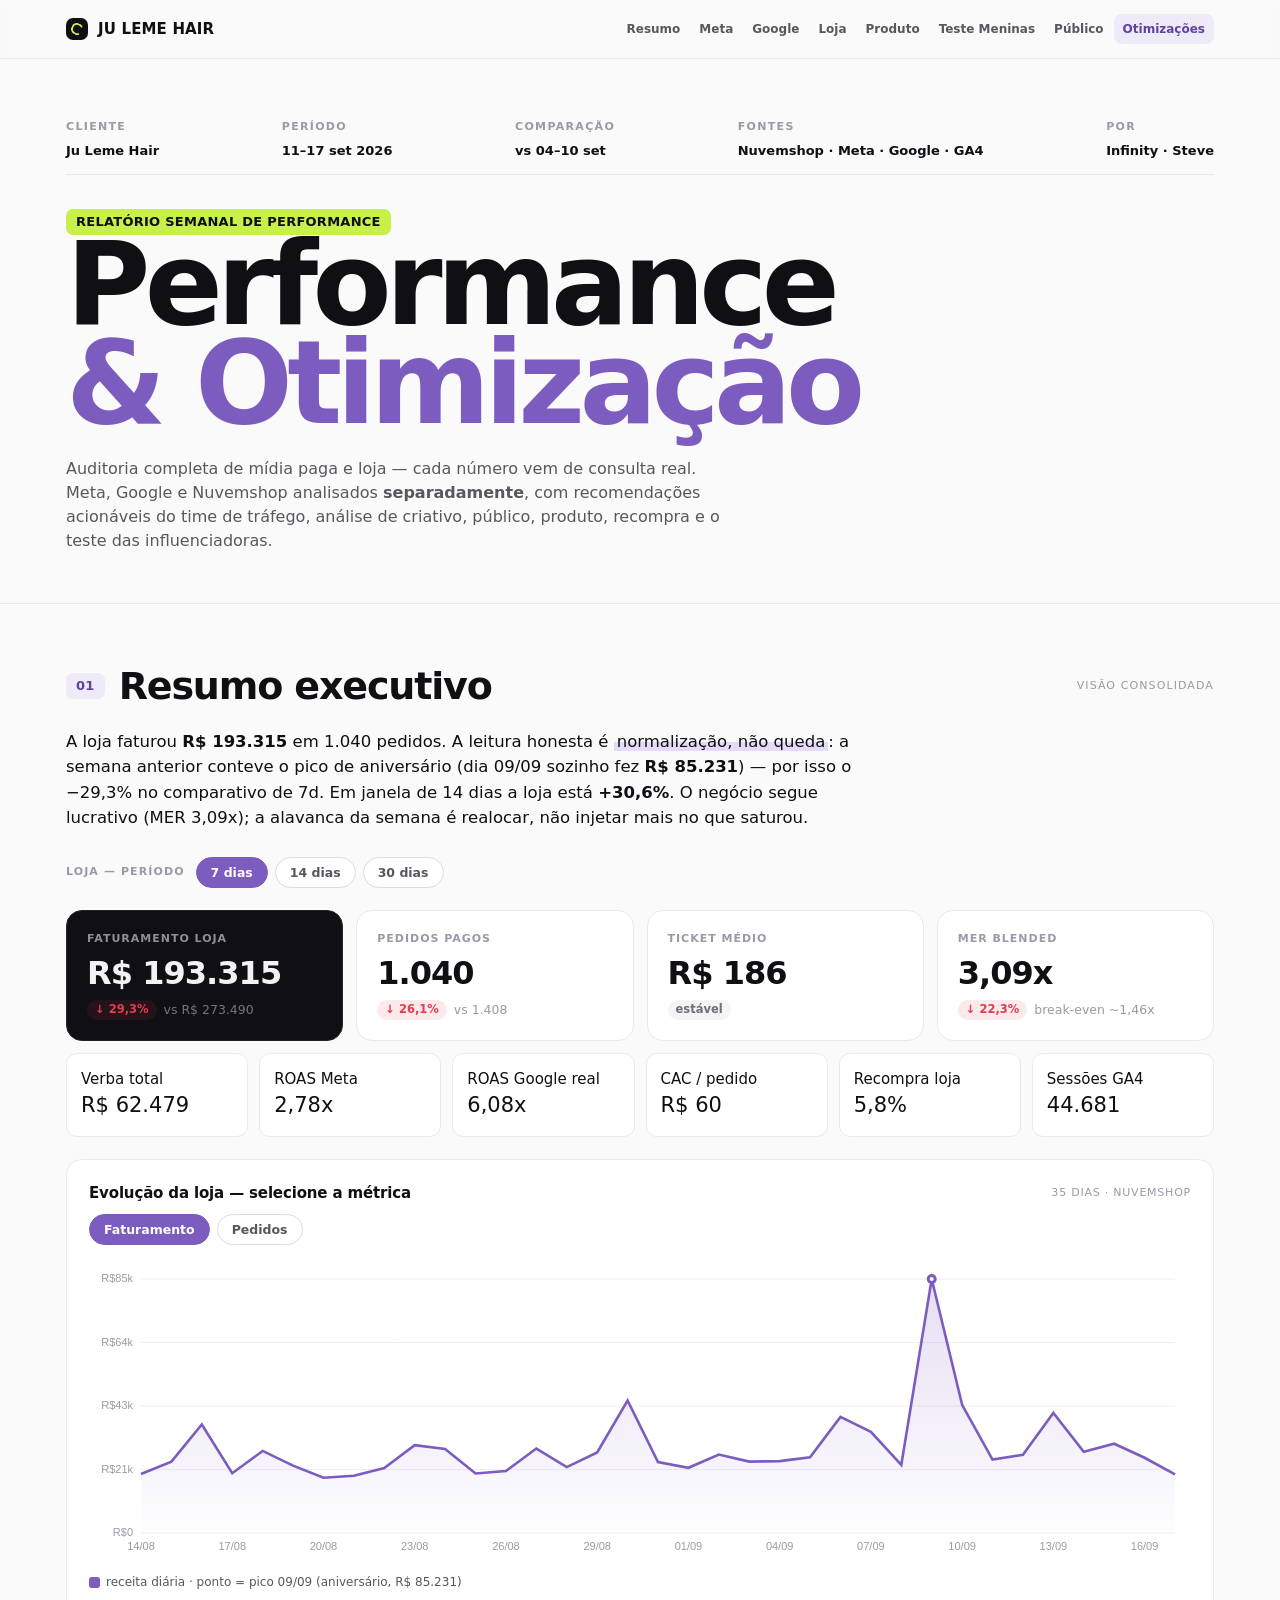
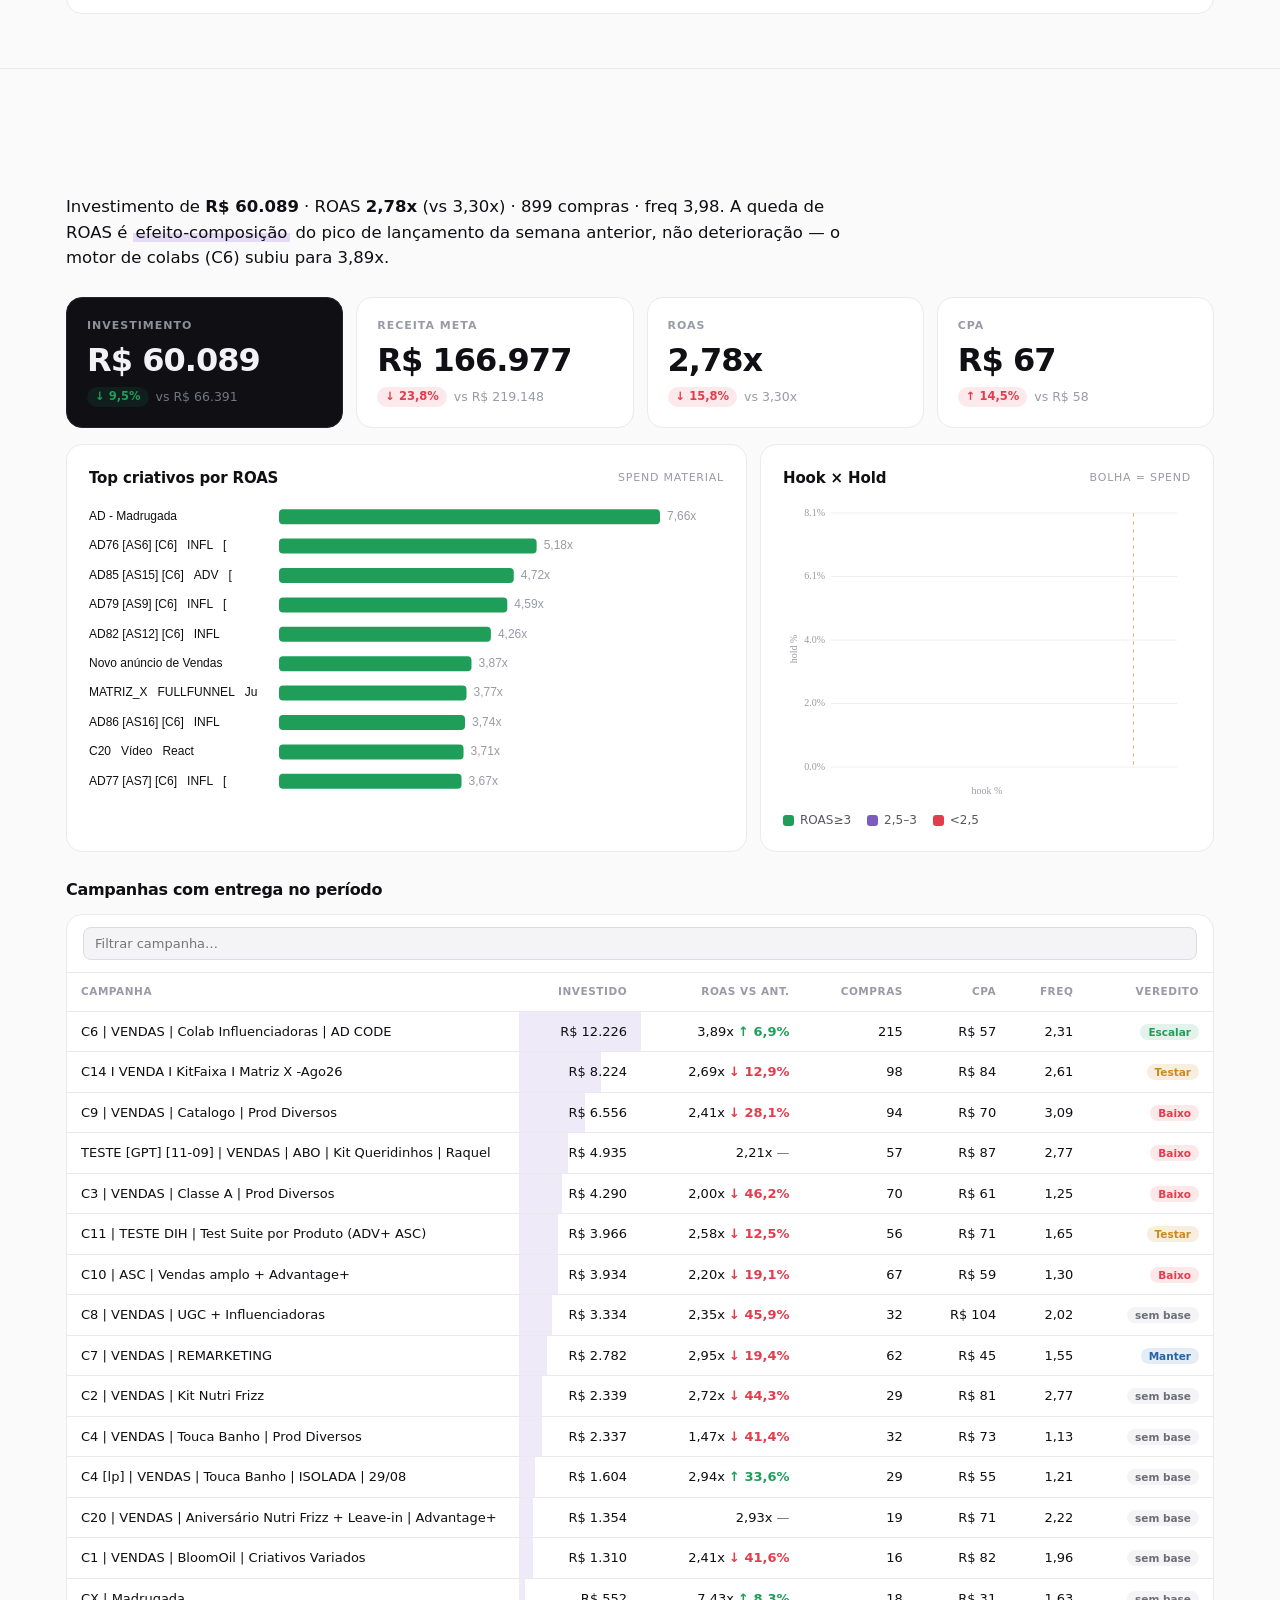
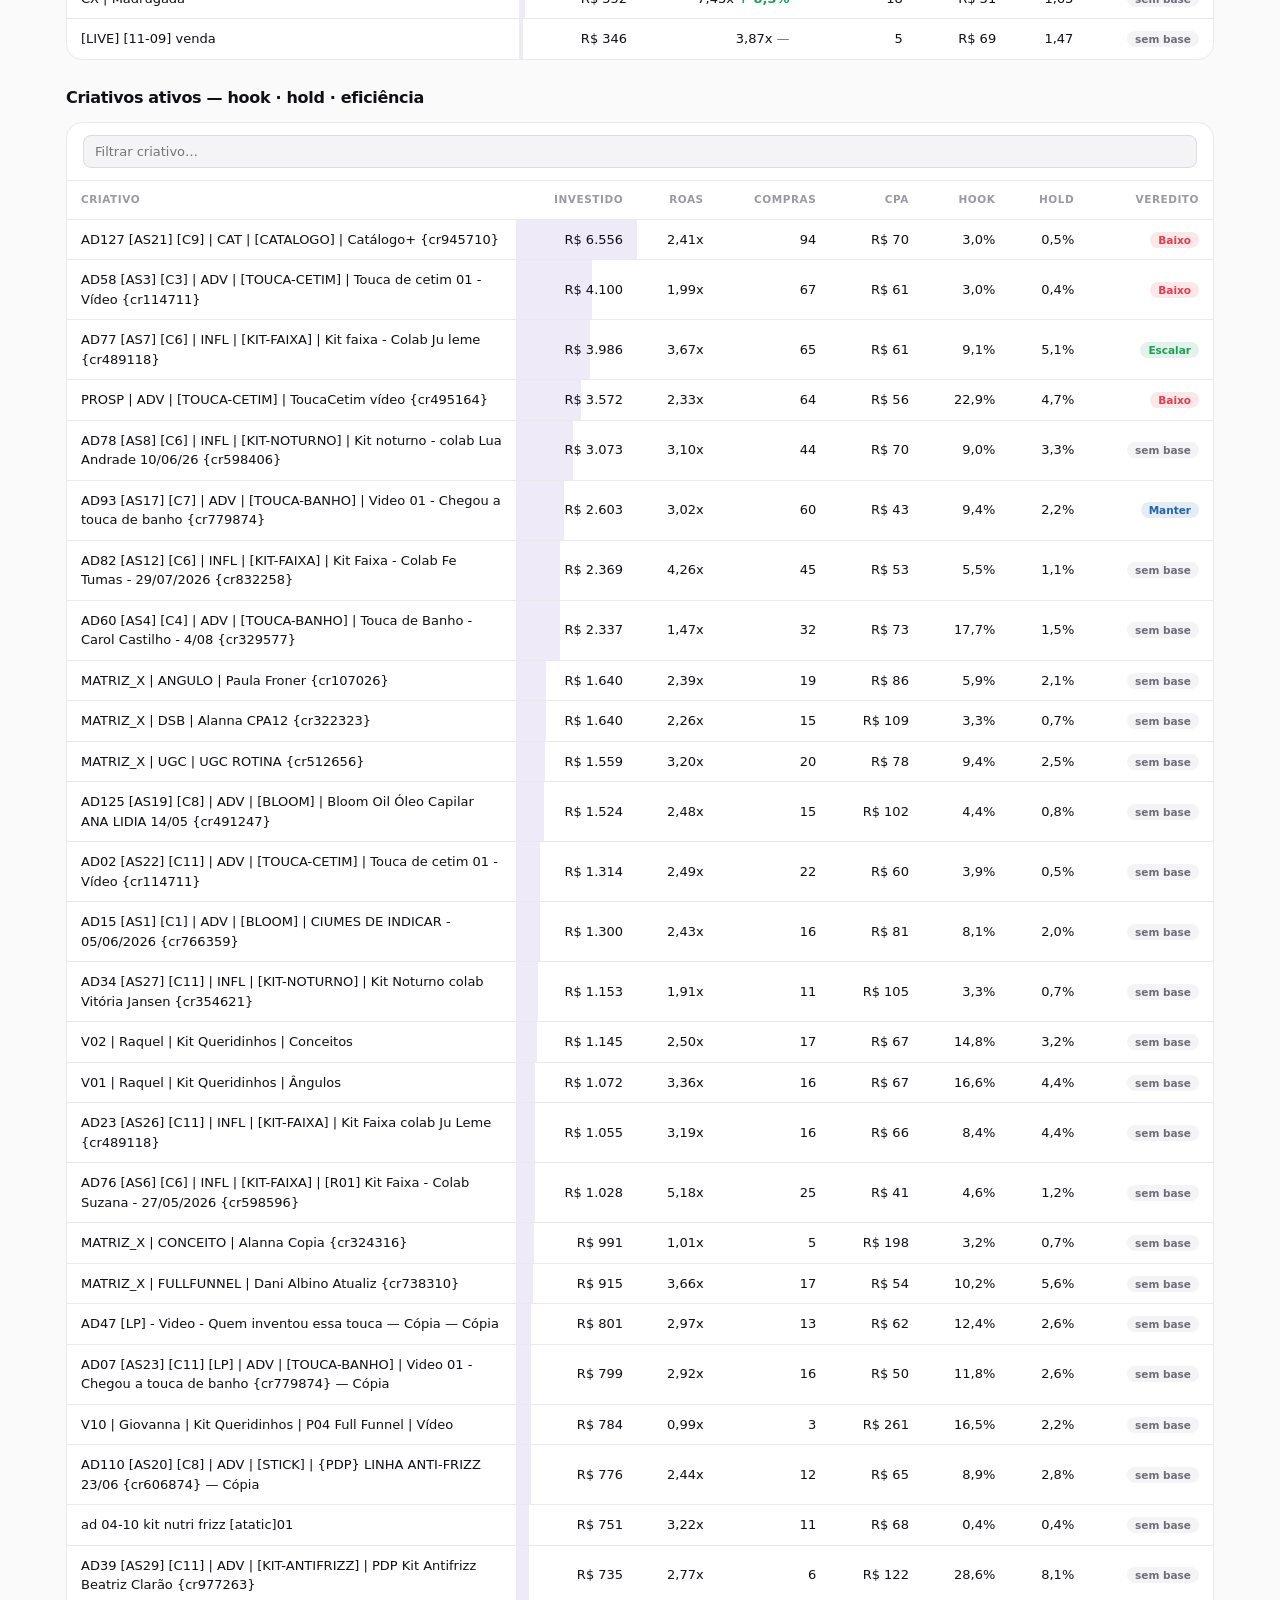
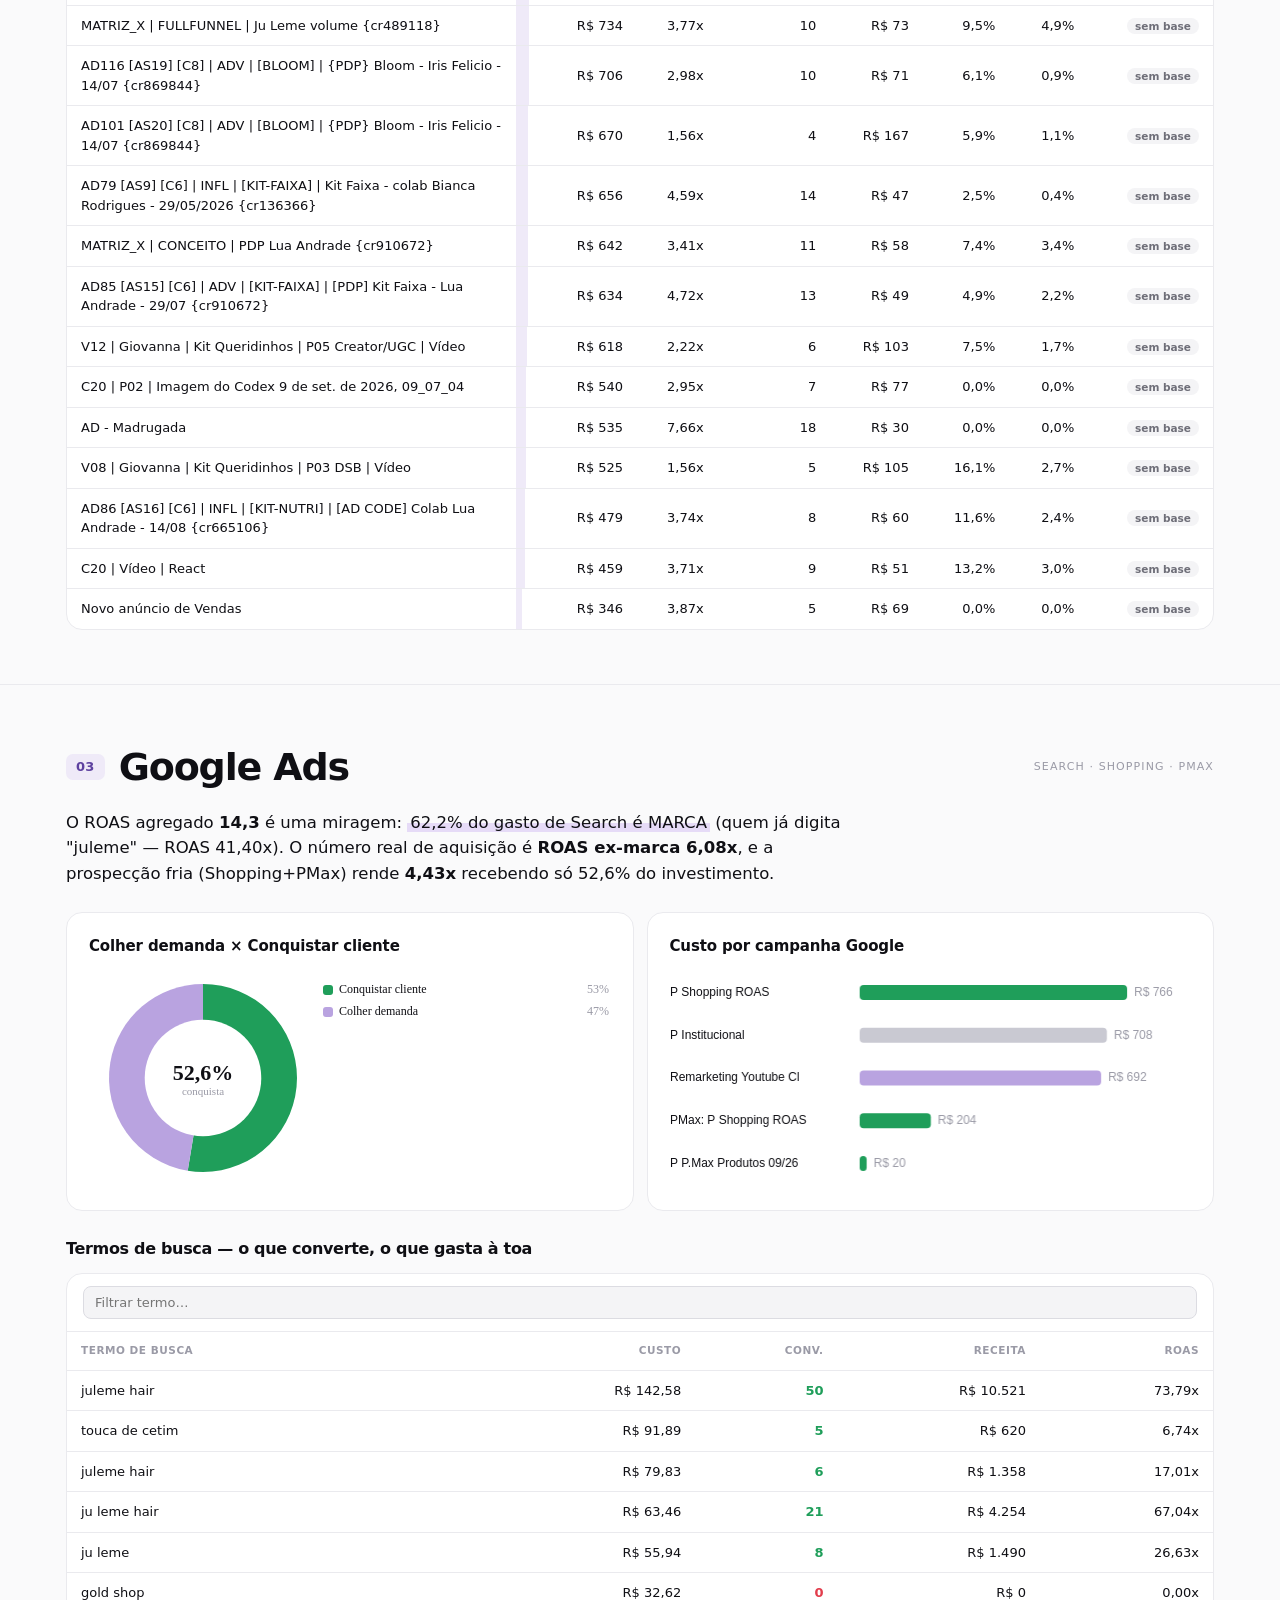
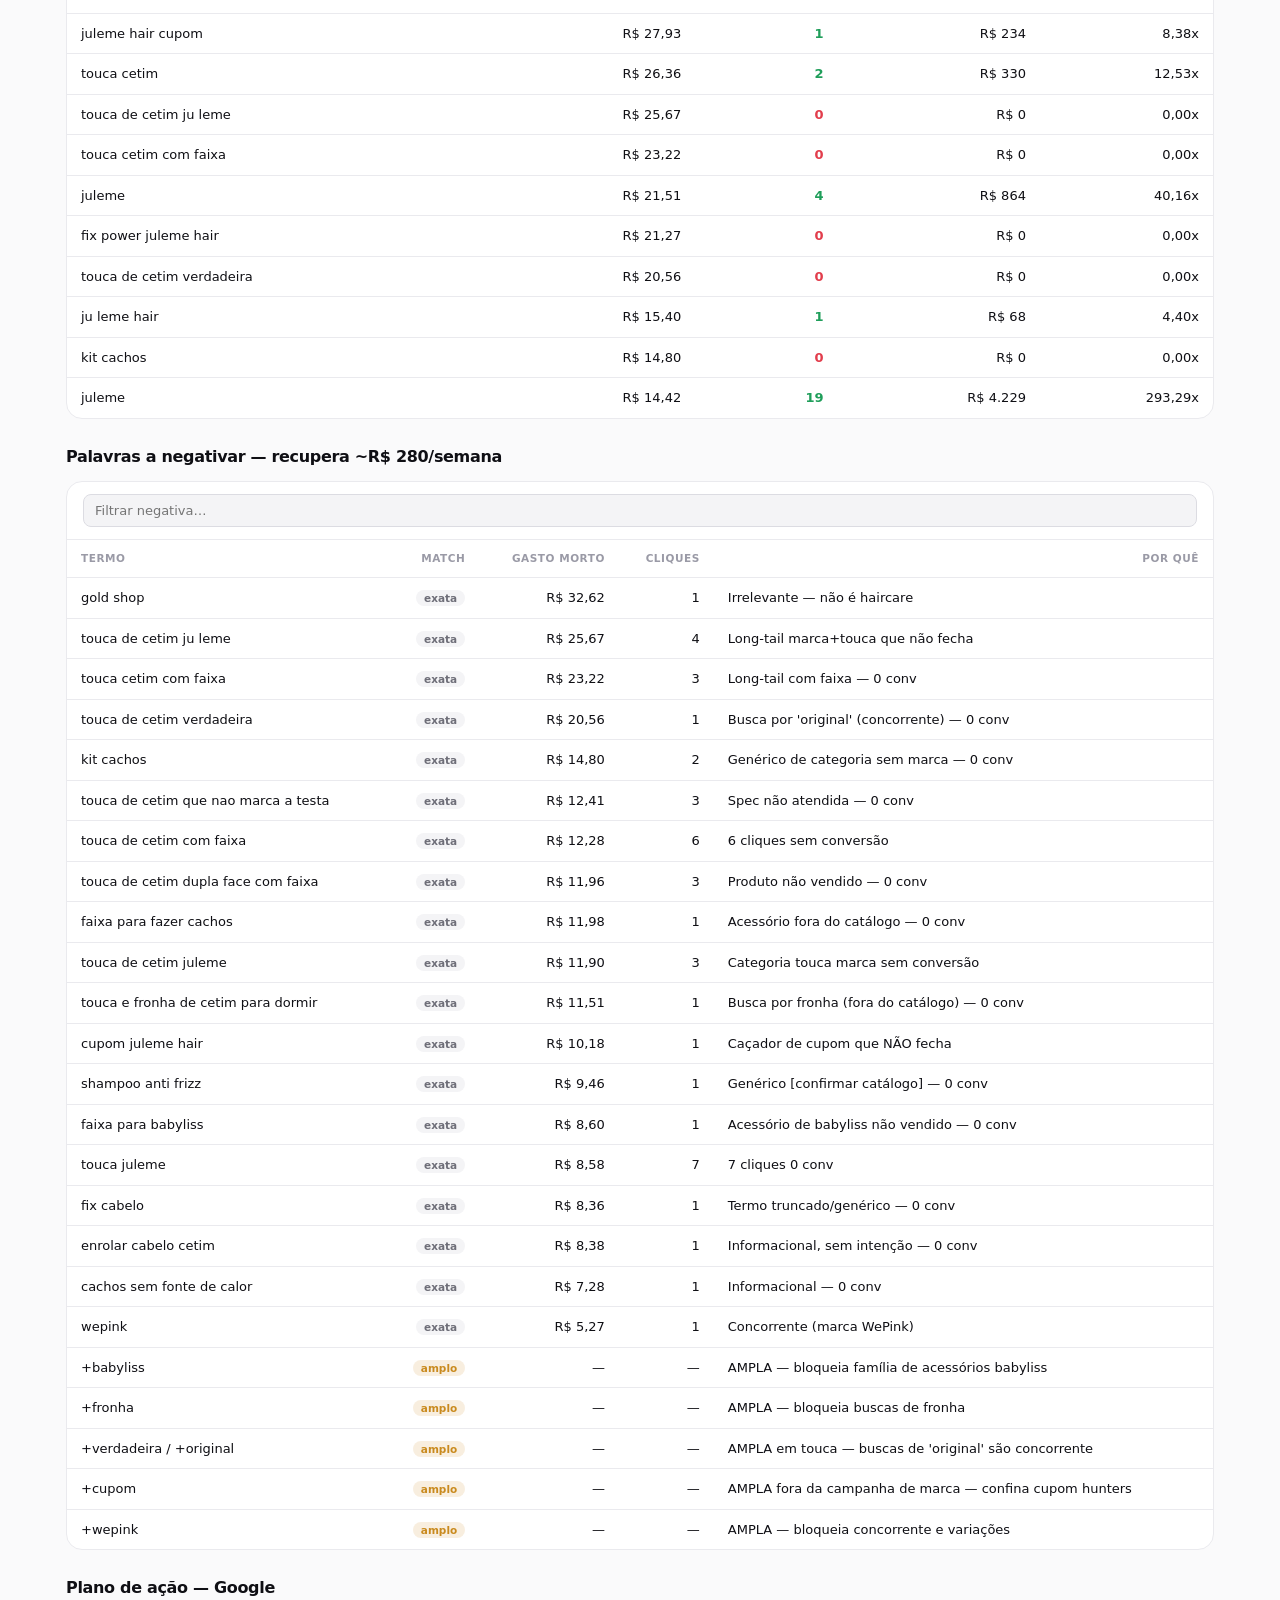
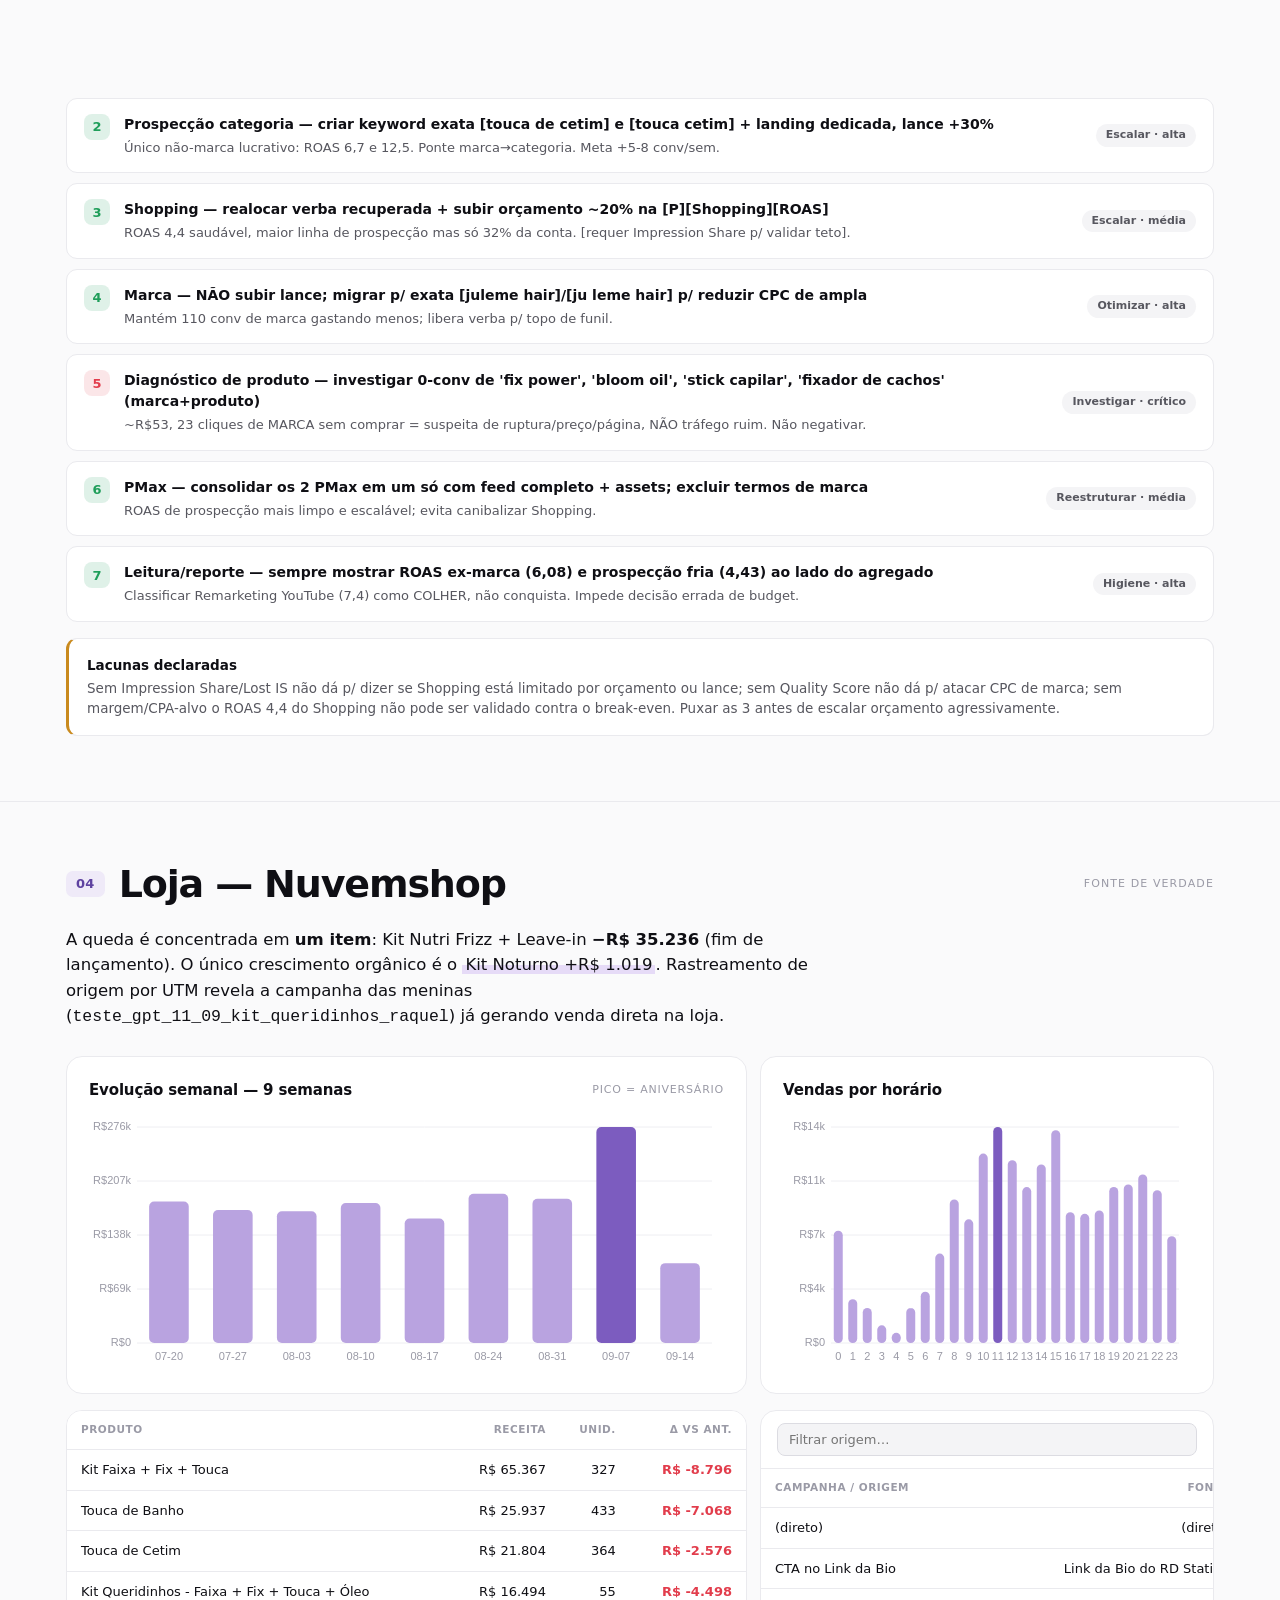
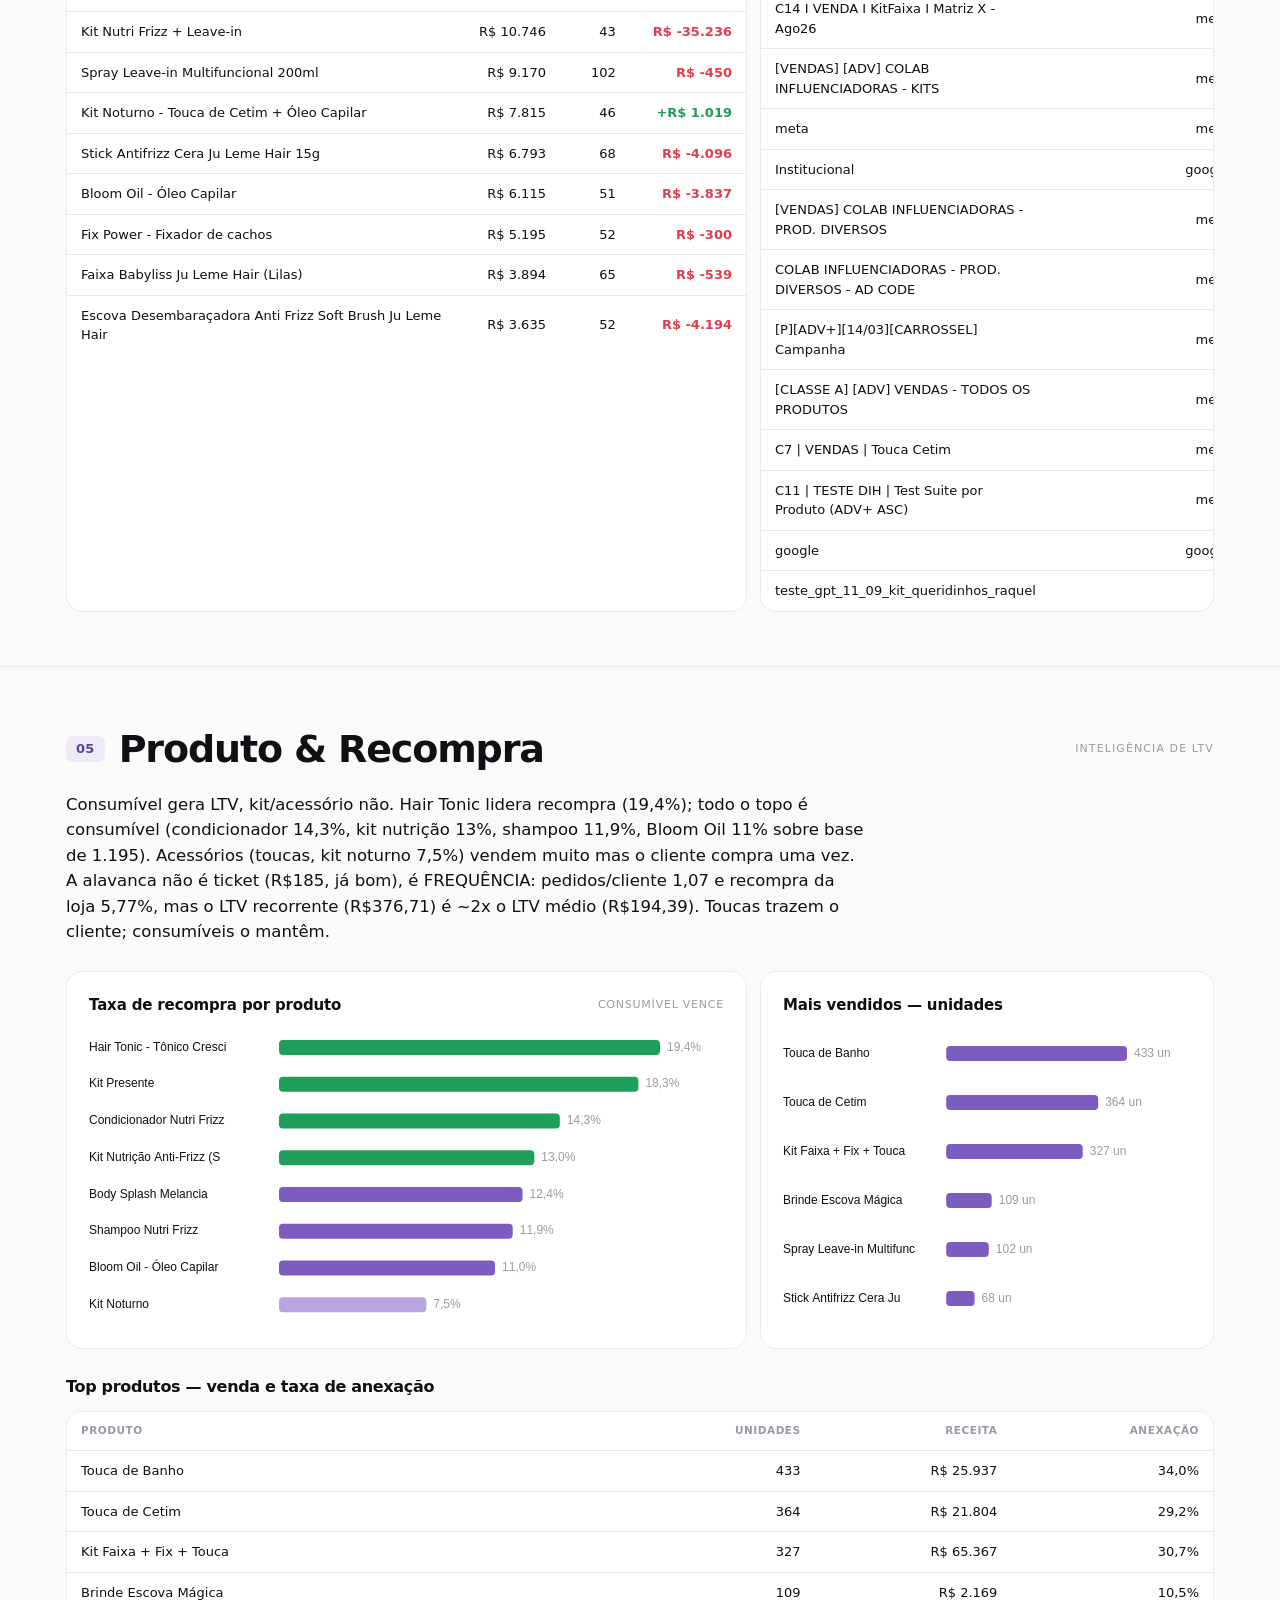
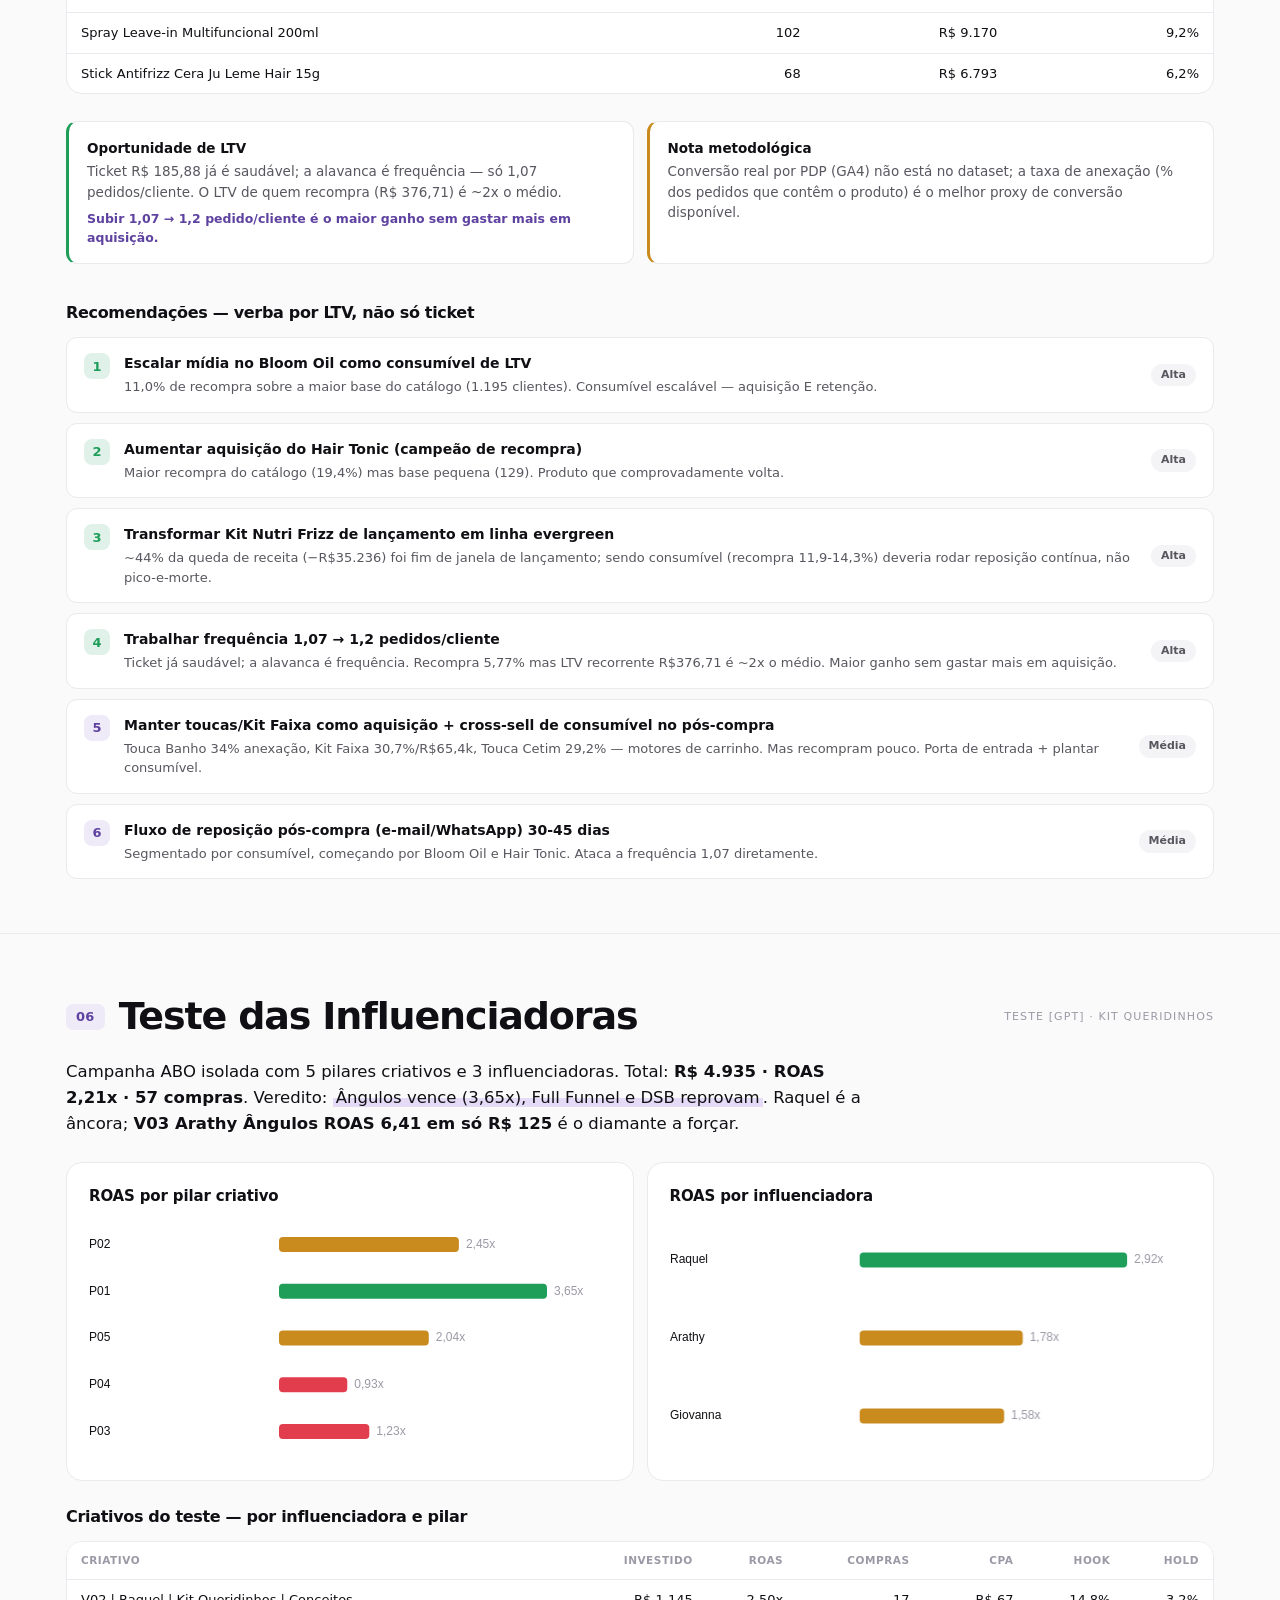
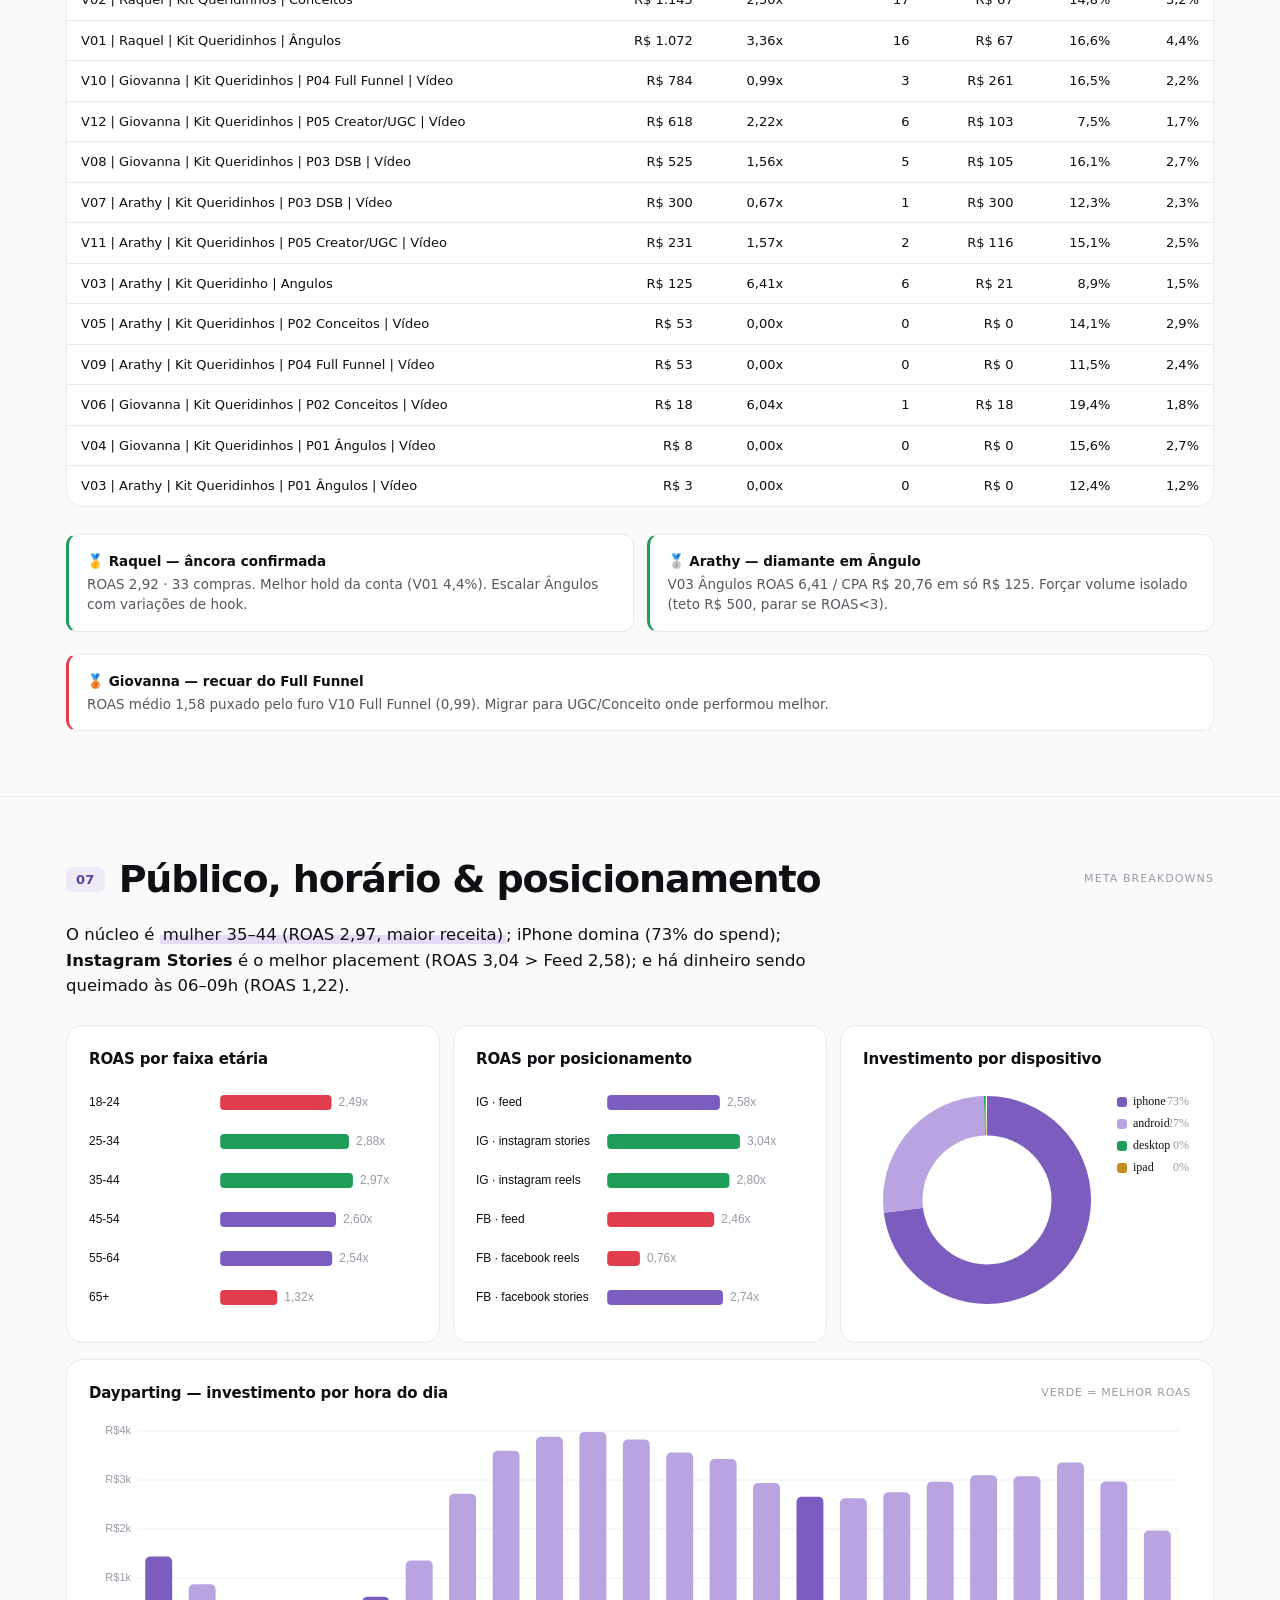
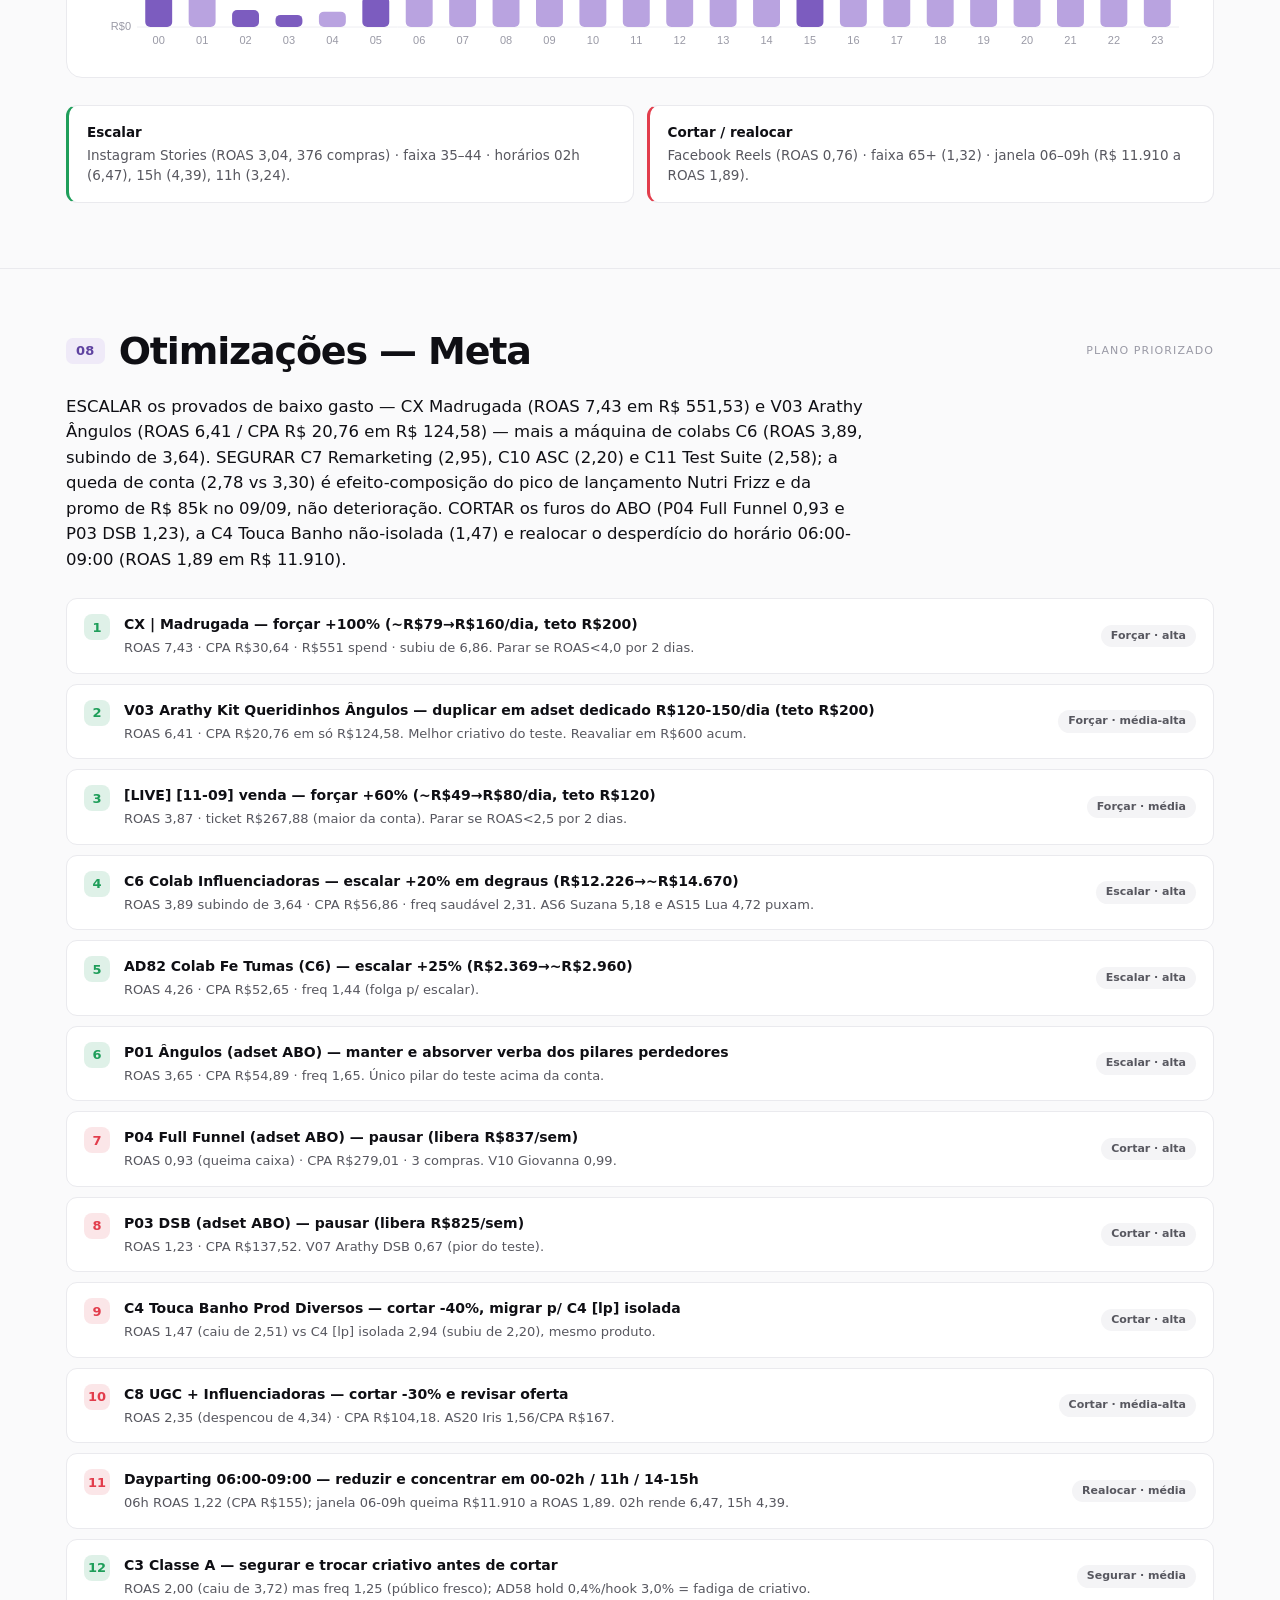
<file: performance/index.html>
<!doctype html><html lang="pt-BR"><head><meta charset="utf-8">
<meta name="viewport" content="width=device-width,initial-scale=1">
<title>Ju Leme Hair · Relatório de Performance · 11–17 set 2026</title>
<style>/* ===== Ju Leme Hair · Report v2 — Design System (Syncora × casa) ===== */
:root{
  --bg:#FAFAFB; --surface:#FFFFFF; --surface-2:#F4F4F6; --ink:#0F0F14; --ink-2:#57575F;
  --ink-3:#9A9AA6; --line:#EAEAEE; --line-2:#DCDCE2;
  --ac:#7C5CBF; --ac-ink:#5E42A0; --ac-soft:#EFEAF8; --lime:#C8F04B;
  --pos:#1F9E5A; --neg:#E23D4C; --warn:#C98A1E; --neu:#6E6E78;
  --dark:#0F0F14; --dark-ink:#F2F2F5;
  --r:16px; --r-s:11px;
  --f:-apple-system,"SF Pro Text","Inter",system-ui,sans-serif;
  --fd:"Inter","SF Pro Display",-apple-system,system-ui,sans-serif;
  --maxw:1200px;
}
*{box-sizing:border-box}
html{-webkit-text-size-adjust:100%;scroll-behavior:smooth}
body{margin:0;background:var(--bg);color:var(--ink);font-family:var(--f);font-size:15px;line-height:1.5;
  -webkit-font-smoothing:antialiased;font-variant-numeric:tabular-nums}
.num{font-variant-numeric:tabular-nums;font-feature-settings:"tnum" 1}
h1,h2,h3,h4{font-family:var(--fd);font-weight:680;letter-spacing:-.02em;margin:0}
.wrap{max-width:var(--maxw);margin:0 auto;padding:0 26px}
.mono{font-family:"SF Mono",ui-monospace,Menlo,monospace;font-size:11px;letter-spacing:.02em;color:var(--ink-3)}
.eyebrow{font-size:11px;letter-spacing:.16em;text-transform:uppercase;color:var(--ink-3);font-weight:600}

/* top nav */
.top{position:sticky;top:0;z-index:60;background:rgba(250,250,251,.85);backdrop-filter:saturate(1.5) blur(16px);border-bottom:1px solid var(--line)}
.top .wrap{display:flex;align-items:center;gap:16px;height:58px}
.brand{display:flex;align-items:center;gap:10px;font-family:var(--fd);font-weight:740;letter-spacing:.01em;font-size:15px}
.brand .g{width:22px;height:22px;border-radius:7px;background:var(--ink);position:relative;flex:0 0 auto}
.brand .g::after{content:"";position:absolute;inset:5px;border:2px solid var(--lime);border-radius:50%;border-right-color:transparent;transform:rotate(25deg)}
.nav{display:flex;gap:1px;margin-left:auto;flex-wrap:wrap}
.nav a{font-size:12px;color:var(--ink-2);text-decoration:none;padding:6px 9px;border-radius:8px;font-weight:550;white-space:nowrap}
.nav a:hover{background:var(--surface-2);color:var(--ink)}
.nav a.on{color:var(--ac-ink);background:var(--ac-soft)}
.progress{position:fixed;left:0;top:0;height:3px;background:var(--ac);z-index:100;width:0}

/* hero editorial */
.hero{padding:60px 0 34px;border-bottom:1px solid var(--line);position:relative;overflow:hidden}
.hero .top-row{display:flex;justify-content:space-between;flex-wrap:wrap;gap:16px;border-bottom:1px solid var(--line);padding-bottom:14px;margin-bottom:34px}
.hero .top-row div{font-size:11px}
.hero .top-row .k{text-transform:uppercase;letter-spacing:.12em;color:var(--ink-3);font-weight:600;margin-bottom:5px}
.hero .top-row .v{font-family:var(--fd);font-weight:600;font-size:13px;color:var(--ink)}
.hero h1{font-size:clamp(46px,9vw,120px);line-height:.86;font-weight:770;letter-spacing:-.05em}
.hero h1 .ac{color:var(--ac)}
.hero .sub{margin-top:24px;max-width:660px;font-size:16px;color:var(--ink-2)}
.chip{display:inline-flex;align-items:center;justify-content:center;background:var(--lime);color:var(--ink);font-family:var(--fd);font-weight:700;font-size:13px;padding:3px 10px;border-radius:7px;letter-spacing:.02em}

/* sections */
section{padding:54px 0;border-bottom:1px solid var(--line)}
.sh{display:flex;align-items:center;gap:14px;margin-bottom:8px}
.sh .chip{background:var(--ac-soft);color:var(--ac-ink)}
.sh h2{font-size:clamp(24px,3.6vw,38px);letter-spacing:-.03em}
.sh .tag{margin-left:auto;font-size:11px;text-transform:uppercase;letter-spacing:.1em;color:var(--ink-3)}
.lead{font-size:16.5px;line-height:1.55;color:var(--ink);max-width:800px;margin:14px 0 26px;font-weight:440}
.lead b{font-weight:660}
.lead .hl{background:linear-gradient(transparent 55%,#E6DBF7 55%);padding:0 3px;box-decoration-break:clone;-webkit-box-decoration-break:clone}

/* KPI cards */
.kpis{display:grid;grid-template-columns:repeat(4,1fr);gap:13px}
.kpi{background:var(--surface);border:1px solid var(--line);border-radius:var(--r);padding:20px}
.kpi.dark{background:var(--dark);color:var(--dark-ink);border-color:#22222a}
.kpi .lbl{font-size:11px;text-transform:uppercase;letter-spacing:.09em;color:var(--ink-3);font-weight:600}
.kpi.dark .lbl{color:#8f8f99}
.kpi .val{font-family:var(--fd);font-size:32px;font-weight:730;letter-spacing:-.03em;margin-top:10px;line-height:1}
.kpi .cmp{margin-top:11px;font-size:12.5px;display:flex;align-items:center;gap:7px;flex-wrap:wrap}
.dl{font-weight:650;padding:1px 8px;border-radius:20px;font-size:11.5px}
.dl.pos{color:var(--pos);background:rgba(31,158,90,.11)} .dl.neg{color:var(--neg);background:rgba(226,61,76,.11)}
.dl.flat{color:var(--neu);background:var(--surface-2)}
.kpi .prev{color:var(--ink-3)} .kpi.dark .prev{color:#75757f}
.kpi-sm-row{display:grid;grid-template-columns:repeat(6,1fr);gap:11px;margin-top:12px}
.kpi-sm{background:var(--surface);border:1px solid var(--line);border-radius:var(--r-s);padding:14px}
.kpi-sm .val{font-size:21px}
@media(max-width:920px){.kpis{grid-template-columns:repeat(2,1fr)}.kpi-sm-row{grid-template-columns:repeat(3,1fr)}}
@media(max-width:560px){.kpi-sm-row{grid-template-columns:repeat(2,1fr)}}

/* period selector */
.period{display:flex;gap:7px;align-items:center;flex-wrap:wrap;margin:6px 0 22px}
.period .lb{font-size:11px;text-transform:uppercase;letter-spacing:.1em;color:var(--ink-3);font-weight:600;margin-right:4px}
.period button,.mp{font-size:12.5px;font-weight:560;padding:7px 14px;border-radius:22px;border:1px solid var(--line-2);
  background:var(--surface);color:var(--ink-2);cursor:pointer;transition:all .16s ease;font-family:inherit}
.period button:hover,.mp:hover{border-color:var(--ac);color:var(--ac-ink)}
.period button.on,.mp.on{background:var(--ac);border-color:var(--ac);color:#fff}
.metric-picker{display:flex;gap:7px;flex-wrap:wrap;margin:4px 0 16px}

/* cards / charts */
.card{background:var(--surface);border:1px solid var(--line);border-radius:var(--r);padding:22px}
.card h3{font-size:15px;font-weight:640;letter-spacing:-.01em}
.card .chd{display:flex;align-items:center;gap:12px;margin-bottom:10px}
.card .chd .tag{margin-left:auto;font-size:11px;color:var(--ink-3);text-transform:uppercase;letter-spacing:.07em}
.g2{display:grid;grid-template-columns:1.5fr 1fr;gap:13px}
.g2e{display:grid;grid-template-columns:1fr 1fr;gap:13px}
.g3{display:grid;grid-template-columns:repeat(3,1fr);gap:13px}
@media(max-width:900px){.g2,.g2e,.g3{grid-template-columns:1fr}}
canvas{display:block;width:100%}
.legend{display:flex;gap:16px;flex-wrap:wrap;margin-top:12px;font-size:12px;color:var(--ink-2)}
.legend span{display:inline-flex;align-items:center;gap:6px}.legend i{width:11px;height:11px;border-radius:3px}

/* tables */
.tbl{background:var(--surface);border:1px solid var(--line);border-radius:var(--r);overflow:hidden}
.tbl .tools{display:flex;padding:12px 16px;border-bottom:1px solid var(--line)}
.tbl input{flex:1;border:1px solid var(--line-2);border-radius:8px;padding:8px 11px;font-size:13px;font-family:inherit;background:var(--surface-2)}
.tbl input:focus{outline:none;border-color:var(--ac)}
table{width:100%;border-collapse:collapse;font-size:13px}
thead th{text-align:right;font-size:10.5px;text-transform:uppercase;letter-spacing:.05em;color:var(--ink-3);font-weight:600;
  padding:11px 14px;border-bottom:1px solid var(--line);white-space:nowrap;background:var(--surface)}
thead th:first-child{text-align:left}
th.s{cursor:pointer;user-select:none} th.s:hover{color:var(--ac-ink)}
tbody td{padding:10px 14px;text-align:right;border-bottom:1px solid var(--line);white-space:nowrap}
tbody td:first-child{text-align:left;white-space:normal;max-width:360px;font-weight:500}
tbody tr:hover{background:var(--surface-2)} tbody tr:last-child td{border-bottom:0}
.badge{font-size:10.5px;font-weight:650;padding:2px 8px;border-radius:20px}
.b-esc{color:var(--pos);background:rgba(31,158,90,.12)} .b-man{color:#2563A8;background:rgba(37,99,168,.12)}
.b-tes{color:var(--warn);background:rgba(201,138,30,.14)} .b-low{color:var(--neg);background:rgba(226,61,76,.12)}
.b-nb{color:var(--neu);background:var(--surface-2)}
.up{color:var(--pos);font-weight:600} .dn{color:var(--neg);font-weight:600} .fl{color:var(--neu)}
.barcell{position:relative} .barcell .bar{position:absolute;left:0;top:0;bottom:0;background:var(--ac-soft);z-index:0} .barcell span{position:relative;z-index:1}

/* callouts / actions */
.callout{border:1px solid var(--line);border-left:3px solid var(--ac);background:var(--surface);border-radius:var(--r-s);padding:16px 18px;margin:11px 0}
.callout.win{border-left-color:var(--pos)} .callout.risk{border-left-color:var(--neg)} .callout.watch{border-left-color:var(--warn)}
.callout .t{font-weight:650;font-size:13.5px;margin-bottom:3px} .callout .b{font-size:13.5px;color:var(--ink-2)}
.callout .a{font-size:12.5px;margin-top:8px;color:var(--ac-ink);font-weight:560}
.two{display:grid;grid-template-columns:1fr 1fr;gap:13px}@media(max-width:820px){.two{grid-template-columns:1fr}}

/* action list (recomendações) */
.acts{display:flex;flex-direction:column;gap:10px}
.act{display:grid;grid-template-columns:auto 1fr auto;gap:14px;align-items:start;background:var(--surface);border:1px solid var(--line);border-radius:var(--r-s);padding:15px 17px}
.act .n{width:26px;height:26px;border-radius:8px;background:var(--ac-soft);color:var(--ac-ink);font-family:var(--fd);font-weight:700;font-size:13px;display:flex;align-items:center;justify-content:center;flex:0 0 auto}
.act .n.esc{background:rgba(31,158,90,.14);color:var(--pos)} .act .n.cut{background:rgba(226,61,76,.13);color:var(--neg)}
.act .body .e{font-weight:640;font-size:14px} .act .body .j{font-size:13px;color:var(--ink-2);margin-top:3px}
.act .tagr{font-size:11px;font-weight:640;padding:3px 10px;border-radius:20px;white-space:nowrap;background:var(--surface-2);color:var(--ink-2);align-self:center}

/* prose */
.md h4{font-size:15px;margin:20px 0 8px} .md h3{font-size:17px;margin:24px 0 10px}
.md p{color:var(--ink-2);margin:8px 0} .md ul{margin:8px 0;padding-left:20px;color:var(--ink-2)} .md li{margin:4px 0}
.md table{margin:12px 0;border:1px solid var(--line);border-radius:10px;overflow:hidden} .md strong{color:var(--ink)}
.md code{font-family:"SF Mono",ui-monospace,monospace;font-size:12px;background:var(--surface-2);padding:1px 5px;border-radius:5px}

/* reveal */
.rv{opacity:0;transform:translateY(20px)}
.rv.in{opacity:1;transform:none;transition:opacity .6s cubic-bezier(.16,1,.3,1),transform .6s cubic-bezier(.16,1,.3,1)}
.rv-1{transition-delay:.05s}.rv-2{transition-delay:.1s}.rv-3{transition-delay:.15s}.rv-4{transition-delay:.2s}
@media(prefers-reduced-motion:reduce){.rv,.rv.in{opacity:1!important;transform:none!important;transition:none!important}.progress{display:none}}

footer{padding:38px 0 66px;color:var(--ink-3)}
footer .wrap{display:flex;gap:18px;flex-wrap:wrap}
</style></head><body>
<div class="progress"></div>
<div class="top"><div class="wrap">
  <div class="brand"><span class="g"></span> JU LEME HAIR</div>
  <nav class="nav">
    <a href="#resumo" class="on">Resumo</a><a href="#meta">Meta</a><a href="#google">Google</a>
    <a href="#loja">Loja</a><a href="#produto">Produto</a><a href="#abo">Teste Meninas</a>
    <a href="#publico">Público</a><a href="#acoes">Otimizações</a>
  </nav>
</div></div>
<header class="hero"><div class="wrap">
  <div class="top-row">
    <div><div class="k">Cliente</div><div class="v">Ju Leme Hair</div></div>
    <div><div class="k">Período</div><div class="v">11–17 set 2026</div></div>
    <div><div class="k">Comparação</div><div class="v">vs 04–10 set</div></div>
    <div><div class="k">Fontes</div><div class="v">Nuvemshop · Meta · Google · GA4</div></div>
    <div><div class="k">Por</div><div class="v">Infinity · Steve</div></div>
  </div>
  <div class="chip rv">RELATÓRIO SEMANAL DE PERFORMANCE</div>
  <h1 class="rv rv-1">Performance<br><span class="ac">& Otimização</span></h1>
  <p class="sub rv rv-2">Auditoria completa de mídia paga e loja — cada número vem de consulta real.
  Meta, Google e Nuvemshop analisados <b>separadamente</b>, com recomendações acionáveis do time de tráfego,
  análise de criativo, público, produto, recompra e o teste das influenciadoras.</p>
</div></header>

<section id="resumo"><div class="wrap">
  <div class="sh rv"><span class="chip">01</span><h2>Resumo executivo</h2><span class="tag">Visão consolidada</span></div>
  <p class="lead rv">A loja faturou <b>R$ 193.315</b> em 1.040 pedidos.
  A leitura honesta é <span class="hl">normalização, não queda</span>: a semana anterior conteve o pico de aniversário
  (dia 09/09 sozinho fez <b>R$ 85.231</b>) — por isso o −29,3% no comparativo de 7d.
  Em janela de 14 dias a loja está <b>+30,6%</b>.
  O negócio segue lucrativo (MER 3,09x); a alavanca da semana é realocar, não injetar mais no que saturou.</p>

  <div class="period" id="period-sel">
    <span class="lb">Loja — período</span>
    <button data-p="7d" class="on">7 dias</button>
    <button data-p="14d">14 dias</button>
    <button data-p="30d">30 dias</button>
  </div>
  <div class="kpis" id="store-kpis">
    <div class="kpi dark rv"><div class="lbl">Faturamento loja</div><div class="val num" id="k-rev">R$ 193.315</div><div class="cmp" id="k-rev-cmp"><span class="dl neg">↓ 29,3%</span><span class="prev">vs R$ 273.490</span></div></div>
    <div class="kpi rv"><div class="lbl">Pedidos pagos</div><div class="val num" id="k-ord">1.040</div><div class="cmp" id="k-ord-cmp"><span class="dl neg">↓ 26,1%</span><span class="prev">vs 1.408</span></div></div>
    <div class="kpi rv"><div class="lbl">Ticket médio</div><div class="val num" id="k-tkt">R$ 186</div><div class="cmp"><span class="dl flat">estável</span></div></div>
    <div class="kpi rv"><div class="lbl">MER blended</div><div class="val num">3,09x</div><div class="cmp"><span class="dl neg">↓ 22,3%</span><span class="prev">break-even ~1,46x</span></div></div>
  </div>
  <div class="kpi-sm-row">
    <div class="kpi-sm rv"><div class="lbl">Verba total</div><div class="val num" data-val="62479.48" data-fmt="brl">R$ 62.479</div></div>
    <div class="kpi-sm rv"><div class="lbl">ROAS Meta</div><div class="val num" data-val="2.78" data-fmt="x">2,78x</div></div>
    <div class="kpi-sm rv"><div class="lbl">ROAS Google real</div><div class="val num">6,08x</div></div>
    <div class="kpi-sm rv"><div class="lbl">CAC / pedido</div><div class="val num" data-val="60.08" data-fmt="brl">R$ 60</div></div>
    <div class="kpi-sm rv"><div class="lbl">Recompra loja</div><div class="val num">5,8%</div></div>
    <div class="kpi-sm rv"><div class="lbl">Sessões GA4</div><div class="val num" data-val="44681" data-fmt="num">44.681</div></div>
  </div>

  <div class="card rv" style="margin-top:22px" data-chart="evolucao">
    <div class="chd"><h3>Evolução da loja — selecione a métrica</h3><span class="tag">35 dias · Nuvemshop</span></div>
    <div class="metric-picker" id="mp-evo">
      <button class="mp on" data-m="rev">Faturamento</button>
      <button class="mp" data-m="orders">Pedidos</button>
    </div>
    <canvas id="cv-evo" height="300"></canvas>
    <div class="legend"><span><i style="background:#7C5CBF"></i> receita diária · ponto = pico 09/09 (aniversário, R$ 85.231)</span></div>
  </div>
</div></section>
<section id="meta"><div class="wrap">
  <div class="sh rv"><span class="chip">02</span><h2>Meta Ads</h2><span class="tag">Facebook · Instagram</span></div>
  <p class="lead rv">Investimento de <b>R$ 60.089</b> · ROAS <b>2,78x</b> (vs 3,30x) · 899 compras · freq 3,98.
  A queda de ROAS é <span class="hl">efeito-composição</span> do pico de lançamento da semana anterior, não deterioração — o motor de colabs (C6) subiu para 3,89x.</p>
  <div class="kpis">
    <div class="kpi dark rv"><div class="lbl">Investimento</div>
    <div class="val num" data-val="60088.51" data-fmt="brl">R$ 60.089</div>
    <div class="cmp"><span class="dl pos">↓ 9,5%</span><span class="prev num">vs R$ 66.391</span></div></div>
    <div class="kpi rv"><div class="lbl">Receita Meta</div>
    <div class="val num" data-val="166977.07" data-fmt="brl">R$ 166.977</div>
    <div class="cmp"><span class="dl neg">↓ 23,8%</span><span class="prev num">vs R$ 219.148</span></div></div>
    <div class="kpi rv"><div class="lbl">ROAS</div>
    <div class="val num" data-val="2.78" data-fmt="x">2,78x</div>
    <div class="cmp"><span class="dl neg">↓ 15,8%</span><span class="prev num">vs 3,30x</span></div></div>
    <div class="kpi rv"><div class="lbl">CPA</div>
    <div class="val num" data-val="66.84" data-fmt="brl">R$ 67</div>
    <div class="cmp"><span class="dl neg">↑ 14,5%</span><span class="prev num">vs R$ 58</span></div></div>
  </div>
  <div class="g2" style="margin-top:16px">
    <div class="card rv" data-chart="topads"><div class="chd"><h3>Top criativos por ROAS</h3><span class="tag">spend material</span></div><canvas id="cv-topads" height="300"></canvas></div>
    <div class="card rv" data-chart="hook"><div class="chd"><h3>Hook × Hold</h3><span class="tag">bolha = spend</span></div><canvas id="cv-hook" height="300"></canvas><div class="legend"><span><i style="background:#1F9E5A"></i>ROAS≥3</span><span><i style="background:#7C5CBF"></i>2,5–3</span><span><i style="background:#E23D4C"></i>&lt;2,5</span></div></div>
  </div>
  <h3 style="margin:26px 0 12px;font-size:16px">Campanhas com entrega no período</h3>
  <div class="tbl rv"><div class="tools"><input placeholder="Filtrar campanha…"></div>
    <table><thead><tr><th>Campanha</th><th class="s">Investido</th><th class="s">ROAS vs ant.</th><th class="s">Compras</th><th class="s">CPA</th><th class="s">Freq</th><th>Veredito</th></tr></thead>
    <tbody><tr><td>C6 | VENDAS | Colab Influenciadoras | AD CODE</td>
        <td class="barcell" data-v="12225.75"><span class="bar" style="width:100%"></span><span class="num">R$ 12.226</span></td>
        <td class="num" data-v="3.89">3,89x <span class="up">↑ 6,9%</span></td>
        <td class="num" data-v="215.0">215</td><td class="num" data-v="56.86">R$ 57</td>
        <td class="num" data-v="2.31">2,31</td><td data-v="3.89"><span class="badge b-esc">Escalar</span></td></tr><tr><td>C14 I VENDA I KitFaixa I Matriz X -Ago26</td>
        <td class="barcell" data-v="8224.03"><span class="bar" style="width:67%"></span><span class="num">R$ 8.224</span></td>
        <td class="num" data-v="2.69">2,69x <span class="dn">↓ 12,9%</span></td>
        <td class="num" data-v="98.0">98</td><td class="num" data-v="83.92">R$ 84</td>
        <td class="num" data-v="2.61">2,61</td><td data-v="2.69"><span class="badge b-tes">Testar</span></td></tr><tr><td>C9 | VENDAS | Catalogo | Prod Diversos</td>
        <td class="barcell" data-v="6556.01"><span class="bar" style="width:54%"></span><span class="num">R$ 6.556</span></td>
        <td class="num" data-v="2.41">2,41x <span class="dn">↓ 28,1%</span></td>
        <td class="num" data-v="94.0">94</td><td class="num" data-v="69.74">R$ 70</td>
        <td class="num" data-v="3.09">3,09</td><td data-v="2.41"><span class="badge b-low">Baixo</span></td></tr><tr><td>TESTE [GPT] [11-09] | VENDAS | ABO | Kit Queridinhos | Raquel</td>
        <td class="barcell" data-v="4935.19"><span class="bar" style="width:40%"></span><span class="num">R$ 4.935</span></td>
        <td class="num" data-v="2.21">2,21x <span class="fl">—</span></td>
        <td class="num" data-v="57.0">57</td><td class="num" data-v="86.58">R$ 87</td>
        <td class="num" data-v="2.77">2,77</td><td data-v="2.21"><span class="badge b-low">Baixo</span></td></tr><tr><td>C3 | VENDAS | Classe A | Prod Diversos</td>
        <td class="barcell" data-v="4290.45"><span class="bar" style="width:35%"></span><span class="num">R$ 4.290</span></td>
        <td class="num" data-v="2.0">2,00x <span class="dn">↓ 46,2%</span></td>
        <td class="num" data-v="70.0">70</td><td class="num" data-v="61.29">R$ 61</td>
        <td class="num" data-v="1.25">1,25</td><td data-v="2.0"><span class="badge b-low">Baixo</span></td></tr><tr><td>C11 | TESTE DIH | Test Suite por Produto (ADV+ ASC)</td>
        <td class="barcell" data-v="3966.23"><span class="bar" style="width:32%"></span><span class="num">R$ 3.966</span></td>
        <td class="num" data-v="2.58">2,58x <span class="dn">↓ 12,5%</span></td>
        <td class="num" data-v="56.0">56</td><td class="num" data-v="70.83">R$ 71</td>
        <td class="num" data-v="1.65">1,65</td><td data-v="2.58"><span class="badge b-tes">Testar</span></td></tr><tr><td>C10 | ASC | Vendas amplo + Advantage+</td>
        <td class="barcell" data-v="3933.57"><span class="bar" style="width:32%"></span><span class="num">R$ 3.934</span></td>
        <td class="num" data-v="2.2">2,20x <span class="dn">↓ 19,1%</span></td>
        <td class="num" data-v="67.0">67</td><td class="num" data-v="58.71">R$ 59</td>
        <td class="num" data-v="1.3">1,30</td><td data-v="2.2"><span class="badge b-low">Baixo</span></td></tr><tr><td>C8 | VENDAS | UGC + Influenciadoras</td>
        <td class="barcell" data-v="3333.69"><span class="bar" style="width:27%"></span><span class="num">R$ 3.334</span></td>
        <td class="num" data-v="2.35">2,35x <span class="dn">↓ 45,9%</span></td>
        <td class="num" data-v="32.0">32</td><td class="num" data-v="104.18">R$ 104</td>
        <td class="num" data-v="2.02">2,02</td><td data-v="2.35"><span class="badge b-nb">sem base</span></td></tr><tr><td>C7 | VENDAS | REMARKETING</td>
        <td class="barcell" data-v="2781.95"><span class="bar" style="width:23%"></span><span class="num">R$ 2.782</span></td>
        <td class="num" data-v="2.95">2,95x <span class="dn">↓ 19,4%</span></td>
        <td class="num" data-v="62.0">62</td><td class="num" data-v="44.87">R$ 45</td>
        <td class="num" data-v="1.55">1,55</td><td data-v="2.95"><span class="badge b-man">Manter</span></td></tr><tr><td>C2 | VENDAS | Kit Nutri Frizz</td>
        <td class="barcell" data-v="2338.53"><span class="bar" style="width:19%"></span><span class="num">R$ 2.339</span></td>
        <td class="num" data-v="2.72">2,72x <span class="dn">↓ 44,3%</span></td>
        <td class="num" data-v="29.0">29</td><td class="num" data-v="80.64">R$ 81</td>
        <td class="num" data-v="2.77">2,77</td><td data-v="2.72"><span class="badge b-nb">sem base</span></td></tr><tr><td>C4 | VENDAS | Touca Banho | Prod Diversos</td>
        <td class="barcell" data-v="2336.95"><span class="bar" style="width:19%"></span><span class="num">R$ 2.337</span></td>
        <td class="num" data-v="1.47">1,47x <span class="dn">↓ 41,4%</span></td>
        <td class="num" data-v="32.0">32</td><td class="num" data-v="73.03">R$ 73</td>
        <td class="num" data-v="1.13">1,13</td><td data-v="1.47"><span class="badge b-nb">sem base</span></td></tr><tr><td>C4 [lp] | VENDAS | Touca Banho | ISOLADA | 29/08</td>
        <td class="barcell" data-v="1603.98"><span class="bar" style="width:13%"></span><span class="num">R$ 1.604</span></td>
        <td class="num" data-v="2.94">2,94x <span class="up">↑ 33,6%</span></td>
        <td class="num" data-v="29.0">29</td><td class="num" data-v="55.31">R$ 55</td>
        <td class="num" data-v="1.21">1,21</td><td data-v="2.94"><span class="badge b-nb">sem base</span></td></tr><tr><td>C20 | VENDAS | Aniversário Nutri Frizz + Leave-in | Advantage+</td>
        <td class="barcell" data-v="1354.34"><span class="bar" style="width:11%"></span><span class="num">R$ 1.354</span></td>
        <td class="num" data-v="2.93">2,93x <span class="fl">—</span></td>
        <td class="num" data-v="19.0">19</td><td class="num" data-v="71.28">R$ 71</td>
        <td class="num" data-v="2.22">2,22</td><td data-v="2.93"><span class="badge b-nb">sem base</span></td></tr><tr><td>C1 | VENDAS | BloomOil | Criativos Variados</td>
        <td class="barcell" data-v="1310.34"><span class="bar" style="width:11%"></span><span class="num">R$ 1.310</span></td>
        <td class="num" data-v="2.41">2,41x <span class="dn">↓ 41,6%</span></td>
        <td class="num" data-v="16.0">16</td><td class="num" data-v="81.9">R$ 82</td>
        <td class="num" data-v="1.96">1,96</td><td data-v="2.41"><span class="badge b-nb">sem base</span></td></tr><tr><td>CX | Madrugada</td>
        <td class="barcell" data-v="551.53"><span class="bar" style="width:5%"></span><span class="num">R$ 552</span></td>
        <td class="num" data-v="7.43">7,43x <span class="up">↑ 8,3%</span></td>
        <td class="num" data-v="18.0">18</td><td class="num" data-v="30.64">R$ 31</td>
        <td class="num" data-v="1.63">1,63</td><td data-v="7.43"><span class="badge b-nb">sem base</span></td></tr><tr><td>[LIVE] [11-09] venda</td>
        <td class="barcell" data-v="345.97"><span class="bar" style="width:3%"></span><span class="num">R$ 346</span></td>
        <td class="num" data-v="3.87">3,87x <span class="fl">—</span></td>
        <td class="num" data-v="5.0">5</td><td class="num" data-v="69.19">R$ 69</td>
        <td class="num" data-v="1.47">1,47</td><td data-v="3.87"><span class="badge b-nb">sem base</span></td></tr></tbody></table></div>
  <h3 style="margin:26px 0 12px;font-size:16px">Criativos ativos — hook · hold · eficiência</h3>
  <div class="tbl rv"><div class="tools"><input placeholder="Filtrar criativo…"></div>
    <table><thead><tr><th>Criativo</th><th class="s">Investido</th><th class="s">ROAS</th><th class="s">Compras</th><th class="s">CPA</th><th class="s">Hook</th><th class="s">Hold</th><th>Veredito</th></tr></thead>
    <tbody><tr><td>AD127 [AS21] [C9] | CAT | [CATALOGO] | Catálogo+ {cr945710}</td>
        <td class="barcell" data-v="6556.01"><span class="bar" style="width:100%"></span><span class="num">R$ 6.556</span></td>
        <td class="num" data-v="2.41">2,41x</td><td class="num" data-v="94.0">94</td>
        <td class="num" data-v="69.74">R$ 70</td><td class="num" data-v="3.0">3,0%</td>
        <td class="num" data-v="0.5">0,5%</td><td data-v="2.41"><span class="badge b-low">Baixo</span></td></tr><tr><td>AD58 [AS3] [C3] | ADV | [TOUCA-CETIM] | Touca de cetim 01 - Vídeo {cr114711}</td>
        <td class="barcell" data-v="4100.48"><span class="bar" style="width:63%"></span><span class="num">R$ 4.100</span></td>
        <td class="num" data-v="1.99">1,99x</td><td class="num" data-v="67.0">67</td>
        <td class="num" data-v="61.2">R$ 61</td><td class="num" data-v="3.0">3,0%</td>
        <td class="num" data-v="0.4">0,4%</td><td data-v="1.99"><span class="badge b-low">Baixo</span></td></tr><tr><td>AD77 [AS7] [C6] | INFL | [KIT-FAIXA] | Kit faixa - Colab Ju leme {cr489118}</td>
        <td class="barcell" data-v="3986.47"><span class="bar" style="width:61%"></span><span class="num">R$ 3.986</span></td>
        <td class="num" data-v="3.67">3,67x</td><td class="num" data-v="65.0">65</td>
        <td class="num" data-v="61.33">R$ 61</td><td class="num" data-v="9.1">9,1%</td>
        <td class="num" data-v="5.1">5,1%</td><td data-v="3.67"><span class="badge b-esc">Escalar</span></td></tr><tr><td>PROSP | ADV | [TOUCA-CETIM] | ToucaCetim vídeo {cr495164}</td>
        <td class="barcell" data-v="3571.82"><span class="bar" style="width:54%"></span><span class="num">R$ 3.572</span></td>
        <td class="num" data-v="2.33">2,33x</td><td class="num" data-v="64.0">64</td>
        <td class="num" data-v="55.81">R$ 56</td><td class="num" data-v="22.9">22,9%</td>
        <td class="num" data-v="4.7">4,7%</td><td data-v="2.33"><span class="badge b-low">Baixo</span></td></tr><tr><td>AD78 [AS8] [C6] | INFL | [KIT-NOTURNO] | Kit noturno - colab Lua Andrade 10/06/26 {cr598406}</td>
        <td class="barcell" data-v="3073.17"><span class="bar" style="width:47%"></span><span class="num">R$ 3.073</span></td>
        <td class="num" data-v="3.1">3,10x</td><td class="num" data-v="44.0">44</td>
        <td class="num" data-v="69.84">R$ 70</td><td class="num" data-v="9.0">9,0%</td>
        <td class="num" data-v="3.3">3,3%</td><td data-v="3.1"><span class="badge b-nb">sem base</span></td></tr><tr><td>AD93 [AS17] [C7] | ADV | [TOUCA-BANHO] | Video 01 - Chegou a touca de banho {cr779874}</td>
        <td class="barcell" data-v="2602.69"><span class="bar" style="width:40%"></span><span class="num">R$ 2.603</span></td>
        <td class="num" data-v="3.02">3,02x</td><td class="num" data-v="60.0">60</td>
        <td class="num" data-v="43.38">R$ 43</td><td class="num" data-v="9.4">9,4%</td>
        <td class="num" data-v="2.2">2,2%</td><td data-v="3.02"><span class="badge b-man">Manter</span></td></tr><tr><td>AD82 [AS12] [C6] | INFL | [KIT-FAIXA] | Kit Faixa - Colab Fe Tumas - 29/07/2026 {cr832258}</td>
        <td class="barcell" data-v="2369.4"><span class="bar" style="width:36%"></span><span class="num">R$ 2.369</span></td>
        <td class="num" data-v="4.26">4,26x</td><td class="num" data-v="45.0">45</td>
        <td class="num" data-v="52.65">R$ 53</td><td class="num" data-v="5.5">5,5%</td>
        <td class="num" data-v="1.1">1,1%</td><td data-v="4.26"><span class="badge b-nb">sem base</span></td></tr><tr><td>AD60 [AS4] [C4] | ADV | [TOUCA-BANHO] | Touca de Banho - Carol Castilho - 4/08 {cr329577}</td>
        <td class="barcell" data-v="2336.95"><span class="bar" style="width:36%"></span><span class="num">R$ 2.337</span></td>
        <td class="num" data-v="1.47">1,47x</td><td class="num" data-v="32.0">32</td>
        <td class="num" data-v="73.03">R$ 73</td><td class="num" data-v="17.7">17,7%</td>
        <td class="num" data-v="1.5">1,5%</td><td data-v="1.47"><span class="badge b-nb">sem base</span></td></tr><tr><td>MATRIZ_X | ANGULO | Paula Froner {cr107026}</td>
        <td class="barcell" data-v="1640.09"><span class="bar" style="width:25%"></span><span class="num">R$ 1.640</span></td>
        <td class="num" data-v="2.39">2,39x</td><td class="num" data-v="19.0">19</td>
        <td class="num" data-v="86.32">R$ 86</td><td class="num" data-v="5.9">5,9%</td>
        <td class="num" data-v="2.1">2,1%</td><td data-v="2.39"><span class="badge b-nb">sem base</span></td></tr><tr><td>MATRIZ_X | DSB | Alanna CPA12 {cr322323}</td>
        <td class="barcell" data-v="1639.53"><span class="bar" style="width:25%"></span><span class="num">R$ 1.640</span></td>
        <td class="num" data-v="2.26">2,26x</td><td class="num" data-v="15.0">15</td>
        <td class="num" data-v="109.3">R$ 109</td><td class="num" data-v="3.3">3,3%</td>
        <td class="num" data-v="0.7">0,7%</td><td data-v="2.26"><span class="badge b-nb">sem base</span></td></tr><tr><td>MATRIZ_X | UGC | UGC ROTINA {cr512656}</td>
        <td class="barcell" data-v="1559.01"><span class="bar" style="width:24%"></span><span class="num">R$ 1.559</span></td>
        <td class="num" data-v="3.2">3,20x</td><td class="num" data-v="20.0">20</td>
        <td class="num" data-v="77.95">R$ 78</td><td class="num" data-v="9.4">9,4%</td>
        <td class="num" data-v="2.5">2,5%</td><td data-v="3.2"><span class="badge b-nb">sem base</span></td></tr><tr><td>AD125 [AS19] [C8] | ADV | [BLOOM] | Bloom Oil Óleo Capilar ANA LIDIA 14/05 {cr491247}</td>
        <td class="barcell" data-v="1524.25"><span class="bar" style="width:23%"></span><span class="num">R$ 1.524</span></td>
        <td class="num" data-v="2.48">2,48x</td><td class="num" data-v="15.0">15</td>
        <td class="num" data-v="101.62">R$ 102</td><td class="num" data-v="4.4">4,4%</td>
        <td class="num" data-v="0.8">0,8%</td><td data-v="2.48"><span class="badge b-nb">sem base</span></td></tr><tr><td>AD02 [AS22] [C11] | ADV | [TOUCA-CETIM] | Touca de cetim 01 - Vídeo {cr114711}</td>
        <td class="barcell" data-v="1313.91"><span class="bar" style="width:20%"></span><span class="num">R$ 1.314</span></td>
        <td class="num" data-v="2.49">2,49x</td><td class="num" data-v="22.0">22</td>
        <td class="num" data-v="59.72">R$ 60</td><td class="num" data-v="3.9">3,9%</td>
        <td class="num" data-v="0.5">0,5%</td><td data-v="2.49"><span class="badge b-nb">sem base</span></td></tr><tr><td>AD15 [AS1] [C1] | ADV | [BLOOM] | CIUMES DE INDICAR - 05/06/2026 {cr766359}</td>
        <td class="barcell" data-v="1299.59"><span class="bar" style="width:20%"></span><span class="num">R$ 1.300</span></td>
        <td class="num" data-v="2.43">2,43x</td><td class="num" data-v="16.0">16</td>
        <td class="num" data-v="81.22">R$ 81</td><td class="num" data-v="8.1">8,1%</td>
        <td class="num" data-v="2.0">2,0%</td><td data-v="2.43"><span class="badge b-nb">sem base</span></td></tr><tr><td>AD34 [AS27] [C11] | INFL | [KIT-NOTURNO] | Kit Noturno colab Vitória Jansen {cr354621}</td>
        <td class="barcell" data-v="1152.6"><span class="bar" style="width:18%"></span><span class="num">R$ 1.153</span></td>
        <td class="num" data-v="1.91">1,91x</td><td class="num" data-v="11.0">11</td>
        <td class="num" data-v="104.78">R$ 105</td><td class="num" data-v="3.3">3,3%</td>
        <td class="num" data-v="0.7">0,7%</td><td data-v="1.91"><span class="badge b-nb">sem base</span></td></tr><tr><td>V02 | Raquel | Kit Queridinhos | Conceitos</td>
        <td class="barcell" data-v="1144.93"><span class="bar" style="width:17%"></span><span class="num">R$ 1.145</span></td>
        <td class="num" data-v="2.5">2,50x</td><td class="num" data-v="17.0">17</td>
        <td class="num" data-v="67.35">R$ 67</td><td class="num" data-v="14.8">14,8%</td>
        <td class="num" data-v="3.2">3,2%</td><td data-v="2.5"><span class="badge b-nb">sem base</span></td></tr><tr><td>V01 | Raquel | Kit Queridinhos | Ângulos</td>
        <td class="barcell" data-v="1071.88"><span class="bar" style="width:16%"></span><span class="num">R$ 1.072</span></td>
        <td class="num" data-v="3.36">3,36x</td><td class="num" data-v="16.0">16</td>
        <td class="num" data-v="66.99">R$ 67</td><td class="num" data-v="16.6">16,6%</td>
        <td class="num" data-v="4.4">4,4%</td><td data-v="3.36"><span class="badge b-nb">sem base</span></td></tr><tr><td>AD23 [AS26] [C11] | INFL | [KIT-FAIXA] | Kit Faixa colab Ju Leme {cr489118}</td>
        <td class="barcell" data-v="1054.81"><span class="bar" style="width:16%"></span><span class="num">R$ 1.055</span></td>
        <td class="num" data-v="3.19">3,19x</td><td class="num" data-v="16.0">16</td>
        <td class="num" data-v="65.93">R$ 66</td><td class="num" data-v="8.4">8,4%</td>
        <td class="num" data-v="4.4">4,4%</td><td data-v="3.19"><span class="badge b-nb">sem base</span></td></tr><tr><td>AD76 [AS6] [C6] | INFL | [KIT-FAIXA] | [R01] Kit Faixa - Colab Suzana - 27/05/2026 {cr598596}</td>
        <td class="barcell" data-v="1028.06"><span class="bar" style="width:16%"></span><span class="num">R$ 1.028</span></td>
        <td class="num" data-v="5.18">5,18x</td><td class="num" data-v="25.0">25</td>
        <td class="num" data-v="41.12">R$ 41</td><td class="num" data-v="4.6">4,6%</td>
        <td class="num" data-v="1.2">1,2%</td><td data-v="5.18"><span class="badge b-nb">sem base</span></td></tr><tr><td>MATRIZ_X | CONCEITO | Alanna Copia {cr324316}</td>
        <td class="barcell" data-v="991.31"><span class="bar" style="width:15%"></span><span class="num">R$ 991</span></td>
        <td class="num" data-v="1.01">1,01x</td><td class="num" data-v="5.0">5</td>
        <td class="num" data-v="198.26">R$ 198</td><td class="num" data-v="3.2">3,2%</td>
        <td class="num" data-v="0.7">0,7%</td><td data-v="1.01"><span class="badge b-nb">sem base</span></td></tr><tr><td>MATRIZ_X | FULLFUNNEL | Dani Albino Atualiz {cr738310}</td>
        <td class="barcell" data-v="914.97"><span class="bar" style="width:14%"></span><span class="num">R$ 915</span></td>
        <td class="num" data-v="3.66">3,66x</td><td class="num" data-v="17.0">17</td>
        <td class="num" data-v="53.82">R$ 54</td><td class="num" data-v="10.2">10,2%</td>
        <td class="num" data-v="5.6">5,6%</td><td data-v="3.66"><span class="badge b-nb">sem base</span></td></tr><tr><td>AD47 [LP] - Video -  Quem inventou essa touca — Cópia — Cópia</td>
        <td class="barcell" data-v="800.98"><span class="bar" style="width:12%"></span><span class="num">R$ 801</span></td>
        <td class="num" data-v="2.97">2,97x</td><td class="num" data-v="13.0">13</td>
        <td class="num" data-v="61.61">R$ 62</td><td class="num" data-v="12.4">12,4%</td>
        <td class="num" data-v="2.6">2,6%</td><td data-v="2.97"><span class="badge b-nb">sem base</span></td></tr><tr><td>AD07 [AS23] [C11] [LP] | ADV | [TOUCA-BANHO] | Video 01 - Chegou a touca de banho {cr779874} — Cópia</td>
        <td class="barcell" data-v="799.41"><span class="bar" style="width:12%"></span><span class="num">R$ 799</span></td>
        <td class="num" data-v="2.92">2,92x</td><td class="num" data-v="16.0">16</td>
        <td class="num" data-v="49.96">R$ 50</td><td class="num" data-v="11.8">11,8%</td>
        <td class="num" data-v="2.6">2,6%</td><td data-v="2.92"><span class="badge b-nb">sem base</span></td></tr><tr><td>V10 | Giovanna | Kit Queridinhos | P04 Full Funnel | Vídeo</td>
        <td class="barcell" data-v="784.36"><span class="bar" style="width:12%"></span><span class="num">R$ 784</span></td>
        <td class="num" data-v="0.99">0,99x</td><td class="num" data-v="3.0">3</td>
        <td class="num" data-v="261.45">R$ 261</td><td class="num" data-v="16.5">16,5%</td>
        <td class="num" data-v="2.2">2,2%</td><td data-v="0.99"><span class="badge b-nb">sem base</span></td></tr><tr><td>AD110 [AS20] [C8] | ADV | [STICK] | {PDP} LINHA ANTI-FRIZZ 23/06 {cr606874} — Cópia</td>
        <td class="barcell" data-v="776.28"><span class="bar" style="width:12%"></span><span class="num">R$ 776</span></td>
        <td class="num" data-v="2.44">2,44x</td><td class="num" data-v="12.0">12</td>
        <td class="num" data-v="64.69">R$ 65</td><td class="num" data-v="8.9">8,9%</td>
        <td class="num" data-v="2.8">2,8%</td><td data-v="2.44"><span class="badge b-nb">sem base</span></td></tr><tr><td>ad 04-10 kit nutri frizz [atatic]01</td>
        <td class="barcell" data-v="751.15"><span class="bar" style="width:11%"></span><span class="num">R$ 751</span></td>
        <td class="num" data-v="3.22">3,22x</td><td class="num" data-v="11.0">11</td>
        <td class="num" data-v="68.29">R$ 68</td><td class="num" data-v="0.4">0,4%</td>
        <td class="num" data-v="0.4">0,4%</td><td data-v="3.22"><span class="badge b-nb">sem base</span></td></tr><tr><td>AD39 [AS29] [C11] | ADV | [KIT-ANTIFRIZZ] | PDP Kit Antifrizz Beatriz Clarão {cr977263}</td>
        <td class="barcell" data-v="734.7"><span class="bar" style="width:11%"></span><span class="num">R$ 735</span></td>
        <td class="num" data-v="2.77">2,77x</td><td class="num" data-v="6.0">6</td>
        <td class="num" data-v="122.45">R$ 122</td><td class="num" data-v="28.6">28,6%</td>
        <td class="num" data-v="8.1">8,1%</td><td data-v="2.77"><span class="badge b-nb">sem base</span></td></tr><tr><td>MATRIZ_X | FULLFUNNEL | Ju Leme volume {cr489118}</td>
        <td class="barcell" data-v="733.65"><span class="bar" style="width:11%"></span><span class="num">R$ 734</span></td>
        <td class="num" data-v="3.77">3,77x</td><td class="num" data-v="10.0">10</td>
        <td class="num" data-v="73.36">R$ 73</td><td class="num" data-v="9.5">9,5%</td>
        <td class="num" data-v="4.9">4,9%</td><td data-v="3.77"><span class="badge b-nb">sem base</span></td></tr><tr><td>AD116 [AS19] [C8] | ADV | [BLOOM] | {PDP} Bloom - Iris Felicio - 14/07 {cr869844}</td>
        <td class="barcell" data-v="706.13"><span class="bar" style="width:11%"></span><span class="num">R$ 706</span></td>
        <td class="num" data-v="2.98">2,98x</td><td class="num" data-v="10.0">10</td>
        <td class="num" data-v="70.61">R$ 71</td><td class="num" data-v="6.1">6,1%</td>
        <td class="num" data-v="0.9">0,9%</td><td data-v="2.98"><span class="badge b-nb">sem base</span></td></tr><tr><td>AD101 [AS20] [C8] | ADV | [BLOOM] | {PDP} Bloom - Iris Felicio - 14/07 {cr869844}</td>
        <td class="barcell" data-v="669.9"><span class="bar" style="width:10%"></span><span class="num">R$ 670</span></td>
        <td class="num" data-v="1.56">1,56x</td><td class="num" data-v="4.0">4</td>
        <td class="num" data-v="167.47">R$ 167</td><td class="num" data-v="5.9">5,9%</td>
        <td class="num" data-v="1.1">1,1%</td><td data-v="1.56"><span class="badge b-nb">sem base</span></td></tr><tr><td>AD79 [AS9] [C6] | INFL | [KIT-FAIXA] | Kit Faixa - colab Bianca Rodrigues - 29/05/2026 {cr136366}</td>
        <td class="barcell" data-v="655.92"><span class="bar" style="width:10%"></span><span class="num">R$ 656</span></td>
        <td class="num" data-v="4.59">4,59x</td><td class="num" data-v="14.0">14</td>
        <td class="num" data-v="46.85">R$ 47</td><td class="num" data-v="2.5">2,5%</td>
        <td class="num" data-v="0.4">0,4%</td><td data-v="4.59"><span class="badge b-nb">sem base</span></td></tr><tr><td>MATRIZ_X | CONCEITO | PDP Lua Andrade {cr910672}</td>
        <td class="barcell" data-v="642.21"><span class="bar" style="width:10%"></span><span class="num">R$ 642</span></td>
        <td class="num" data-v="3.41">3,41x</td><td class="num" data-v="11.0">11</td>
        <td class="num" data-v="58.38">R$ 58</td><td class="num" data-v="7.4">7,4%</td>
        <td class="num" data-v="3.4">3,4%</td><td data-v="3.41"><span class="badge b-nb">sem base</span></td></tr><tr><td>AD85 [AS15] [C6] | ADV | [KIT-FAIXA] | [PDP] Kit Faixa - Lua Andrade - 29/07 {cr910672}</td>
        <td class="barcell" data-v="633.78"><span class="bar" style="width:10%"></span><span class="num">R$ 634</span></td>
        <td class="num" data-v="4.72">4,72x</td><td class="num" data-v="13.0">13</td>
        <td class="num" data-v="48.75">R$ 49</td><td class="num" data-v="4.9">4,9%</td>
        <td class="num" data-v="2.2">2,2%</td><td data-v="4.72"><span class="badge b-nb">sem base</span></td></tr><tr><td>V12 | Giovanna | Kit Queridinhos | P05 Creator/UGC | Vídeo</td>
        <td class="barcell" data-v="618.35"><span class="bar" style="width:9%"></span><span class="num">R$ 618</span></td>
        <td class="num" data-v="2.22">2,22x</td><td class="num" data-v="6.0">6</td>
        <td class="num" data-v="103.06">R$ 103</td><td class="num" data-v="7.5">7,5%</td>
        <td class="num" data-v="1.7">1,7%</td><td data-v="2.22"><span class="badge b-nb">sem base</span></td></tr><tr><td>C20 | P02 | Imagem do Codex 9 de set. de 2026, 09_07_04</td>
        <td class="barcell" data-v="539.6"><span class="bar" style="width:8%"></span><span class="num">R$ 540</span></td>
        <td class="num" data-v="2.95">2,95x</td><td class="num" data-v="7.0">7</td>
        <td class="num" data-v="77.09">R$ 77</td><td class="num" data-v="0">0,0%</td>
        <td class="num" data-v="0">0,0%</td><td data-v="2.95"><span class="badge b-nb">sem base</span></td></tr><tr><td>AD - Madrugada</td>
        <td class="barcell" data-v="534.82"><span class="bar" style="width:8%"></span><span class="num">R$ 535</span></td>
        <td class="num" data-v="7.66">7,66x</td><td class="num" data-v="18.0">18</td>
        <td class="num" data-v="29.71">R$ 30</td><td class="num" data-v="0.0">0,0%</td>
        <td class="num" data-v="0.0">0,0%</td><td data-v="7.66"><span class="badge b-nb">sem base</span></td></tr><tr><td>V08 | Giovanna | Kit Queridinhos | P03 DSB | Vídeo</td>
        <td class="barcell" data-v="524.73"><span class="bar" style="width:8%"></span><span class="num">R$ 525</span></td>
        <td class="num" data-v="1.56">1,56x</td><td class="num" data-v="5.0">5</td>
        <td class="num" data-v="104.95">R$ 105</td><td class="num" data-v="16.1">16,1%</td>
        <td class="num" data-v="2.7">2,7%</td><td data-v="1.56"><span class="badge b-nb">sem base</span></td></tr><tr><td>AD86 [AS16] [C6] | INFL | [KIT-NUTRI] | [AD CODE] Colab Lua Andrade - 14/08 {cr665106}</td>
        <td class="barcell" data-v="478.95"><span class="bar" style="width:7%"></span><span class="num">R$ 479</span></td>
        <td class="num" data-v="3.74">3,74x</td><td class="num" data-v="8.0">8</td>
        <td class="num" data-v="59.87">R$ 60</td><td class="num" data-v="11.6">11,6%</td>
        <td class="num" data-v="2.4">2,4%</td><td data-v="3.74"><span class="badge b-nb">sem base</span></td></tr><tr><td>C20 | Vídeo | React</td>
        <td class="barcell" data-v="459.21"><span class="bar" style="width:7%"></span><span class="num">R$ 459</span></td>
        <td class="num" data-v="3.71">3,71x</td><td class="num" data-v="9.0">9</td>
        <td class="num" data-v="51.02">R$ 51</td><td class="num" data-v="13.2">13,2%</td>
        <td class="num" data-v="3.0">3,0%</td><td data-v="3.71"><span class="badge b-nb">sem base</span></td></tr><tr><td>Novo anúncio de Vendas</td>
        <td class="barcell" data-v="345.97"><span class="bar" style="width:5%"></span><span class="num">R$ 346</span></td>
        <td class="num" data-v="3.87">3,87x</td><td class="num" data-v="5.0">5</td>
        <td class="num" data-v="69.19">R$ 69</td><td class="num" data-v="0.0">0,0%</td>
        <td class="num" data-v="0.0">0,0%</td><td data-v="3.87"><span class="badge b-nb">sem base</span></td></tr></tbody></table></div>
</div></section>
<section id="google"><div class="wrap">
  <div class="sh rv"><span class="chip">03</span><h2>Google Ads</h2><span class="tag">Search · Shopping · PMax</span></div>
  <p class="lead rv">O ROAS agregado <b>14,3</b> é uma miragem: <span class="hl">62,2% do gasto de Search é MARCA</span>
  (quem já digita "juleme" — ROAS 41,40x). O número real de aquisição é <b>ROAS ex-marca 6,08x</b>,
  e a prospecção fria (Shopping+PMax) rende <b>4,43x</b> recebendo só 52,6% do investimento.</p>
  <div class="g2e">
    <div class="card rv" data-chart="gsplit"><div class="chd"><h3>Colher demanda × Conquistar cliente</h3></div><canvas id="cv-gsplit" height="220"></canvas></div>
    <div class="card rv" data-chart="gcost"><div class="chd"><h3>Custo por campanha Google</h3></div><canvas id="cv-gcost" height="220"></canvas></div>
  </div>
  <h3 style="margin:26px 0 12px;font-size:16px">Termos de busca — o que converte, o que gasta à toa</h3>
  <div class="tbl rv"><div class="tools"><input placeholder="Filtrar termo…"></div>
    <table><thead><tr><th>Termo de busca</th><th class="s">Custo</th><th class="s">Conv.</th><th class="s">Receita</th><th class="s">ROAS</th></tr></thead>
    <tbody><tr><td>juleme hair</td><td class="num" data-v="142.58">R$ 142,58</td>
        <td class="num" data-v="49.8"><span class="up">50</span></td>
        <td class="num" data-v="10521.14">R$ 10.521</td><td class="num" data-v="73.79113480151493">73,79x</td></tr><tr><td>touca de cetim</td><td class="num" data-v="91.89">R$ 91,89</td>
        <td class="num" data-v="5.0"><span class="up">5</span></td>
        <td class="num" data-v="619.71">R$ 620</td><td class="num" data-v="6.744041789095658">6,74x</td></tr><tr><td>juleme hair</td><td class="num" data-v="79.83">R$ 79,83</td>
        <td class="num" data-v="6.0"><span class="up">6</span></td>
        <td class="num" data-v="1357.59">R$ 1.358</td><td class="num" data-v="17.006012777151447">17,01x</td></tr><tr><td>ju leme hair</td><td class="num" data-v="63.46">R$ 63,46</td>
        <td class="num" data-v="21.0"><span class="up">21</span></td>
        <td class="num" data-v="4254.37">R$ 4.254</td><td class="num" data-v="67.04018279231012">67,04x</td></tr><tr><td>ju leme</td><td class="num" data-v="55.94">R$ 55,94</td>
        <td class="num" data-v="8.0"><span class="up">8</span></td>
        <td class="num" data-v="1489.6">R$ 1.490</td><td class="num" data-v="26.628530568466214">26,63x</td></tr><tr><td>gold shop</td><td class="num" data-v="32.62">R$ 32,62</td>
        <td class="num" data-v="0.0"><span class="dn">0</span></td>
        <td class="num" data-v="0.0">R$ 0</td><td class="num" data-v="0.0">0,00x</td></tr><tr><td>juleme hair cupom</td><td class="num" data-v="27.93">R$ 27,93</td>
        <td class="num" data-v="1.0"><span class="up">1</span></td>
        <td class="num" data-v="234.0">R$ 234</td><td class="num" data-v="8.378088077336198">8,38x</td></tr><tr><td>touca cetim</td><td class="num" data-v="26.36">R$ 26,36</td>
        <td class="num" data-v="2.0"><span class="up">2</span></td>
        <td class="num" data-v="330.16">R$ 330</td><td class="num" data-v="12.525037936267072">12,53x</td></tr><tr><td>touca de cetim ju leme</td><td class="num" data-v="25.67">R$ 25,67</td>
        <td class="num" data-v="0.0"><span class="dn">0</span></td>
        <td class="num" data-v="0.0">R$ 0</td><td class="num" data-v="0.0">0,00x</td></tr><tr><td>touca cetim com faixa</td><td class="num" data-v="23.22">R$ 23,22</td>
        <td class="num" data-v="0.0"><span class="dn">0</span></td>
        <td class="num" data-v="0.0">R$ 0</td><td class="num" data-v="0.0">0,00x</td></tr><tr><td>juleme</td><td class="num" data-v="21.51">R$ 21,51</td>
        <td class="num" data-v="4.0"><span class="up">4</span></td>
        <td class="num" data-v="863.82">R$ 864</td><td class="num" data-v="40.15899581589958">40,16x</td></tr><tr><td>fix power juleme hair</td><td class="num" data-v="21.27">R$ 21,27</td>
        <td class="num" data-v="0.0"><span class="dn">0</span></td>
        <td class="num" data-v="0.0">R$ 0</td><td class="num" data-v="0.0">0,00x</td></tr><tr><td>touca de cetim verdadeira</td><td class="num" data-v="20.56">R$ 20,56</td>
        <td class="num" data-v="0.0"><span class="dn">0</span></td>
        <td class="num" data-v="0.0">R$ 0</td><td class="num" data-v="0.0">0,00x</td></tr><tr><td>ju leme hair</td><td class="num" data-v="15.4">R$ 15,40</td>
        <td class="num" data-v="1.0"><span class="up">1</span></td>
        <td class="num" data-v="67.7">R$ 68</td><td class="num" data-v="4.396103896103896">4,40x</td></tr><tr><td>kit cachos</td><td class="num" data-v="14.8">R$ 14,80</td>
        <td class="num" data-v="0.0"><span class="dn">0</span></td>
        <td class="num" data-v="0.0">R$ 0</td><td class="num" data-v="0.0">0,00x</td></tr><tr><td>juleme</td><td class="num" data-v="14.42">R$ 14,42</td>
        <td class="num" data-v="19.2"><span class="up">19</span></td>
        <td class="num" data-v="4229.27">R$ 4.229</td><td class="num" data-v="293.29195561719837">293,29x</td></tr></tbody></table></div>
  <h3 style="margin:26px 0 12px;font-size:16px">Palavras a negativar — recupera ~R$ 280/semana</h3>
  <div class="tbl rv"><div class="tools"><input placeholder="Filtrar negativa…"></div>
    <table><thead><tr><th>Termo</th><th>Match</th><th class="s">Gasto morto</th><th class="s">Cliques</th><th>Por quê</th></tr></thead>
    <tbody><tr><td>gold shop</td><td><span class="badge b-nb">exata</span></td><td class="num" data-v="32.62">R$ 32,62</td><td class="num">1</td><td style="text-align:left;white-space:normal">Irrelevante — não é haircare</td></tr><tr><td>touca de cetim ju leme</td><td><span class="badge b-nb">exata</span></td><td class="num" data-v="25.67">R$ 25,67</td><td class="num">4</td><td style="text-align:left;white-space:normal">Long-tail marca+touca que não fecha</td></tr><tr><td>touca cetim com faixa</td><td><span class="badge b-nb">exata</span></td><td class="num" data-v="23.22">R$ 23,22</td><td class="num">3</td><td style="text-align:left;white-space:normal">Long-tail com faixa — 0 conv</td></tr><tr><td>touca de cetim verdadeira</td><td><span class="badge b-nb">exata</span></td><td class="num" data-v="20.56">R$ 20,56</td><td class="num">1</td><td style="text-align:left;white-space:normal">Busca por &#x27;original&#x27; (concorrente) — 0 conv</td></tr><tr><td>kit cachos</td><td><span class="badge b-nb">exata</span></td><td class="num" data-v="14.8">R$ 14,80</td><td class="num">2</td><td style="text-align:left;white-space:normal">Genérico de categoria sem marca — 0 conv</td></tr><tr><td>touca de cetim que nao marca a testa</td><td><span class="badge b-nb">exata</span></td><td class="num" data-v="12.41">R$ 12,41</td><td class="num">3</td><td style="text-align:left;white-space:normal">Spec não atendida — 0 conv</td></tr><tr><td>touca de cetim com faixa</td><td><span class="badge b-nb">exata</span></td><td class="num" data-v="12.28">R$ 12,28</td><td class="num">6</td><td style="text-align:left;white-space:normal">6 cliques sem conversão</td></tr><tr><td>touca de cetim dupla face com faixa</td><td><span class="badge b-nb">exata</span></td><td class="num" data-v="11.96">R$ 11,96</td><td class="num">3</td><td style="text-align:left;white-space:normal">Produto não vendido — 0 conv</td></tr><tr><td>faixa para fazer cachos</td><td><span class="badge b-nb">exata</span></td><td class="num" data-v="11.98">R$ 11,98</td><td class="num">1</td><td style="text-align:left;white-space:normal">Acessório fora do catálogo — 0 conv</td></tr><tr><td>touca de cetim juleme</td><td><span class="badge b-nb">exata</span></td><td class="num" data-v="11.9">R$ 11,90</td><td class="num">3</td><td style="text-align:left;white-space:normal">Categoria touca marca sem conversão</td></tr><tr><td>touca e fronha de cetim para dormir</td><td><span class="badge b-nb">exata</span></td><td class="num" data-v="11.51">R$ 11,51</td><td class="num">1</td><td style="text-align:left;white-space:normal">Busca por fronha (fora do catálogo) — 0 conv</td></tr><tr><td>cupom juleme hair</td><td><span class="badge b-nb">exata</span></td><td class="num" data-v="10.18">R$ 10,18</td><td class="num">1</td><td style="text-align:left;white-space:normal">Caçador de cupom que NÃO fecha</td></tr><tr><td>shampoo anti frizz</td><td><span class="badge b-nb">exata</span></td><td class="num" data-v="9.46">R$ 9,46</td><td class="num">1</td><td style="text-align:left;white-space:normal">Genérico [confirmar catálogo] — 0 conv</td></tr><tr><td>faixa para babyliss</td><td><span class="badge b-nb">exata</span></td><td class="num" data-v="8.6">R$ 8,60</td><td class="num">1</td><td style="text-align:left;white-space:normal">Acessório de babyliss não vendido — 0 conv</td></tr><tr><td>touca juleme</td><td><span class="badge b-nb">exata</span></td><td class="num" data-v="8.58">R$ 8,58</td><td class="num">7</td><td style="text-align:left;white-space:normal">7 cliques 0 conv</td></tr><tr><td>fix cabelo</td><td><span class="badge b-nb">exata</span></td><td class="num" data-v="8.36">R$ 8,36</td><td class="num">1</td><td style="text-align:left;white-space:normal">Termo truncado/genérico — 0 conv</td></tr><tr><td>enrolar cabelo cetim</td><td><span class="badge b-nb">exata</span></td><td class="num" data-v="8.38">R$ 8,38</td><td class="num">1</td><td style="text-align:left;white-space:normal">Informacional, sem intenção — 0 conv</td></tr><tr><td>cachos sem fonte de calor</td><td><span class="badge b-nb">exata</span></td><td class="num" data-v="7.28">R$ 7,28</td><td class="num">1</td><td style="text-align:left;white-space:normal">Informacional — 0 conv</td></tr><tr><td>wepink</td><td><span class="badge b-nb">exata</span></td><td class="num" data-v="5.27">R$ 5,27</td><td class="num">1</td><td style="text-align:left;white-space:normal">Concorrente (marca WePink)</td></tr><tr><td>+babyliss</td><td><span class="badge b-tes">amplo</span></td><td class="num" data-v="0">—</td><td class="num">—</td><td style="text-align:left;white-space:normal">AMPLA — bloqueia família de acessórios babyliss</td></tr><tr><td>+fronha</td><td><span class="badge b-tes">amplo</span></td><td class="num" data-v="0">—</td><td class="num">—</td><td style="text-align:left;white-space:normal">AMPLA — bloqueia buscas de fronha</td></tr><tr><td>+verdadeira / +original</td><td><span class="badge b-tes">amplo</span></td><td class="num" data-v="0">—</td><td class="num">—</td><td style="text-align:left;white-space:normal">AMPLA em touca — buscas de &#x27;original&#x27; são concorrente</td></tr><tr><td>+cupom</td><td><span class="badge b-tes">amplo</span></td><td class="num" data-v="0">—</td><td class="num">—</td><td style="text-align:left;white-space:normal">AMPLA fora da campanha de marca — confina cupom hunters</td></tr><tr><td>+wepink</td><td><span class="badge b-tes">amplo</span></td><td class="num" data-v="0">—</td><td class="num">—</td><td style="text-align:left;white-space:normal">AMPLA — bloqueia concorrente e variações</td></tr></tbody></table></div>
  <h3 style="margin:26px 0 12px;font-size:16px">Plano de ação — Google</h3>
  <div class="acts"><div class="act rv"><div class="n cut">1</div><div class="body"><div class="e">Negativação — subir 24 termos exatos (R$279,83) + amplas de família</div><div class="j">Recupera ~R$280/sem (~R$1.199/mês) de gasto morto: 50 cliques 0 conv (gold shop R$32, long-tail de touca, cupom hunters).</div></div><div class="tagr">Recupera R$280/sem</div></div><div class="act rv"><div class="n esc">2</div><div class="body"><div class="e">Prospecção categoria — criar keyword exata [touca de cetim] e [touca cetim] + landing dedicada, lance +30%</div><div class="j">Único não-marca lucrativo: ROAS 6,7 e 12,5. Ponte marca→categoria. Meta +5-8 conv/sem.</div></div><div class="tagr">Escalar · alta</div></div><div class="act rv"><div class="n esc">3</div><div class="body"><div class="e">Shopping — realocar verba recuperada + subir orçamento ~20% na [P][Shopping][ROAS]</div><div class="j">ROAS 4,4 saudável, maior linha de prospecção mas só 32% da conta. [requer Impression Share p/ validar teto].</div></div><div class="tagr">Escalar · média</div></div><div class="act rv"><div class="n esc">4</div><div class="body"><div class="e">Marca — NÃO subir lance; migrar p/ exata [juleme hair]/[ju leme hair] p/ reduzir CPC de ampla</div><div class="j">Mantém 110 conv de marca gastando menos; libera verba p/ topo de funil.</div></div><div class="tagr">Otimizar · alta</div></div><div class="act rv"><div class="n cut">5</div><div class="body"><div class="e">Diagnóstico de produto — investigar 0-conv de &#x27;fix power&#x27;, &#x27;bloom oil&#x27;, &#x27;stick capilar&#x27;, &#x27;fixador de cachos&#x27; (marca+produto)</div><div class="j">~R$53, 23 cliques de MARCA sem comprar = suspeita de ruptura/preço/página, NÃO tráfego ruim. Não negativar.</div></div><div class="tagr">Investigar · crítico</div></div><div class="act rv"><div class="n esc">6</div><div class="body"><div class="e">PMax — consolidar os 2 PMax em um só com feed completo + assets; excluir termos de marca</div><div class="j">ROAS de prospecção mais limpo e escalável; evita canibalizar Shopping.</div></div><div class="tagr">Reestruturar · média</div></div><div class="act rv"><div class="n esc">7</div><div class="body"><div class="e">Leitura/reporte — sempre mostrar ROAS ex-marca (6,08) e prospecção fria (4,43) ao lado do agregado</div><div class="j">Classificar Remarketing YouTube (7,4) como COLHER, não conquista. Impede decisão errada de budget.</div></div><div class="tagr">Higiene · alta</div></div></div>
  <div class="callout watch rv" style="margin-top:16px"><div class="t">Lacunas declaradas</div><div class="b">Sem Impression Share/Lost IS não dá p/ dizer se Shopping está limitado por orçamento ou lance; sem Quality Score não dá p/ atacar CPC de marca; sem margem/CPA-alvo o ROAS 4,4 do Shopping não pode ser validado contra o break-even. Puxar as 3 antes de escalar orçamento agressivamente.</div></div>
</div></section>
<section id="loja"><div class="wrap">
  <div class="sh rv"><span class="chip">04</span><h2>Loja — Nuvemshop</h2><span class="tag">Fonte de verdade</span></div>
  <p class="lead rv">A queda é concentrada em <b>um item</b>: Kit Nutri Frizz + Leave-in <b>−R$ 35.236</b> (fim de lançamento).
  O único crescimento orgânico é o <span class="hl">Kit Noturno +R$ 1.019</span>. Rastreamento de origem por UTM revela a campanha das meninas
  (<code>teste_gpt_11_09_kit_queridinhos_raquel</code>) já gerando venda direta na loja.</p>
  <div class="g2">
    <div class="card rv" data-chart="weekly"><div class="chd"><h3>Evolução semanal — 9 semanas</h3><span class="tag">pico = aniversário</span></div><canvas id="cv-weekly" height="260"></canvas></div>
    <div class="card rv" data-chart="storehour"><div class="chd"><h3>Vendas por horário</h3></div><canvas id="cv-shour" height="260"></canvas></div>
  </div>
  <div class="g2" style="margin-top:16px">
    <div class="tbl rv"><table><thead><tr><th>Produto</th><th class="s">Receita</th><th class="s">Unid.</th><th class="s">Δ vs ant.</th></tr></thead><tbody><tr><td>Kit Faixa + Fix + Touca</td><td class="num" data-v="65367.3">R$ 65.367</td>
  <td class="num" data-v="327">327</td>
  <td class="num" data-v="-8795.6"><span class="dn">R$ -8.796</span></td></tr><tr><td>Touca de Banho</td><td class="num" data-v="25936.7">R$ 25.937</td>
  <td class="num" data-v="433">433</td>
  <td class="num" data-v="-7068.2"><span class="dn">R$ -7.068</span></td></tr><tr><td>Touca de Cetim</td><td class="num" data-v="21803.6">R$ 21.804</td>
  <td class="num" data-v="364">364</td>
  <td class="num" data-v="-2575.7"><span class="dn">R$ -2.576</span></td></tr><tr><td>Kit Queridinhos - Faixa + Fix + Touca + Óleo</td><td class="num" data-v="16494.5">R$ 16.494</td>
  <td class="num" data-v="55">55</td>
  <td class="num" data-v="-4498.5"><span class="dn">R$ -4.498</span></td></tr><tr><td>Kit Nutri Frizz + Leave-in</td><td class="num" data-v="10745.7">R$ 10.746</td>
  <td class="num" data-v="43">43</td>
  <td class="num" data-v="-35235.9"><span class="dn">R$ -35.236</span></td></tr><tr><td>Spray Leave-in Multifuncional 200ml</td><td class="num" data-v="9169.8">R$ 9.170</td>
  <td class="num" data-v="102">102</td>
  <td class="num" data-v="-449.5"><span class="dn">R$ -450</span></td></tr><tr><td>Kit Noturno - Touca de Cetim + Óleo Capilar</td><td class="num" data-v="7815.4">R$ 7.815</td>
  <td class="num" data-v="46">46</td>
  <td class="num" data-v="1019.4"><span class="up">+R$ 1.019</span></td></tr><tr><td>Stick Antifrizz Cera Ju Leme Hair 15g</td><td class="num" data-v="6793.2">R$ 6.793</td>
  <td class="num" data-v="68">68</td>
  <td class="num" data-v="-4095.9"><span class="dn">R$ -4.096</span></td></tr><tr><td>Bloom Oil - Óleo Capilar</td><td class="num" data-v="6114.9">R$ 6.115</td>
  <td class="num" data-v="51">51</td>
  <td class="num" data-v="-3836.8"><span class="dn">R$ -3.837</span></td></tr><tr><td>Fix Power - Fixador de cachos</td><td class="num" data-v="5194.8">R$ 5.195</td>
  <td class="num" data-v="52">52</td>
  <td class="num" data-v="-299.7"><span class="dn">R$ -300</span></td></tr><tr><td>Faixa Babyliss Ju Leme Hair (Lilas)</td><td class="num" data-v="3893.5">R$ 3.894</td>
  <td class="num" data-v="65">65</td>
  <td class="num" data-v="-539.1"><span class="dn">R$ -539</span></td></tr><tr><td>Escova Desembaraçadora Anti Frizz Soft Brush Ju Leme Hair</td><td class="num" data-v="3634.8">R$ 3.635</td>
  <td class="num" data-v="52">52</td>
  <td class="num" data-v="-4194.0"><span class="dn">R$ -4.194</span></td></tr></tbody></table></div>
    <div class="tbl rv"><div class="tools"><input placeholder="Filtrar origem…"></div><table><thead><tr><th>Campanha / origem</th><th>Fonte</th><th class="s">Pedidos</th><th class="s">Receita</th></tr></thead><tbody><tr><td>(direto)</td><td>(direto)</td><td class="num" data-v="247">247</td><td class="num" data-v="46728.35">R$ 46.728</td></tr><tr><td>CTA no Link da Bio</td><td>Link da Bio do RD Station</td><td class="num" data-v="113">113</td><td class="num" data-v="21155.41">R$ 21.155</td></tr><tr><td>C14 I VENDA I KitFaixa I Matriz X -Ago26</td><td>meta</td><td class="num" data-v="58">58</td><td class="num" data-v="13572.66">R$ 13.573</td></tr><tr><td>[VENDAS] [ADV] COLAB INFLUENCIADORAS - KITS</td><td>meta</td><td class="num" data-v="49">49</td><td class="num" data-v="10265.73">R$ 10.266</td></tr><tr><td>meta</td><td>meta</td><td class="num" data-v="59">59</td><td class="num" data-v="10028.57">R$ 10.029</td></tr><tr><td>Institucional</td><td>google</td><td class="num" data-v="50">50</td><td class="num" data-v="8703.23">R$ 8.703</td></tr><tr><td>[VENDAS] COLAB INFLUENCIADORAS - PROD. DIVERSOS</td><td>meta</td><td class="num" data-v="43">43</td><td class="num" data-v="8350.21">R$ 8.350</td></tr><tr><td>COLAB INFLUENCIADORAS - PROD. DIVERSOS - AD CODE</td><td>meta</td><td class="num" data-v="38">38</td><td class="num" data-v="7919.54">R$ 7.920</td></tr><tr><td>[P][ADV+][14/03][CARROSSEL] Campanha</td><td>meta</td><td class="num" data-v="38">38</td><td class="num" data-v="7255.04">R$ 7.255</td></tr><tr><td>[CLASSE A] [ADV] VENDAS - TODOS OS PRODUTOS</td><td>meta</td><td class="num" data-v="56">56</td><td class="num" data-v="6893.13">R$ 6.893</td></tr><tr><td>C7 | VENDAS | Touca Cetim</td><td>meta</td><td class="num" data-v="47">47</td><td class="num" data-v="6723.59">R$ 6.724</td></tr><tr><td>C11 | TESTE DIH | Test Suite por Produto (ADV+ ASC)</td><td>meta</td><td class="num" data-v="34">34</td><td class="num" data-v="5815.87">R$ 5.816</td></tr><tr><td>google</td><td>google</td><td class="num" data-v="24">24</td><td class="num" data-v="5187.17">R$ 5.187</td></tr><tr><td>teste_gpt_11_09_kit_queridinhos_raquel</td><td>ig</td><td class="num" data-v="19">19</td><td class="num" data-v="3826.0">R$ 3.826</td></tr></tbody></table></div>
  </div>
</div></section>
<section id="produto"><div class="wrap">
  <div class="sh rv"><span class="chip">05</span><h2>Produto & Recompra</h2><span class="tag">Inteligência de LTV</span></div>
  <p class="lead rv">Consumível gera LTV, kit/acessório não. Hair Tonic lidera recompra (19,4%); todo o topo é consumível (condicionador 14,3%, kit nutrição 13%, shampoo 11,9%, Bloom Oil 11% sobre base de 1.195). Acessórios (toucas, kit noturno 7,5%) vendem muito mas o cliente compra uma vez. A alavanca não é ticket (R$185, já bom), é FREQUÊNCIA: pedidos/cliente 1,07 e recompra da loja 5,77%, mas o LTV recorrente (R$376,71) é ~2x o LTV médio (R$194,39). Toucas trazem o cliente; consumíveis o mantêm.</p>
  <div class="g2">
    <div class="card rv" data-chart="recompra"><div class="chd"><h3>Taxa de recompra por produto</h3><span class="tag">consumível vence</span></div><canvas id="cv-recompra" height="300"></canvas></div>
    <div class="card rv" data-chart="maisvendidos"><div class="chd"><h3>Mais vendidos — unidades</h3></div><canvas id="cv-mv" height="300"></canvas></div>
  </div>
  <h3 style="margin:26px 0 12px;font-size:16px">Top produtos — venda e taxa de anexação</h3>
  <div class="tbl rv"><table><thead><tr><th>Produto</th><th class="s">Unidades</th><th class="s">Receita</th><th class="s">Anexação</th></tr></thead><tbody><tr><td>Touca de Banho</td><td class="num" data-v="433">433</td><td class="num" data-v="25936.7">R$ 25.937</td><td class="num" data-v="34.0">34,0%</td></tr><tr><td>Touca de Cetim</td><td class="num" data-v="364">364</td><td class="num" data-v="21803.6">R$ 21.804</td><td class="num" data-v="29.2">29,2%</td></tr><tr><td>Kit Faixa + Fix + Touca</td><td class="num" data-v="327">327</td><td class="num" data-v="65367.3">R$ 65.367</td><td class="num" data-v="30.7">30,7%</td></tr><tr><td>Brinde Escova Mágica</td><td class="num" data-v="109">109</td><td class="num" data-v="2169.1">R$ 2.169</td><td class="num" data-v="10.5">10,5%</td></tr><tr><td>Spray Leave-in Multifuncional 200ml</td><td class="num" data-v="102">102</td><td class="num" data-v="9169.8">R$ 9.170</td><td class="num" data-v="9.2">9,2%</td></tr><tr><td>Stick Antifrizz Cera Ju Leme Hair 15g</td><td class="num" data-v="68">68</td><td class="num" data-v="6793.2">R$ 6.793</td><td class="num" data-v="6.2">6,2%</td></tr></tbody></table></div>
  <div class="two" style="margin-top:16px">
    <div class="callout win rv"><div class="t">Oportunidade de LTV</div><div class="b">Ticket R$ 185,88 já é saudável; a alavanca é frequência — só 1,07 pedidos/cliente. O LTV de quem recompra (R$ 376,71) é ~2x o médio.</div><div class="a">Subir 1,07 → 1,2 pedido/cliente é o maior ganho sem gastar mais em aquisição.</div></div>
    <div class="callout watch rv"><div class="t">Nota metodológica</div><div class="b">Conversão real por PDP (GA4) não está no dataset; a taxa de anexação (% dos pedidos que contêm o produto) é o melhor proxy de conversão disponível.</div></div>
  </div>
  <h3 style="margin:26px 0 12px;font-size:16px">Recomendações — verba por LTV, não só ticket</h3>
  <div class="acts"><div class="act rv"><div class="n esc">1</div><div class="body"><div class="e">Escalar mídia no Bloom Oil como consumível de LTV</div><div class="j">11,0% de recompra sobre a maior base do catálogo (1.195 clientes). Consumível escalável — aquisição E retenção.</div></div><div class="tagr">Alta</div></div><div class="act rv"><div class="n esc">2</div><div class="body"><div class="e">Aumentar aquisição do Hair Tonic (campeão de recompra)</div><div class="j">Maior recompra do catálogo (19,4%) mas base pequena (129). Produto que comprovadamente volta.</div></div><div class="tagr">Alta</div></div><div class="act rv"><div class="n esc">3</div><div class="body"><div class="e">Transformar Kit Nutri Frizz de lançamento em linha evergreen</div><div class="j">~44% da queda de receita (−R$35.236) foi fim de janela de lançamento; sendo consumível (recompra 11,9-14,3%) deveria rodar reposição contínua, não pico-e-morte.</div></div><div class="tagr">Alta</div></div><div class="act rv"><div class="n esc">4</div><div class="body"><div class="e">Trabalhar frequência 1,07 → 1,2 pedidos/cliente</div><div class="j">Ticket já saudável; a alavanca é frequência. Recompra 5,77% mas LTV recorrente R$376,71 é ~2x o médio. Maior ganho sem gastar mais em aquisição.</div></div><div class="tagr">Alta</div></div><div class="act rv"><div class="n man">5</div><div class="body"><div class="e">Manter toucas/Kit Faixa como aquisição + cross-sell de consumível no pós-compra</div><div class="j">Touca Banho 34% anexação, Kit Faixa 30,7%/R$65,4k, Touca Cetim 29,2% — motores de carrinho. Mas recompram pouco. Porta de entrada + plantar consumível.</div></div><div class="tagr">Média</div></div><div class="act rv"><div class="n man">6</div><div class="body"><div class="e">Fluxo de reposição pós-compra (e-mail/WhatsApp) 30-45 dias</div><div class="j">Segmentado por consumível, começando por Bloom Oil e Hair Tonic. Ataca a frequência 1,07 diretamente.</div></div><div class="tagr">Média</div></div></div>
</div></section>
<section id="abo"><div class="wrap">
  <div class="sh rv"><span class="chip">06</span><h2>Teste das Influenciadoras</h2><span class="tag">TESTE [GPT] · Kit Queridinhos</span></div>
  <p class="lead rv">Campanha ABO isolada com 5 pilares criativos e 3 influenciadoras. Total: <b>R$ 4.935 · ROAS 2,21x · 57 compras</b>.
  Veredito: <span class="hl">Ângulos vence (3,65x), Full Funnel e DSB reprovam</span>. Raquel é a âncora; <b>V03 Arathy Ângulos ROAS 6,41 em só R$ 125</b> é o diamante a forçar.</p>
  <div class="g2e">
    <div class="card rv" data-chart="abopilar"><div class="chd"><h3>ROAS por pilar criativo</h3></div><canvas id="cv-abopilar" height="240"></canvas></div>
    <div class="card rv" data-chart="aboinflu"><div class="chd"><h3>ROAS por influenciadora</h3></div><canvas id="cv-aboinflu" height="240"></canvas></div>
  </div>
  <h3 style="margin:24px 0 12px;font-size:16px">Criativos do teste — por influenciadora e pilar</h3>
  <div class="tbl rv"><table><thead><tr><th>Criativo</th><th class="s">Investido</th><th class="s">ROAS</th><th class="s">Compras</th><th class="s">CPA</th><th class="s">Hook</th><th class="s">Hold</th></tr></thead><tbody><tr><td>V02 | Raquel | Kit Queridinhos | Conceitos</td><td class="num" data-v="1144.93">R$ 1.145</td><td class="num" data-v="2.5">2,50x</td><td class="num" data-v="17.0">17</td><td class="num" data-v="67.35">R$ 67</td><td class="num" data-v="14.8">14,8%</td><td class="num" data-v="3.2">3,2%</td></tr><tr><td>V01 | Raquel | Kit Queridinhos | Ângulos</td><td class="num" data-v="1071.88">R$ 1.072</td><td class="num" data-v="3.36">3,36x</td><td class="num" data-v="16.0">16</td><td class="num" data-v="66.99">R$ 67</td><td class="num" data-v="16.6">16,6%</td><td class="num" data-v="4.4">4,4%</td></tr><tr><td>V10 | Giovanna | Kit Queridinhos | P04 Full Funnel | Vídeo</td><td class="num" data-v="784.36">R$ 784</td><td class="num" data-v="0.99">0,99x</td><td class="num" data-v="3.0">3</td><td class="num" data-v="261.45">R$ 261</td><td class="num" data-v="16.5">16,5%</td><td class="num" data-v="2.2">2,2%</td></tr><tr><td>V12 | Giovanna | Kit Queridinhos | P05 Creator/UGC | Vídeo</td><td class="num" data-v="618.35">R$ 618</td><td class="num" data-v="2.22">2,22x</td><td class="num" data-v="6.0">6</td><td class="num" data-v="103.06">R$ 103</td><td class="num" data-v="7.5">7,5%</td><td class="num" data-v="1.7">1,7%</td></tr><tr><td>V08 | Giovanna | Kit Queridinhos | P03 DSB | Vídeo</td><td class="num" data-v="524.73">R$ 525</td><td class="num" data-v="1.56">1,56x</td><td class="num" data-v="5.0">5</td><td class="num" data-v="104.95">R$ 105</td><td class="num" data-v="16.1">16,1%</td><td class="num" data-v="2.7">2,7%</td></tr><tr><td>V07 | Arathy | Kit Queridinhos | P03 DSB | Vídeo</td><td class="num" data-v="300.39">R$ 300</td><td class="num" data-v="0.67">0,67x</td><td class="num" data-v="1.0">1</td><td class="num" data-v="300.39">R$ 300</td><td class="num" data-v="12.3">12,3%</td><td class="num" data-v="2.3">2,3%</td></tr><tr><td>V11 | Arathy | Kit Queridinhos | P05 Creator/UGC | Vídeo</td><td class="num" data-v="231.0">R$ 231</td><td class="num" data-v="1.57">1,57x</td><td class="num" data-v="2.0">2</td><td class="num" data-v="115.5">R$ 116</td><td class="num" data-v="15.1">15,1%</td><td class="num" data-v="2.5">2,5%</td></tr><tr><td>V03 | Arathy | Kit Queridinho | Angulos</td><td class="num" data-v="124.58">R$ 125</td><td class="num" data-v="6.41">6,41x</td><td class="num" data-v="6.0">6</td><td class="num" data-v="20.76">R$ 21</td><td class="num" data-v="8.9">8,9%</td><td class="num" data-v="1.5">1,5%</td></tr><tr><td>V05 | Arathy | Kit Queridinhos | P02 Conceitos | Vídeo</td><td class="num" data-v="52.85">R$ 53</td><td class="num" data-v="0.0">0,00x</td><td class="num" data-v="0.0">0</td><td class="num" data-v="0">R$ 0</td><td class="num" data-v="14.1">14,1%</td><td class="num" data-v="2.9">2,9%</td></tr><tr><td>V09 | Arathy | Kit Queridinhos | P04 Full Funnel | Vídeo</td><td class="num" data-v="52.67">R$ 53</td><td class="num" data-v="0.0">0,00x</td><td class="num" data-v="0.0">0</td><td class="num" data-v="0">R$ 0</td><td class="num" data-v="11.5">11,5%</td><td class="num" data-v="2.4">2,4%</td></tr><tr><td>V06 | Giovanna | Kit Queridinhos | P02 Conceitos | Vídeo</td><td class="num" data-v="18.4">R$ 18</td><td class="num" data-v="6.04">6,04x</td><td class="num" data-v="1.0">1</td><td class="num" data-v="18.4">R$ 18</td><td class="num" data-v="19.4">19,4%</td><td class="num" data-v="1.8">1,8%</td></tr><tr><td>V04 | Giovanna | Kit Queridinhos | P01 Ângulos | Vídeo</td><td class="num" data-v="7.57">R$ 8</td><td class="num" data-v="0.0">0,00x</td><td class="num" data-v="0.0">0</td><td class="num" data-v="0">R$ 0</td><td class="num" data-v="15.6">15,6%</td><td class="num" data-v="2.7">2,7%</td></tr><tr><td>V03 | Arathy | Kit Queridinhos | P01 Ângulos | Vídeo</td><td class="num" data-v="3.48">R$ 3</td><td class="num" data-v="0.0">0,00x</td><td class="num" data-v="0.0">0</td><td class="num" data-v="0">R$ 0</td><td class="num" data-v="12.4">12,4%</td><td class="num" data-v="1.2">1,2%</td></tr></tbody></table></div>
  <div class="two" style="margin-top:16px">
    <div class="callout win rv"><div class="t">🥇 Raquel — âncora confirmada</div><div class="b">ROAS 2,92 · 33 compras. Melhor hold da conta (V01 4,4%). Escalar Ângulos com variações de hook.</div></div>
    <div class="callout win rv rv-1"><div class="t">🥈 Arathy — diamante em Ângulo</div><div class="b">V03 Ângulos ROAS 6,41 / CPA R$ 20,76 em só R$ 125. Forçar volume isolado (teto R$ 500, parar se ROAS&lt;3).</div></div>
  </div>
  <div class="callout risk rv"><div class="t">🥉 Giovanna — recuar do Full Funnel</div><div class="b">ROAS médio 1,58 puxado pelo furo V10 Full Funnel (0,99). Migrar para UGC/Conceito onde performou melhor.</div></div>
</div></section>
<section id="publico"><div class="wrap">
  <div class="sh rv"><span class="chip">07</span><h2>Público, horário & posicionamento</h2><span class="tag">Meta breakdowns</span></div>
  <p class="lead rv">O núcleo é <span class="hl">mulher 35–44 (ROAS 2,97, maior receita)</span>; iPhone domina (73% do spend);
  <b>Instagram Stories</b> é o melhor placement (ROAS 3,04 &gt; Feed 2,58); e há dinheiro sendo queimado às 06–09h (ROAS 1,22).</p>
  <div class="g3">
    <div class="card rv" data-chart="idade"><div class="chd"><h3>ROAS por faixa etária</h3></div><canvas id="cv-idade" height="240"></canvas></div>
    <div class="card rv" data-chart="place"><div class="chd"><h3>ROAS por posicionamento</h3></div><canvas id="cv-place" height="240"></canvas></div>
    <div class="card rv" data-chart="device"><div class="chd"><h3>Investimento por dispositivo</h3></div><canvas id="cv-device" height="240"></canvas></div>
  </div>
  <div class="card rv" style="margin-top:16px" data-chart="dayparting"><div class="chd"><h3>Dayparting — investimento por hora do dia</h3><span class="tag">verde = melhor ROAS</span></div><canvas id="cv-hourmeta" height="240"></canvas></div>
  <div class="two" style="margin-top:16px">
    <div class="callout win rv"><div class="t">Escalar</div><div class="b">Instagram Stories (ROAS 3,04, 376 compras) · faixa 35–44 · horários 02h (6,47), 15h (4,39), 11h (3,24).</div></div>
    <div class="callout risk rv"><div class="t">Cortar / realocar</div><div class="b">Facebook Reels (ROAS 0,76) · faixa 65+ (1,32) · janela 06–09h (R$ 11.910 a ROAS 1,89).</div></div>
  </div>
</div></section>
<section id="acoes"><div class="wrap">
  <div class="sh rv"><span class="chip">08</span><h2>Otimizações — Meta</h2><span class="tag">Plano priorizado</span></div>
  <p class="lead rv">ESCALAR os provados de baixo gasto — CX Madrugada (ROAS 7,43 em R$ 551,53) e V03 Arathy Ângulos (ROAS 6,41 / CPA R$ 20,76 em R$ 124,58) — mais a máquina de colabs C6 (ROAS 3,89, subindo de 3,64). SEGURAR C7 Remarketing (2,95), C10 ASC (2,20) e C11 Test Suite (2,58); a queda de conta (2,78 vs 3,30) é efeito-composição do pico de lançamento Nutri Frizz e da promo de R$ 85k no 09/09, não deterioração. CORTAR os furos do ABO (P04 Full Funnel 0,93 e P03 DSB 1,23), a C4 Touca Banho não-isolada (1,47) e realocar o desperdício do horário 06:00-09:00 (ROAS 1,89 em R$ 11.910).</p>
  <div class="acts"><div class="act rv"><div class="n esc">1</div><div class="body"><div class="e">CX | Madrugada — forçar +100% (~R$79→R$160/dia, teto R$200)</div><div class="j">ROAS 7,43 · CPA R$30,64 · R$551 spend · subiu de 6,86. Parar se ROAS&lt;4,0 por 2 dias.</div></div><div class="tagr">Forçar · alta</div></div><div class="act rv"><div class="n esc">2</div><div class="body"><div class="e">V03 Arathy Kit Queridinhos Ângulos — duplicar em adset dedicado R$120-150/dia (teto R$200)</div><div class="j">ROAS 6,41 · CPA R$20,76 em só R$124,58. Melhor criativo do teste. Reavaliar em R$600 acum.</div></div><div class="tagr">Forçar · média-alta</div></div><div class="act rv"><div class="n esc">3</div><div class="body"><div class="e">[LIVE] [11-09] venda — forçar +60% (~R$49→R$80/dia, teto R$120)</div><div class="j">ROAS 3,87 · ticket R$267,88 (maior da conta). Parar se ROAS&lt;2,5 por 2 dias.</div></div><div class="tagr">Forçar · média</div></div><div class="act rv"><div class="n esc">4</div><div class="body"><div class="e">C6 Colab Influenciadoras — escalar +20% em degraus (R$12.226→~R$14.670)</div><div class="j">ROAS 3,89 subindo de 3,64 · CPA R$56,86 · freq saudável 2,31. AS6 Suzana 5,18 e AS15 Lua 4,72 puxam.</div></div><div class="tagr">Escalar · alta</div></div><div class="act rv"><div class="n esc">5</div><div class="body"><div class="e">AD82 Colab Fe Tumas (C6) — escalar +25% (R$2.369→~R$2.960)</div><div class="j">ROAS 4,26 · CPA R$52,65 · freq 1,44 (folga p/ escalar).</div></div><div class="tagr">Escalar · alta</div></div><div class="act rv"><div class="n esc">6</div><div class="body"><div class="e">P01 Ângulos (adset ABO) — manter e absorver verba dos pilares perdedores</div><div class="j">ROAS 3,65 · CPA R$54,89 · freq 1,65. Único pilar do teste acima da conta.</div></div><div class="tagr">Escalar · alta</div></div><div class="act rv"><div class="n cut">7</div><div class="body"><div class="e">P04 Full Funnel (adset ABO) — pausar (libera R$837/sem)</div><div class="j">ROAS 0,93 (queima caixa) · CPA R$279,01 · 3 compras. V10 Giovanna 0,99.</div></div><div class="tagr">Cortar · alta</div></div><div class="act rv"><div class="n cut">8</div><div class="body"><div class="e">P03 DSB (adset ABO) — pausar (libera R$825/sem)</div><div class="j">ROAS 1,23 · CPA R$137,52. V07 Arathy DSB 0,67 (pior do teste).</div></div><div class="tagr">Cortar · alta</div></div><div class="act rv"><div class="n cut">9</div><div class="body"><div class="e">C4 Touca Banho Prod Diversos — cortar -40%, migrar p/ C4 [lp] isolada</div><div class="j">ROAS 1,47 (caiu de 2,51) vs C4 [lp] isolada 2,94 (subiu de 2,20), mesmo produto.</div></div><div class="tagr">Cortar · alta</div></div><div class="act rv"><div class="n cut">10</div><div class="body"><div class="e">C8 UGC + Influenciadoras — cortar -30% e revisar oferta</div><div class="j">ROAS 2,35 (despencou de 4,34) · CPA R$104,18. AS20 Iris 1,56/CPA R$167.</div></div><div class="tagr">Cortar · média-alta</div></div><div class="act rv"><div class="n cut">11</div><div class="body"><div class="e">Dayparting 06:00-09:00 — reduzir e concentrar em 00-02h / 11h / 14-15h</div><div class="j">06h ROAS 1,22 (CPA R$155); janela 06-09h queima R$11.910 a ROAS 1,89. 02h rende 6,47, 15h 4,39.</div></div><div class="tagr">Realocar · média</div></div><div class="act rv"><div class="n esc">12</div><div class="body"><div class="e">C3 Classe A — segurar e trocar criativo antes de cortar</div><div class="j">ROAS 2,00 (caiu de 3,72) mas freq 1,25 (público fresco); AD58 hold 0,4%/hook 3,0% = fadiga de criativo.</div></div><div class="tagr">Segurar · média</div></div></div>
</div></section>
<footer><div class="wrap">
  <span class="mono">INFINITY · STEVE (ACCOUNT-AUDITOR) · 17/09/2026</span>
  <span class="mono">FONTES: NUVEMSHOP (VERDADE) · META GRAPH v23 · GOOGLE ADS · GA4</span>
  <span class="mono">plataforma=hermes · session_ref=julemhair-weekly-v2-1117set</span>
</div></footer>
<script>window.__DATA={"meta": {"periodo": {"current": ["2026-09-11", "2026-09-17"], "previous": ["2026-09-04", "2026-09-10"]}, "account": {"cur": {"spend": 60088.51, "impr": 2207678, "clicks": 38958, "ctr": 1.765, "cpc": 1.542, "cpm": 27.22, "reach": 555117, "freq": 3.98, "link_clicks": 31644, "lpv": 29026, "atc": 9914, "ic": 2759, "purch": 899.0, "rev": 166977.07, "roas": 2.78, "cpa": 66.84, "ticket": 185.74, "video_plays": 1567078, "video_p25": 131226, "video_p50": 87229, "video_p75": 62551, "video_p100": 35681, "thruplay": 103950, "hook_rate": 8.4, "hold_rate": 2.3, "date_start": "2026-09-11", "date_stop": "2026-09-17"}, "prev": {"spend": 66391.14, "impr": 2318390, "clicks": 44846, "ctr": 1.934, "cpc": 1.48, "cpm": 28.64, "reach": 619811, "freq": 3.74, "link_clicks": 35492, "lpv": 28273, "atc": 6235, "ic": 3333, "purch": 1137.0, "rev": 219147.53, "roas": 3.3, "cpa": 58.39, "ticket": 192.74, "video_plays": 1631911, "video_p25": 137667, "video_p50": 93419, "video_p75": 68714, "video_p100": 40815, "thruplay": 112459, "hook_rate": 8.4, "hold_rate": 2.5, "date_start": "2026-09-04", "date_stop": "2026-09-10"}}}, "ga4": {"cur": {"sessions": 44681, "tx": 982, "rev": 175874.12, "users": 37185}, "prev": {"sessions": 58108, "tx": 1371, "rev": 258116.12, "users": 47666}, "channels": [["Paid Social", "26448", "472", "80146.509971999985"], ["Organic Social", "11110", "202", "38129.639978"], ["Direct", "3382", "159", "30112.279992999996"], ["Email", "896", "53", "11953.849994"], ["Paid Search", "864", "45", "7402.0700029999989"], ["Organic Search", "504", "19", "2383.110009"], ["Referral", "79", "5", "1632.5400020000002"], ["Unassigned", "160", "7", "1361.189999"], ["Paid Shopping", "284", "9", "1195.9999990000001"], ["Cross-network", "337", "8", "974.709998"], ["Organic Shopping", "61", "3", "582.219997"], ["Paid Other", "83", "0", "0"], ["AI Assistant", "3", "0", "0"], ["Organic Video", "1", "0", "0"]]}, "google_ads": {"cur": [{"name": "[P][Shopping][ROAS]", "ch": "SHOPPING", "cost": 766.49, "conv": 20.0, "val": 3365.71, "clicks": 267, "impr": 20148}, {"name": "[P][Institucional]", "ch": "SEARCH", "cost": 708.46, "conv": 117.0, "val": 24645.83, "clicks": 706, "impr": 3094}, {"name": "[Remarketing] [Youtube] [Classe A]", "ch": "DEMAND_GEN", "cost": 691.97, "conv": 26.2, "val": 5149.09, "clicks": 523, "impr": 44742}, {"name": "PMax: [P][Shopping][ROAS]", "ch": "PMAX", "cost": 203.91, "conv": 8.0, "val": 891.28, "clicks": 75, "impr": 5001}, {"name": "[P][P.Max][Produtos 09/26]", "ch": "PMAX", "cost": 20.14, "conv": 1.0, "val": 131.0, "clicks": 28, "impr": 588}], "prev": [{"name": "[P][Institucional]", "ch": "SEARCH", "cost": 768.78, "conv": 196.6, "val": 42379.83, "clicks": 813, "impr": 2729}, {"name": "[P][Shopping][ROAS]", "ch": "SHOPPING", "cost": 763.45, "conv": 14.1, "val": 2267.54, "clicks": 180, "impr": 11978}, {"name": "[Remarketing] [Youtube] [Classe A]", "ch": "DEMAND_GEN", "cost": 742.11, "conv": 38.0, "val": 8174.25, "clicks": 1063, "impr": 47234}], "spend_cur": 2390.97, "spend_prev": 2274.34}, "store": {"cur": {"orders": 1040, "rev": 193315.15, "ticket": 185.88}, "prev": {"orders": 1408, "rev": 273489.57, "ticket": 194.24}}, "products": [{"name": "Kit Faixa + Fix + Touca", "units": 327, "rev": 65367.3, "prev_rev": 74162.9, "delta": -8795.6}, {"name": "Touca de Banho", "units": 433, "rev": 25936.7, "prev_rev": 33004.9, "delta": -7068.2}, {"name": "Touca de Cetim", "units": 364, "rev": 21803.6, "prev_rev": 24379.3, "delta": -2575.7}, {"name": "Kit Queridinhos - Faixa + Fix + Touca + Óleo", "units": 55, "rev": 16494.5, "prev_rev": 20993.0, "delta": -4498.5}, {"name": "Kit Nutri Frizz + Leave-in", "units": 43, "rev": 10745.7, "prev_rev": 45981.6, "delta": -35235.9}, {"name": "Spray Leave-in Multifuncional 200ml", "units": 102, "rev": 9169.8, "prev_rev": 9619.3, "delta": -449.5}, {"name": "Kit Noturno - Touca de Cetim + Óleo Capilar", "units": 46, "rev": 7815.4, "prev_rev": 6796.0, "delta": 1019.4}, {"name": "Stick Antifrizz Cera Ju Leme Hair 15g", "units": 68, "rev": 6793.2, "prev_rev": 10889.1, "delta": -4095.9}, {"name": "Bloom Oil - Óleo Capilar", "units": 51, "rev": 6114.9, "prev_rev": 9951.7, "delta": -3836.8}, {"name": "Fix Power - Fixador de cachos", "units": 52, "rev": 5194.8, "prev_rev": 5494.5, "delta": -299.7}, {"name": "Faixa Babyliss Ju Leme Hair (Lilas)", "units": 65, "rev": 3893.5, "prev_rev": 4432.6, "delta": -539.1}, {"name": "Escova Desembaraçadora Anti Frizz Soft Brush Ju Leme Hair", "units": 52, "rev": 3634.8, "prev_rev": 7828.8, "delta": -4194.0}, {"name": "Kit Nutrição Anti-Frizz Shampoo + Condicionador + Máscara", "units": 10, "rev": 2899.0, "prev_rev": 4348.5, "delta": -1449.5}, {"name": "Brinde Escova Mágica", "units": 109, "rev": 2169.1, "prev_rev": 0.0, "delta": 2169.1}, {"name": "Perfume Capilar Essence", "units": 21, "rev": 1677.9, "prev_rev": 1598.0, "delta": 79.9}, {"name": "Body Splash Melancia Edição Limitada 200 ml", "units": 19, "rev": 1328.1, "prev_rev": 1817.4, "delta": -489.3}, {"name": "Spray Leave-in Multifuncional 200ml - SALE", "units": 12, "rev": 1078.8, "prev_rev": 6113.2, "delta": -5034.4}, {"name": "Mascara Nutritiva Anti-Frizz 200g - Nutri Frizz", "units": 10, "rev": 999.0, "prev_rev": 1398.6, "delta": -399.6}, {"name": "Kit Presente", "units": 4, "rev": 799.6, "prev_rev": 999.5, "delta": -199.9}, {"name": "Condicionador Nutritivo Anti-Frizz 250ml - Nutri Frizz", "units": 8, "rev": 719.2, "prev_rev": 809.1, "delta": -89.9}, {"name": "Shampo Nutritivo Anti-Frizz 250 ml - Nutri Frizz", "units": 8, "rev": 639.2, "prev_rev": 719.1, "delta": -79.9}, {"name": "Pente Ju Leme Hair", "units": 46, "rev": 455.4, "prev_rev": 29.7, "delta": 425.7}, {"name": "Kit Flash - COMPRE KIT QUERIDINHO E GANHE TOUCA DE BANHO", "units": 1, "rev": 299.9, "prev_rev": 2399.2, "delta": -2099.3}, {"name": "Kit 2x Leave-in Multifuncional 200ml + Escova Desembaraçadora", "units": 1, "rev": 229.7, "prev_rev": 1378.2, "delta": -1148.5}, {"name": "Kit Banho + Noite - OFERTA", "units": 2, "rev": 219.8, "prev_rev": 0.0, "delta": 219.8}], "coupons": [{"code": "MADRUGADA", "orders": 19, "rev": 4376.94}, {"code": "ALANNA5", "orders": 17, "rev": 3262.56}, {"code": "LIOMARJUHAIR", "orders": 13, "rev": 3086.62}, {"code": "LUA5", "orders": 13, "rev": 2707.7}, {"code": "SUZANNA5", "orders": 8, "rev": 1597.96}, {"code": "JESSIKAJUHAIR", "orders": 4, "rev": 1093.64}, {"code": "CRISJUHAIR", "orders": 5, "rev": 966.06}, {"code": "DANIALBINO5", "orders": 3, "rev": 664.7}, {"code": "GABRIELLAJUHAIR", "orders": 1, "rev": 645.71}, {"code": "BRUNAT5", "orders": 5, "rev": 462.35}, {"code": "JULEMER5", "orders": 3, "rev": 450.2}, {"code": "BRUFAIS", "orders": 2, "rev": 429.31}, {"code": "ALEKRUG5", "orders": 1, "rev": 341.62}, {"code": "KAROLRESENDE5", "orders": 1, "rev": 340.67}, {"code": "AGNETEJUHAIR100", "orders": 1, "rev": 279.7}, {"code": "LARALAWISCH5", "orders": 1, "rev": 246.71}, {"code": "TAISJUHAIR100", "orders": 1, "rev": 203.51}, {"code": "CAMIJUHAIR", "orders": 1, "rev": 189.9}, {"code": "PAOLABORELLI5", "orders": 1, "rev": 189.9}, {"code": "JULEMEG5", "orders": 1, "rev": 189.81}, {"code": "LORENAJUHAIR", "orders": 1, "rev": 184.2}, {"code": "NATIARAMELO25", "orders": 1, "rev": 138.99}, {"code": "RUBIAJUHAIR100", "orders": 1, "rev": 112.55}, {"code": "FAISJUHAIR100", "orders": 1, "rev": 111.76}, {"code": "ALLANASANT5", "orders": 1, "rev": 104.88}, {"code": "BIAROSA100", "orders": 1, "rev": 78.34}, {"code": "VOLTEI", "orders": 1, "rev": 70.11}, {"code": "JULIANEJUHAIR100", "orders": 1, "rev": 68.36}, {"code": "ELAINEJUHAIR100", "orders": 1, "rev": 40.1}, {"code": "POLYJUHAIR100", "orders": 1, "rev": 38.98}, {"code": "PRIJUHAIR100", "orders": 1, "rev": 30.04}, {"code": "FERNANDAJUHAIR100", "orders": 1, "rev": 30.04}, {"code": "MAYNEJUHAIR100", "orders": 1, "rev": 27.49}, {"code": "LIVIAJUHAIR100", "orders": 1, "rev": 19.76}, {"code": "JUHAIREDEBORA100", "orders": 1, "rev": 19.76}, {"code": "ISADORAJUHAIR100", "orders": 1, "rev": 19.58}, {"code": "DUTRAJUHAIR100", "orders": 1, "rev": 19.58}, {"code": "BICANTARIM100", "orders": 1, "rev": 16.76}, {"code": "EDUARDAJUHAIR100", "orders": 1, "rev": 16.66}, {"code": "JGALAQUIEJUHAIR100", "orders": 1, "rev": 0.41}], "utm": [{"src": "meta", "med": "cpc", "orders": 449, "rev": 81676.5}, {"src": "(sem utm)", "med": "-", "orders": 255, "rev": 47833.98}, {"src": "Link da Bio do RD Station", "med": "social", "orders": 113, "rev": 21155.41}, {"src": "google", "med": "cpc", "orders": 88, "rev": 16066.65}, {"src": "ig", "med": "paid_social", "orders": 24, "rev": 5195.41}, {"src": "meta", "med": "01 - ADVANTAGE+", "orders": 33, "rev": 4868.36}, {"src": "RD Station", "med": "email", "orders": 19, "rev": 4341.2}, {"src": "meta", "med": "CJ01 | MADRUGADA", "orders": 10, "rev": 2336.18}, {"src": "facebook", "med": "cpc-AS-NOVA1 | Prospecção | Mulheres 18-65 BR | Advantage+ Aud", "orders": 10, "rev": 1860.25}, {"src": "instagram", "med": "story", "orders": 4, "rev": 1218.11}, {"src": "facebook", "med": "cpc-01 - ENGAJAMENTO 365D", "orders": 4, "rev": 1039.31}, {"src": "crm", "med": "Email", "orders": 4, "rev": 930.54}, {"src": "facebook", "med": "cpc-CJ2 | Kit Nutri Frizz | 29/08", "orders": 4, "rev": 904.22}, {"src": "Instagram Bio", "med": "social", "orders": 5, "rev": 796.57}, {"src": "instagram", "med": "social", "orders": 2, "rev": 530.2}], "consolidado": {"verba_total": 62479.48, "verba_total_prev": 68665.48, "meta_spend": 60088.51, "gads_spend": 2390.97, "store_rev": 193315.15, "store_rev_prev": 273489.57, "mer": 3.09, "mer_prev": 3.98, "pct_receita_midia": 32.3}, "daily": [{"date": "2026-09-11", "spend": 7624.44, "rev": 20329.17, "purch": 106.0, "roas": 2.67, "store_rev": 24626.84, "store_orders": 129}, {"date": "2026-09-12", "spend": 7359.86, "rev": 23872.51, "purch": 126.0, "roas": 3.24, "store_rev": 26256.89, "store_orders": 140}, {"date": "2026-09-13", "spend": 10743.79, "rev": 33995.79, "purch": 183.0, "roas": 3.16, "store_rev": 40290.44, "store_orders": 213}, {"date": "2026-09-14", "spend": 8294.65, "rev": 23002.1, "purch": 122.0, "roas": 2.77, "store_rev": 27282.36, "store_orders": 148}, {"date": "2026-09-15", "spend": 9901.52, "rev": 25385.14, "purch": 145.0, "roas": 2.56, "store_rev": 29960.03, "store_orders": 169}, {"date": "2026-09-16", "spend": 9481.02, "rev": 21242.65, "purch": 118.0, "roas": 2.24, "store_rev": 25251.37, "store_orders": 146}, {"date": "2026-09-17", "spend": 6723.51, "rev": 19149.71, "purch": 99.0, "roas": 2.85, "store_rev": 19647.22, "store_orders": 95}], "campaigns": [{"campaign_id": "120241512889100430", "campaign_name": "C6 | VENDAS | Colab Influenciadoras | AD CODE", "spend": 12225.75, "rev": 47597.0, "roas": 3.89, "purch": 215.0, "cpa": 56.86, "freq": 2.31, "ctr": 2.087, "ticket": 221.38, "prev_roas": 3.64, "prev_spend": 15094.98, "prev_rev": 54888.35, "marginal_roas": null}, {"campaign_id": "120249459695200430", "campaign_name": "C14 I VENDA I KitFaixa I Matriz X -Ago26", "spend": 8224.03, "rev": 22095.61, "roas": 2.69, "purch": 98.0, "cpa": 83.92, "freq": 2.61, "ctr": 1.362, "ticket": 225.47, "prev_roas": 3.09, "prev_spend": 8857.09, "prev_rev": 27351.09, "marginal_roas": null}, {"campaign_id": "120217370962380430", "campaign_name": "C9 | VENDAS | Catalogo | Prod Diversos", "spend": 6556.01, "rev": 15814.93, "roas": 2.41, "purch": 94.0, "cpa": 69.74, "freq": 3.09, "ctr": 1.914, "ticket": 168.24, "prev_roas": 3.35, "prev_spend": 7328.55, "prev_rev": 24559.61, "marginal_roas": null}, {"campaign_id": "120249702111870430", "campaign_name": "TESTE [GPT] [11-09] | VENDAS | ABO | Kit Queridinhos | Raquel", "spend": 4935.19, "rev": 10907.5, "roas": 2.21, "purch": 57.0, "cpa": 86.58, "freq": 2.77, "ctr": 1.483, "ticket": 191.36, "prev_roas": null, "prev_spend": null, "prev_rev": null, "marginal_roas": 2.21}, {"campaign_id": "120241753446030430", "campaign_name": "C3 | VENDAS | Classe A | Prod Diversos", "spend": 4290.45, "rev": 8583.71, "roas": 2.0, "purch": 70.0, "cpa": 61.29, "freq": 1.25, "ctr": 1.585, "ticket": 122.62, "prev_roas": 3.72, "prev_spend": 4700.01, "prev_rev": 17469.3, "marginal_roas": null}, {"campaign_id": "120249420545920430", "campaign_name": "C11 | TESTE DIH | Test Suite por Produto (ADV+ ASC)", "spend": 3966.23, "rev": 10229.72, "roas": 2.58, "purch": 56.0, "cpa": 70.83, "freq": 1.65, "ctr": 1.706, "ticket": 182.67, "prev_roas": 2.95, "prev_spend": 4330.45, "prev_rev": 12764.74, "marginal_roas": null}, {"campaign_id": "120249310499730430", "campaign_name": "C10 | ASC | Vendas amplo + Advantage+", "spend": 3933.57, "rev": 8662.64, "roas": 2.2, "purch": 67.0, "cpa": 58.71, "freq": 1.3, "ctr": 1.62, "ticket": 129.29, "prev_roas": 2.72, "prev_spend": 4439.7, "prev_rev": 12079.81, "marginal_roas": null}, {"campaign_id": "120234147456870430", "campaign_name": "C8 | VENDAS | UGC + Influenciadoras", "spend": 3333.69, "rev": 7817.63, "roas": 2.35, "purch": 32.0, "cpa": 104.18, "freq": 2.02, "ctr": 1.461, "ticket": 244.3, "prev_roas": 4.34, "prev_spend": 3891.5, "prev_rev": 16890.66, "marginal_roas": null}, {"campaign_id": "120238256374900430", "campaign_name": "C7 | VENDAS | REMARKETING", "spend": 2781.95, "rev": 8214.32, "roas": 2.95, "purch": 62.0, "cpa": 44.87, "freq": 1.55, "ctr": 1.85, "ticket": 132.49, "prev_roas": 3.66, "prev_spend": 3074.85, "prev_rev": 11240.63, "marginal_roas": null}, {"campaign_id": "120249512832360430", "campaign_name": "C2 | VENDAS | Kit Nutri Frizz", "spend": 2338.53, "rev": 6352.05, "roas": 2.72, "purch": 29.0, "cpa": 80.64, "freq": 2.77, "ctr": 1.304, "ticket": 219.04, "prev_roas": 4.88, "prev_spend": 2644.48, "prev_rev": 12904.21, "marginal_roas": null}, {"campaign_id": "120241680871050430", "campaign_name": "C4 | VENDAS | Touca Banho | Prod Diversos", "spend": 2336.95, "rev": 3435.54, "roas": 1.47, "purch": 32.0, "cpa": 73.03, "freq": 1.13, "ctr": 2.806, "ticket": 107.36, "prev_roas": 2.51, "prev_spend": 2534.54, "prev_rev": 6369.52, "marginal_roas": null}, {"campaign_id": "120249514866690430", "campaign_name": "C4 [lp] | VENDAS | Touca Banho | ISOLADA | 29/08", "spend": 1603.98, "rev": 4711.41, "roas": 2.94, "purch": 29.0, "cpa": 55.31, "freq": 1.21, "ctr": 2.246, "ticket": 162.46, "prev_roas": 2.2, "prev_spend": 2868.33, "prev_rev": 6321.72, "marginal_roas": null}, {"campaign_id": "120249712259930430", "campaign_name": "C20 | VENDAS | Aniversário Nutri Frizz + Leave-in | Advantage+", "spend": 1354.34, "rev": 3964.52, "roas": 2.93, "purch": 19.0, "cpa": 71.28, "freq": 2.22, "ctr": 1.973, "ticket": 208.66, "prev_roas": null, "prev_spend": null, "prev_rev": null, "marginal_roas": 2.93}, {"campaign_id": "120243494204970430", "campaign_name": "C1 | VENDAS | BloomOil | Criativos Variados", "spend": 1310.34, "rev": 3154.65, "roas": 2.41, "purch": 16.0, "cpa": 81.9, "freq": 1.96, "ctr": 2.246, "ticket": 197.17, "prev_roas": 4.13, "prev_spend": 1432.25, "prev_rev": 5915.34, "marginal_roas": null}, {"campaign_id": "120249515753780430", "campaign_name": "CX | Madrugada", "spend": 551.53, "rev": 4096.46, "roas": 7.43, "purch": 18.0, "cpa": 30.64, "freq": 1.63, "ctr": 2.097, "ticket": 227.58, "prev_roas": 6.86, "prev_spend": 947.4, "prev_rev": 6501.87, "marginal_roas": null}, {"campaign_id": "120249681918540430", "campaign_name": "[LIVE] [11-09] venda", "spend": 345.97, "rev": 1339.38, "roas": 3.87, "purch": 5.0, "cpa": 69.19, "freq": 1.47, "ctr": 2.109, "ticket": 267.88, "prev_roas": null, "prev_spend": null, "prev_rev": null, "marginal_roas": 3.87}], "ads": [{"ad_name": "AD127 [AS21] [C9] | CAT | [CATALOGO] | Catálogo+ {cr945710}", "campaign_name": "C9 | VENDAS | Catalogo | Prod Diversos", "adset_name": "AS21 [C9] | Catálogo | Todos 18-65 BR | A+Aud", "spend": 6556.01, "rev": 15814.93, "roas": 2.41, "purch": 94.0, "cpa": 69.74, "freq": 3.09, "ctr": 1.914, "hook_rate": 3.0, "hold_rate": 0.5, "thruplay": 219, "video_plays": 9154}, {"ad_name": "AD58 [AS3] [C3] | ADV | [TOUCA-CETIM] | Touca de cetim 01 - Vídeo {cr114711}", "campaign_name": "C3 | VENDAS | Classe A | Prod Diversos", "adset_name": "AS3 [C3] | Rótulo Classe A | Mulheres 18-65 BR | A+Aud (público amplo)", "spend": 4100.48, "rev": 8139.68, "roas": 1.99, "purch": 67.0, "cpa": 61.2, "freq": 1.24, "ctr": 1.607, "hook_rate": 3.0, "hold_rate": 0.4, "thruplay": 8886, "video_plays": 212697}, {"ad_name": "AD77 [AS7] [C6] | INFL | [KIT-FAIXA] | Kit faixa - Colab Ju leme {cr489118}", "campaign_name": "C6 | VENDAS | Colab Influenciadoras | AD CODE", "adset_name": "AS7 [C6] | Colab Ju Leme | Mulheres 25-54 BR | A+Aud", "spend": 3986.47, "rev": 14645.06, "roas": 3.67, "purch": 65.0, "cpa": 61.33, "freq": 1.43, "ctr": 2.12, "hook_rate": 9.1, "hold_rate": 5.1, "thruplay": 13087, "video_plays": 147698}, {"ad_name": "PROSP | ADV | [TOUCA-CETIM] | ToucaCetim vídeo {cr495164}", "campaign_name": "C10 | ASC | Vendas amplo + Advantage+", "adset_name": "AS-NOVA1 | Prospecção | Mulheres 18-65 BR | Advantage+ Aud", "spend": 3571.82, "rev": 8329.03, "roas": 2.33, "purch": 64.0, "cpa": 55.81, "freq": 1.26, "ctr": 1.568, "hook_rate": 22.9, "hold_rate": 4.7, "thruplay": 6478, "video_plays": 98006}, {"ad_name": "AD78 [AS8] [C6] | INFL | [KIT-NOTURNO] | Kit noturno - colab Lua Andrade 10/06/26 {cr598406}", "campaign_name": "C6 | VENDAS | Colab Influenciadoras | AD CODE", "adset_name": "AS8 [C6] | Colab Lua Andrade | Mulheres 25-54 BR | A+Aud", "spend": 3073.17, "rev": 9512.36, "roas": 3.1, "purch": 44.0, "cpa": 69.84, "freq": 1.22, "ctr": 2.646, "hook_rate": 9.0, "hold_rate": 3.3, "thruplay": 9897, "video_plays": 79236}, {"ad_name": "AD93 [AS17] [C7] | ADV | [TOUCA-BANHO] | Video 01 - Chegou a touca de banho {cr779874}", "campaign_name": "C7 | VENDAS | REMARKETING", "adset_name": "AS17 [C7] | Retarget | Engaj IG 365D + Visit 180D (excl. compradores) | Todos 18-65 BR", "spend": 2602.69, "rev": 7870.77, "roas": 3.02, "purch": 60.0, "cpa": 43.38, "freq": 1.55, "ctr": 1.776, "hook_rate": 9.4, "hold_rate": 2.2, "thruplay": 2576, "video_plays": 42983}, {"ad_name": "AD82 [AS12] [C6] | INFL | [KIT-FAIXA] | Kit Faixa - Colab Fe Tumas - 29/07/2026 {cr832258}", "campaign_name": "C6 | VENDAS | Colab Influenciadoras | AD CODE", "adset_name": "AS12 [C6] | Colab Fe Tumas | Mulheres 25-54 BR | A+Aud", "spend": 2369.4, "rev": 10086.04, "roas": 4.26, "purch": 45.0, "cpa": 52.65, "freq": 1.44, "ctr": 1.561, "hook_rate": 5.5, "hold_rate": 1.1, "thruplay": 5073, "video_plays": 77639}, {"ad_name": "AD60 [AS4] [C4] | ADV | [TOUCA-BANHO] | Touca de Banho - Carol Castilho - 4/08 {cr329577}", "campaign_name": "C4 | VENDAS | Touca Banho | Prod Diversos", "adset_name": "AS4 [C4] | Touca Banho | Mulheres 20-56 BR | A+Aud", "spend": 2336.95, "rev": 3435.54, "roas": 1.47, "purch": 32.0, "cpa": 73.03, "freq": 1.13, "ctr": 2.806, "hook_rate": 17.7, "hold_rate": 1.5, "thruplay": 6969, "video_plays": 46961}, {"ad_name": "MATRIZ_X | ANGULO | Paula Froner {cr107026}", "campaign_name": "C14 I VENDA I KitFaixa I Matriz X -Ago26", "adset_name": "AS 01 - Angulo-KitFaixaFixTouca", "spend": 1640.09, "rev": 3915.27, "roas": 2.39, "purch": 19.0, "cpa": 86.32, "freq": 1.27, "ctr": 1.297, "hook_rate": 5.9, "hold_rate": 2.1, "thruplay": 3113, "video_plays": 43066}, {"ad_name": "MATRIZ_X | DSB | Alanna CPA12 {cr322323}", "campaign_name": "C14 I VENDA I KitFaixa I Matriz X -Ago26", "adset_name": "AS 02 - DSB-KitFaixaFixTouca", "spend": 1639.53, "rev": 3700.09, "roas": 2.26, "purch": 15.0, "cpa": 109.3, "freq": 1.86, "ctr": 0.871, "hook_rate": 3.3, "hold_rate": 0.7, "thruplay": 1609, "video_plays": 64335}, {"ad_name": "MATRIZ_X | UGC | UGC ROTINA {cr512656}", "campaign_name": "C14 I VENDA I KitFaixa I Matriz X -Ago26", "adset_name": "AS 04 - UGC-KitFaixaFixTouca", "spend": 1559.01, "rev": 4984.35, "roas": 3.2, "purch": 20.0, "cpa": 77.95, "freq": 1.66, "ctr": 1.28, "hook_rate": 9.4, "hold_rate": 2.5, "thruplay": 2363, "video_plays": 41630}, {"ad_name": "AD125 [AS19] [C8] | ADV | [BLOOM] | Bloom Oil Óleo Capilar ANA LIDIA 14/05 {cr491247}", "campaign_name": "C8 | VENDAS | UGC + Influenciadoras", "adset_name": "AS19 [C8] | Aberto | Mulheres 25-54 BR | A+Aud", "spend": 1524.25, "rev": 3780.33, "roas": 2.48, "purch": 15.0, "cpa": 101.62, "freq": 1.67, "ctr": 1.211, "hook_rate": 4.4, "hold_rate": 0.8, "thruplay": 2388, "video_plays": 61104}, {"ad_name": "AD02 [AS22] [C11] | ADV | [TOUCA-CETIM] | Touca de cetim 01 - Vídeo {cr114711}", "campaign_name": "C11 | TESTE DIH | Test Suite por Produto (ADV+ ASC)", "adset_name": "AS22 [C11] | ADV+ | [TOUCA-CETIM] | Mulheres 18-65 BR | A+Aud", "spend": 1313.91, "rev": 3275.9, "roas": 2.49, "purch": 22.0, "cpa": 59.72, "freq": 1.12, "ctr": 2.069, "hook_rate": 3.9, "hold_rate": 0.5, "thruplay": 3168, "video_plays": 59768}, {"ad_name": "AD15 [AS1] [C1] | ADV | [BLOOM] | CIUMES DE INDICAR - 05/06/2026 {cr766359}", "campaign_name": "C1 | VENDAS | BloomOil | Criativos Variados", "adset_name": "AS1 [C1] | Aquisição | Mulheres 18-65 BR | A+Aud", "spend": 1299.59, "rev": 3154.65, "roas": 2.43, "purch": 16.0, "cpa": 81.22, "freq": 1.96, "ctr": 2.256, "hook_rate": 8.1, "hold_rate": 2.0, "thruplay": 38, "video_plays": 544}, {"ad_name": "AD34 [AS27] [C11] | INFL | [KIT-NOTURNO] | Kit Noturno colab Vitória Jansen {cr354621}", "campaign_name": "C11 | TESTE DIH | Test Suite por Produto (ADV+ ASC)", "adset_name": "AS27 [C11] | ADV+ | [KIT-NOTURNO] | Mulheres 18-65 BR | A+Aud", "spend": 1152.6, "rev": 2206.46, "roas": 1.91, "purch": 11.0, "cpa": 104.78, "freq": 2.19, "ctr": 1.206, "hook_rate": 3.3, "hold_rate": 0.7, "thruplay": 1346, "video_plays": 43056}, {"ad_name": "V02 | Raquel | Kit Queridinhos | Conceitos", "campaign_name": "TESTE [GPT] [11-09] | VENDAS | ABO | Kit Queridinhos | Raquel", "adset_name": "P02 | Conceitos |  Purchase | R$200", "spend": 1144.93, "rev": 2865.08, "roas": 2.5, "purch": 17.0, "cpa": 67.35, "freq": 1.95, "ctr": 2.383, "hook_rate": 14.8, "hold_rate": 3.2, "thruplay": 135, "video_plays": 3395}, {"ad_name": "V01 | Raquel | Kit Queridinhos | Ângulos", "campaign_name": "TESTE [GPT] [11-09] | VENDAS | ABO | Kit Queridinhos | Raquel", "adset_name": "P01 | Ângulos | Purchase | R$200", "spend": 1071.88, "rev": 3603.17, "roas": 3.36, "purch": 16.0, "cpa": 66.99, "freq": 1.55, "ctr": 1.798, "hook_rate": 16.6, "hold_rate": 4.4, "thruplay": 1295, "video_plays": 15767}, {"ad_name": "AD23 [AS26] [C11] | INFL | [KIT-FAIXA] | Kit Faixa colab Ju Leme {cr489118}", "campaign_name": "C11 | TESTE DIH | Test Suite por Produto (ADV+ ASC)", "adset_name": "AS26 [C11] | ADV+ | [KIT-FAIXA] | Mulheres 18-65 BR | A+Aud", "spend": 1054.81, "rev": 3368.27, "roas": 3.19, "purch": 16.0, "cpa": 65.93, "freq": 1.32, "ctr": 1.854, "hook_rate": 8.4, "hold_rate": 4.4, "thruplay": 3222, "video_plays": 40247}, {"ad_name": "AD76 [AS6] [C6] | INFL | [KIT-FAIXA] | [R01] Kit Faixa - Colab Suzana - 27/05/2026 {cr598596}", "campaign_name": "C6 | VENDAS | Colab Influenciadoras | AD CODE", "adset_name": "AS6 [C6] | Colab Suzana | Mulheres 25-54 BR | A+Aud", "spend": 1028.06, "rev": 5328.91, "roas": 5.18, "purch": 25.0, "cpa": 41.12, "freq": 1.53, "ctr": 1.861, "hook_rate": 4.6, "hold_rate": 1.2, "thruplay": 2385, "video_plays": 42892}, {"ad_name": "MATRIZ_X | CONCEITO | Alanna Copia {cr324316}", "campaign_name": "C14 I VENDA I KitFaixa I Matriz X -Ago26", "adset_name": "AS 05 - Conceito-KitFaixaFixTouca", "spend": 991.31, "rev": 1000.44, "roas": 1.01, "purch": 5.0, "cpa": 198.26, "freq": 1.77, "ctr": 0.802, "hook_rate": 3.2, "hold_rate": 0.7, "thruplay": 1080, "video_plays": 43872}, {"ad_name": "MATRIZ_X | FULLFUNNEL | Dani Albino Atualiz {cr738310}", "campaign_name": "C14 I VENDA I KitFaixa I Matriz X -Ago26", "adset_name": "AS 03 - FullFunnel-KitFaixaFixTouca", "spend": 914.97, "rev": 3346.59, "roas": 3.66, "purch": 17.0, "cpa": 53.82, "freq": 1.36, "ctr": 2.249, "hook_rate": 10.2, "hold_rate": 5.6, "thruplay": 4823, "video_plays": 36672}, {"ad_name": "AD47 [LP] - Video -  Quem inventou essa touca — Cópia — Cópia", "campaign_name": "C4 [lp] | VENDAS | Touca Banho | ISOLADA | 29/08", "adset_name": "CJ1 | Touca de Banho | 29/06 {REVIEW}", "spend": 800.98, "rev": 2379.65, "roas": 2.97, "purch": 13.0, "cpa": 61.61, "freq": 1.14, "ctr": 2.343, "hook_rate": 12.4, "hold_rate": 2.6, "thruplay": 1819, "video_plays": 22730}, {"ad_name": "AD07 [AS23] [C11] [LP] | ADV | [TOUCA-BANHO] | Video 01 - Chegou a touca de banho {cr779874} — Cópia", "campaign_name": "C4 [lp] | VENDAS | Touca Banho | ISOLADA | 29/08", "adset_name": "CJ3 | Touca de Banho | 29/03", "spend": 799.41, "rev": 2331.76, "roas": 2.92, "purch": 16.0, "cpa": 49.96, "freq": 1.16, "ctr": 2.147, "hook_rate": 11.8, "hold_rate": 2.6, "thruplay": 1330, "video_plays": 17453}, {"ad_name": "V10 | Giovanna | Kit Queridinhos | P04 Full Funnel | Vídeo", "campaign_name": "TESTE [GPT] [11-09] | VENDAS | ABO | Kit Queridinhos | Raquel", "adset_name": "P04 | Full Funnel | Purchase | R$200", "spend": 784.36, "rev": 774.7, "roas": 0.99, "purch": 3.0, "cpa": 261.45, "freq": 1.21, "ctr": 0.912, "hook_rate": 16.5, "hold_rate": 2.2, "thruplay": 1442, "video_plays": 29959}, {"ad_name": "AD110 [AS20] [C8] | ADV | [STICK] | {PDP} LINHA ANTI-FRIZZ 23/06 {cr606874} — Cópia", "campaign_name": "C2 | VENDAS | Kit Nutri Frizz", "adset_name": "CJ2 | Kit Nutri Frizz | 02/09", "spend": 776.28, "rev": 1894.12, "roas": 2.44, "purch": 12.0, "cpa": 64.69, "freq": 2.02, "ctr": 1.236, "hook_rate": 8.9, "hold_rate": 2.8, "thruplay": 40, "video_plays": 676}, {"ad_name": "ad 04-10 kit nutri frizz [atatic]01", "campaign_name": "C2 | VENDAS | Kit Nutri Frizz", "adset_name": "CJ3 | Kit Nutri Frizz | 04 /09 [static]", "spend": 751.15, "rev": 2419.15, "roas": 3.22, "purch": 11.0, "cpa": 68.29, "freq": 2.09, "ctr": 1.275, "hook_rate": 0.4, "hold_rate": 0.4, "thruplay": 3, "video_plays": 255}, {"ad_name": "AD39 [AS29] [C11] | ADV | [KIT-ANTIFRIZZ] | PDP Kit Antifrizz Beatriz Clarão {cr977263}", "campaign_name": "C2 | VENDAS | Kit Nutri Frizz", "adset_name": "CJ1 | Kit Nutri Frizz | 02/09", "spend": 734.7, "rev": 2038.78, "roas": 2.77, "purch": 6.0, "cpa": 122.45, "freq": 1.82, "ctr": 1.476, "hook_rate": 28.6, "hold_rate": 8.1, "thruplay": 1163, "video_plays": 14489}, {"ad_name": "MATRIZ_X | FULLFUNNEL | Ju Leme volume {cr489118}", "campaign_name": "C14 I VENDA I KitFaixa I Matriz X -Ago26", "adset_name": "AS 03 - FullFunnel-KitFaixaFixTouca", "spend": 733.65, "rev": 2763.91, "roas": 3.77, "purch": 10.0, "cpa": 73.36, "freq": 1.18, "ctr": 1.974, "hook_rate": 9.5, "hold_rate": 4.9, "thruplay": 2097, "video_plays": 23326}, {"ad_name": "AD116 [AS19] [C8] | ADV | [BLOOM] | {PDP} Bloom - Iris Felicio - 14/07 {cr869844}", "campaign_name": "C8 | VENDAS | UGC + Influenciadoras", "adset_name": "AS19 [C8] | Aberto | Mulheres 25-54 BR | A+Aud", "spend": 706.13, "rev": 2102.36, "roas": 2.98, "purch": 10.0, "cpa": 70.61, "freq": 1.34, "ctr": 1.773, "hook_rate": 6.1, "hold_rate": 0.9, "thruplay": 920, "video_plays": 18412}, {"ad_name": "AD101 [AS20] [C8] | ADV | [BLOOM] | {PDP} Bloom - Iris Felicio - 14/07 {cr869844}", "campaign_name": "C8 | VENDAS | UGC + Influenciadoras", "adset_name": "AS20 [C8] | Testes | Mulheres 25-54 BR | A+Aud", "spend": 669.9, "rev": 1048.09, "roas": 1.56, "purch": 4.0, "cpa": 167.47, "freq": 1.37, "ctr": 1.72, "hook_rate": 5.9, "hold_rate": 1.1, "thruplay": 833, "video_plays": 17751}, {"ad_name": "AD79 [AS9] [C6] | INFL | [KIT-FAIXA] | Kit Faixa - colab Bianca Rodrigues - 29/05/2026 {cr136366}", "campaign_name": "C6 | VENDAS | Colab Influenciadoras | AD CODE", "adset_name": "AS9 [C6] | Colab Bianca Rodrigues | Mulheres 25-54 BR | A+Aud", "spend": 655.92, "rev": 3007.84, "roas": 4.59, "purch": 14.0, "cpa": 46.85, "freq": 1.59, "ctr": 1.526, "hook_rate": 2.5, "hold_rate": 0.4, "thruplay": 1082, "video_plays": 27592}, {"ad_name": "MATRIZ_X | CONCEITO | PDP Lua Andrade {cr910672}", "campaign_name": "C14 I VENDA I KitFaixa I Matriz X -Ago26", "adset_name": "AS 05 - Conceito-KitFaixaFixTouca", "spend": 642.21, "rev": 2191.06, "roas": 3.41, "purch": 11.0, "cpa": 58.38, "freq": 1.12, "ctr": 2.387, "hook_rate": 7.4, "hold_rate": 3.4, "thruplay": 1464, "video_plays": 13719}, {"ad_name": "AD85 [AS15] [C6] | ADV | [KIT-FAIXA] | [PDP] Kit Faixa - Lua Andrade - 29/07 {cr910672}", "campaign_name": "C6 | VENDAS | Colab Influenciadoras | AD CODE", "adset_name": "AS15 [C6] | Colab Lua Andrade 02 | Mulheres 25-54 BR | A+Aud", "spend": 633.78, "rev": 2990.18, "roas": 4.72, "purch": 13.0, "cpa": 48.75, "freq": 1.28, "ctr": 2.016, "hook_rate": 4.9, "hold_rate": 2.2, "thruplay": 1222, "video_plays": 15833}, {"ad_name": "V12 | Giovanna | Kit Queridinhos | P05 Creator/UGC | Vídeo", "campaign_name": "TESTE [GPT] [11-09] | VENDAS | ABO | Kit Queridinhos | Raquel", "adset_name": "P05 | Creator/UGC | Purchase | R$200", "spend": 618.35, "rev": 1374.22, "roas": 2.22, "purch": 6.0, "cpa": 103.06, "freq": 1.39, "ctr": 1.052, "hook_rate": 7.5, "hold_rate": 1.7, "thruplay": 747, "video_plays": 16530}, {"ad_name": "C20 | P02 | Imagem do Codex 9 de set. de 2026, 09_07_04", "campaign_name": "C20 | VENDAS | Aniversário Nutri Frizz + Leave-in | Advantage+", "adset_name": "P02 | Advantage+ | Brasil | Purchase | Estáticos", "spend": 539.6, "rev": 1591.79, "roas": 2.95, "purch": 7.0, "cpa": 77.09, "freq": 1.77, "ctr": 2.091, "hook_rate": 0, "hold_rate": 0, "thruplay": 0, "video_plays": 0}, {"ad_name": "AD - Madrugada", "campaign_name": "CX | Madrugada", "adset_name": "CJ01 | MADRUGADA", "spend": 534.82, "rev": 4096.46, "roas": 7.66, "purch": 18.0, "cpa": 29.71, "freq": 1.6, "ctr": 2.035, "hook_rate": 0.0, "hold_rate": 0.0, "thruplay": 0, "video_plays": 63}, {"ad_name": "V08 | Giovanna | Kit Queridinhos | P03 DSB | Vídeo", "campaign_name": "TESTE [GPT] [11-09] | VENDAS | ABO | Kit Queridinhos | Raquel", "adset_name": "P03 | DSB | Purchase | R$200", "spend": 524.73, "rev": 818.48, "roas": 1.56, "purch": 5.0, "cpa": 104.95, "freq": 1.39, "ctr": 0.966, "hook_rate": 16.1, "hold_rate": 2.7, "thruplay": 912, "video_plays": 19781}, {"ad_name": "AD86 [AS16] [C6] | INFL | [KIT-NUTRI] | [AD CODE] Colab Lua Andrade - 14/08 {cr665106}", "campaign_name": "C6 | VENDAS | Colab Influenciadoras | AD CODE", "adset_name": "AS16 [C6] | Colab Lua Andrade 03 | Mulheres 25-54 BR | A+Aud", "spend": 478.95, "rev": 1789.21, "roas": 3.74, "purch": 8.0, "cpa": 59.87, "freq": 1.41, "ctr": 3.095, "hook_rate": 11.6, "hold_rate": 2.4, "thruplay": 2244, "video_plays": 15681}, {"ad_name": "C20 | Vídeo | React", "campaign_name": "C20 | VENDAS | Aniversário Nutri Frizz + Leave-in | Advantage+", "adset_name": "P01 | Advantage+ | Brasil | Purchase | Vídeos", "spend": 459.21, "rev": 1704.04, "roas": 3.71, "purch": 9.0, "cpa": 51.02, "freq": 1.26, "ctr": 2.09, "hook_rate": 13.2, "hold_rate": 3.0, "thruplay": 2481, "video_plays": 19917}, {"ad_name": "Novo anúncio de Vendas", "campaign_name": "[LIVE] [11-09] venda", "adset_name": "Novo conjunto de anúncios de Vendas", "spend": 345.97, "rev": 1339.38, "roas": 3.87, "purch": 5.0, "cpa": 69.19, "freq": 1.47, "ctr": 2.109, "hook_rate": 0.0, "hold_rate": 0.0, "thruplay": 204, "video_plays": 6589}, {"ad_name": "V07 | Arathy | Kit Queridinhos | P03 DSB | Vídeo", "campaign_name": "TESTE [GPT] [11-09] | VENDAS | ABO | Kit Queridinhos | Raquel", "adset_name": "P03 | DSB | Purchase | R$200", "spend": 300.39, "rev": 199.9, "roas": 0.67, "purch": 1.0, "cpa": 300.39, "freq": 1.39, "ctr": 1.052, "hook_rate": 12.3, "hold_rate": 2.3, "thruplay": 324, "video_plays": 10133}, {"ad_name": "C20 | P02 | Ad 02 - Storie - Lançamento - LeaveIn - 0909", "campaign_name": "C20 | VENDAS | Aniversário Nutri Frizz + Leave-in | Advantage+", "adset_name": "P02 | Advantage+ | Brasil | Purchase | Estáticos", "spend": 237.0, "rev": 429.7, "roas": 1.81, "purch": 1.0, "cpa": 237.0, "freq": 1.43, "ctr": 1.527, "hook_rate": 0, "hold_rate": 0, "thruplay": 0, "video_plays": 0}, {"ad_name": "V11 | Arathy | Kit Queridinhos | P05 Creator/UGC | Vídeo", "campaign_name": "TESTE [GPT] [11-09] | VENDAS | ABO | Kit Queridinhos | Raquel", "adset_name": "P05 | Creator/UGC | Purchase | R$200", "spend": 231.0, "rev": 362.2, "roas": 1.57, "purch": 2.0, "cpa": 115.5, "freq": 1.2, "ctr": 1.044, "hook_rate": 15.1, "hold_rate": 2.5, "thruplay": 224, "video_plays": 7195}, {"ad_name": "AD22 [AS26] [C11] | INFL | [KIT-FAIXA] | Kit Faixa colab Fe Tumas {cr832258}", "campaign_name": "C11 | TESTE DIH | Test Suite por Produto (ADV+ ASC)", "adset_name": "AS26 [C11] | ADV+ | [KIT-FAIXA] | Mulheres 18-65 BR | A+Aud", "spend": 228.98, "rev": 669.58, "roas": 2.92, "purch": 3.0, "cpa": 76.33, "freq": 1.2, "ctr": 1.576, "hook_rate": 5.3, "hold_rate": 1.2, "thruplay": 499, "video_plays": 8004}, {"ad_name": "PROSP | ADV | [test $ 04-09] [TOUCA-BANHO] | ToucaBanho vídeo {cr779874}", "campaign_name": "C10 | ASC | Vendas amplo + Advantage+", "adset_name": "AS-NOVA1 | Prospecção | Mulheres 18-65 BR | Advantage+ Aud", "spend": 217.2, "rev": 0.0, "roas": 0.0, "purch": 0.0, "cpa": 0, "freq": 1.18, "ctr": 2.341, "hook_rate": 6.2, "hold_rate": 1.4, "thruplay": 214, "video_plays": 3313}, {"ad_name": "AD114 [AS19] [C8] | ADV | [BLOOM] | [PDP] Bloom Oil - Carol Lourenço - 27/07 {cr720052}", "campaign_name": "C8 | VENDAS | UGC + Influenciadoras", "adset_name": "AS19 [C8] | Aberto | Mulheres 25-54 BR | A+Aud", "spend": 187.67, "rev": 636.95, "roas": 3.39, "purch": 2.0, "cpa": 93.83, "freq": 1.39, "ctr": 1.639, "hook_rate": 3.4, "hold_rate": 0.6, "thruplay": 136, "video_plays": 4021}, {"ad_name": "AD46 [AS3] [C3] [ test $ 04-09] | INFL | [KIT-FAIXA] | COLAB ALANNA - 06/04/2026 {cr322323}", "campaign_name": "C3 | VENDAS | Classe A | Prod Diversos", "adset_name": "AS3 [C3] | Rótulo Classe A | Mulheres 18-65 BR | A+Aud (público amplo)", "spend": 172.82, "rev": 444.03, "roas": 2.57, "purch": 3.0, "cpa": 57.61, "freq": 1.13, "ctr": 0.883, "hook_rate": 3.9, "hold_rate": 1.0, "thruplay": 220, "video_plays": 7088}, {"ad_name": "AD33 [AS27] [C11] | INFL | [KIT-NOTURNO] | Kit noturno colab Beatriz Dias {cr101458}", "campaign_name": "C11 | TESTE DIH | Test Suite por Produto (ADV+ ASC)", "adset_name": "AS27 [C11] | ADV+ | [KIT-NOTURNO] | Mulheres 18-65 BR | A+Aud", "spend": 160.39, "rev": 509.61, "roas": 3.18, "purch": 3.0, "cpa": 53.46, "freq": 1.8, "ctr": 1.082, "hook_rate": 4.5, "hold_rate": 0.9, "thruplay": 300, "video_plays": 8943}, {"ad_name": "AD92 [AS17] [C7] | CAT | [MARCA] | [CAT] MOSTRANDO ENVIO - 11/06/26 {cr385533}", "campaign_name": "C7 | VENDAS | REMARKETING", "adset_name": "AS17 [C7] | Retarget | Engaj IG 365D + Visit 180D (excl. compradores) | Todos 18-65 BR", "spend": 153.56, "rev": 343.55, "roas": 2.24, "purch": 2.0, "cpa": 76.78, "freq": 1.24, "ctr": 3.168, "hook_rate": 15.4, "hold_rate": 7.5, "thruplay": 574, "video_plays": 4325}, {"ad_name": "PROSP | CAT | [CATALOGO] | Catálogo+ {cr945710}", "campaign_name": "C10 | ASC | Vendas amplo + Advantage+", "adset_name": "AS-NOVA1 | Prospecção | Mulheres 18-65 BR | Advantage+ Aud", "spend": 143.12, "rev": 333.61, "roas": 2.33, "purch": 3.0, "cpa": 47.71, "freq": 1.47, "ctr": 2.202, "hook_rate": 1.8, "hold_rate": 0.0, "thruplay": 2, "video_plays": 166}, {"ad_name": "V03 | Arathy | Kit Queridinho | Angulos", "campaign_name": "TESTE [GPT] [11-09] | VENDAS | ABO | Kit Queridinhos | Raquel", "adset_name": "P01 | Ângulos | Purchase | R$200", "spend": 124.58, "rev": 798.67, "roas": 6.41, "purch": 6.0, "cpa": 20.76, "freq": 1.34, "ctr": 2.101, "hook_rate": 8.9, "hold_rate": 1.5, "thruplay": 21, "video_plays": 740}, {"ad_name": "AD100 [AS20] [C8] | ADV | [BLOOM] | {PDP} Bloom - Flavia Santana - 14/07 {cr641634}", "campaign_name": "C8 | VENDAS | UGC + Influenciadoras", "adset_name": "AS20 [C8] | Testes | Mulheres 25-54 BR | A+Aud", "spend": 102.61, "rev": 249.9, "roas": 2.44, "purch": 1.0, "cpa": 102.61, "freq": 1.34, "ctr": 1.447, "hook_rate": 5.6, "hold_rate": 0.8, "thruplay": 76, "video_plays": 2070}, {"ad_name": "C20 | Vídeos + Estáticos | Lançamento Leave-in", "campaign_name": "C20 | VENDAS | Aniversário Nutri Frizz + Leave-in | Advantage+", "adset_name": "P01 | Advantage+ | Brasil | Purchase | Vídeos", "spend": 93.56, "rev": 238.99, "roas": 2.55, "purch": 2.0, "cpa": 46.78, "freq": 1.2, "ctr": 1.682, "hook_rate": 14.6, "hold_rate": 2.7, "thruplay": 335, "video_plays": 3860}, {"ad_name": "MATRIZ_X | UGC | KIT UGC {cr787626}", "campaign_name": "C14 I VENDA I KitFaixa I Matriz X -Ago26", "adset_name": "AS 04 - UGC-KitFaixaFixTouca", "spend": 76.98, "rev": 0.0, "roas": 0.0, "purch": 0.0, "cpa": 0, "freq": 1.15, "ctr": 2.468, "hook_rate": 6.8, "hold_rate": 1.8, "thruplay": 116, "video_plays": 1586}, {"ad_name": "AD35 [AS28] [C11] | ADV | [KIT-NUTRI] | PDP Kit Nutrifrizz Karol Almeida {cr840660} — Cópia", "campaign_name": "C2 | VENDAS | Kit Nutri Frizz", "adset_name": "CJ1 | Kit Nutri Frizz | 02/09", "spend": 76.4, "rev": 0.0, "roas": 0.0, "purch": 0.0, "cpa": 0, "freq": 1.5, "ctr": 2.189, "hook_rate": 4.0, "hold_rate": 1.4, "thruplay": 40, "video_plays": 999}, {"ad_name": "AD119 [AS19] [C8] | ADV | [BLOOM] | [PDP] Beatriz Clarão 02 - 14/07 {cr990689}", "campaign_name": "C8 | VENDAS | UGC + Influenciadoras", "adset_name": "AS19 [C8] | Aberto | Mulheres 25-54 BR | A+Aud", "spend": 70.89, "rev": 0.0, "roas": 0.0, "purch": 0.0, "cpa": 0, "freq": 1.3, "ctr": 2.709, "hook_rate": 9.3, "hold_rate": 0.9, "thruplay": 155, "video_plays": 2238}, {"ad_name": "AD21 [AS26] [C11] | INFL | [KIT-FAIXA] | Kit Faixa colab Bianca Rodrigues {cr136366}", "campaign_name": "C11 | TESTE DIH | Test Suite por Produto (ADV+ ASC)", "adset_name": "AS26 [C11] | ADV+ | [KIT-FAIXA] | Mulheres 18-65 BR | A+Aud", "spend": 52.87, "rev": 199.9, "roas": 3.78, "purch": 1.0, "cpa": 52.87, "freq": 1.15, "ctr": 1.829, "hook_rate": 2.2, "hold_rate": 0.3, "thruplay": 77, "video_plays": 2298}, {"ad_name": "V05 | Arathy | Kit Queridinhos | P02 Conceitos | Vídeo", "campaign_name": "TESTE [GPT] [11-09] | VENDAS | ABO | Kit Queridinhos | Raquel", "adset_name": "P02 | Conceitos |  Purchase | R$200", "spend": 52.85, "rev": 0.0, "roas": 0.0, "purch": 0.0, "cpa": 0, "freq": 1.07, "ctr": 0.631, "hook_rate": 14.1, "hold_rate": 2.9, "thruplay": 62, "video_plays": 1350}, {"ad_name": "V09 | Arathy | Kit Queridinhos | P04 Full Funnel | Vídeo", "campaign_name": "TESTE [GPT] [11-09] | VENDAS | ABO | Kit Queridinhos | Raquel", "adset_name": "P04 | Full Funnel | Purchase | R$200", "spend": 52.67, "rev": 0.0, "roas": 0.0, "purch": 0.0, "cpa": 0, "freq": 1.14, "ctr": 0.958, "hook_rate": 11.5, "hold_rate": 2.4, "thruplay": 57, "video_plays": 1645}, {"ad_name": "AD117 [AS19] [C8] | ADV | [BLOOM] | {PDP} Bloom - Flavia Santana - 14/07 {cr641634}", "campaign_name": "C8 | VENDAS | UGC + Influenciadoras", "adset_name": "AS19 [C8] | Aberto | Mulheres 25-54 BR | A+Aud", "spend": 38.04, "rev": 0.0, "roas": 0.0, "purch": 0.0, "cpa": 0, "freq": 1.21, "ctr": 1.976, "hook_rate": 9.8, "hold_rate": 1.7, "thruplay": 73, "video_plays": 1012}, {"ad_name": "AD120 [AS19] [C8] | ADV | [BLOOM] | BLOOM OIL DUDA 23/06 {cr234669}", "campaign_name": "C8 | VENDAS | UGC + Influenciadoras", "adset_name": "AS19 [C8] | Aberto | Mulheres 25-54 BR | A+Aud", "spend": 26.21, "rev": 0.0, "roas": 0.0, "purch": 0.0, "cpa": 0, "freq": 1.22, "ctr": 0.53, "hook_rate": 6.8, "hold_rate": 0.7, "thruplay": 24, "video_plays": 731}, {"ad_name": "AD94 [AS17] [C7] | CAT | [MARCA] | [CAT] [test $ 04-09]EMBALANDO PEDIDO - 11/06/26 {cr453852}", "campaign_name": "C7 | VENDAS | REMARKETING", "adset_name": "AS17 [C7] | Retarget | Engaj IG 365D + Visit 180D (excl. compradores) | Todos 18-65 BR", "spend": 24.35, "rev": 0.0, "roas": 0.0, "purch": 0.0, "cpa": 0, "freq": 1.14, "ctr": 2.162, "hook_rate": 15.6, "hold_rate": 9.3, "thruplay": 108, "video_plays": 852}, {"ad_name": "MATRIZ_X | DSB | Jennifer Delfini PDP {cr226307}", "campaign_name": "C14 I VENDA I KitFaixa I Matriz X -Ago26", "adset_name": "AS 02 - DSB-KitFaixaFixTouca", "spend": 23.39, "rev": 193.9, "roas": 8.29, "purch": 1.0, "cpa": 23.39, "freq": 1.32, "ctr": 1.524, "hook_rate": 4.7, "hold_rate": 1.4, "thruplay": 50, "video_plays": 1082}, {"ad_name": "V06 | Giovanna | Kit Queridinhos | P02 Conceitos | Vídeo", "campaign_name": "TESTE [GPT] [11-09] | VENDAS | ABO | Kit Queridinhos | Raquel", "adset_name": "P02 | Conceitos |  Purchase | R$200", "spend": 18.4, "rev": 111.08, "roas": 6.04, "purch": 1.0, "cpa": 18.4, "freq": 1.12, "ctr": 0.478, "hook_rate": 19.4, "hold_rate": 1.8, "thruplay": 11, "video_plays": 392}, {"ad_name": "AD - Madruga 10", "campaign_name": "CX | Madrugada", "adset_name": "CJ01 | MADRUGADA", "spend": 16.71, "rev": 0.0, "roas": 0.0, "purch": 0.0, "cpa": 0, "freq": 1.19, "ctr": 4.878, "hook_rate": 0.0, "hold_rate": 0.0, "thruplay": 0, "video_plays": 15}, {"ad_name": "AD44 [AS3] [C3] | CAT | [MARCA] | [CAT] MOSTRANDO ENVIO - 11/06/26 {cr385533}", "campaign_name": "C3 | VENDAS | Classe A | Prod Diversos", "adset_name": "AS3 [C3] | Rótulo Classe A | Mulheres 18-65 BR | A+Aud (público amplo)", "spend": 12.78, "rev": 0.0, "roas": 0.0, "purch": 0.0, "cpa": 0, "freq": 1.04, "ctr": 2.479, "hook_rate": 15.7, "hold_rate": 7.8, "thruplay": 51, "video_plays": 345}, {"ad_name": "AD109 [AS20] [C8] | ADV | [BLOOM] | [PDP] Bloom Oil - Carol Lourenço - 27/07 {cr720052}", "campaign_name": "C8 | VENDAS | UGC + Influenciadoras", "adset_name": "AS20 [C8] | Testes | Mulheres 25-54 BR | A+Aud", "spend": 7.99, "rev": 0.0, "roas": 0.0, "purch": 0.0, "cpa": 0, "freq": 1.05, "ctr": 0.725, "hook_rate": 4.7, "hold_rate": 0.8, "thruplay": 5, "video_plays": 129}, {"ad_name": "V04 | Giovanna | Kit Queridinhos | P01 Ângulos | Vídeo", "campaign_name": "TESTE [GPT] [11-09] | VENDAS | ABO | Kit Queridinhos | Raquel", "adset_name": "P01 | Ângulos | Purchase | R$200", "spend": 7.57, "rev": 0.0, "roas": 0.0, "purch": 0.0, "cpa": 0, "freq": 1.1, "ctr": 0.495, "hook_rate": 15.6, "hold_rate": 2.7, "thruplay": 17, "video_plays": 186}, {"ad_name": "AD7 [AS1] [C1] | ADV | [BLOOM] | BLOOM OIL dudapiassi 23/06 {cr182076}", "campaign_name": "C1 | VENDAS | BloomOil | Criativos Variados", "adset_name": "AS1 [C1] | Aquisição | Mulheres 18-65 BR | A+Aud", "spend": 6.29, "rev": 0.0, "roas": 0.0, "purch": 0.0, "cpa": 0, "freq": 1.14, "ctr": 1.618, "hook_rate": 3.7, "hold_rate": 0.3, "thruplay": 4, "video_plays": 299}, {"ad_name": "C20 | P02 | Ad 02 - Feed - Lançamento - LeaveIn - 0909", "campaign_name": "C20 | VENDAS | Aniversário Nutri Frizz + Leave-in | Advantage+", "adset_name": "P02 | Advantage+ | Brasil | Purchase | Estáticos", "spend": 6.07, "rev": 0.0, "roas": 0.0, "purch": 0.0, "cpa": 0, "freq": 1.09, "ctr": 0.529, "hook_rate": 0, "hold_rate": 0, "thruplay": 0, "video_plays": 0}, {"ad_name": "C20 | Vídeo | Tela dividida", "campaign_name": "C20 | VENDAS | Aniversário Nutri Frizz + Leave-in | Advantage+", "adset_name": "P01 | Advantage+ | Brasil | Purchase | Vídeos", "spend": 5.61, "rev": 0.0, "roas": 0.0, "purch": 0.0, "cpa": 0, "freq": 1.08, "ctr": 1.293, "hook_rate": 10.0, "hold_rate": 2.3, "thruplay": 15, "video_plays": 219}, {"ad_name": "C20 | P02 | Ad 01 - Storie - Lançamento - LeaveIn - 0909", "campaign_name": "C20 | VENDAS | Aniversário Nutri Frizz + Leave-in | Advantage+", "adset_name": "P02 | Advantage+ | Brasil | Purchase | Estáticos", "spend": 5.26, "rev": 0.0, "roas": 0.0, "purch": 0.0, "cpa": 0, "freq": 1.09, "ctr": 1.887, "hook_rate": 0, "hold_rate": 0, "thruplay": 0, "video_plays": 0}, {"ad_name": "V03 | Arathy | Kit Queridinhos | P01 Ângulos | Vídeo", "campaign_name": "TESTE [GPT] [11-09] | VENDAS | ABO | Kit Queridinhos | Raquel", "adset_name": "P01 | Ângulos | Purchase | R$200", "spend": 3.48, "rev": 0.0, "roas": 0.0, "purch": 0.0, "cpa": 0, "freq": 1.03, "ctr": 1.081, "hook_rate": 12.4, "hold_rate": 1.2, "thruplay": 9, "video_plays": 170}, {"ad_name": "AD54 [AS3] [C3] | ADV | [TOUCA-CETIM] | Vídeo - Touca de Cetim - 22/04/2026 {cr495164}", "campaign_name": "C3 | VENDAS | Classe A | Prod Diversos", "adset_name": "AS3 [C3] | Rótulo Classe A | Mulheres 18-65 BR | A+Aud (público amplo)", "spend": 3.46, "rev": 0.0, "roas": 0.0, "purch": 0.0, "cpa": 0, "freq": 1.0, "ctr": 0.0, "hook_rate": 28.8, "hold_rate": 2.9, "thruplay": 6, "video_plays": 104}, {"ad_name": "C20 | Vídeo | ASMR", "campaign_name": "C20 | VENDAS | Aniversário Nutri Frizz + Leave-in | Advantage+", "adset_name": "P01 | Advantage+ | Brasil | Purchase | Vídeos", "spend": 3.33, "rev": 0.0, "roas": 0.0, "purch": 0.0, "cpa": 0, "freq": 1.01, "ctr": 1.13, "hook_rate": 10.5, "hold_rate": 2.9, "thruplay": 16, "video_plays": 171}, {"ad_name": "ADV - [LP] PROMETE NÃO MOLHAR TOUCA DE BANHO (2) 13/05 — Cópia — Cópia", "campaign_name": "C4 [lp] | VENDAS | Touca Banho | ISOLADA | 29/08", "adset_name": "CJ1 | Touca de Banho | 29/06 {REVIEW}", "spend": 3.29, "rev": 0.0, "roas": 0.0, "purch": 0.0, "cpa": 0, "freq": 1.06, "ctr": 1.389, "hook_rate": 16.4, "hold_rate": 3.0, "thruplay": 8, "video_plays": 67}, {"ad_name": "AD16 [AS1] [C1] | ADV | [BLOOM] | Bloom Oil Você Sabia - 06/05/2025 {cr701776}", "campaign_name": "C1 | VENDAS | BloomOil | Criativos Variados", "adset_name": "AS1 [C1] | Aquisição | Mulheres 18-65 BR | A+Aud", "spend": 3.06, "rev": 0.0, "roas": 0.0, "purch": 0.0, "cpa": 0, "freq": 1.07, "ctr": 0.0, "hook_rate": 5.7, "hold_rate": 0.0, "thruplay": 3, "video_plays": 88}, {"ad_name": "MATRIZ_X | FULLFUNNEL | Suzana R01 {cr598596}", "campaign_name": "C14 I VENDA I KitFaixa I Matriz X -Ago26", "adset_name": "AS 03 - FullFunnel-KitFaixaFixTouca", "spend": 2.87, "rev": 0.0, "roas": 0.0, "purch": 0.0, "cpa": 0, "freq": 1.06, "ctr": 0.0, "hook_rate": 1.7, "hold_rate": 0.9, "thruplay": 2, "video_plays": 115}, {"ad_name": "C20 | P02 | Ad 03 - Storie- Lançamento - LeaveIn - 0909", "campaign_name": "C20 | VENDAS | Aniversário Nutri Frizz + Leave-in | Advantage+", "adset_name": "P02 | Advantage+ | Brasil | Purchase | Estáticos", "spend": 2.44, "rev": 0.0, "roas": 0.0, "purch": 0.0, "cpa": 0, "freq": 1.04, "ctr": 0.99, "hook_rate": 0, "hold_rate": 0, "thruplay": 0, "video_plays": 0}, {"ad_name": "AD01 [AS22] [C11] | ADV | [TOUCA-CETIM] | Vídeo - Touca de Cetim {cr495164}", "campaign_name": "C11 | TESTE DIH | Test Suite por Produto (ADV+ ASC)", "adset_name": "AS22 [C11] | ADV+ | [TOUCA-CETIM] | Mulheres 18-65 BR | A+Aud", "spend": 2.24, "rev": 0.0, "roas": 0.0, "purch": 0.0, "cpa": 0, "freq": 1.0, "ctr": 6.522, "hook_rate": 30.2, "hold_rate": 2.3, "thruplay": 3, "video_plays": 43}, {"ad_name": "C20 | P02 | Ad 03 - Feed - Lançamento - LeaveIn - 0909", "campaign_name": "C20 | VENDAS | Aniversário Nutri Frizz + Leave-in | Advantage+", "adset_name": "P02 | Advantage+ | Brasil | Purchase | Estáticos", "spend": 1.66, "rev": 0.0, "roas": 0.0, "purch": 0.0, "cpa": 0, "freq": 1.23, "ctr": 0.0, "hook_rate": 0, "hold_rate": 0, "thruplay": 0, "video_plays": 0}, {"ad_name": "PROSP | INFL | [KIT-FAIXA] | Kit Faixa Fe Tumas {cr832258}", "campaign_name": "C10 | ASC | Vendas amplo + Advantage+", "adset_name": "AS-NOVA1 | Prospecção | Mulheres 18-65 BR | Advantage+ Aud", "spend": 1.43, "rev": 0.0, "roas": 0.0, "purch": 0.0, "cpa": 0, "freq": 1.0, "ctr": 1.818, "hook_rate": 5.6, "hold_rate": 1.9, "thruplay": 4, "video_plays": 54}, {"ad_name": "AD8 [AS1] [C1] | ADV | [BLOOM] | {PDP} BLOOM OIL 23/06 {cr115370}", "campaign_name": "C1 | VENDAS | BloomOil | Criativos Variados", "adset_name": "AS1 [C1] | Aquisição | Mulheres 18-65 BR | A+Aud", "spend": 1.4, "rev": 0.0, "roas": 0.0, "purch": 0.0, "cpa": 0, "freq": 1.06, "ctr": 0.0, "hook_rate": 5.1, "hold_rate": 2.6, "thruplay": 2, "video_plays": 39}, {"ad_name": "AD95 [AS17] [C7] | CAT | [MARCA] | [CAT] EXPEDIÇÃO JU LEME - 11/06/26 {cr739278}", "campaign_name": "C7 | VENDAS | REMARKETING", "adset_name": "AS17 [C7] | Retarget | Engaj IG 365D + Visit 180D (excl. compradores) | Todos 18-65 BR", "spend": 1.1, "rev": 0.0, "roas": 0.0, "purch": 0.0, "cpa": 0, "freq": 1.03, "ctr": 8.571, "hook_rate": 12.1, "hold_rate": 9.1, "thruplay": 4, "video_plays": 33}, {"ad_name": "ADV - COLAB SUZANE - 06/04/2026", "campaign_name": "C3 | VENDAS | Classe A | Prod Diversos", "adset_name": "AS3 [C3] | Rótulo Classe A | Mulheres 18-65 BR | A+Aud (público amplo)", "spend": 0.91, "rev": 0.0, "roas": 0.0, "purch": 0.0, "cpa": 0, "freq": 1.11, "ctr": 1.471, "hook_rate": 1.6, "hold_rate": 0.0, "thruplay": 2, "video_plays": 63}, {"ad_name": "C20 | P02 | Ad 01 - Feed - Lançamento - LeaveIn - 0909", "campaign_name": "C20 | VENDAS | Aniversário Nutri Frizz + Leave-in | Advantage+", "adset_name": "P02 | Advantage+ | Brasil | Purchase | Estáticos", "spend": 0.6, "rev": 0.0, "roas": 0.0, "purch": 0.0, "cpa": 0, "freq": 1.0, "ctr": 4.348, "hook_rate": 0, "hold_rate": 0, "thruplay": 0, "video_plays": 0}, {"ad_name": "AD25 [AS26] [C11] | ADV | [KIT-FAIXA] | PDP Kit Faixa Lua Andrade {cr910672}", "campaign_name": "C11 | TESTE DIH | Test Suite por Produto (ADV+ ASC)", "adset_name": "AS26 [C11] | ADV+ | [KIT-FAIXA] | Mulheres 18-65 BR | A+Aud", "spend": 0.33, "rev": 0.0, "roas": 0.0, "purch": 0.0, "cpa": 0, "freq": 1.0, "ctr": 0.0, "hook_rate": 0.0, "hold_rate": 0.0, "thruplay": 0, "video_plays": 16}, {"ad_name": "[LP] UCG Vídeo - Estilo de video da Ju — Cópia — Cópia — Cópia", "campaign_name": "C4 [lp] | VENDAS | Touca Banho | ISOLADA | 29/08", "adset_name": "CJ4 | Touca de Banho | 02/09", "spend": 0.3, "rev": 0.0, "roas": 0.0, "purch": 0.0, "cpa": 0, "freq": 1.0, "ctr": 14.286, "hook_rate": 0.0, "hold_rate": 0.0, "thruplay": 0, "video_plays": 7}, {"ad_name": "AD89 [AS17] [C7] | DEPO | [FIX] | Avaliação Fix Power - 29/07 {cr108583}", "campaign_name": "C7 | VENDAS | REMARKETING", "adset_name": "AS17 [C7] | Retarget | Engaj IG 365D + Visit 180D (excl. compradores) | Todos 18-65 BR", "spend": 0.17, "rev": 0.0, "roas": 0.0, "purch": 0.0, "cpa": 0, "freq": 1.0, "ctr": 0.0, "hook_rate": 0, "hold_rate": 0, "thruplay": 0, "video_plays": 0}, {"ad_name": "AD03 [AS22] [C11] | UGC | [TOUCA-CETIM] | UGC Fernanda Rezende {cr029933}", "campaign_name": "C11 | TESTE DIH | Test Suite por Produto (ADV+ ASC)", "adset_name": "AS22 [C11] | ADV+ | [TOUCA-CETIM] | Mulheres 18-65 BR | A+Aud", "spend": 0.1, "rev": 0.0, "roas": 0.0, "purch": 0.0, "cpa": 0, "freq": 1.0, "ctr": 0.0, "hook_rate": 0.0, "hold_rate": 0.0, "thruplay": 0, "video_plays": 2}, {"ad_name": "AD91 [AS17] [C7] | DEPO | [BLOOM] | Avaliação Bloom Oil - 29/07 {cr960051}", "campaign_name": "C7 | VENDAS | REMARKETING", "adset_name": "AS17 [C7] | Retarget | Engaj IG 365D + Visit 180D (excl. compradores) | Todos 18-65 BR", "spend": 0.04, "rev": 0.0, "roas": 0.0, "purch": 0.0, "cpa": 0, "freq": 1.0, "ctr": 0.0, "hook_rate": 0, "hold_rate": 0, "thruplay": 0, "video_plays": 0}, {"ad_name": "MATRIZ_X | ANGULO | KIT CACHOS JOVEM {cr213334}", "campaign_name": "C14 I VENDA I KitFaixa I Matriz X -Ago26", "adset_name": "AS 01 - Angulo-KitFaixaFixTouca", "spend": 0.02, "rev": 0.0, "roas": 0.0, "purch": 0.0, "cpa": 0, "freq": 1.0, "ctr": 0.0, "hook_rate": 0.0, "hold_rate": 0.0, "thruplay": 0, "video_plays": 1}, {"ad_name": "AD90 [AS17] [C7] | DEPO | [KIT-NUTRI] | Avaliação Kit Nutrição - 29/07 {cr894967}", "campaign_name": "C7 | VENDAS | REMARKETING", "adset_name": "AS17 [C7] | Retarget | Engaj IG 365D + Visit 180D (excl. compradores) | Todos 18-65 BR", "spend": 0.01, "rev": 0.0, "roas": 0.0, "purch": 0.0, "cpa": 0, "freq": 2.0, "ctr": 0.0, "hook_rate": 0, "hold_rate": 0, "thruplay": 0, "video_plays": 0}], "adsets": [{"adset_name": "AS21 [C9] | Catálogo | Todos 18-65 BR | A+Aud", "campaign_name": "C9 | VENDAS | Catalogo | Prod Diversos", "campaign_id": "120217370962380430", "spend": 6556.01, "rev": 15814.93, "roas": 2.41, "purch": 94.0, "cpa": 69.74, "freq": 3.09, "ctr": 1.914}, {"adset_name": "AS3 [C3] | Rótulo Classe A | Mulheres 18-65 BR | A+Aud (público amplo)", "campaign_name": "C3 | VENDAS | Classe A | Prod Diversos", "campaign_id": "120241753446030430", "spend": 4290.45, "rev": 8583.71, "roas": 2.0, "purch": 70.0, "cpa": 61.29, "freq": 1.25, "ctr": 1.585}, {"adset_name": "AS7 [C6] | Colab Ju Leme | Mulheres 25-54 BR | A+Aud", "campaign_name": "C6 | VENDAS | Colab Influenciadoras | AD CODE", "campaign_id": "120241512889100430", "spend": 3986.47, "rev": 14645.06, "roas": 3.67, "purch": 65.0, "cpa": 61.33, "freq": 1.43, "ctr": 2.12}, {"adset_name": "AS-NOVA1 | Prospecção | Mulheres 18-65 BR | Advantage+ Aud", "campaign_name": "C10 | ASC | Vendas amplo + Advantage+", "campaign_id": "120249310499730430", "spend": 3933.57, "rev": 8662.64, "roas": 2.2, "purch": 67.0, "cpa": 58.71, "freq": 1.3, "ctr": 1.62}, {"adset_name": "AS8 [C6] | Colab Lua Andrade | Mulheres 25-54 BR | A+Aud", "campaign_name": "C6 | VENDAS | Colab Influenciadoras | AD CODE", "campaign_id": "120241512889100430", "spend": 3073.17, "rev": 9512.36, "roas": 3.1, "purch": 44.0, "cpa": 69.84, "freq": 1.22, "ctr": 2.646}, {"adset_name": "AS17 [C7] | Retarget | Engaj IG 365D + Visit 180D (excl. compradores) | Todos 18-65 BR", "campaign_name": "C7 | VENDAS | REMARKETING", "campaign_id": "120238256374900430", "spend": 2781.95, "rev": 8214.32, "roas": 2.95, "purch": 62.0, "cpa": 44.87, "freq": 1.55, "ctr": 1.85}, {"adset_name": "AS19 [C8] | Aberto | Mulheres 25-54 BR | A+Aud", "campaign_name": "C8 | VENDAS | UGC + Influenciadoras", "campaign_id": "120234147456870430", "spend": 2553.19, "rev": 6519.64, "roas": 2.55, "purch": 27.0, "cpa": 94.56, "freq": 1.93, "ctr": 1.407}, {"adset_name": "AS12 [C6] | Colab Fe Tumas | Mulheres 25-54 BR | A+Aud", "campaign_name": "C6 | VENDAS | Colab Influenciadoras | AD CODE", "campaign_id": "120241512889100430", "spend": 2369.4, "rev": 10086.04, "roas": 4.26, "purch": 45.0, "cpa": 52.65, "freq": 1.44, "ctr": 1.561}, {"adset_name": "AS4 [C4] | Touca Banho | Mulheres 20-56 BR | A+Aud", "campaign_name": "C4 | VENDAS | Touca Banho | Prod Diversos", "campaign_id": "120241680871050430", "spend": 2336.95, "rev": 3435.54, "roas": 1.47, "purch": 32.0, "cpa": 73.03, "freq": 1.13, "ctr": 2.806}, {"adset_name": "AS 02 - DSB-KitFaixaFixTouca", "campaign_name": "C14 I VENDA I KitFaixa I Matriz X -Ago26", "campaign_id": "120249459695200430", "spend": 1662.92, "rev": 3893.99, "roas": 2.34, "purch": 16.0, "cpa": 103.93, "freq": 1.88, "ctr": 0.882}, {"adset_name": "AS 03 - FullFunnel-KitFaixaFixTouca", "campaign_name": "C14 I VENDA I KitFaixa I Matriz X -Ago26", "campaign_id": "120249459695200430", "spend": 1651.49, "rev": 6110.5, "roas": 3.7, "purch": 27.0, "cpa": 61.17, "freq": 1.46, "ctr": 2.138}, {"adset_name": "AS 01 - Angulo-KitFaixaFixTouca", "campaign_name": "C14 I VENDA I KitFaixa I Matriz X -Ago26", "campaign_id": "120249459695200430", "spend": 1640.11, "rev": 3915.27, "roas": 2.39, "purch": 19.0, "cpa": 86.32, "freq": 1.27, "ctr": 1.297}, {"adset_name": "AS 04 - UGC-KitFaixaFixTouca", "campaign_name": "C14 I VENDA I KitFaixa I Matriz X -Ago26", "campaign_id": "120249459695200430", "spend": 1635.99, "rev": 4984.35, "roas": 3.05, "purch": 20.0, "cpa": 81.8, "freq": 1.69, "ctr": 1.322}, {"adset_name": "AS 05 - Conceito-KitFaixaFixTouca", "campaign_name": "C14 I VENDA I KitFaixa I Matriz X -Ago26", "campaign_id": "120249459695200430", "spend": 1633.52, "rev": 3191.5, "roas": 1.95, "purch": 16.0, "cpa": 102.09, "freq": 1.65, "ctr": 1.181}, {"adset_name": "AS26 [C11] | ADV+ | [KIT-FAIXA] | Mulheres 18-65 BR | A+Aud", "campaign_name": "C11 | TESTE DIH | Test Suite por Produto (ADV+ ASC)", "campaign_id": "120249420545920430", "spend": 1336.99, "rev": 4237.75, "roas": 3.17, "purch": 20.0, "cpa": 66.85, "freq": 1.38, "ctr": 1.809}, {"adset_name": "AS22 [C11] | ADV+ | [TOUCA-CETIM] | Mulheres 18-65 BR | A+Aud", "campaign_name": "C11 | TESTE DIH | Test Suite por Produto (ADV+ ASC)", "campaign_id": "120249420545920430", "spend": 1316.25, "rev": 3275.9, "roas": 2.49, "purch": 22.0, "cpa": 59.83, "freq": 1.12, "ctr": 2.073}, {"adset_name": "AS27 [C11] | ADV+ | [KIT-NOTURNO] | Mulheres 18-65 BR | A+Aud", "campaign_name": "C11 | TESTE DIH | Test Suite por Produto (ADV+ ASC)", "campaign_id": "120249420545920430", "spend": 1312.99, "rev": 2716.07, "roas": 2.07, "purch": 14.0, "cpa": 93.78, "freq": 2.47, "ctr": 1.186}, {"adset_name": "AS1 [C1] | Aquisição | Mulheres 18-65 BR | A+Aud", "campaign_name": "C1 | VENDAS | BloomOil | Criativos Variados", "campaign_id": "120243494204970430", "spend": 1310.34, "rev": 3154.65, "roas": 2.41, "purch": 16.0, "cpa": 81.9, "freq": 1.96, "ctr": 2.246}, {"adset_name": "P02 | Conceitos |  Purchase | R$200", "campaign_name": "TESTE [GPT] [11-09] | VENDAS | ABO | Kit Queridinhos | Raquel", "campaign_id": "120249702111870430", "spend": 1216.18, "rev": 2976.16, "roas": 2.45, "purch": 18.0, "cpa": 67.57, "freq": 1.99, "ctr": 2.298}, {"adset_name": "P01 | Ângulos | Purchase | R$200", "campaign_name": "TESTE [GPT] [11-09] | VENDAS | ABO | Kit Queridinhos | Raquel", "campaign_id": "120249702111870430", "spend": 1207.51, "rev": 4401.84, "roas": 3.65, "purch": 22.0, "cpa": 54.89, "freq": 1.65, "ctr": 1.818}, {"adset_name": "AS6 [C6] | Colab Suzana | Mulheres 25-54 BR | A+Aud", "campaign_name": "C6 | VENDAS | Colab Influenciadoras | AD CODE", "campaign_id": "120241512889100430", "spend": 1028.06, "rev": 5328.91, "roas": 5.18, "purch": 25.0, "cpa": 41.12, "freq": 1.53, "ctr": 1.861}, {"adset_name": "P05 | Creator/UGC | Purchase | R$200", "campaign_name": "TESTE [GPT] [11-09] | VENDAS | ABO | Kit Queridinhos | Raquel", "campaign_id": "120249702111870430", "spend": 849.35, "rev": 1736.42, "roas": 2.04, "purch": 8.0, "cpa": 106.17, "freq": 1.49, "ctr": 1.05}, {"adset_name": "P04 | Full Funnel | Purchase | R$200", "campaign_name": "TESTE [GPT] [11-09] | VENDAS | ABO | Kit Queridinhos | Raquel", "campaign_id": "120249702111870430", "spend": 837.03, "rev": 774.7, "roas": 0.93, "purch": 3.0, "cpa": 279.01, "freq": 1.24, "ctr": 0.914}, {"adset_name": "P03 | DSB | Purchase | R$200", "campaign_name": "TESTE [GPT] [11-09] | VENDAS | ABO | Kit Queridinhos | Raquel", "campaign_id": "120249702111870430", "spend": 825.12, "rev": 1018.38, "roas": 1.23, "purch": 6.0, "cpa": 137.52, "freq": 1.65, "ctr": 0.995}, {"adset_name": "CJ1 | Kit Nutri Frizz | 02/09", "campaign_name": "C2 | VENDAS | Kit Nutri Frizz", "campaign_id": "120249512832360430", "spend": 811.1, "rev": 2038.78, "roas": 2.51, "purch": 6.0, "cpa": 135.18, "freq": 1.92, "ctr": 1.525}, {"adset_name": "CJ1 | Touca de Banho | 29/06 {REVIEW}", "campaign_name": "C4 [lp] | VENDAS | Touca Banho | ISOLADA | 29/08", "campaign_id": "120249514866690430", "spend": 804.27, "rev": 2379.65, "roas": 2.96, "purch": 13.0, "cpa": 61.87, "freq": 1.14, "ctr": 2.34}, {"adset_name": "CJ3 | Touca de Banho | 29/03", "campaign_name": "C4 [lp] | VENDAS | Touca Banho | ISOLADA | 29/08", "campaign_id": "120249514866690430", "spend": 799.41, "rev": 2331.76, "roas": 2.92, "purch": 16.0, "cpa": 49.96, "freq": 1.16, "ctr": 2.147}, {"adset_name": "P02 | Advantage+ | Brasil | Purchase | Estáticos", "campaign_name": "C20 | VENDAS | Aniversário Nutri Frizz + Leave-in | Advantage+", "campaign_id": "120249712259930430", "spend": 792.63, "rev": 2021.49, "roas": 2.55, "purch": 8.0, "cpa": 99.08, "freq": 2.13, "ctr": 1.947}, {"adset_name": "AS20 [C8] | Testes | Mulheres 25-54 BR | A+Aud", "campaign_name": "C8 | VENDAS | UGC + Influenciadoras", "campaign_id": "120234147456870430", "spend": 780.5, "rev": 1297.99, "roas": 1.66, "purch": 5.0, "cpa": 156.1, "freq": 1.47, "ctr": 1.687}, {"adset_name": "CJ2 | Kit Nutri Frizz | 02/09", "campaign_name": "C2 | VENDAS | Kit Nutri Frizz", "campaign_id": "120249512832360430", "spend": 776.28, "rev": 1894.12, "roas": 2.44, "purch": 12.0, "cpa": 64.69, "freq": 2.02, "ctr": 1.236}, {"adset_name": "CJ3 | Kit Nutri Frizz | 04 /09 [static]", "campaign_name": "C2 | VENDAS | Kit Nutri Frizz", "campaign_id": "120249512832360430", "spend": 751.15, "rev": 2419.15, "roas": 3.22, "purch": 11.0, "cpa": 68.29, "freq": 2.09, "ctr": 1.275}, {"adset_name": "AS9 [C6] | Colab Bianca Rodrigues | Mulheres 25-54 BR | A+Aud", "campaign_name": "C6 | VENDAS | Colab Influenciadoras | AD CODE", "campaign_id": "120241512889100430", "spend": 655.92, "rev": 3007.84, "roas": 4.59, "purch": 14.0, "cpa": 46.85, "freq": 1.59, "ctr": 1.526}, {"adset_name": "AS15 [C6] | Colab Lua Andrade 02 | Mulheres 25-54 BR | A+Aud", "campaign_name": "C6 | VENDAS | Colab Influenciadoras | AD CODE", "campaign_id": "120241512889100430", "spend": 633.78, "rev": 2990.18, "roas": 4.72, "purch": 13.0, "cpa": 48.75, "freq": 1.28, "ctr": 2.016}, {"adset_name": "P01 | Advantage+ | Brasil | Purchase | Vídeos", "campaign_name": "C20 | VENDAS | Aniversário Nutri Frizz + Leave-in | Advantage+", "campaign_id": "120249712259930430", "spend": 561.71, "rev": 1943.03, "roas": 3.46, "purch": 11.0, "cpa": 51.06, "freq": 1.4, "ctr": 2.009}, {"adset_name": "CJ01 | MADRUGADA", "campaign_name": "CX | Madrugada", "campaign_id": "120249515753780430", "spend": 551.53, "rev": 4096.46, "roas": 7.43, "purch": 18.0, "cpa": 30.64, "freq": 1.63, "ctr": 2.097}, {"adset_name": "AS16 [C6] | Colab Lua Andrade 03 | Mulheres 25-54 BR | A+Aud", "campaign_name": "C6 | VENDAS | Colab Influenciadoras | AD CODE", "campaign_id": "120241512889100430", "spend": 478.95, "rev": 1789.21, "roas": 3.74, "purch": 8.0, "cpa": 59.87, "freq": 1.41, "ctr": 3.095}, {"adset_name": "Novo conjunto de anúncios de Vendas", "campaign_name": "[LIVE] [11-09] venda", "campaign_id": "120249681918540430", "spend": 345.97, "rev": 1339.38, "roas": 3.87, "purch": 5.0, "cpa": 69.19, "freq": 1.47, "ctr": 2.109}, {"adset_name": "CJ4 | Touca de Banho | 02/09", "campaign_name": "C4 [lp] | VENDAS | Touca Banho | ISOLADA | 29/08", "campaign_id": "120249514866690430", "spend": 0.3, "rev": 0.0, "roas": 0.0, "purch": 0.0, "cpa": 0, "freq": 1.0, "ctr": 14.286}], "abo_test": {"campaign": {"campaign_id": "120249702111870430", "campaign_name": "TESTE [GPT] [11-09] | VENDAS | ABO | Kit Queridinhos | Raquel", "spend": 4935.19, "rev": 10907.5, "roas": 2.21, "purch": 57.0, "cpa": 86.58, "freq": 2.77, "ctr": 1.483, "ticket": 191.36, "prev_roas": null, "prev_spend": null, "prev_rev": null, "marginal_roas": 2.21}, "adsets": [{"adset_name": "P02 | Conceitos |  Purchase | R$200", "campaign_name": "TESTE [GPT] [11-09] | VENDAS | ABO | Kit Queridinhos | Raquel", "campaign_id": "120249702111870430", "spend": 1216.18, "rev": 2976.16, "roas": 2.45, "purch": 18.0, "cpa": 67.57, "freq": 1.99, "ctr": 2.298}, {"adset_name": "P01 | Ângulos | Purchase | R$200", "campaign_name": "TESTE [GPT] [11-09] | VENDAS | ABO | Kit Queridinhos | Raquel", "campaign_id": "120249702111870430", "spend": 1207.51, "rev": 4401.84, "roas": 3.65, "purch": 22.0, "cpa": 54.89, "freq": 1.65, "ctr": 1.818}, {"adset_name": "P05 | Creator/UGC | Purchase | R$200", "campaign_name": "TESTE [GPT] [11-09] | VENDAS | ABO | Kit Queridinhos | Raquel", "campaign_id": "120249702111870430", "spend": 849.35, "rev": 1736.42, "roas": 2.04, "purch": 8.0, "cpa": 106.17, "freq": 1.49, "ctr": 1.05}, {"adset_name": "P04 | Full Funnel | Purchase | R$200", "campaign_name": "TESTE [GPT] [11-09] | VENDAS | ABO | Kit Queridinhos | Raquel", "campaign_id": "120249702111870430", "spend": 837.03, "rev": 774.7, "roas": 0.93, "purch": 3.0, "cpa": 279.01, "freq": 1.24, "ctr": 0.914}, {"adset_name": "P03 | DSB | Purchase | R$200", "campaign_name": "TESTE [GPT] [11-09] | VENDAS | ABO | Kit Queridinhos | Raquel", "campaign_id": "120249702111870430", "spend": 825.12, "rev": 1018.38, "roas": 1.23, "purch": 6.0, "cpa": 137.52, "freq": 1.65, "ctr": 0.995}], "ads": [{"ad_name": "V02 | Raquel | Kit Queridinhos | Conceitos", "campaign_name": "TESTE [GPT] [11-09] | VENDAS | ABO | Kit Queridinhos | Raquel", "adset_name": "P02 | Conceitos |  Purchase | R$200", "spend": 1144.93, "rev": 2865.08, "roas": 2.5, "purch": 17.0, "cpa": 67.35, "freq": 1.95, "ctr": 2.383, "hook_rate": 14.8, "hold_rate": 3.2, "thruplay": 135, "video_plays": 3395}, {"ad_name": "V01 | Raquel | Kit Queridinhos | Ângulos", "campaign_name": "TESTE [GPT] [11-09] | VENDAS | ABO | Kit Queridinhos | Raquel", "adset_name": "P01 | Ângulos | Purchase | R$200", "spend": 1071.88, "rev": 3603.17, "roas": 3.36, "purch": 16.0, "cpa": 66.99, "freq": 1.55, "ctr": 1.798, "hook_rate": 16.6, "hold_rate": 4.4, "thruplay": 1295, "video_plays": 15767}, {"ad_name": "V10 | Giovanna | Kit Queridinhos | P04 Full Funnel | Vídeo", "campaign_name": "TESTE [GPT] [11-09] | VENDAS | ABO | Kit Queridinhos | Raquel", "adset_name": "P04 | Full Funnel | Purchase | R$200", "spend": 784.36, "rev": 774.7, "roas": 0.99, "purch": 3.0, "cpa": 261.45, "freq": 1.21, "ctr": 0.912, "hook_rate": 16.5, "hold_rate": 2.2, "thruplay": 1442, "video_plays": 29959}, {"ad_name": "V12 | Giovanna | Kit Queridinhos | P05 Creator/UGC | Vídeo", "campaign_name": "TESTE [GPT] [11-09] | VENDAS | ABO | Kit Queridinhos | Raquel", "adset_name": "P05 | Creator/UGC | Purchase | R$200", "spend": 618.35, "rev": 1374.22, "roas": 2.22, "purch": 6.0, "cpa": 103.06, "freq": 1.39, "ctr": 1.052, "hook_rate": 7.5, "hold_rate": 1.7, "thruplay": 747, "video_plays": 16530}, {"ad_name": "V08 | Giovanna | Kit Queridinhos | P03 DSB | Vídeo", "campaign_name": "TESTE [GPT] [11-09] | VENDAS | ABO | Kit Queridinhos | Raquel", "adset_name": "P03 | DSB | Purchase | R$200", "spend": 524.73, "rev": 818.48, "roas": 1.56, "purch": 5.0, "cpa": 104.95, "freq": 1.39, "ctr": 0.966, "hook_rate": 16.1, "hold_rate": 2.7, "thruplay": 912, "video_plays": 19781}, {"ad_name": "V07 | Arathy | Kit Queridinhos | P03 DSB | Vídeo", "campaign_name": "TESTE [GPT] [11-09] | VENDAS | ABO | Kit Queridinhos | Raquel", "adset_name": "P03 | DSB | Purchase | R$200", "spend": 300.39, "rev": 199.9, "roas": 0.67, "purch": 1.0, "cpa": 300.39, "freq": 1.39, "ctr": 1.052, "hook_rate": 12.3, "hold_rate": 2.3, "thruplay": 324, "video_plays": 10133}, {"ad_name": "V11 | Arathy | Kit Queridinhos | P05 Creator/UGC | Vídeo", "campaign_name": "TESTE [GPT] [11-09] | VENDAS | ABO | Kit Queridinhos | Raquel", "adset_name": "P05 | Creator/UGC | Purchase | R$200", "spend": 231.0, "rev": 362.2, "roas": 1.57, "purch": 2.0, "cpa": 115.5, "freq": 1.2, "ctr": 1.044, "hook_rate": 15.1, "hold_rate": 2.5, "thruplay": 224, "video_plays": 7195}, {"ad_name": "V03 | Arathy | Kit Queridinho | Angulos", "campaign_name": "TESTE [GPT] [11-09] | VENDAS | ABO | Kit Queridinhos | Raquel", "adset_name": "P01 | Ângulos | Purchase | R$200", "spend": 124.58, "rev": 798.67, "roas": 6.41, "purch": 6.0, "cpa": 20.76, "freq": 1.34, "ctr": 2.101, "hook_rate": 8.9, "hold_rate": 1.5, "thruplay": 21, "video_plays": 740}, {"ad_name": "V05 | Arathy | Kit Queridinhos | P02 Conceitos | Vídeo", "campaign_name": "TESTE [GPT] [11-09] | VENDAS | ABO | Kit Queridinhos | Raquel", "adset_name": "P02 | Conceitos |  Purchase | R$200", "spend": 52.85, "rev": 0.0, "roas": 0.0, "purch": 0.0, "cpa": 0, "freq": 1.07, "ctr": 0.631, "hook_rate": 14.1, "hold_rate": 2.9, "thruplay": 62, "video_plays": 1350}, {"ad_name": "V09 | Arathy | Kit Queridinhos | P04 Full Funnel | Vídeo", "campaign_name": "TESTE [GPT] [11-09] | VENDAS | ABO | Kit Queridinhos | Raquel", "adset_name": "P04 | Full Funnel | Purchase | R$200", "spend": 52.67, "rev": 0.0, "roas": 0.0, "purch": 0.0, "cpa": 0, "freq": 1.14, "ctr": 0.958, "hook_rate": 11.5, "hold_rate": 2.4, "thruplay": 57, "video_plays": 1645}, {"ad_name": "V06 | Giovanna | Kit Queridinhos | P02 Conceitos | Vídeo", "campaign_name": "TESTE [GPT] [11-09] | VENDAS | ABO | Kit Queridinhos | Raquel", "adset_name": "P02 | Conceitos |  Purchase | R$200", "spend": 18.4, "rev": 111.08, "roas": 6.04, "purch": 1.0, "cpa": 18.4, "freq": 1.12, "ctr": 0.478, "hook_rate": 19.4, "hold_rate": 1.8, "thruplay": 11, "video_plays": 392}, {"ad_name": "V04 | Giovanna | Kit Queridinhos | P01 Ângulos | Vídeo", "campaign_name": "TESTE [GPT] [11-09] | VENDAS | ABO | Kit Queridinhos | Raquel", "adset_name": "P01 | Ângulos | Purchase | R$200", "spend": 7.57, "rev": 0.0, "roas": 0.0, "purch": 0.0, "cpa": 0, "freq": 1.1, "ctr": 0.495, "hook_rate": 15.6, "hold_rate": 2.7, "thruplay": 17, "video_plays": 186}, {"ad_name": "V03 | Arathy | Kit Queridinhos | P01 Ângulos | Vídeo", "campaign_name": "TESTE [GPT] [11-09] | VENDAS | ABO | Kit Queridinhos | Raquel", "adset_name": "P01 | Ângulos | Purchase | R$200", "spend": 3.48, "rev": 0.0, "roas": 0.0, "purch": 0.0, "cpa": 0, "freq": 1.03, "ctr": 1.081, "hook_rate": 12.4, "hold_rate": 1.2, "thruplay": 9, "video_plays": 170}]}, "nutrifreez": {"adsets": [{"adset_name": "CJ1 | Kit Nutri Frizz | 02/09", "campaign_name": "C2 | VENDAS | Kit Nutri Frizz", "campaign_id": "120249512832360430", "spend": 811.1, "rev": 2038.78, "roas": 2.51, "purch": 6.0, "cpa": 135.18, "freq": 1.92, "ctr": 1.525}, {"adset_name": "CJ2 | Kit Nutri Frizz | 02/09", "campaign_name": "C2 | VENDAS | Kit Nutri Frizz", "campaign_id": "120249512832360430", "spend": 776.28, "rev": 1894.12, "roas": 2.44, "purch": 12.0, "cpa": 64.69, "freq": 2.02, "ctr": 1.236}, {"adset_name": "CJ3 | Kit Nutri Frizz | 04 /09 [static]", "campaign_name": "C2 | VENDAS | Kit Nutri Frizz", "campaign_id": "120249512832360430", "spend": 751.15, "rev": 2419.15, "roas": 3.22, "purch": 11.0, "cpa": 68.29, "freq": 2.09, "ctr": 1.275}, {"adset_name": "P01 | Advantage+ | Brasil | Purchase | Vídeos", "campaign_name": "C20 | VENDAS | Aniversário Nutri Frizz + Leave-in | Advantage+", "campaign_id": "120249712259930430", "spend": 561.71, "rev": 1943.03, "roas": 3.46, "purch": 11.0, "cpa": 51.06, "freq": 1.4, "ctr": 2.009}, {"adset_name": "P02 | Advantage+ | Brasil | Purchase | Estáticos", "campaign_name": "C20 | VENDAS | Aniversário Nutri Frizz + Leave-in | Advantage+", "campaign_id": "120249712259930430", "spend": 792.63, "rev": 2021.49, "roas": 2.55, "purch": 8.0, "cpa": 99.08, "freq": 2.13, "ctr": 1.947}], "ads": [{"ad_name": "AD110 [AS20] [C8] | ADV | [STICK] | {PDP} LINHA ANTI-FRIZZ 23/06 {cr606874} — Cópia", "campaign_name": "C2 | VENDAS | Kit Nutri Frizz", "adset_name": "CJ2 | Kit Nutri Frizz | 02/09", "spend": 776.28, "rev": 1894.12, "roas": 2.44, "purch": 12.0, "cpa": 64.69, "freq": 2.02, "ctr": 1.236, "hook_rate": 8.9, "hold_rate": 2.8, "thruplay": 40, "video_plays": 676}, {"ad_name": "ad 04-10 kit nutri frizz [atatic]01", "campaign_name": "C2 | VENDAS | Kit Nutri Frizz", "adset_name": "CJ3 | Kit Nutri Frizz | 04 /09 [static]", "spend": 751.15, "rev": 2419.15, "roas": 3.22, "purch": 11.0, "cpa": 68.29, "freq": 2.09, "ctr": 1.275, "hook_rate": 0.4, "hold_rate": 0.4, "thruplay": 3, "video_plays": 255}, {"ad_name": "AD39 [AS29] [C11] | ADV | [KIT-ANTIFRIZZ] | PDP Kit Antifrizz Beatriz Clarão {cr977263}", "campaign_name": "C2 | VENDAS | Kit Nutri Frizz", "adset_name": "CJ1 | Kit Nutri Frizz | 02/09", "spend": 734.7, "rev": 2038.78, "roas": 2.77, "purch": 6.0, "cpa": 122.45, "freq": 1.82, "ctr": 1.476, "hook_rate": 28.6, "hold_rate": 8.1, "thruplay": 1163, "video_plays": 14489}, {"ad_name": "AD86 [AS16] [C6] | INFL | [KIT-NUTRI] | [AD CODE] Colab Lua Andrade - 14/08 {cr665106}", "campaign_name": "C6 | VENDAS | Colab Influenciadoras | AD CODE", "adset_name": "AS16 [C6] | Colab Lua Andrade 03 | Mulheres 25-54 BR | A+Aud", "spend": 478.95, "rev": 1789.21, "roas": 3.74, "purch": 8.0, "cpa": 59.87, "freq": 1.41, "ctr": 3.095, "hook_rate": 11.6, "hold_rate": 2.4, "thruplay": 2244, "video_plays": 15681}, {"ad_name": "C20 | P02 | Ad 02 - Storie - Lançamento - LeaveIn - 0909", "campaign_name": "C20 | VENDAS | Aniversário Nutri Frizz + Leave-in | Advantage+", "adset_name": "P02 | Advantage+ | Brasil | Purchase | Estáticos", "spend": 237.0, "rev": 429.7, "roas": 1.81, "purch": 1.0, "cpa": 237.0, "freq": 1.43, "ctr": 1.527, "hook_rate": 0, "hold_rate": 0, "thruplay": 0, "video_plays": 0}, {"ad_name": "C20 | Vídeos + Estáticos | Lançamento Leave-in", "campaign_name": "C20 | VENDAS | Aniversário Nutri Frizz + Leave-in | Advantage+", "adset_name": "P01 | Advantage+ | Brasil | Purchase | Vídeos", "spend": 93.56, "rev": 238.99, "roas": 2.55, "purch": 2.0, "cpa": 46.78, "freq": 1.2, "ctr": 1.682, "hook_rate": 14.6, "hold_rate": 2.7, "thruplay": 335, "video_plays": 3860}, {"ad_name": "AD35 [AS28] [C11] | ADV | [KIT-NUTRI] | PDP Kit Nutrifrizz Karol Almeida {cr840660} — Cópia", "campaign_name": "C2 | VENDAS | Kit Nutri Frizz", "adset_name": "CJ1 | Kit Nutri Frizz | 02/09", "spend": 76.4, "rev": 0.0, "roas": 0.0, "purch": 0.0, "cpa": 0, "freq": 1.5, "ctr": 2.189, "hook_rate": 4.0, "hold_rate": 1.4, "thruplay": 40, "video_plays": 999}, {"ad_name": "C20 | P02 | Ad 02 - Feed - Lançamento - LeaveIn - 0909", "campaign_name": "C20 | VENDAS | Aniversário Nutri Frizz + Leave-in | Advantage+", "adset_name": "P02 | Advantage+ | Brasil | Purchase | Estáticos", "spend": 6.07, "rev": 0.0, "roas": 0.0, "purch": 0.0, "cpa": 0, "freq": 1.09, "ctr": 0.529, "hook_rate": 0, "hold_rate": 0, "thruplay": 0, "video_plays": 0}, {"ad_name": "C20 | P02 | Ad 01 - Storie - Lançamento - LeaveIn - 0909", "campaign_name": "C20 | VENDAS | Aniversário Nutri Frizz + Leave-in | Advantage+", "adset_name": "P02 | Advantage+ | Brasil | Purchase | Estáticos", "spend": 5.26, "rev": 0.0, "roas": 0.0, "purch": 0.0, "cpa": 0, "freq": 1.09, "ctr": 1.887, "hook_rate": 0, "hold_rate": 0, "thruplay": 0, "video_plays": 0}, {"ad_name": "C20 | P02 | Ad 03 - Storie- Lançamento - LeaveIn - 0909", "campaign_name": "C20 | VENDAS | Aniversário Nutri Frizz + Leave-in | Advantage+", "adset_name": "P02 | Advantage+ | Brasil | Purchase | Estáticos", "spend": 2.44, "rev": 0.0, "roas": 0.0, "purch": 0.0, "cpa": 0, "freq": 1.04, "ctr": 0.99, "hook_rate": 0, "hold_rate": 0, "thruplay": 0, "video_plays": 0}, {"ad_name": "C20 | P02 | Ad 03 - Feed - Lançamento - LeaveIn - 0909", "campaign_name": "C20 | VENDAS | Aniversário Nutri Frizz + Leave-in | Advantage+", "adset_name": "P02 | Advantage+ | Brasil | Purchase | Estáticos", "spend": 1.66, "rev": 0.0, "roas": 0.0, "purch": 0.0, "cpa": 0, "freq": 1.23, "ctr": 0.0, "hook_rate": 0, "hold_rate": 0, "thruplay": 0, "video_plays": 0}, {"ad_name": "C20 | P02 | Ad 01 - Feed - Lançamento - LeaveIn - 0909", "campaign_name": "C20 | VENDAS | Aniversário Nutri Frizz + Leave-in | Advantage+", "adset_name": "P02 | Advantage+ | Brasil | Purchase | Estáticos", "spend": 0.6, "rev": 0.0, "roas": 0.0, "purch": 0.0, "cpa": 0, "freq": 1.0, "ctr": 4.348, "hook_rate": 0, "hold_rate": 0, "thruplay": 0, "video_plays": 0}, {"ad_name": "AD90 [AS17] [C7] | DEPO | [KIT-NUTRI] | Avaliação Kit Nutrição - 29/07 {cr894967}", "campaign_name": "C7 | VENDAS | REMARKETING", "adset_name": "AS17 [C7] | Retarget | Engaj IG 365D + Visit 180D (excl. compradores) | Todos 18-65 BR", "spend": 0.01, "rev": 0.0, "roas": 0.0, "purch": 0.0, "cpa": 0, "freq": 2.0, "ctr": 0.0, "hook_rate": 0, "hold_rate": 0, "thruplay": 0, "video_plays": 0}]}, "store_evolution": {"daily35": [{"date": "2026-08-14", "orders": 103, "rev": 19823.3}, {"date": "2026-08-15", "orders": 120, "rev": 23942.06}, {"date": "2026-08-16", "orders": 177, "rev": 36393.66}, {"date": "2026-08-17", "orders": 110, "rev": 20060.33}, {"date": "2026-08-18", "orders": 140, "rev": 27547.74}, {"date": "2026-08-19", "orders": 122, "rev": 22609.16}, {"date": "2026-08-20", "orders": 101, "rev": 18521.29}, {"date": "2026-08-21", "orders": 99, "rev": 19198.64}, {"date": "2026-08-22", "orders": 113, "rev": 21830.74}, {"date": "2026-08-23", "orders": 163, "rev": 29489.94}, {"date": "2026-08-24", "orders": 155, "rev": 28177.6}, {"date": "2026-08-25", "orders": 129, "rev": 19975.91}, {"date": "2026-08-26", "orders": 126, "rev": 20815.92}, {"date": "2026-08-27", "orders": 167, "rev": 28332.9}, {"date": "2026-08-28", "orders": 141, "rev": 22101.72}, {"date": "2026-08-29", "orders": 148, "rev": 27017.58}, {"date": "2026-08-30", "orders": 224, "rev": 44470.34}, {"date": "2026-08-31", "orders": 140, "rev": 23784.54}, {"date": "2026-09-01", "orders": 138, "rev": 21882.57}, {"date": "2026-09-02", "orders": 151, "rev": 26328.93}, {"date": "2026-09-03", "orders": 131, "rev": 23959.91}, {"date": "2026-09-04", "orders": 127, "rev": 24119.18}, {"date": "2026-09-05", "orders": 138, "rev": 25375.29}, {"date": "2026-09-06", "orders": 213, "rev": 38940.07}, {"date": "2026-09-07", "orders": 183, "rev": 33949.73}, {"date": "2026-09-08", "orders": 125, "rev": 22858.04}, {"date": "2026-09-09", "orders": 395, "rev": 85231.14}, {"date": "2026-09-10", "orders": 227, "rev": 43016.12}, {"date": "2026-09-11", "orders": 129, "rev": 24626.84}, {"date": "2026-09-12", "orders": 140, "rev": 26256.89}, {"date": "2026-09-13", "orders": 213, "rev": 40290.44}, {"date": "2026-09-14", "orders": 148, "rev": 27282.36}, {"date": "2026-09-15", "orders": 169, "rev": 29960.03}, {"date": "2026-09-16", "orders": 146, "rev": 25251.37}, {"date": "2026-09-17", "orders": 95, "rev": 19647.22}], "weekly": [{"week": "2026-07-20", "orders": 901, "rev": 180890.17}, {"week": "2026-07-27", "orders": 854, "rev": 169929.29}, {"week": "2026-08-03", "orders": 900, "rev": 168587.86}, {"week": "2026-08-10", "orders": 931, "rev": 179029.93}, {"week": "2026-08-17", "orders": 848, "rev": 159257.84}, {"week": "2026-08-24", "orders": 1090, "rev": 190891.97}, {"week": "2026-08-31", "orders": 1038, "rev": 184390.49}, {"week": "2026-09-07", "orders": 1412, "rev": 276229.2}, {"week": "2026-09-14", "orders": 558, "rev": 102140.98}]}, "breakdowns": {"age_gender": [{"label": "35-44 · F", "spend": 22319.62, "rev": 66693.41, "purch": 335.0, "impr": 746469, "roas": 2.99, "cpa": 66.63}, {"label": "25-34 · F", "spend": 16697.13, "rev": 48650.51, "purch": 247.0, "impr": 871888, "roas": 2.91, "cpa": 67.6}, {"label": "45-54 · F", "spend": 12615.43, "rev": 33085.22, "purch": 194.0, "impr": 304644, "roas": 2.62, "cpa": 65.03}, {"label": "55-64 · F", "spend": 3999.74, "rev": 10289.84, "purch": 66.0, "impr": 74779, "roas": 2.57, "cpa": 60.6}, {"label": "65+ · F", "spend": 1941.35, "rev": 2417.59, "purch": 20.0, "impr": 30549, "roas": 1.25, "cpa": 97.07}, {"label": "18-24 · F", "spend": 1865.55, "rev": 4403.3, "purch": 29.0, "impr": 143077, "roas": 2.36, "cpa": 64.33}, {"label": "35-44 · M", "spend": 321.46, "rev": 396.85, "purch": 2.0, "impr": 15204, "roas": 1.23, "cpa": 160.73}, {"label": "25-34 · M", "spend": 254.14, "rev": 268.44, "purch": 2.0, "impr": 17974, "roas": 1.06, "cpa": 127.07}, {"label": "45-54 · M", "spend": 160.51, "rev": 0.0, "purch": 0.0, "impr": 5934, "roas": 0.0, "cpa": 0}, {"label": "18-24 · M", "spend": 54.85, "rev": 394.94, "purch": 3.0, "impr": 4387, "roas": 7.2, "cpa": 18.28}, {"label": "55-64 · M", "spend": 49.64, "rev": 0.0, "purch": 0.0, "impr": 1697, "roas": 0.0, "cpa": 0}, {"label": "35-44 · ?", "spend": 37.16, "rev": 189.9, "purch": 1.0, "impr": 1192, "roas": 5.11, "cpa": 37.16}, {"label": "65+ · M", "spend": 34.43, "rev": 195.22, "purch": 1.0, "impr": 791, "roas": 5.67, "cpa": 34.43}, {"label": "45-54 · ?", "spend": 17.22, "rev": 142.94, "purch": 1.0, "impr": 499, "roas": 8.3, "cpa": 17.22}, {"label": "25-34 · ?", "spend": 16.16, "rev": 0.0, "purch": 0.0, "impr": 820, "roas": 0.0, "cpa": 0}, {"label": "55-64 · ?", "spend": 5.64, "rev": 0.0, "purch": 0.0, "impr": 126, "roas": 0.0, "cpa": 0}, {"label": "18-24 · ?", "spend": 5.35, "rev": 0.0, "purch": 0.0, "impr": 342, "roas": 0.0, "cpa": 0}, {"label": "65+ · ?", "spend": 2.66, "rev": 0.0, "purch": 0.0, "impr": 45, "roas": 0.0, "cpa": 0}, {"label": "Unknown · F", "spend": 1.58, "rev": 0.0, "purch": 0.0, "impr": 69, "roas": 0.0, "cpa": 0}, {"label": "Unknown · M", "spend": 0.01, "rev": 0.0, "purch": 0.0, "impr": 1, "roas": 0.0, "cpa": 0}, {"label": "Unknown · ?", "spend": 0.0, "rev": 0.0, "purch": 0.0, "impr": 0, "roas": 0, "cpa": 0}], "age": [{"label": "18-24", "spend": 1925.7499999999998, "rev": 4798.24, "purch": 32.0, "roas": 2.49}, {"label": "25-34", "spend": 16967.43, "rev": 48918.950000000004, "purch": 249.0, "roas": 2.88}, {"label": "35-44", "spend": 22678.239999999998, "rev": 67280.16, "purch": 338.0, "roas": 2.97}, {"label": "45-54", "spend": 12793.16, "rev": 33228.16, "purch": 195.0, "roas": 2.6}, {"label": "55-64", "spend": 4055.0199999999995, "rev": 10289.84, "purch": 66.0, "roas": 2.54}, {"label": "65+", "spend": 1978.44, "rev": 2612.81, "purch": 21.0, "roas": 1.32}, {"label": "Unknown", "spend": 1.59, "rev": 0.0, "purch": 0.0, "roas": 0.0}], "region": [{"label": "São Paulo (state)", "spend": 27822.59, "rev": 0.0, "purch": 0.0, "roas": 0.0, "cpa": 0, "impr": 990434}, {"label": "Minas Gerais", "spend": 5690.5, "rev": 0.0, "purch": 0.0, "roas": 0.0, "cpa": 0, "impr": 228894}, {"label": "Rio de Janeiro (state)", "spend": 5253.01, "rev": 0.0, "purch": 0.0, "roas": 0.0, "cpa": 0, "impr": 162553}, {"label": "Paraná", "spend": 4216.2, "rev": 0.0, "purch": 0.0, "roas": 0.0, "cpa": 0, "impr": 163293}, {"label": "Santa Catarina", "spend": 3199.25, "rev": 0.0, "purch": 0.0, "roas": 0.0, "cpa": 0, "impr": 127305}, {"label": "Rio Grande do Sul", "spend": 2917.85, "rev": 0.0, "purch": 0.0, "roas": 0.0, "cpa": 0, "impr": 121863}, {"label": "Goiás", "spend": 1645.97, "rev": 0.0, "purch": 0.0, "roas": 0.0, "cpa": 0, "impr": 61908}, {"label": "Federal District", "spend": 1638.51, "rev": 0.0, "purch": 0.0, "roas": 0.0, "cpa": 0, "impr": 49343}, {"label": "Bahia", "spend": 1114.45, "rev": 0.0, "purch": 0.0, "roas": 0.0, "cpa": 0, "impr": 41218}, {"label": "Espírito Santo", "spend": 1007.98, "rev": 0.0, "purch": 0.0, "roas": 0.0, "cpa": 0, "impr": 39494}, {"label": "Pernambuco", "spend": 847.23, "rev": 0.0, "purch": 0.0, "roas": 0.0, "cpa": 0, "impr": 32291}, {"label": "Ceará", "spend": 710.91, "rev": 0.0, "purch": 0.0, "roas": 0.0, "cpa": 0, "impr": 29737}], "hour": [{"label": "00:00", "spend": 1484.94, "rev": 5906.48, "purch": 25.0, "roas": 3.98, "cpa": 59.4, "impr": 50598}, {"label": "01:00", "spend": 898.95, "rev": 3057.9, "purch": 13.0, "roas": 3.4, "cpa": 69.15, "impr": 27833}, {"label": "02:00", "spend": 356.01, "rev": 2304.31, "purch": 11.0, "roas": 6.47, "cpa": 32.36, "impr": 10756}, {"label": "03:00", "spend": 255.0, "rev": 1074.28, "purch": 5.0, "roas": 4.21, "cpa": 51.0, "impr": 7364}, {"label": "04:00", "spend": 323.11, "rev": 1017.41, "purch": 6.0, "roas": 3.15, "cpa": 53.85, "impr": 9036}, {"label": "05:00", "spend": 635.46, "rev": 2226.97, "purch": 11.0, "roas": 3.5, "cpa": 57.77, "impr": 17940}, {"label": "06:00", "spend": 1396.77, "rev": 1702.88, "purch": 9.0, "roas": 1.22, "cpa": 155.2, "impr": 41404}, {"label": "07:00", "spend": 2801.74, "rev": 5607.16, "purch": 30.0, "roas": 2.0, "cpa": 93.39, "impr": 81826}, {"label": "08:00", "spend": 3707.4, "rev": 8432.75, "purch": 43.0, "roas": 2.27, "cpa": 86.22, "impr": 116984}, {"label": "09:00", "spend": 4004.4, "rev": 6780.82, "purch": 41.0, "roas": 1.69, "cpa": 97.67, "impr": 134857}, {"label": "10:00", "spend": 4105.82, "rev": 10143.22, "purch": 55.0, "roas": 2.47, "cpa": 74.65, "impr": 143469}, {"label": "11:00", "spend": 3943.3, "rev": 12770.67, "purch": 72.0, "roas": 3.24, "cpa": 54.77, "impr": 140334}, {"label": "12:00", "spend": 3671.69, "rev": 9199.85, "purch": 47.0, "roas": 2.51, "cpa": 78.12, "impr": 140464}, {"label": "13:00", "spend": 3533.45, "rev": 8537.56, "purch": 47.0, "roas": 2.42, "cpa": 75.18, "impr": 132259}, {"label": "14:00", "spend": 3029.16, "rev": 9557.73, "purch": 51.0, "roas": 3.16, "cpa": 59.4, "impr": 117869}, {"label": "15:00", "spend": 2741.85, "rev": 12049.1, "purch": 63.0, "roas": 4.39, "cpa": 43.52, "impr": 106848}, {"label": "16:00", "spend": 2706.94, "rev": 7481.33, "purch": 41.0, "roas": 2.76, "cpa": 66.02, "impr": 107070}, {"label": "17:00", "spend": 2833.15, "rev": 8032.54, "purch": 45.0, "roas": 2.84, "cpa": 62.96, "impr": 111884}, {"label": "18:00", "spend": 3055.79, "rev": 7935.69, "purch": 48.0, "roas": 2.6, "cpa": 63.66, "impr": 124557}, {"label": "19:00", "spend": 3191.45, "rev": 8476.72, "purch": 50.0, "roas": 2.66, "cpa": 63.83, "impr": 128402}, {"label": "20:00", "spend": 3170.45, "rev": 8546.32, "purch": 44.0, "roas": 2.7, "cpa": 72.06, "impr": 128530}, {"label": "21:00", "spend": 3461.33, "rev": 10441.23, "purch": 56.0, "roas": 3.02, "cpa": 61.81, "impr": 139690}, {"label": "22:00", "spend": 3062.97, "rev": 8871.09, "purch": 50.0, "roas": 2.9, "cpa": 61.26, "impr": 122639}, {"label": "23:00", "spend": 2028.5, "rev": 6974.16, "purch": 38.0, "roas": 3.44, "cpa": 53.38, "impr": 77874}], "device": [{"label": "iphone", "spend": 44141.56, "rev": 126309.45, "purch": 674.0, "roas": 2.86, "cpa": 65.49, "impr": 1588348}, {"label": "android_smartphone", "spend": 16014.57, "rev": 40067.6, "purch": 222.0, "roas": 2.5, "cpa": 72.14, "impr": 623883}, {"label": "desktop", "spend": 104.21, "rev": 605.19, "purch": 3.0, "roas": 5.81, "cpa": 34.74, "impr": 3962}, {"label": "ipad", "spend": 91.82, "rev": 77.3, "purch": 1.0, "roas": 0.84, "cpa": 91.82, "impr": 2567}, {"label": "android_tablet", "spend": 47.46, "rev": 68.63, "purch": 1.0, "roas": 1.45, "cpa": 47.46, "impr": 1725}, {"label": "other", "spend": 0.01, "rev": 0.0, "purch": 0.0, "roas": 0.0, "cpa": 0, "impr": 2}], "placement": [{"label": "instagram · feed", "spend": 25893.78, "rev": 66837.76, "purch": 365.0, "roas": 2.58, "cpa": 70.94, "impr": 828162}, {"label": "instagram · instagram_stories", "spend": 22972.03, "rev": 69809.73, "purch": 376.0, "roas": 3.04, "cpa": 61.1, "impr": 893638}, {"label": "instagram · instagram_reels", "spend": 7930.26, "rev": 22215.66, "purch": 117.0, "roas": 2.8, "cpa": 67.78, "impr": 318189}, {"label": "facebook · feed", "spend": 2189.5, "rev": 5382.54, "purch": 25.0, "roas": 2.46, "cpa": 87.58, "impr": 89245}, {"label": "facebook · facebook_reels", "spend": 780.73, "rev": 591.68, "purch": 5.0, "roas": 0.76, "cpa": 156.15, "impr": 32766}, {"label": "facebook · facebook_stories", "spend": 286.6, "rev": 784.45, "purch": 6.0, "roas": 2.74, "cpa": 47.77, "impr": 10611}, {"label": "instagram · instagram_explore_grid_home", "spend": 102.46, "rev": 139.57, "purch": 2.0, "roas": 1.36, "cpa": 51.23, "impr": 19863}, {"label": "audience_network · rewarded_video", "spend": 72.63, "rev": 647.41, "purch": 3.0, "roas": 8.91, "cpa": 24.21, "impr": 2093}, {"label": "facebook · instream_video", "spend": 44.03, "rev": 469.47, "purch": 1.0, "roas": 10.66, "cpa": 44.03, "impr": 1468}, {"label": "audience_network · an_classic", "spend": 33.93, "rev": 249.9, "purch": 1.0, "roas": 7.37, "cpa": 33.93, "impr": 1990}, {"label": "facebook · facebook_reels_overlay", "spend": 31.72, "rev": 0.0, "purch": 0.0, "roas": 0.0, "cpa": 0, "impr": 7091}, {"label": "whatsapp · status", "spend": 23.6, "rev": 0.0, "purch": 0.0, "roas": 0.0, "cpa": 0, "impr": 8702}]}, "store_utm": [{"src": "(direto)", "med": "-", "campaign": "-", "orders": 247, "rev": 46728.35}, {"src": "Link da Bio do RD Station", "med": "social", "campaign": "CTA no Link da Bio", "orders": 113, "rev": 21155.41}, {"src": "meta", "med": "cpc", "campaign": "C14 I VENDA I KitFaixa I Matriz X -Ago26", "orders": 58, "rev": 13572.66}, {"src": "meta", "med": "cpc", "campaign": "[VENDAS] [ADV] COLAB INFLUENCIADORAS - KITS", "orders": 49, "rev": 10265.73}, {"src": "meta", "med": "cpc", "campaign": "-", "orders": 59, "rev": 10028.57}, {"src": "google", "med": "cpc", "campaign": "Institucional", "orders": 50, "rev": 8703.23}, {"src": "meta", "med": "cpc", "campaign": "[VENDAS] COLAB INFLUENCIADORAS - PROD. DIVERSOS", "orders": 43, "rev": 8350.21}, {"src": "meta", "med": "cpc", "campaign": "COLAB INFLUENCIADORAS - PROD. DIVERSOS - AD CODE", "orders": 38, "rev": 7919.54}, {"src": "meta", "med": "cpc", "campaign": "[P][ADV+][14/03][CARROSSEL] Campanha", "orders": 38, "rev": 7255.04}, {"src": "meta", "med": "cpc", "campaign": "[CLASSE A] [ADV] VENDAS - TODOS OS PRODUTOS", "orders": 56, "rev": 6893.13}, {"src": "meta", "med": "cpc", "campaign": "C7 | VENDAS | Touca Cetim", "orders": 47, "rev": 6723.59}, {"src": "meta", "med": "cpc", "campaign": "C11 | TESTE DIH | Test Suite por Produto (ADV+ ASC)", "orders": 34, "rev": 5815.87}, {"src": "google", "med": "cpc", "campaign": "-", "orders": 24, "rev": 5187.17}, {"src": "ig", "med": "paid_social", "campaign": "teste_gpt_11_09_kit_queridinhos_raquel", "orders": 19, "rev": 3826.0}, {"src": "meta", "med": "01 - ADVANTAGE+", "campaign": "CRIATIVOS DIVERSOS - TOUCAS BANHO (precisa de novos ads)", "orders": 27, "rev": 3127.15}, {"src": "meta", "med": "CJ01 | MADRUGADA", "campaign": "CX | Madrugada", "orders": 10, "rev": 2336.18}, {"src": "google", "med": "cpc", "campaign": "Shopping", "orders": 13, "rev": 2097.91}, {"src": "meta", "med": "01 - ADVANTAGE+", "campaign": "UGCs e INFLUENCIADORAS - CRIATIVOS DIVERSOS", "orders": 6, "rev": 1741.21}, {"src": "facebook", "med": "cpc-AS-NOVA1 | Prospecção | Mulheres 18-65 BR | Advantage+ Aud", "campaign": "[PED] NOVA-1 | PROSPECÇÃO | Vendas amplo + Advantage+ (equiv. ASC)", "orders": 9, "rev": 1660.35}, {"src": "meta", "med": "cpc", "campaign": "C1 | VENDAS | BloomOil | Criativos Variados", "orders": 6, "rev": 1425.16}, {"src": "ig", "med": "paid_social", "campaign": "teste_gpt_11_09_kit_queridinhos", "orders": 5, "rev": 1369.41}, {"src": "meta", "med": "cpc", "campaign": "{{campaign.name}}", "orders": 5, "rev": 1268.94}], "store_hour": [{"hour": 0, "orders": 34, "rev": 7398.43}, {"hour": 1, "orders": 13, "rev": 2887.38}, {"hour": 2, "orders": 11, "rev": 2304.31}, {"hour": 3, "orders": 5, "rev": 1163.39}, {"hour": 4, "orders": 5, "rev": 668.5}, {"hour": 5, "orders": 12, "rev": 2306.58}, {"hour": 6, "orders": 15, "rev": 3385.39}, {"hour": 7, "orders": 32, "rev": 5894.06}, {"hour": 8, "orders": 50, "rev": 9458.25}, {"hour": 9, "orders": 49, "rev": 8151.03}, {"hour": 10, "orders": 68, "rev": 12488.77}, {"hour": 11, "orders": 79, "rev": 14240.51}, {"hour": 12, "orders": 61, "rev": 12053.01}, {"hour": 13, "orders": 58, "rev": 10278.22}, {"hour": 14, "orders": 56, "rev": 11776.38}, {"hour": 15, "orders": 76, "rev": 14022.94}, {"hour": 16, "orders": 44, "rev": 8626.07}, {"hour": 17, "orders": 50, "rev": 8514.11}, {"hour": 18, "orders": 51, "rev": 8742.03}, {"hour": 19, "orders": 56, "rev": 10288.0}, {"hour": 20, "orders": 55, "rev": 10446.06}, {"hour": 21, "orders": 63, "rev": 11115.59}, {"hour": 22, "orders": 57, "rev": 10069.39}, {"hour": 23, "orders": 40, "rev": 7036.75}], "product_analytics": {"total_orders": 1040, "mais_vendidos": [{"name": "Touca de Banho", "units": 433, "rev": 25936.7, "orders": 354, "attach_pct": 34.0}, {"name": "Touca de Cetim", "units": 364, "rev": 21803.6, "orders": 304, "attach_pct": 29.2}, {"name": "Kit Faixa + Fix + Touca", "units": 327, "rev": 65367.3, "orders": 319, "attach_pct": 30.7}, {"name": "Brinde Escova Mágica", "units": 109, "rev": 2169.1, "orders": 109, "attach_pct": 10.5}, {"name": "Spray Leave-in Multifuncional 200ml", "units": 102, "rev": 9169.8, "orders": 96, "attach_pct": 9.2}, {"name": "Stick Antifrizz Cera Ju Leme Hair 15g", "units": 68, "rev": 6793.2, "orders": 65, "attach_pct": 6.2}], "conversao": [{"name": "Touca de Banho", "orders": 354, "attach_pct": 34.0, "rev": 25936.7}, {"name": "Kit Faixa + Fix + Touca", "orders": 319, "attach_pct": 30.7, "rev": 65367.3}, {"name": "Touca de Cetim", "orders": 304, "attach_pct": 29.2, "rev": 21803.6}, {"name": "Brinde Escova Mágica", "orders": 109, "attach_pct": 10.5, "rev": 2169.1}, {"name": "Spray Leave-in Multifuncional 200ml", "orders": 96, "attach_pct": 9.2, "rev": 9169.8}, {"name": "Stick Antifrizz Cera Ju Leme Hair 15g", "orders": 65, "attach_pct": 6.2, "rev": 6793.2}], "recompra": [{"name": "Hair Tonic - Tônico Crescimento Capilar", "base": 129, "taxa": 19.4}, {"name": "Kit Presente", "base": 93, "taxa": 18.3}, {"name": "Condicionador Nutri Frizz", "base": 49, "taxa": 14.3}, {"name": "Kit Nutrição Anti-Frizz (Shamp+Cond+Másc)", "base": 193, "taxa": 13.0}, {"name": "Body Splash Melancia", "base": 145, "taxa": 12.4}, {"name": "Shampoo Nutri Frizz", "base": 84, "taxa": 11.9}, {"name": "Bloom Oil - Óleo Capilar", "base": 1195, "taxa": 11.0}, {"name": "Kit Noturno", "base": 942, "taxa": 7.5}], "repurchase_store": {"taxa": 5.77, "ltv": 194.39, "ltv_recorrente": 376.71, "pedidos_por_cliente": 1.07, "compradores": 22604}}, "google_deep": {"search_terms": [{"term": "juleme hair", "cost": 142.58, "conv": 49.8, "val": 10521.14, "clicks": 268, "impr": 668}, {"term": "touca de cetim", "cost": 91.89, "conv": 5.0, "val": 619.71, "clicks": 55, "impr": 2253}, {"term": "juleme hair", "cost": 79.83, "conv": 6.0, "val": 1357.59, "clicks": 18, "impr": 349}, {"term": "ju leme hair", "cost": 63.46, "conv": 21.0, "val": 4254.37, "clicks": 136, "impr": 372}, {"term": "ju leme", "cost": 55.94, "conv": 8.0, "val": 1489.6, "clicks": 47, "impr": 301}, {"term": "gold shop", "cost": 32.62, "conv": 0.0, "val": 0.0, "clicks": 1, "impr": 1}, {"term": "juleme hair cupom", "cost": 27.93, "conv": 1.0, "val": 234.0, "clicks": 2, "impr": 15}, {"term": "touca cetim", "cost": 26.36, "conv": 2.0, "val": 330.16, "clicks": 5, "impr": 149}, {"term": "touca de cetim ju leme", "cost": 25.67, "conv": 0.0, "val": 0.0, "clicks": 4, "impr": 23}, {"term": "touca cetim com faixa", "cost": 23.22, "conv": 0.0, "val": 0.0, "clicks": 3, "impr": 33}, {"term": "juleme", "cost": 21.51, "conv": 4.0, "val": 863.82, "clicks": 8, "impr": 153}, {"term": "fix power juleme hair", "cost": 21.27, "conv": 0.0, "val": 0.0, "clicks": 12, "impr": 73}, {"term": "touca de cetim verdadeira", "cost": 20.56, "conv": 0.0, "val": 0.0, "clicks": 1, "impr": 4}, {"term": "ju leme hair", "cost": 15.4, "conv": 1.0, "val": 67.7, "clicks": 11, "impr": 195}, {"term": "kit cachos", "cost": 14.8, "conv": 0.0, "val": 0.0, "clicks": 2, "impr": 18}, {"term": "juleme", "cost": 14.42, "conv": 19.2, "val": 4229.27, "clicks": 74, "impr": 371}, {"term": "fixador de cachos juleme", "cost": 13.46, "conv": 0.0, "val": 0.0, "clicks": 4, "impr": 9}, {"term": "touca de cetim que nao marca a testa", "cost": 12.41, "conv": 0.0, "val": 0.0, "clicks": 3, "impr": 13}, {"term": "touca de cetim com faixa", "cost": 12.28, "conv": 0.0, "val": 0.0, "clicks": 6, "impr": 245}, {"term": "faixa para fazer cachos", "cost": 11.98, "conv": 0.0, "val": 0.0, "clicks": 1, "impr": 1}, {"term": "touca de cetim dupla face com faixa", "cost": 11.96, "conv": 0.0, "val": 0.0, "clicks": 3, "impr": 27}, {"term": "touca de cetim juleme", "cost": 11.9, "conv": 0.0, "val": 0.0, "clicks": 3, "impr": 12}, {"term": "touca e fronha de cetim para dormir", "cost": 11.51, "conv": 0.0, "val": 0.0, "clicks": 1, "impr": 4}, {"term": "ju leme", "cost": 11.4, "conv": 0.0, "val": 0.0, "clicks": 5, "impr": 81}, {"term": "juleme hair bloom oil", "cost": 10.33, "conv": 0.0, "val": 0.0, "clicks": 4, "impr": 20}, {"term": "cupom juleme hair", "cost": 10.18, "conv": 0.0, "val": 0.0, "clicks": 1, "impr": 29}, {"term": "shampoo anti frizz", "cost": 9.46, "conv": 0.0, "val": 0.0, "clicks": 1, "impr": 26}, {"term": "faixa para babyliss", "cost": 8.6, "conv": 0.0, "val": 0.0, "clicks": 1, "impr": 1}, {"term": "touca juleme", "cost": 8.58, "conv": 0.0, "val": 0.0, "clicks": 7, "impr": 55}, {"term": "touca de cetim ju leme hair", "cost": 8.51, "conv": 0.0, "val": 0.0, "clicks": 4, "impr": 13}, {"term": "enrolar cabelo cetim", "cost": 8.38, "conv": 0.0, "val": 0.0, "clicks": 1, "impr": 1}, {"term": "fix cabelo", "cost": 8.36, "conv": 0.0, "val": 0.0, "clicks": 1, "impr": 1}, {"term": "stick capilar ju leme", "cost": 7.8, "conv": 0.0, "val": 0.0, "clicks": 2, "impr": 2}, {"term": "cachos sem fonte de calor", "cost": 7.28, "conv": 0.0, "val": 0.0, "clicks": 1, "impr": 5}, {"term": "touca de cetim que nao aperta", "cost": 5.85, "conv": 0.0, "val": 0.0, "clicks": 2, "impr": 6}, {"term": "touca para secar cabelo com secador", "cost": 5.52, "conv": 0.0, "val": 0.0, "clicks": 1, "impr": 7}, {"term": "fixador juleme", "cost": 5.35, "conv": 0.0, "val": 0.0, "clicks": 3, "impr": 17}, {"term": "wepink", "cost": 5.27, "conv": 0.0, "val": 0.0, "clicks": 1, "impr": 46}, {"term": "creme para cabelos ondulados e volumosos", "cost": 4.93, "conv": 0.0, "val": 0.0, "clicks": 1, "impr": 1}, {"term": "melhor produto para tirar frizz do cabelo cacheado", "cost": 4.76, "conv": 0.0, "val": 0.0, "clicks": 1, "impr": 3}], "keywords": [{"kw": "juleme", "match": "BROAD", "cost": 291.96, "conv": 30.2, "val": 6043.01, "clicks": 181}, {"kw": "ju leme", "match": "BROAD", "cost": 217.28, "conv": 17.0, "val": 4056.21, "clicks": 123}, {"kw": "juleme hair", "match": "EXACT", "cost": 143.12, "conv": 49.8, "val": 10521.14, "clicks": 270}, {"kw": "ju leme hair", "match": "EXACT", "cost": 63.49, "conv": 21.0, "val": 4254.37, "clicks": 138}]}, "store_periods": {"7d": {"cur": {"orders": 1040, "rev": 193315.15, "days": 7}, "prev": {"orders": 1408, "rev": 273489.57, "days": 7}, "range": {"cur": ["2026-09-11", "2026-09-17"], "prev": ["2026-09-04", "2026-09-10"]}}, "14d": {"cur": {"orders": 2448, "rev": 466804.72, "days": 14}, "prev": {"orders": 2025, "rev": 357367.24, "days": 14}, "range": {"cur": ["2026-09-04", "2026-09-17"], "prev": ["2026-08-21", "2026-09-03"]}}, "30d": {"cur": {"orders": 4696, "rev": 865302.41, "days": 30}, "prev": null, "range": {"cur": ["2026-08-19", "2026-09-17"], "prev": null}}}};</script>
<script>/* ===== engine v2 — canvas charts + scroll motion, self-contained, sem CDN =====
   Padrão internacional (Motion/Northbeam/Syncora). Todas animações respeitam prefers-reduced-motion. */
(function(){
"use strict";
const RM = window.matchMedia && window.matchMedia("(prefers-reduced-motion:reduce)").matches;
const EO = t => 1 - Math.pow(1 - t, 3);          // ease-out cubic
const EIO = t => t<.5 ? 4*t*t*t : 1-Math.pow(-2*t+2,3)/2; // ease-in-out
// paleta
const AC="#7C5CBF", AC2="#B9A3E0", LIME="#C8F04B", INK="#0F0F14", INK3="#9A9AA6",
      GRID="#EEEEF2", GRN="#1F9E5A", RED="#E23D4C", AMB="#C98A1E", GRY="#C9C9D2";
const dpr = ()=>window.devicePixelRatio||1;
function setup(cv,h){const W=cv.clientWidth||cv.parentElement.clientWidth||600,H=h||cv.height;
  const d=dpr();cv.width=W*d;cv.height=H*d;cv.style.height=H+"px";const c=cv.getContext("2d");
  c.setTransform(d,0,0,d,0,0);return {c,W,H};}
function rr(c,x,y,w,h,r){r=Math.max(0,Math.min(r,h/2,w/2));c.beginPath();c.moveTo(x+r,y);
  c.arcTo(x+w,y,x+w,y+h,r);c.arcTo(x+w,y+h,x,y+h,r);c.arcTo(x,y+h,x,y,r);c.arcTo(x,y,x+w,y,r);c.closePath();}
function anim(dur,draw){ if(RM){draw(1);return;} const t0=performance.now();
  (function f(t){const p=Math.min(1,(t-t0)/dur);draw(EO(p));if(p<1)requestAnimationFrame(f);})(t0);}

/* ---------- AREA / LINE (multi-série, ponto de pico) ---------- */
function area(cv,cfg){
  // cfg:{labels,series:[{color,data,fill}],h,yfmt,markMax}
  const {c,W,H}=setup(cv,cfg.h||260);
  const pl=52,pr=16,pt=18,pb=28, pw=W-pl-pr, ph=H-pt-pb;
  const all=cfg.series.flatMap(s=>s.data);
  let mx=Math.max(...all,0), mn=Math.min(...all,0); if(mx===mn)mx=mn+1; const rg=mx-mn;
  const n=cfg.labels.length;
  const X=i=> pl + (n<2?pw/2 : i*pw/(n-1));
  const Y=v=> pt+ph-((v-mn)/rg)*ph;
  anim(1000,(p)=>{
    c.clearRect(0,0,W,H);
    c.font="11px -apple-system,Inter,sans-serif";c.textBaseline="middle";
    for(let t=0;t<=4;t++){const v=mn+rg*t/4,y=Y(v);c.strokeStyle=GRID;c.lineWidth=1;
      c.beginPath();c.moveTo(pl,y);c.lineTo(W-pr,y);c.stroke();
      c.fillStyle=INK3;c.textAlign="right";c.fillText(cfg.yfmt?cfg.yfmt(v):Math.round(v),pl-8,y);}
    c.textAlign="center";c.fillStyle=INK3;
    cfg.labels.forEach((lb,i)=>{if(n>12 && i%Math.ceil(n/12))return;c.fillText(lb,X(i),H-pb+14);});
    cfg.series.forEach(s=>{
      const up=p*(n-1);
      if(s.fill){const g=c.createLinearGradient(0,pt,0,pt+ph);g.addColorStop(0,s.color+"33");g.addColorStop(1,s.color+"03");
        c.beginPath();c.moveTo(X(0),pt+ph);
        for(let i=0;i<n && i<=up+1;i++)c.lineTo(X(i),Y(s.data[i]));
        c.lineTo(X(Math.min(Math.floor(up),n-1)),pt+ph);c.closePath();c.fillStyle=g;c.fill();}
      c.lineWidth=2.6;c.strokeStyle=s.color;c.beginPath();
      for(let i=0;i<n && i<=up+0.001;i++){const x=X(i),y=Y(s.data[i]);i===0?c.moveTo(x,y):c.lineTo(x,y);}
      c.stroke();
      if(p>=1 && s.markMax){const mi=s.data.indexOf(Math.max(...s.data));
        c.fillStyle=s.color;c.beginPath();c.arc(X(mi),Y(s.data[mi]),5,0,7);c.fill();
        c.fillStyle="#fff";c.beginPath();c.arc(X(mi),Y(s.data[mi]),2,0,7);c.fill();}
    });
  });
}

/* ---------- BARRAS VERTICAIS (destaque coluna) ---------- */
function bars(cv,cfg){
  // cfg:{labels,data,h,yfmt,highlight(idx)->bool,fmt}
  const {c,W,H}=setup(cv,cfg.h||240);
  const pl=48,pr=12,pt=16,pb=28,pw=W-pl-pr,ph=H-pt-pb;
  const mx=Math.max(...cfg.data,1), n=cfg.data.length, bw=pw/n*0.62, gap=pw/n;
  anim(900,(p)=>{
    c.clearRect(0,0,W,H);c.font="11px -apple-system,Inter,sans-serif";c.textBaseline="middle";
    for(let t=0;t<=4;t++){const v=mx*t/4,y=pt+ph-ph*t/4;c.strokeStyle=GRID;c.beginPath();c.moveTo(pl,y);c.lineTo(W-pr,y);c.stroke();
      c.fillStyle=INK3;c.textAlign="right";c.fillText(cfg.yfmt?cfg.yfmt(v):Math.round(v),pl-6,y);}
    cfg.data.forEach((v,i)=>{const x=pl+gap*i+(gap-bw)/2, bh=ph*(v/mx)*p, y=pt+ph-bh;
      const hi=cfg.highlight&&cfg.highlight(i);
      c.fillStyle=hi?AC:AC2; rr(c,x,y,bw,bh,5);c.fill();
      c.fillStyle=INK3;c.textAlign="center";c.fillText(cfg.labels[i],x+bw/2,H-pb+14);});
  });
}

/* ---------- BARRAS HORIZONTAIS (stagger, valor no fim) ---------- */
function hbars(cv,cfg){
  // cfg:{items:[{label,val,color,sub}],h,fmt}
  const {c,W,H}=setup(cv,cfg.h||(cfg.items.length*40+10));
  const labW=Math.min(190,W*0.4), n=cfg.items.length, rh=(H-6)/n;
  const mx=Math.max(...cfg.items.map(i=>i.val),1);
  if(RM){draw(1);} else {const t0=performance.now();
    (function f(t){const el=(t-t0)/700;draw(el);if(el<1+n*0.08)requestAnimationFrame(f);})(t0);}
  function draw(gp){
    c.clearRect(0,0,W,H);c.font="12px -apple-system,Inter,sans-serif";c.textBaseline="middle";
    cfg.items.forEach((it,i)=>{
      const y=3+i*rh+rh/2, local=Math.max(0,Math.min(1,EO((gp-i*0.08))));
      c.fillStyle=INK;c.textAlign="left";c.font="12px -apple-system,Inter,sans-serif";
      const lb=it.label.length>26?it.label.slice(0,25)+"…":it.label;
      c.fillText(lb,0,y);
      const bx=labW, bw=(W-labW-64)*(it.val/mx)*local, bh=Math.min(15,rh-9);
      c.fillStyle=it.color||AC; rr(c,bx,y-bh/2,Math.max(bw,1.5),bh,4);c.fill();
      c.fillStyle=INK3;c.textAlign="left";
      c.fillText(cfg.fmt?cfg.fmt(it.val):it.val, bx+bw+7, y);});
  }
}

/* ---------- DONUT ---------- */
function donut(cv,cfg){
  const {c,W,H}=setup(cv,cfg.h||220);
  const cx=H/2+4,cy=H/2,R=H/2-16,r=R*0.62;
  const tot=cfg.items.reduce((a,b)=>a+b.val,0)||1;
  anim(850,(p)=>{
    c.clearRect(0,0,W,H);let a0=-Math.PI/2;
    cfg.items.forEach(it=>{const a1=a0+(it.val/tot)*Math.PI*2*p;c.beginPath();c.moveTo(cx,cy);
      c.arc(cx,cy,R,a0,a1);c.closePath();c.fillStyle=it.color;c.fill();a0=a1;});
    c.beginPath();c.arc(cx,cy,r,0,7);c.fillStyle="#fff";c.fill();
    if(cfg.center){c.fillStyle=INK;c.textAlign="center";c.textBaseline="middle";
      c.font="700 22px -apple-system,Inter";c.fillText(cfg.center,cx,cy-4);
      if(cfg.centerSub){c.font="11px -apple-system,Inter";c.fillStyle=INK3;c.fillText(cfg.centerSub,cx,cy+14);}}
    c.font="12px -apple-system,Inter";c.textBaseline="middle";let ly=22;
    cfg.items.forEach(it=>{const lx=H+14;c.fillStyle=it.color;rr(c,lx,ly-5,10,10,3);c.fill();
      c.fillStyle=INK;c.textAlign="left";c.fillText(it.label,lx+16,ly);
      c.fillStyle=INK3;c.textAlign="right";c.fillText(Math.round(100*it.val/tot)+"%",W-2,ly);ly+=22;});
  });
}

/* ---------- SCATTER hook×CPA (estilo Motion) ---------- */
function scatter(cv,cfg){
  // cfg:{points:[{x,y,r,color,label}],h,xlabel,ylabel,xmax,ymax,xfmt,yfmt}
  const {c,W,H}=setup(cv,cfg.h||300);
  const pl=48,pr=14,pt=14,pb=32,pw=W-pl-pr,ph=H-pt-pb;
  const xmax=cfg.xmax, ymax=cfg.ymax;
  anim(800,(p)=>{
    c.clearRect(0,0,W,H);c.font="10px -apple-system,Inter";c.textBaseline="middle";
    for(let t=0;t<=4;t++){const y=pt+ph-ph*t/4;c.strokeStyle=GRID;c.beginPath();c.moveTo(pl,y);c.lineTo(W-pr,y);c.stroke();
      c.fillStyle=INK3;c.textAlign="right";c.fillText(cfg.yfmt?cfg.yfmt(ymax*t/4):Math.round(ymax*t/4),pl-6,y);}
    // linha de referência (benchmark) opcional
    if(cfg.xref){const x=pl+pw*(cfg.xref/xmax);c.strokeStyle=AMB+"88";c.setLineDash([4,4]);
      c.beginPath();c.moveTo(x,pt);c.lineTo(x,pt+ph);c.stroke();c.setLineDash([]);}
    c.fillStyle=INK3;c.textAlign="center";c.fillText(cfg.xlabel||"",W/2,H-8);
    c.save();c.translate(11,H/2);c.rotate(-Math.PI/2);c.fillText(cfg.ylabel||"",0,0);c.restore();
    cfg.points.forEach(pt2=>{const x=pl+pw*(pt2.x/xmax),y=pt+ph-ph*(Math.min(pt2.y,ymax)/ymax);
      c.beginPath();c.arc(x,y,(pt2.r||6)*p,0,7);c.fillStyle=(pt2.color||AC)+"cc";c.fill();
      c.strokeStyle=(pt2.color||AC);c.lineWidth=1;c.stroke();});
  });
}

/* ---------- count-up ---------- */
function countUp(el){
  const raw=parseFloat(el.dataset.val), fmt=el.dataset.fmt||"num", pre=el.dataset.pre||"", suf=el.dataset.suf||"";
  if(isNaN(raw)){return;}
  const F=v=> fmt==="brl"? "R$ "+Math.round(v).toLocaleString("pt-BR")
    : fmt==="brl2"? "R$ "+v.toLocaleString("pt-BR",{minimumFractionDigits:2,maximumFractionDigits:2})
    : fmt==="x"? v.toLocaleString("pt-BR",{minimumFractionDigits:2,maximumFractionDigits:2})+"x"
    : fmt==="pct"? v.toLocaleString("pt-BR",{minimumFractionDigits:1,maximumFractionDigits:1})+"%"
    : Math.round(v).toLocaleString("pt-BR");
  if(RM){el.textContent=pre+F(raw)+suf;return;}
  const t0=performance.now();
  (function f(t){const p=Math.min(1,(t-t0)/850);el.textContent=pre+F(raw*EO(p))+suf;if(p<1)requestAnimationFrame(f);})(t0);
}

window.CH={area,bars,hbars,donut,scatter,countUp};

/* ================= boot: scroll motion + interações ================= */
function boot(){
  const prog=document.querySelector(".progress");
  if(prog&&!RM){const on=()=>{const h=document.documentElement;prog.style.width=(h.scrollTop/(h.scrollHeight-h.clientHeight)*100)+"%";};
    document.addEventListener("scroll",on,{passive:true});on();}
  const io=new IntersectionObserver((es)=>{es.forEach(e=>{if(!e.isIntersecting)return;const el=e.target;
    el.classList.add("in");
    el.querySelectorAll?.("[data-val]").forEach((n,i)=>{ if(RM){countUp(n);return;} setTimeout(()=>countUp(n), i*70); });
    if(el.dataset.chart&&!el.dataset.drawn){el.dataset.drawn="1";
      try{window.DRAW&&window.DRAW(el);}catch(err){console.warn("chart",el.dataset.chart,err);}}
    io.unobserve(el);});},{rootMargin:"0px 0px -8% 0px",threshold:.12});
  document.querySelectorAll(".rv,[data-chart]").forEach(el=>io.observe(el));
  // nav ativo
  const links=[...document.querySelectorAll(".nav a")];
  const nio=new IntersectionObserver((es)=>{es.forEach(e=>{if(e.isIntersecting)
    links.forEach(l=>l.classList.toggle("on",l.getAttribute("href")==="#"+e.target.id));});},
    {rootMargin:"-45% 0px -50% 0px"});
  links.forEach(a=>{const s=document.querySelector(a.getAttribute("href"));if(s)nio.observe(s);});
  // tabelas sort+search
  document.querySelectorAll(".tbl").forEach(w=>{
    const inp=w.querySelector("input"),tb=w.querySelector("tbody");
    if(inp)inp.addEventListener("input",()=>{const q=inp.value.toLowerCase();
      tb.querySelectorAll("tr").forEach(tr=>tr.style.display=tr.textContent.toLowerCase().includes(q)?"":"none");});
    w.querySelectorAll("th.s").forEach((th,ci)=>{let dir=1;th.addEventListener("click",()=>{dir=-dir;
      [...tb.querySelectorAll("tr")].sort((a,b)=>{const av=a.children[ci].dataset.v??a.children[ci].textContent,
        bv=b.children[ci].dataset.v??b.children[ci].textContent,an=parseFloat(av),bn=parseFloat(bv);
        return((isNaN(an)||isNaN(bn))?String(av).localeCompare(bv):an-bn)*dir;}).forEach(r=>tb.appendChild(r));});});
  });
  // seletor de período (loja)
  const psel=document.getElementById("period-sel");
  if(psel && window.__PERIOD){psel.querySelectorAll("button").forEach(b=>b.addEventListener("click",()=>{
    psel.querySelectorAll("button").forEach(x=>x.classList.remove("on"));b.classList.add("on");
    window.__PERIOD(b.dataset.p);}));}
}
if(document.readyState!=="loading")boot();else document.addEventListener("DOMContentLoaded",boot);
})();
</script>
<script>
(function(){
const D=window.__DATA,C=window.CH;
const AC="#7C5CBF",AC2="#B9A3E0",GRN="#1F9E5A",RED="#E23D4C",AMB="#C98A1E",GRY="#C9C9D2",INK="#0F0F14";
const BRL=v=>"R$ "+Math.round(v).toLocaleString("pt-BR");
const kbrl=v=>v>=1000?("R$"+(v/1000).toFixed(0)+"k"):("R$"+Math.round(v));
const evoLabels=D.store_evolution.daily35.map(d=>d.date.slice(8,10)+"/"+d.date.slice(5,7));

function drawEvo(m){
  const cv=document.getElementById("cv-evo");if(!cv)return;
  const data=D.store_evolution.daily35.map(d=>m==="orders"?d.orders:d.rev);
  const yf=m==="orders"?(v=>Math.round(v)):kbrl;
  C.area(cv,{labels:evoLabels,h:300,yfmt:yf,series:[{color:AC,data,fill:true,markMax:true}]});
}
// período vivo (loja)
window.__PERIOD=function(p){
  const pd=D.store_periods[p],cur=pd.cur,prev=pd.prev;
  const set=(id,txt)=>{const e=document.getElementById(id);if(e)e.textContent=txt;};
  set("k-rev",BRL(cur.rev));set("k-ord",cur.orders.toLocaleString("pt-BR"));
  set("k-tkt","R$ "+(cur.rev/cur.orders).toLocaleString("pt-BR",{maximumFractionDigits:0}));
  function cmp(id,c,pv,inv){const e=document.getElementById(id);if(!e)return;
    if(pv==null){e.innerHTML='<span class="dl flat">sem base ant.</span>';return;}
    const d=(c-pv)/Math.abs(pv)*100,good=inv?d<0:d>0,cls=good?"pos":(Math.abs(d)>0.05?"neg":"flat");
    e.innerHTML='<span class="dl '+cls+'">'+(d>0?"↑":"↓")+" "+Math.abs(d).toFixed(1).replace(".",",")+'%</span><span class="prev">vs '+BRL(pv)+'</span>';}
  cmp("k-rev-cmp",cur.rev,prev?prev.rev:null);
  cmp("k-ord-cmp",cur.orders,prev?prev.orders:null);
};

window.DRAW=function(el){const c=el.dataset.chart;
  if(c==="evolucao"){drawEvo("rev");const box=document.getElementById("mp-evo");
    box.querySelectorAll(".mp").forEach(b=>b.addEventListener("click",()=>{box.querySelectorAll(".mp").forEach(x=>x.classList.remove("on"));b.classList.add("on");drawEvo(b.dataset.m);}));}
  else if(c==="topads"){const ads=D.ads.filter(a=>a.spend>=300||a.purch>=15).sort((a,b)=>b.roas-a.roas).slice(0,10);
    C.hbars(document.getElementById("cv-topads"),{h:300,fmt:v=>v.toFixed(2).replace(".",",")+"x",
      items:ads.map(a=>({label:a.ad_name.replace(/\|/g," ").slice(0,26),val:a.roas,color:a.roas>=3.2?GRN:(a.roas>=2.8?AC:(a.roas>=2.5?AMB:RED))}))});}
  else if(c==="hook"){const cv=document.getElementById("cv-hook");const ads=D.ads.filter(a=>a.video_plays>=1000&&a.spend>=100);
    const mxsp=Math.max(...ads.map(a=>a.spend),1);
    C.scatter(cv,{h:300,xlabel:"hook %",ylabel:"hold %",xmax:Math.max(...ads.map(a=>a.hook_rate),20),ymax:Math.max(...ads.map(a=>a.hold_rate),6),xref:25,
      yfmt:v=>v.toFixed(1)+"%",points:ads.map(a=>({x:a.hook_rate,y:a.hold_rate,r:5+13*(a.spend/mxsp),color:a.roas>=3?GRN:(a.roas>=2.5?AC:RED)}))});}
  else if(c==="gsplit"){C.donut(document.getElementById("cv-gsplit"),{h:220,center:"52,6%",centerSub:"conquista",
    items:[{label:"Conquistar cliente",val:52.6,color:GRN},{label:"Colher demanda",val:47.4,color:AC2}]});}
  else if(c==="gcost"){const g=D.google_ads.cur.slice().sort((a,b)=>b.cost-a.cost);
    C.hbars(document.getElementById("cv-gcost"),{h:220,fmt:BRL,items:g.map(x=>({label:x.name.replace(/[\[\]]/g," ").replace(/\s+/g," ").trim().slice(0,22),val:x.cost,color:(x.ch==="SHOPPING"||x.ch==="PMAX")?GRN:(x.ch==="SEARCH"?GRY:AC2)}))});}
  else if(c==="weekly"){const w=D.store_evolution.weekly;
    C.bars(document.getElementById("cv-weekly"),{h:260,data:w.map(x=>x.rev),labels:w.map(x=>x.week.slice(5,10)),yfmt:kbrl,highlight:i=>w[i].rev===Math.max(...w.map(z=>z.rev))});}
  else if(c==="storehour"){const h=D.store_hour;
    C.bars(document.getElementById("cv-shour"),{h:260,data:h.map(x=>x.rev),labels:h.map(x=>x.hour),yfmt:kbrl,highlight:i=>h[i].rev===Math.max(...h.map(z=>z.rev))});}
  else if(c==="recompra"){const r=D.product_analytics.recompra;
    C.hbars(document.getElementById("cv-recompra"),{h:300,fmt:v=>v.toFixed(1).replace(".",",")+"%",items:r.map(p=>({label:p.name.slice(0,26),val:p.taxa,color:p.taxa>=13?GRN:(p.taxa>=10?AC:AC2)}))});}
  else if(c==="maisvendidos"){const m=D.product_analytics.mais_vendidos;
    C.hbars(document.getElementById("cv-mv"),{h:300,fmt:v=>Math.round(v)+" un",items:m.map(p=>({label:p.name.slice(0,24),val:p.units,color:AC}))});}
  else if(c==="abopilar"){const s=D.abo_test.adsets.map(a=>({label:(a.adset_name.match(/P0\d[^|]*/)||[a.adset_name])[0].trim().slice(0,18),val:a.roas}));
    C.hbars(document.getElementById("cv-abopilar"),{h:240,fmt:v=>v.toFixed(2).replace(".",",")+"x",items:s.map(a=>({...a,color:a.val>=2.8?GRN:(a.val>=1.5?AMB:RED)}))});}
  else if(c==="aboinflu"){const agg={};D.abo_test.ads.forEach(a=>{const m=a.ad_name.match(/\|\s*(Raquel|Giovanna|Arathy)/i);const w=m?m[1]:null;if(!w)return;agg[w]=agg[w]||{sp:0,rev:0};agg[w].sp+=a.spend;agg[w].rev+=a.rev;});
    const it=Object.entries(agg).map(([k,v])=>({label:k,val:v.sp?v.rev/v.sp:0})).sort((a,b)=>b.val-a.val);
    C.hbars(document.getElementById("cv-aboinflu"),{h:240,fmt:v=>v.toFixed(2).replace(".",",")+"x",items:it.map(a=>({...a,color:a.val>=2.8?GRN:(a.val>=1.5?AMB:RED)}))});}
  else if(c==="idade"){const a=D.breakdowns.age.filter(x=>x.label!=="Unknown"&&x.spend>100);
    C.hbars(document.getElementById("cv-idade"),{h:240,fmt:v=>v.toFixed(2).replace(".",",")+"x",items:a.map(z=>({label:z.label,val:z.roas,color:z.roas>=2.8?GRN:(z.roas>=2.5?AC:RED)}))});}
  else if(c==="place"){const p=D.breakdowns.placement.filter(x=>x.spend>200).slice(0,6);
    C.hbars(document.getElementById("cv-place"),{h:240,fmt:v=>v.toFixed(2).replace(".",",")+"x",items:p.map(z=>({label:z.label.replace("instagram","IG").replace("facebook","FB").replace("_"," "),val:z.roas,color:z.roas>=2.8?GRN:(z.roas>=2.5?AC:RED)}))});}
  else if(c==="device"){const d=D.breakdowns.device.filter(x=>x.spend>50);
    C.donut(document.getElementById("cv-device"),{h:240,items:d.map((z,i)=>({label:z.label.replace("_smartphone","").replace("_"," "),val:z.spend,color:[AC,AC2,GRN,AMB,GRY][i]||GRY}))});}
  else if(c==="dayparting"){const h=D.breakdowns.hour;const mxr=Math.max(...h.map(x=>x.roas));
    C.bars(document.getElementById("cv-hourmeta"),{h:240,data:h.map(x=>x.spend),labels:h.map(x=>x.label.slice(0,2)),yfmt:kbrl,highlight:i=>h[i].roas>=3.5});}
};
})();
</script>
</body></html>
</file>
<file: style.css>
/* Painel Global — Ju Leme Hair · Apple HIG / Northbeam density */
:root{
  --bg:#FFFFFF;--sf:#F5F5F7;--sf2:#FAFAFC;--ln:#E5E5EA;--ln2:#F0F0F3;
  --t1:#1D1D1F;--t2:#6E6E73;--t3:#AEAEB2;
  --pos:#34C759;--neg:#FF3B30;--warn:#FF9500;--act:#0071E3;
  --s-cur:#0071E3;--s-prv:#AEAEB2;--s-loja:#34C759;--s-cost:#FF9500;
  --side:232px;--top:52px;--panel:380px;--r:10px;
  --ease:cubic-bezier(.25,.1,.25,1);
}
*{margin:0;padding:0;box-sizing:border-box}
html{-webkit-text-size-adjust:100%}
body{font-family:-apple-system,BlinkMacSystemFont,"SF Pro Text","Inter",system-ui,sans-serif;font-size:13px;line-height:1.45;
  color:var(--t1);background:var(--bg);-webkit-font-smoothing:antialiased;font-feature-settings:"tnum" 1,"cv11" 1}
button,input,select{font:inherit;color:inherit}
button{cursor:pointer;background:none;border:0}
.num,.kpi-v,td.r,.tbl td[data-v]{font-variant-numeric:tabular-nums}
a{color:var(--act);text-decoration:none}

/* ---------- shell ---------- */
.shell{display:flex;min-height:100vh}
.side{position:fixed;inset:0 auto 0 0;width:var(--side);background:var(--bg);border-right:1px solid var(--ln);display:flex;flex-direction:column;z-index:40}
.side-h{height:var(--top);display:flex;align-items:center;padding:0 16px;border-bottom:1px solid var(--ln2)}
.brand{display:flex;align-items:center;gap:9px}
.brand-mk{width:24px;height:24px;border-radius:6px;background:var(--t1);color:#fff;font-size:10px;font-weight:700;display:grid;place-items:center;letter-spacing:.02em}
.brand-t{font-size:13px;font-weight:600;letter-spacing:-.01em}
.nav{flex:1;overflow-y:auto;padding:10px 8px}
.nav-g{font-size:10.5px;font-weight:600;color:var(--t3);letter-spacing:.06em;text-transform:uppercase;padding:12px 8px 5px}
.nav-i{display:flex;align-items:center;height:30px;padding:0 8px;border-radius:7px;font-size:13px;color:var(--t1);cursor:pointer;user-select:none;transition:background .12s}
.nav-i:hover{background:var(--sf)} .nav-i:active{background:var(--ln2)}
.nav-i.on{background:var(--sf);font-weight:600}
.nav-i .cnt{margin-left:auto;font-size:11px;color:var(--t3);font-variant-numeric:tabular-nums}
.side-f{padding:10px 16px;border-top:1px solid var(--ln2);font-size:10.5px;color:var(--t3);line-height:1.5}

.main{flex:1;margin-left:var(--side);min-width:0;transition:margin-right .22s ease-out}
.main.panel-open{margin-right:var(--panel)}
.top{position:sticky;top:0;z-index:30;height:var(--top);background:rgba(255,255,255,.88);backdrop-filter:saturate(180%) blur(12px);
  border-bottom:1px solid var(--ln);display:flex;align-items:center;justify-content:space-between;padding:0 24px;gap:12px}
.top-l{display:flex;align-items:center;gap:10px;min-width:0}
.crumb{display:flex;align-items:center;gap:6px;font-size:14px;font-weight:600;letter-spacing:-.01em;white-space:nowrap;overflow:hidden;text-overflow:ellipsis}
.crumb .sep{color:var(--t3);font-weight:400}
.crumb button{color:var(--act);font-weight:500}
.crumb button:hover{text-decoration:underline}
.top-r{display:flex;align-items:center;gap:10px;flex-shrink:0}
.per{font-size:12px;color:var(--t2);white-space:nowrap}
.per b{color:var(--t1);font-weight:500}
.btn{height:28px;padding:0 11px;border:1px solid var(--ln);border-radius:7px;background:var(--bg);font-size:12px;font-weight:500;display:inline-flex;align-items:center;gap:6px;transition:.12s}
.btn:hover{background:var(--sf)} .btn:active{background:var(--ln2)}
.btn.sm{height:24px;padding:0 9px;font-size:11.5px}
.btn.pri{background:var(--act);border-color:var(--act);color:#fff}
.btn.pri:hover{background:#0062c4} .btn.pri:active{background:#0055ab}
.btn svg{width:13px;height:13px;stroke:currentColor;fill:none;stroke-width:1.6;stroke-linecap:round;stroke-linejoin:round}

.view{padding:20px 24px 48px;max-width:1440px}
.page{animation:pg .22s ease-out both}
@keyframes pg{from{opacity:0;transform:translateY(6px)}to{opacity:1;transform:none}}

/* ---------- headings ---------- */
.h1{font-size:22px;font-weight:600;letter-spacing:-.02em;line-height:1.2}
.h1-sub{font-size:13px;color:var(--t2);margin-top:3px}
.ph{display:flex;align-items:flex-end;justify-content:space-between;gap:16px;margin-bottom:20px}
.ph.sub{margin:28px 0 14px}
.h2{font-size:15px;font-weight:600;letter-spacing:-.01em}
.lbl{font-size:11px;font-weight:500;color:var(--t2);letter-spacing:.06em;text-transform:uppercase}
.muted{color:var(--t2)} .faint{color:var(--t3)}
.mono{font-family:ui-monospace,"SF Mono",Menlo,monospace;font-size:11.5px}

/* ---------- lead / verdict ---------- */
.lead{border:1px solid var(--ln);border-radius:var(--r);padding:18px 20px;margin-bottom:20px;display:grid;grid-template-columns:1fr auto;gap:20px;align-items:start}
.lead h3{font-size:17px;font-weight:600;letter-spacing:-.015em;line-height:1.3;max-width:62ch}
.lead p{font-size:13px;color:var(--t2);margin-top:6px;max-width:78ch;line-height:1.55}
.lead p b{color:var(--t1);font-weight:600}
.lead-side{text-align:right;min-width:150px}
.lead-side .v{font-size:28px;font-weight:600;letter-spacing:-.03em;line-height:1}
.lead-side .l{font-size:11px;color:var(--t2);margin-top:5px}

/* ---------- KPI ---------- */
.kpis{display:grid;grid-template-columns:repeat(4,1fr);gap:12px;margin-bottom:14px}
.kpis.six{grid-template-columns:repeat(6,1fr)}
.kpi{border:1px solid var(--ln);border-radius:var(--r);padding:13px 14px 12px;background:var(--bg);min-width:0;container-type:inline-size}
.kpi.pri{background:var(--t1);color:#fff;border-color:var(--t1)}
.kpi-l{font-size:11px;font-weight:500;color:var(--t2);letter-spacing:.05em;text-transform:uppercase;white-space:nowrap;overflow:hidden;text-overflow:ellipsis}
.kpi.pri .kpi-l{color:rgba(255,255,255,.6)}
.kpi-v{font-size:24px;font-weight:600;letter-spacing:-.025em;line-height:1.15;margin-top:5px;white-space:nowrap;font-variant-numeric:tabular-nums}
.kpis.six .kpi-v{font-size:19px}
@container (max-width:190px){.kpis .kpi .kpi-v{font-size:21px}}
@container (max-width:160px){.kpis .kpi .kpi-v{font-size:19px}}
@container (max-width:135px){.kpis .kpi .kpi-v{font-size:17px}}
@container (max-width:112px){.kpis .kpi .kpi-v{font-size:15px}}
.kpi-c{display:flex;align-items:baseline;gap:7px;margin-top:6px;font-size:11.5px;color:var(--t2);white-space:nowrap;overflow:hidden;text-overflow:ellipsis}
.kpi-c .faint{color:var(--t2)}
.kpi.pri .kpi-c{color:rgba(255,255,255,.55)}
.d{font-weight:600;font-variant-numeric:tabular-nums}
.d.up{color:var(--pos)} .d.dn{color:var(--neg)} .d.fl{color:var(--t3)}
.kpi.pri .d.up{color:#5EDC7B} .kpi.pri .d.dn{color:#FF7B73}

/* ---------- cards / grid ---------- */
.card{border:1px solid var(--ln);border-radius:var(--r);background:var(--bg);margin-bottom:14px;overflow:hidden}
.card-h{display:flex;align-items:center;justify-content:space-between;gap:10px;padding:11px 16px;border-bottom:1px solid var(--ln2);min-height:42px}
.card-h .h2{font-size:13.5px}
.card-b{padding:14px 16px}
.g2{display:grid;grid-template-columns:1.5fr 1fr;gap:14px;margin-bottom:14px} .g2>.card{margin:0}
.g3{display:grid;grid-template-columns:repeat(3,1fr);gap:14px;margin-bottom:14px} .g3>.card{margin:0}
.g11{display:grid;grid-template-columns:1fr 1fr;gap:14px;margin-bottom:14px} .g11>.card{margin:0}
.chart{height:260px;padding:12px 14px 6px;position:relative}
.chart.tall{height:320px} .chart.short{height:180px}
.note{font-size:11.5px;color:var(--t2);line-height:1.5;padding:0 16px 12px;max-width:80ch}
.tw+.note,.card-b+.note{padding-top:10px;border-top:1px solid var(--ln2)}
.card>.card-b+.note,.card>.tw+.note{max-width:none}
.note b{color:var(--t1);font-weight:500}
/* stats dentro de card: sem caixa dentro de caixa — divisores verticais */
.card .kpis,.card .g11{gap:0;margin:0}
.card .kpi{border:0;border-radius:0;padding:2px 18px 2px 18px;border-left:1px solid var(--ln)}
.card .kpi:first-child{border-left:0;padding-left:0}
.card>.grid-list{padding:14px 16px}
.card .grid-list{gap:0}
.al+.grid-list,.card>.al~.grid-list{border-top:1px solid var(--ln2);margin:0 16px;padding:14px 0}
.card .gl{border:0;border-radius:0;padding:2px 16px 2px 16px;border-left:1px solid var(--ln)}
.card .gl:first-child{border-left:0;padding-left:0}
.card-b .kv{margin-top:14px;padding-top:12px;border-top:1px solid var(--ln2)}

/* ---------- segmented ---------- */
.seg{display:inline-flex;background:var(--sf);border-radius:7px;padding:2px}
.seg button{height:24px;padding:0 10px;border-radius:5px;font-size:12px;font-weight:500;color:var(--t2);transition:.12s}
.seg button:hover{color:var(--t1)} .seg button:active{opacity:.7}
.seg button.on{background:var(--bg);color:var(--t1);box-shadow:0 1px 2px rgba(0,0,0,.08)}
.tabs{display:flex;gap:18px;border-bottom:1px solid var(--ln);margin-bottom:14px}
.tabs button{height:36px;font-size:13px;font-weight:500;color:var(--t2);border-bottom:2px solid transparent;margin-bottom:-1px;display:flex;align-items:center;gap:6px}
.tabs button:hover{color:var(--t1)}
.tabs button.on{color:var(--t1);border-bottom-color:var(--t1)}
.tabs .cnt{font-size:11px;color:var(--t3);font-weight:500}
.tabs button.on .cnt{color:var(--t2)}

/* ---------- toolbar ---------- */
.tb{display:flex;align-items:center;gap:10px;margin-bottom:12px;flex-wrap:wrap}
.search{height:28px;width:240px;padding:0 10px 0 28px;border:1px solid var(--ln);border-radius:7px;background:var(--bg) url("data:image/svg+xml;utf8,<svg xmlns='http://www.w3.org/2000/svg' width='13' height='13' viewBox='0 0 24 24' fill='none' stroke='%236E6E73' stroke-width='2' stroke-linecap='round'><circle cx='11' cy='11' r='7'/><path d='m20 20-3.5-3.5'/></svg>") 9px center no-repeat;outline:0;font-size:12.5px}
.search:focus{border-color:var(--act);box-shadow:0 0 0 3px rgba(0,113,227,.12)}
.tb .cnt{margin-left:auto;font-size:11.5px;color:var(--t2)}
.crumbs[hidden]{display:none}
.crumbs{display:flex;align-items:center;gap:6px;font-size:12.5px;margin-bottom:12px;min-height:20px}
.crumbs button{color:var(--act);font-weight:500}
.crumbs button:hover{text-decoration:underline}
.crumbs .sep{color:var(--t3)}
.crumbs .cur{font-weight:600;max-width:420px;white-space:nowrap;overflow:hidden;text-overflow:ellipsis}

/* ---------- table ---------- */
.tw{overflow:auto;max-height:70vh;background:linear-gradient(90deg,#fff 30%,rgba(255,255,255,0)),linear-gradient(90deg,rgba(255,255,255,0),#fff 70%) 100% 0,radial-gradient(farthest-side at 0 50%,rgba(0,0,0,.12),transparent),radial-gradient(farthest-side at 100% 50%,rgba(0,0,0,.12),transparent) 100% 0;background-repeat:no-repeat;background-size:40px 100%,40px 100%,14px 100%,14px 100%;background-attachment:local,local,scroll,scroll}
.tbl{width:100%;border-collapse:separate;border-spacing:0;font-size:12.5px}
.tbl th{position:sticky;top:0;z-index:2;background:var(--bg);text-align:left;font-size:10.5px;font-weight:600;color:var(--t2);letter-spacing:.05em;text-transform:uppercase;
  padding:0 12px;height:34px;border-bottom:1px solid var(--ln);white-space:nowrap;user-select:none}
.tbl th.s{cursor:pointer} .tbl th.s:hover{color:var(--t1)}
.tbl th.on{color:var(--t1)} .tbl th.on::after{content:" ↓";color:var(--t3)} .tbl th.on.asc::after{content:" ↑"}
.tbl td{padding:0 12px;height:36px;border-bottom:1px solid var(--ln2);vertical-align:middle;white-space:nowrap}
.tbl tr:last-child td{border-bottom:0}
.tbl tbody tr{transition:background .1s} .tbl tbody tr:hover td{background:var(--sf2)}
.tbl tbody tr.sel td{background:#EEF5FF}
.tbl .r{text-align:right} .tbl .c{text-align:center}
.tbl .nm{max-width:470px;overflow:hidden;text-overflow:ellipsis;font-weight:500}
.tbl .nmc{width:100%;max-width:0;min-width:220px} .tbl .nmc .nm{max-width:none}
.tbl .nm.lnk{cursor:pointer;color:var(--t1)} .tbl .nm.lnk:hover{color:var(--act)}
.tbl .sub{display:block;font-size:11px;color:var(--t3);font-weight:400;margin-top:1px;overflow:hidden;text-overflow:ellipsis}
.tbl .dl{font-size:11px;display:block;margin-top:1px}
.tbl td .wrap{white-space:normal;display:block;max-width:52ch;line-height:1.4;padding:6px 0}
.tbl td.k{width:32px;padding-right:0}
.chk{width:14px;height:14px;border:1.5px solid var(--t3);border-radius:4px;display:inline-grid;place-items:center;cursor:pointer;vertical-align:middle;transition:.12s}
.chk.on{background:var(--act);border-color:var(--act)}
.chk.on::after{content:"";width:7px;height:4px;border-left:2px solid #fff;border-bottom:2px solid #fff;transform:translateY(-1px) rotate(-45deg)}
.bar{height:3px;background:var(--ln2);border-radius:2px;margin-top:4px;overflow:hidden;min-width:80px;max-width:240px}
.bar i{display:block;height:100%;background:var(--t3);border-radius:2px;transform-origin:left;animation:grow .5s var(--ease)}
@keyframes grow{from{transform:scaleX(0)}}
.dot{width:7px;height:7px;border-radius:50%;display:inline-block;vertical-align:middle;margin-right:6px}
.dot.on{background:var(--pos)} .dot.off{background:var(--t3)} .dot.warn{background:var(--warn)} .dot.bad{background:var(--neg)}
.tag{display:inline-block;padding:2px 7px;border-radius:5px;font-size:11px;font-weight:500;line-height:1.3;white-space:nowrap;border:1px solid transparent}
.tag.ok{background:#EAF9EE;color:#1E8E3E} .tag.at{background:#FFF4E5;color:#B25E00} .tag.bad{background:#FFEBEA;color:#C62828}
.tag.n{background:var(--sf);color:var(--t2)} .tag.i{background:#EAF2FF;color:#0A55B8}
.thumb{width:36px;height:36px;border-radius:6px;object-fit:cover;background:var(--sf);border:1px solid var(--ln2);vertical-align:middle;margin-right:9px}

/* ---------- funnel / hbar ---------- */
.fn{display:grid;gap:8px;padding:6px 0}
.fn-r{display:grid;grid-template-columns:132px 1fr 70px 64px;align-items:center;gap:12px;font-size:12.5px}
.fn-l{color:var(--t2);text-align:right}
.fn-t{height:22px;background:var(--sf);border-radius:5px;overflow:hidden;position:relative}
.fn-b{height:100%;background:var(--t1);border-radius:5px;transform-origin:left;transition:transform .6s var(--ease);transform:scaleX(0)}
.fn-v{text-align:right;font-weight:500} .fn-p{text-align:right;color:var(--t2);font-size:11.5px}
.fn-p.low{color:var(--t1);font-weight:500}
.hb{display:grid;gap:9px}
.hb-r{display:grid;grid-template-columns:150px 1fr 90px;gap:10px;align-items:center;font-size:12.5px}
.hb-l{white-space:nowrap;overflow:hidden;text-overflow:ellipsis}
.hb-t{height:8px;background:var(--sf);border-radius:4px;overflow:hidden}
.hb-b{height:100%;background:var(--s-cur);border-radius:4px;transform-origin:left;animation:grow .5s var(--ease)}
.hb-v{text-align:right;font-weight:500}

/* ---------- alerts / plan ---------- */
.al{display:grid;grid-template-columns:8px 1fr;gap:12px;padding:12px 16px;border-bottom:1px solid var(--ln2)}
.al:last-child{border:0}
.al i{width:8px;height:8px;border-radius:50%;margin-top:5px}
.al.c i{background:var(--neg)} .al.w i{background:var(--warn)} .al.i i{background:var(--act)}
.al h5{font-size:13px;font-weight:600}
.al p{font-size:12.5px;color:var(--t2);margin-top:3px;line-height:1.5;max-width:82ch}
.al .act{margin-top:5px;font-size:12px;color:var(--t1)} .al .act b{font-weight:600}
.plan{display:grid;gap:10px}
.pl{border:1px solid var(--ln);border-radius:var(--r);padding:14px 16px;display:grid;grid-template-columns:28px 1fr;gap:12px}
.pl-n{width:24px;height:24px;border-radius:50%;background:var(--sf);color:var(--t1);font-size:11.5px;font-weight:600;display:grid;place-items:center}
.pl.c .pl-n{background:#FFEBEA;color:#C62828} .pl.w .pl-n{background:#FFF4E5;color:#B25E00}
.pl h4{font-size:14px;font-weight:600;letter-spacing:-.01em;line-height:1.35}
.pl-r{display:grid;grid-template-columns:72px 1fr;gap:10px;margin-top:6px;font-size:12.5px;line-height:1.5}
.pl-r .k{font-size:10.5px;font-weight:600;color:var(--t2);letter-spacing:.05em;text-transform:uppercase;padding-top:2px}
.pl-r p{color:var(--t2);max-width:80ch}
.pl-r p b{color:var(--t1);font-weight:600}

/* ---------- side panel ---------- */
.panel{position:fixed;top:0;right:0;bottom:0;width:var(--panel);background:var(--bg);border-left:1px solid var(--ln);z-index:50;
  transform:translateX(100%);transition:transform .22s ease-out;display:flex;flex-direction:column;box-shadow:0 8px 24px rgba(0,0,0,.06)}
.panel.on{transform:none}
.pn-h{min-height:var(--top);display:flex;align-items:flex-start;justify-content:space-between;padding:10px 16px;border-bottom:1px solid var(--ln2);gap:8px}
.pn-h .lbl{flex:1;min-width:0}
.pn-t{font-size:13.5px;font-weight:600;letter-spacing:-.01em;line-height:1.3;margin-top:2px;display:-webkit-box;-webkit-line-clamp:2;-webkit-box-orient:vertical;overflow:hidden;text-transform:none;color:var(--t1)}
.pn-x{width:26px;height:26px;border-radius:6px;display:grid;place-items:center;color:var(--t2)} .pn-x:hover{background:var(--sf);color:var(--t1)} .pn-x:active{background:var(--ln2)}
.pn-b{flex:1;overflow-y:auto;padding:14px 16px}
.pn-b.in{animation:pg .22s ease-out both}
.pn-kpis{display:grid;grid-template-columns:1fr 1fr;gap:8px;margin-bottom:14px}
.pn-k{border:1px solid var(--ln);border-radius:8px;padding:9px 10px}
.pn-k .l{font-size:10.5px;color:var(--t2);letter-spacing:.05em;text-transform:uppercase}
.pn-k .v{font-size:17px;font-weight:600;letter-spacing:-.02em;margin-top:2px}
.pn-k .c{font-size:11px;color:var(--t2);margin-top:2px}
.pn-sec{margin-top:14px;padding-top:12px;border-top:1px solid var(--ln2)}
.pn-sec .lbl{margin-bottom:8px;display:block}
.pn-row{display:flex;justify-content:space-between;gap:10px;font-size:12.5px;padding:4px 0}
.pn-row span:first-child{color:var(--t2)} .pn-row b{font-weight:500;text-align:right}
.pn-chart{height:120px;position:relative;margin-top:6px}
.pn-rec{margin-top:12px;padding:10px 12px;background:var(--sf);border-radius:8px;font-size:12.5px;line-height:1.5}
.pn-rec b{font-weight:600}
.pn-thumb{width:100%;aspect-ratio:1;object-fit:cover;border-radius:8px;border:1px solid var(--ln2);background:var(--sf);margin-bottom:12px}

/* ---------- compare modal ---------- */
.ov{position:fixed;inset:0;background:rgba(0,0,0,.22);z-index:60;display:none;align-items:center;justify-content:center;padding:24px}
.ov.on{display:flex}
.md{background:var(--bg);border-radius:12px;box-shadow:0 20px 60px rgba(0,0,0,.18);width:min(1100px,100%);max-height:90vh;display:flex;flex-direction:column;animation:pg .18s var(--ease)}
.md-h{display:flex;align-items:center;justify-content:space-between;padding:14px 18px;border-bottom:1px solid var(--ln2)}
.md-b{overflow:auto;padding:0}
.cmp{width:100%;border-collapse:collapse;font-size:12.5px}
.cmp th{position:sticky;top:0;background:var(--bg);text-align:left;padding:10px 14px;border-bottom:1px solid var(--ln);font-weight:600;max-width:240px;white-space:nowrap;overflow:hidden;text-overflow:ellipsis}
.cmp th:first-child{color:var(--t2);font-size:10.5px;letter-spacing:.05em;text-transform:uppercase;font-weight:600}
.cmp td{padding:9px 14px;border-bottom:1px solid var(--ln2);text-align:right;font-variant-numeric:tabular-nums}
.cmp td:first-child{text-align:left;color:var(--t2)}
.cmp td.best{font-weight:600;color:var(--t1);background:#EAF9EE}
.fab{position:fixed;left:50%;bottom:22px;transform:translate(-50%,80px);z-index:45;display:flex;align-items:center;gap:10px;background:var(--t1);color:#fff;visibility:hidden;
  padding:8px 8px 8px 14px;border-radius:99px;box-shadow:0 8px 24px rgba(0,0,0,.18);transition:transform .2s var(--ease);font-size:12.5px}
.fab.on{transform:translate(-50%,0);visibility:visible}
.fab button{height:28px;padding:0 12px;border-radius:99px;background:#fff;color:var(--t1);font-weight:600;font-size:12px;transition:.12s} .fab button:hover{background:var(--sf)} .fab button:active{background:var(--ln)}
.fab .x{background:transparent;color:rgba(255,255,255,.7);padding:0 6px;font-size:16px}

/* ---------- misc ---------- */
.empty{padding:28px;text-align:center;color:var(--t3);font-size:12.5px}
.kv{display:grid;grid-template-columns:auto 1fr;gap:4px 14px;font-size:12.5px}
.kv span{color:var(--t2)} .kv b{font-weight:500}
.chip{display:inline-block;padding:2px 8px;border-radius:99px;background:var(--sf);font-size:11.5px;color:var(--t2);margin:2px 4px 2px 0}
.grid-list{display:grid;grid-template-columns:repeat(auto-fill,minmax(210px,1fr));gap:10px}
.gl{border:1px solid var(--ln);border-radius:8px;padding:10px 12px}
.gl .l{font-size:11px;color:var(--t2);text-transform:uppercase;letter-spacing:.05em}
.gl .v{font-size:16px;font-weight:600;margin-top:2px;letter-spacing:-.01em}
.gl .c{font-size:11px;color:var(--t2);margin-top:2px;line-height:1.45}
.heat{display:grid;grid-template-columns:repeat(24,1fr);gap:3px}
.heat i{aspect-ratio:1;border-radius:4px;background:var(--sf);position:relative;box-shadow:inset 0 0 0 1px rgba(0,0,0,.05);transition:transform .12s} .heat i:hover{transform:scale(1.06)}
.heat-l{display:grid;grid-template-columns:repeat(24,1fr);gap:3px;font-size:10.5px;color:var(--t2);text-align:center;margin-top:6px;font-variant-numeric:tabular-nums}

/* painel aberto rouba 380px: KPIs reflowam em vez de espremer */
@media(max-width:1640px){.main.panel-open .kpis.six{grid-template-columns:repeat(3,1fr)}}
@media(max-width:1360px){.main.panel-open .kpis{grid-template-columns:repeat(2,1fr)} .main.panel-open .g2,.main.panel-open .g3,.main.panel-open .g11{grid-template-columns:1fr}}
@media(max-width:1200px){.kpis{grid-template-columns:repeat(2,1fr)} .kpis.six{grid-template-columns:repeat(3,1fr)} .g2,.g3,.g11{grid-template-columns:1fr} .main.panel-open{margin-right:0}}
@media(max-width:820px){.side{transform:translateX(-100%)} .main{margin-left:0} .view{padding:14px} .kpis{grid-template-columns:1fr}}
@media print{.side,.top,.panel,.fab,.tb,.tabs,.seg{display:none!important} .main{margin:0} .view{max-width:none;padding:0} .card,.kpi,.pl{break-inside:avoid} .page{animation:none}}

/* ---------- gate de senha ---------- */
.gate{position:fixed;inset:0;z-index:100;display:grid;place-items:center;background:var(--sf)}
.gate-box{width:min(360px,92vw);background:var(--bg);border:1px solid var(--ln);border-radius:14px;padding:28px 26px 24px;box-shadow:0 12px 40px rgba(0,0,0,.06);display:flex;flex-direction:column;gap:10px}
.gate-box h1{font-size:19px;font-weight:600;letter-spacing:-.02em;margin-top:14px}
.gate-box p{font-size:13px;color:var(--t2);margin-bottom:6px}
.gate-box input{height:40px;border:1px solid var(--ln);border-radius:9px;padding:0 12px;font-size:14px;background:var(--sf2);outline:none}
.gate-box input:focus{border-color:var(--act);background:var(--bg);box-shadow:0 0 0 3px rgba(0,113,227,.15)}
.gate-box .btn{height:40px;justify-content:center;font-size:14px;border-radius:9px}
.gate-box .btn[disabled]{opacity:.6;pointer-events:none}
.gate-err{min-height:16px;font-size:12.5px;color:var(--neg)}
[hidden]{display:none!important}
/* seção que falhou (try/catch no app.js) */
.sec-error{border-color:var(--warn);background:#FFF9F0}
.sec-error .note.mono{font-size:11px;word-break:break-word}
/* thumbnail substituída pelo placeholder */
img.ph{object-fit:contain;background:var(--ln2)}
</file>
